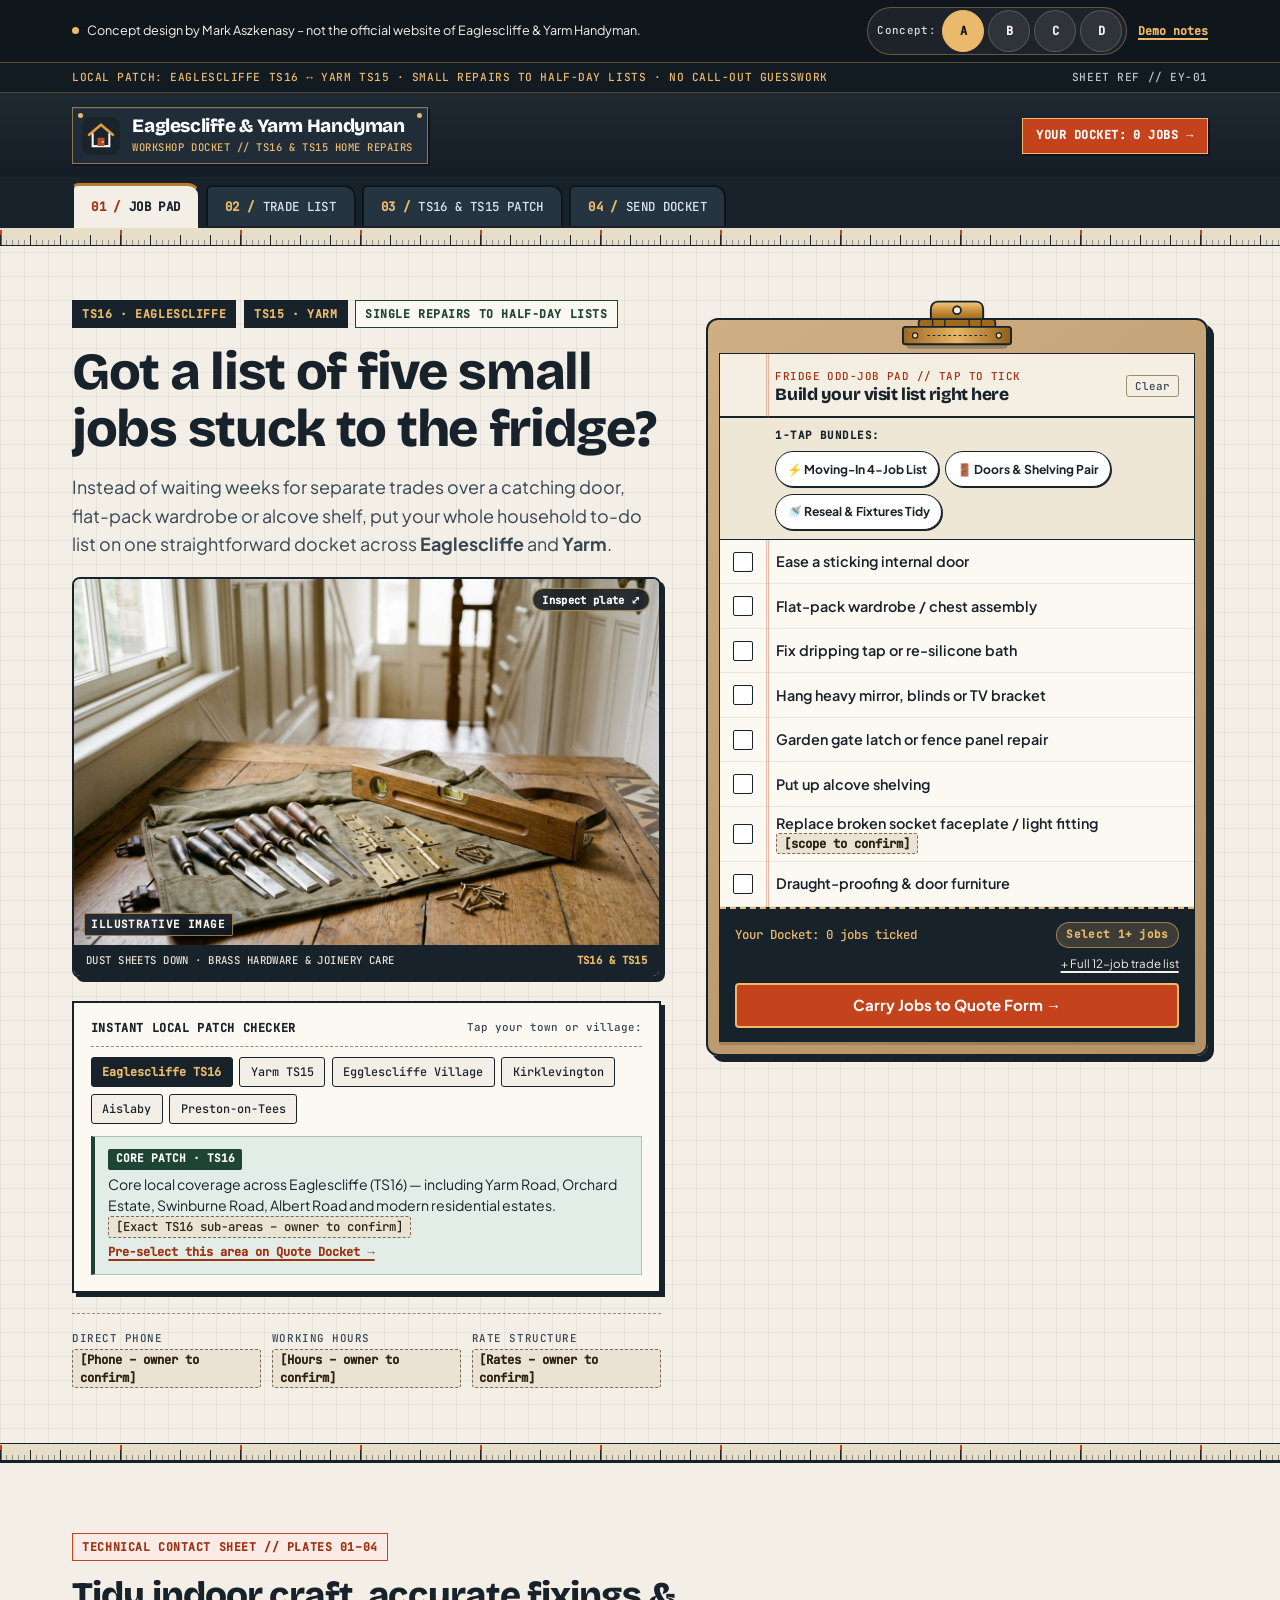
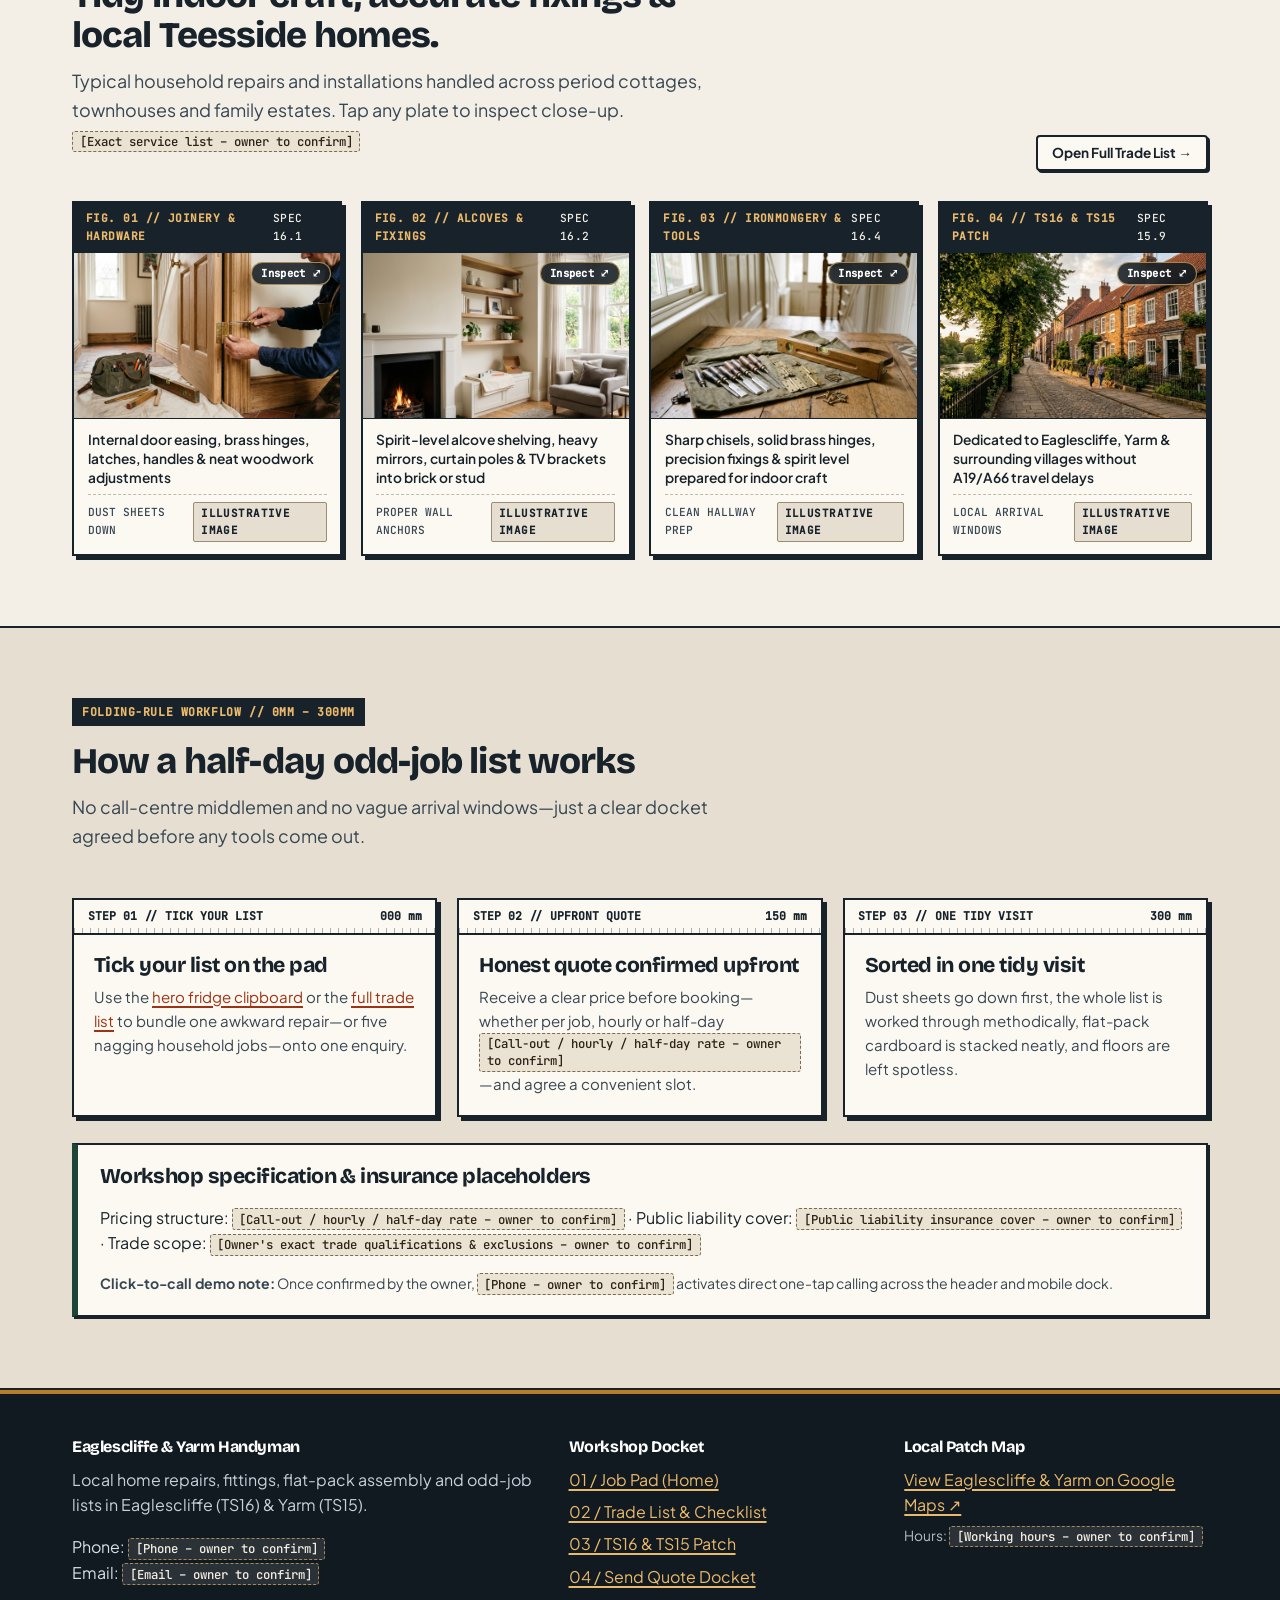
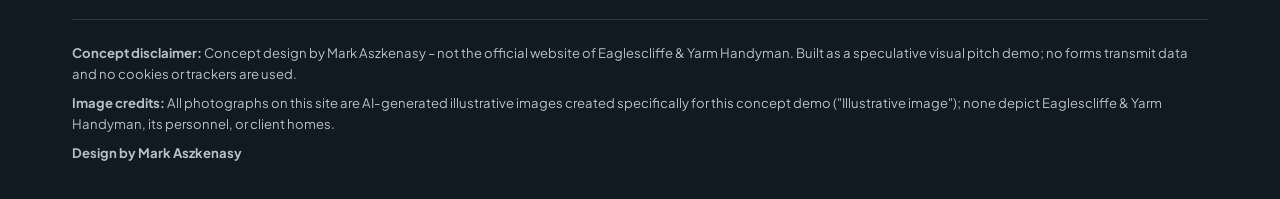
<file: index.html>
<!DOCTYPE html>
<html lang="en-GB">
<head>
  <meta charset="utf-8">
  <meta name="viewport" content="width=device-width, initial-scale=1">
  <meta name="robots" content="noindex, nofollow">
  <title>Eaglescliffe &amp; Yarm Handyman – Local Home Repairs &amp; Odd-Job Docket (Concept Design)</title>
  <meta name="description" content="Draft concept website for Eaglescliffe &amp; Yarm Handyman: practical home repairs, shelving, flat-pack assembly and odd jobs across TS16 and TS15. Not the official site.">
  <meta name="theme-color" content="#18222B">
  <link rel="icon" href="favicon.svg" type="image/svg+xml">
  <link rel="preload" href="fonts/bricolage-grotesque-latin.woff2" as="font" type="font/woff2" crossorigin>
  <link rel="preload" href="fonts/plus-jakarta-sans-latin.woff2" as="font" type="font/woff2" crossorigin>
  <link rel="preload" href="fonts/jetbrains-mono-latin-500.woff2" as="font" type="font/woff2" crossorigin>
  <link rel="stylesheet" href="css/styles.css">
</head>
<body>
  <a class="skip-link" href="#main">Skip to main content</a>

  <!-- Persistent Concept Banner -->
  <div class="concept-banner" role="region" aria-label="Concept website notice">
    <div class="wrap">
      <p class="concept-banner__text">
        <span class="concept-banner__dot" aria-hidden="true"></span>
        <span>Concept design by Mark Aszkenasy – not the official website of Eaglescliffe &amp; Yarm Handyman.</span>
      </p>
      <div class="concept-banner__controls">
        <nav class="concept-switcher" aria-label="Concept version switcher">
          <span class="concept-switcher__label">Concept:</span>
          <a class="concept-switcher__pill is-active" href="index.html" aria-current="page">A</a>
          <a class="concept-switcher__pill" href="b/index.html">B</a>
          <a class="concept-switcher__pill" href="c/index.html">C</a>
          <a class="concept-switcher__pill" href="d/index.html">D</a>
        </nav>
        <a class="concept-banner__notes" href="#image-credits">Demo notes</a>
      </div>
    </div>
  </div>

  <!-- Stamped Workshop Docket / Brass-Plated Toolchest Header -->
  <header class="docket-header">
    <div class="spec-ticker">
      <div class="wrap spec-ticker__inner">
        <span class="spec-ticker__lead">LOCAL PATCH: EAGLESCLIFFE TS16 &harr; YARM TS15 &middot; SMALL REPAIRS TO HALF-DAY LISTS &middot; NO CALL-OUT GUESSWORK</span>
        <span class="spec-ticker__right">SHEET REF // EY-01</span>
      </div>
    </div>

    <div class="toolchest-bar">
      <div class="wrap toolchest-bar__inner">
        <a class="brass-plate" href="index.html">
          <img class="brass-plate__mark" src="images/logo-mark.svg" width="38" height="38" alt="">
          <span class="brass-plate__copy">
            <span class="brass-plate__name">Eaglescliffe &amp; Yarm Handyman</span>
            <span class="brass-plate__serial">WORKSHOP DOCKET // TS16 &amp; TS15 HOME REPAIRS</span>
          </span>
        </a>

        <div class="toolchest-meta">
          <a class="docket-tally-pill" href="quote.html">
            <span data-docket-tally-text>Your Docket: 0 jobs</span>
            <span aria-hidden="true">&rarr;</span>
          </a>

          <button class="nav-toggle" type="button" data-nav-toggle aria-expanded="false" aria-controls="site-nav">
            <svg viewBox="0 0 24 24" fill="none" stroke="currentColor" stroke-width="2.2" stroke-linecap="round" aria-hidden="true">
              <path d="M4 7h16M4 12h16M4 17h16"/>
            </svg>
            <span>Docket</span>
          </button>
        </div>
      </div>
    </div>

    <nav class="folder-nav-rail" id="site-nav" aria-label="Main workshop navigation">
      <div class="wrap">
        <ul class="folder-tabs">
          <li class="folder-tabs__item">
            <a class="folder-tab" href="index.html" aria-current="page">
              <span class="folder-tab__idx">01 /</span>
              <span>JOB PAD</span>
            </a>
          </li>
          <li class="folder-tabs__item">
            <a class="folder-tab" href="services.html">
              <span class="folder-tab__idx">02 /</span>
              <span>TRADE LIST</span>
            </a>
          </li>
          <li class="folder-tabs__item">
            <a class="folder-tab" href="areas.html">
              <span class="folder-tab__idx">03 /</span>
              <span>TS16 &amp; TS15 PATCH</span>
            </a>
          </li>
          <li class="folder-tabs__item">
            <a class="folder-tab" href="quote.html">
              <span class="folder-tab__idx">04 /</span>
              <span>SEND DOCKET</span>
              <span class="job-badge" data-job-count hidden>0</span>
            </a>
          </li>
        </ul>
      </div>
    </nav>
  </header>

  <main id="main">
    <!-- Hero Blueprint Workbench + Cream-Lined Fridge Odd-Job Clipboard -->
    <section class="blueprint-stage" aria-labelledby="hero-heading">
      <div class="ruler-strip" aria-hidden="true"></div>

      <div class="wrap hero-workbench">
        <div class="workbench-grid">
          <!-- Left Column (~52%): Workshop Brief & Instant Patch Checker -->
          <div>
            <div class="stamp-row">
              <span class="stamp-badge">TS16 &middot; EAGLESCLIFFE</span>
              <span class="stamp-badge">TS15 &middot; YARM</span>
              <span class="stamp-badge stamp-badge--outline">SINGLE REPAIRS TO HALF-DAY LISTS</span>
            </div>

            <h1 id="hero-heading">Got a list of five small jobs stuck to the fridge?</h1>

            <p class="lead">
              Instead of waiting weeks for separate trades over a catching door, flat-pack wardrobe or alcove shelf, put your whole household to-do list on one straightforward docket across <strong>Eaglescliffe</strong> and <strong>Yarm</strong>.
            </p>

            <!-- Editorial Craft Hero Visual (Above-the-fold on 390x844 mobile & desktop workbench) -->
            <figure class="hero-plate-frame" data-lightbox-trigger data-lightbox-src="images/detail-1.jpg" data-lightbox-alt="Craftsman canvas tool roll, wood chisels, solid brass hinges and spirit level arranged neatly on a dust-protected oak hallway floor" data-lightbox-caption="Canvas tool roll, sharp chisels, solid brass hinges &amp; spirit level set out cleanly before indoor repairs" data-lightbox-spec="WORKBENCH PLATE // SPEC 16.0">
              <div class="hero-plate-frame__media">
                <img
                  src="images/detail-1.jpg"
                  width="1200"
                  height="896"
                  fetchpriority="high"
                  alt="Craftsman canvas tool roll, wood chisels, solid brass hinges and spirit level arranged neatly on a dust-protected oak hallway floor"
                >
                <span class="hero-plate-frame__badge illus-tag">Illustrative image</span>
                <button type="button" class="photo-zoom-pill" aria-label="Enlarge workshop tool roll photograph">Inspect plate &#x2922;</button>
              </div>
              <figcaption class="hero-plate-frame__cap">
                <span>DUST SHEETS DOWN &middot; BRASS HARDWARE &amp; JOINERY CARE</span>
                <span class="hero-plate-frame__loc">TS16 &amp; TS15</span>
              </figcaption>
            </figure>

            <!-- Interactive Postcode / Village Instant Patch Checker -->
            <div class="patch-checker" data-patch-checker>
              <div class="patch-checker__head">
                <p class="patch-checker__title">Instant Local Patch Checker</p>
                <span class="patch-checker__hint">Tap your town or village:</span>
              </div>

              <div class="patch-pills" role="group" aria-label="Check local coverage by town or village">
                <button type="button" class="patch-pill" data-patch-pill="eaglescliffe" aria-pressed="true">Eaglescliffe TS16</button>
                <button type="button" class="patch-pill" data-patch-pill="yarm" aria-pressed="false">Yarm TS15</button>
                <button type="button" class="patch-pill" data-patch-pill="egglescliffe" aria-pressed="false">Egglescliffe Village</button>
                <button type="button" class="patch-pill" data-patch-pill="kirklevington" aria-pressed="false">Kirklevington</button>
                <button type="button" class="patch-pill" data-patch-pill="aislaby" aria-pressed="false">Aislaby</button>
                <button type="button" class="patch-pill" data-patch-pill="preston" aria-pressed="false">Preston-on-Tees</button>
              </div>

              <div class="patch-readout" data-patch-readout aria-live="polite">
                <div class="patch-readout__top">
                  <span class="patch-readout__stamp" data-patch-stamp>CORE PATCH &middot; TS16</span>
                </div>
                <p class="patch-readout__text">
                  <span data-patch-note>Core local coverage across Eaglescliffe (TS16) — including Yarm Road, Orchard Estate, Swinburne Road, Albert Road and modern residential estates. </span>
                  <span class="ph" data-patch-ph>[Exact TS16 sub-areas – owner to confirm]</span>
                </p>
                <a class="patch-readout__link" data-patch-link href="quote.html?area=eaglescliffe">
                  Pre-select this area on Quote Docket &rarr;
                </a>
              </div>
            </div>

            <!-- Honest Contact & Hours Ledger -->
            <div class="bench-specs" id="contact-details">
              <div>
                <span class="bench-spec__k">Direct Phone</span>
                <span class="bench-spec__v"><span class="ph">[Phone – owner to confirm]</span></span>
              </div>
              <div>
                <span class="bench-spec__k">Working Hours</span>
                <span class="bench-spec__v"><span class="ph">[Hours – owner to confirm]</span></span>
              </div>
              <div>
                <span class="bench-spec__k">Rate Structure</span>
                <span class="bench-spec__v"><span class="ph">[Rates – owner to confirm]</span></span>
              </div>
            </div>
          </div>

          <!-- Right Column (~48%): Physical Tactile Cream-Lined Fridge Odd-Job Clipboard -->
          <aside class="clipboard-board" aria-labelledby="clipboard-title">
            <!-- Custom Inline SVG Brass Bulldog Clip -->
            <svg class="clipboard-clip" viewBox="0 0 156 64" role="img" aria-hidden="true">
              <defs>
                <linearGradient id="brassClipGrad" x1="0%" y1="0%" x2="0%" y2="100%">
                  <stop offset="0%" stop-color="#F2CC82"/>
                  <stop offset="45%" stop-color="#C88E38"/>
                  <stop offset="100%" stop-color="#8B5A15"/>
                </linearGradient>
                <linearGradient id="brassJawGrad" x1="0%" y1="0%" x2="100%" y2="0%">
                  <stop offset="0%" stop-color="#9A671E"/>
                  <stop offset="50%" stop-color="#E6B665"/>
                  <stop offset="100%" stop-color="#8F5D18"/>
                </linearGradient>
              </defs>
              <!-- Cast shadow onto board -->
              <rect x="20" y="34" width="116" height="24" rx="4" fill="rgba(24,34,43,0.28)"/>
              <!-- Top thumb tab with hanging hole -->
              <path d="M56 4 H100 C105 4 108 8 108 13 V28 H48 V13 C48 8 51 4 56 4 Z" fill="url(#brassClipGrad)" stroke="#18222B" stroke-width="2.2"/>
              <circle cx="78" cy="14" r="5.5" fill="#18222B"/>
              <circle cx="78" cy="14" r="3.5" fill="#F3EFE6"/>
              <!-- Spring barrel -->
              <rect x="34" y="24" width="88" height="11" rx="4" fill="#9E6A20" stroke="#18222B" stroke-width="2"/>
              <line x1="50" y1="25" x2="50" y2="34" stroke="#18222B" stroke-width="1.5"/>
              <line x1="64" y1="25" x2="64" y2="34" stroke="#18222B" stroke-width="1.5"/>
              <line x1="92" y1="25" x2="92" y2="34" stroke="#18222B" stroke-width="1.5"/>
              <line x1="106" y1="25" x2="106" y2="34" stroke="#18222B" stroke-width="1.5"/>
              <!-- Wide clamping jaw -->
              <rect x="16" y="33" width="124" height="20" rx="3" fill="url(#brassJawGrad)" stroke="#18222B" stroke-width="2.2"/>
              <!-- Brass rivets -->
              <circle cx="30" cy="43" r="3" fill="#F5D798" stroke="#18222B" stroke-width="1.4"/>
              <circle cx="126" cy="43" r="3" fill="#F5D798" stroke="#18222B" stroke-width="1.4"/>
              <line x1="44" y1="43" x2="112" y2="43" stroke="#18222B" stroke-width="1.2" stroke-dasharray="3 3"/>
            </svg>

            <div class="clipboard-sheet">
              <div class="clipboard-head">
                <div>
                  <span class="clipboard-head__sub">FRIDGE ODD-JOB PAD // TAP TO TICK</span>
                  <h2 class="clipboard-head__title" id="clipboard-title">Build your visit list right here</h2>
                </div>
                <button type="button" class="clipboard-clear-btn" data-clipboard-clear>Clear</button>
              </div>

              <!-- 1-Tap Popular Odd-Job Bundles -->
              <div class="bundle-strip bundle-strip--pad" role="group" aria-label="1-tap popular odd-job bundles">
                <span class="bundle-strip__label">1-Tap Bundles:</span>
                <div class="bundle-pills">
                  <button type="button" class="bundle-pill" data-job-bundle="moving-in" aria-pressed="false">&#9889; Moving-In 4-Job List</button>
                  <button type="button" class="bundle-pill" data-job-bundle="doors-shelving" aria-pressed="false">&#128682; Doors &amp; Shelving Pair</button>
                  <button type="button" class="bundle-pill" data-job-bundle="reseal-tidy" aria-pressed="false">&#128703; Reseal &amp; Fixtures Tidy</button>
                </div>
              </div>

              <ul class="clipboard-list" aria-label="Common household odd jobs">
                <li class="clipboard-row">
                  <label class="clipboard-label" for="hero-job-1">
                    <span class="clipboard-check-cell">
                      <input id="hero-job-1" class="clipboard-input" type="checkbox" data-hero-job value="Ease sticking internal door">
                      <span class="clipboard-box" aria-hidden="true"><svg viewBox="0 0 20 20"><path d="M4 10.5l4 4L16 5.5"/></svg></span>
                    </span>
                    <span class="clipboard-job-text">Ease a sticking internal door</span>
                    <span class="clipboard-row-stamp" aria-hidden="true">Ticked</span>
                  </label>
                </li>

                <li class="clipboard-row">
                  <label class="clipboard-label" for="hero-job-2">
                    <span class="clipboard-check-cell">
                      <input id="hero-job-2" class="clipboard-input" type="checkbox" data-hero-job value="Flat-pack wardrobe / chest assembly">
                      <span class="clipboard-box" aria-hidden="true"><svg viewBox="0 0 20 20"><path d="M4 10.5l4 4L16 5.5"/></svg></span>
                    </span>
                    <span class="clipboard-job-text">Flat-pack wardrobe / chest assembly</span>
                    <span class="clipboard-row-stamp" aria-hidden="true">Ticked</span>
                  </label>
                </li>

                <li class="clipboard-row">
                  <label class="clipboard-label" for="hero-job-3">
                    <span class="clipboard-check-cell">
                      <input id="hero-job-3" class="clipboard-input" type="checkbox" data-hero-job value="Fix dripping tap or re-silicone bath">
                      <span class="clipboard-box" aria-hidden="true"><svg viewBox="0 0 20 20"><path d="M4 10.5l4 4L16 5.5"/></svg></span>
                    </span>
                    <span class="clipboard-job-text">Fix dripping tap or re-silicone bath</span>
                    <span class="clipboard-row-stamp" aria-hidden="true">Ticked</span>
                  </label>
                </li>

                <li class="clipboard-row">
                  <label class="clipboard-label" for="hero-job-4">
                    <span class="clipboard-check-cell">
                      <input id="hero-job-4" class="clipboard-input" type="checkbox" data-hero-job value="Hang heavy mirror, blinds or TV bracket">
                      <span class="clipboard-box" aria-hidden="true"><svg viewBox="0 0 20 20"><path d="M4 10.5l4 4L16 5.5"/></svg></span>
                    </span>
                    <span class="clipboard-job-text">Hang heavy mirror, blinds or TV bracket</span>
                    <span class="clipboard-row-stamp" aria-hidden="true">Ticked</span>
                  </label>
                </li>

                <li class="clipboard-row">
                  <label class="clipboard-label" for="hero-job-5">
                    <span class="clipboard-check-cell">
                      <input id="hero-job-5" class="clipboard-input" type="checkbox" data-hero-job value="Garden gate latch or fence panel repair">
                      <span class="clipboard-box" aria-hidden="true"><svg viewBox="0 0 20 20"><path d="M4 10.5l4 4L16 5.5"/></svg></span>
                    </span>
                    <span class="clipboard-job-text">Garden gate latch or fence panel repair</span>
                    <span class="clipboard-row-stamp" aria-hidden="true">Ticked</span>
                  </label>
                </li>

                <li class="clipboard-row">
                  <label class="clipboard-label" for="hero-job-6">
                    <span class="clipboard-check-cell">
                      <input id="hero-job-6" class="clipboard-input" type="checkbox" data-hero-job value="Put up alcove shelving">
                      <span class="clipboard-box" aria-hidden="true"><svg viewBox="0 0 20 20"><path d="M4 10.5l4 4L16 5.5"/></svg></span>
                    </span>
                    <span class="clipboard-job-text">Put up alcove shelving</span>
                    <span class="clipboard-row-stamp" aria-hidden="true">Ticked</span>
                  </label>
                </li>

                <li class="clipboard-row">
                  <label class="clipboard-label" for="hero-job-7">
                    <span class="clipboard-check-cell">
                      <input id="hero-job-7" class="clipboard-input" type="checkbox" data-hero-job value="Replace broken socket faceplate / light fitting [scope to confirm]">
                      <span class="clipboard-box" aria-hidden="true"><svg viewBox="0 0 20 20"><path d="M4 10.5l4 4L16 5.5"/></svg></span>
                    </span>
                    <span class="clipboard-job-text">Replace broken socket faceplate / light fitting <span class="ph">[scope to confirm]</span></span>
                    <span class="clipboard-row-stamp" aria-hidden="true">Ticked</span>
                  </label>
                </li>

                <li class="clipboard-row">
                  <label class="clipboard-label" for="hero-job-8">
                    <span class="clipboard-check-cell">
                      <input id="hero-job-8" class="clipboard-input" type="checkbox" data-hero-job value="Draught-proofing & door furniture">
                      <span class="clipboard-box" aria-hidden="true"><svg viewBox="0 0 20 20"><path d="M4 10.5l4 4L16 5.5"/></svg></span>
                    </span>
                    <span class="clipboard-job-text">Draught-proofing &amp; door furniture</span>
                    <span class="clipboard-row-stamp" aria-hidden="true">Ticked</span>
                  </label>
                </li>
              </ul>

              <div class="clipboard-footer">
                <div class="clipboard-footer__status" aria-live="polite">
                  <span data-clipboard-tally>Your Docket: 0 jobs ticked</span>
                  <span class="visit-scope-pill" data-visit-scope>Select 1+ jobs</span>
                </div>
                <div class="clipboard-footer__links">
                  <a href="services.html" style="color: #F6EFE2; font-size: 0.72rem;">+ Full 12-job trade list</a>
                </div>
                <a class="btn clipboard-footer__cta" href="quote.html">
                  <span data-clipboard-cta-label>Carry Jobs to Quote Form &rarr;</span>
                </a>
              </div>
            </div>
          </aside>
        </div>
      </div>

      <div class="ruler-strip ruler-strip--top" aria-hidden="true"></div>
    </section>

    <!-- 3-Panel Workshop Contact-Sheet Strip (FIG. 01 · FIG. 02 · FIG. 03) -->
    <section class="section" aria-labelledby="plates-heading">
      <div class="wrap">
        <div class="section-head">
          <div>
            <div class="stamp-row">
              <span class="stamp-badge stamp-badge--terracotta">TECHNICAL CONTACT SHEET // PLATES 01–04</span>
            </div>
            <h2 id="plates-heading">Tidy indoor craft, accurate fixings &amp; local Teesside homes.</h2>
            <p class="lead">
              Typical household repairs and installations handled across period cottages, townhouses and family estates. Tap any plate to inspect close-up. <span class="ph">[Exact service list – owner to confirm]</span>
            </p>
          </div>
          <a class="btn btn--secondary btn--sm" href="services.html">Open Full Trade List &rarr;</a>
        </div>

        <div class="contact-sheet contact-sheet--4">
          <figure class="plate-card" data-lightbox-trigger data-lightbox-src="images/hero-home-repairs.jpg" data-lightbox-alt="Hands fitting a brass hinge onto a solid oak panelled door in a tidy hallway with a canvas tool bag and spirit level on a dust sheet" data-lightbox-caption="Internal door easing, brass hinges, latches, handles &amp; neat woodwork adjustments" data-lightbox-spec="FIG. 01 // JOINERY &amp; HARDWARE">
            <div class="plate-card__bar">
              <span class="plate-card__fig">FIG. 01 // JOINERY &amp; HARDWARE</span>
              <span>SPEC 16.1</span>
            </div>
            <div class="plate-card__media">
              <img
                src="images/hero-home-repairs.jpg"
                width="1440"
                height="803"
                alt="Hands fitting a brass hinge onto a solid oak panelled door in a tidy hallway with a canvas tool bag and spirit level on a dust sheet"
                loading="lazy"
              >
              <button type="button" class="photo-zoom-pill" aria-label="Enlarge Fig 01 Joinery and Hardware photograph">Inspect &#x2922;</button>
            </div>
            <figcaption>
              <span class="plate-card__caption-text">Internal door easing, brass hinges, latches, handles &amp; neat woodwork adjustments</span>
              <span class="plate-card__meta-row">
                <span style="font-family: var(--font-mono); font-size: 0.7rem; color: var(--iron-soft);">DUST SHEETS DOWN</span>
                <span class="illus-tag">Illustrative image</span>
              </span>
            </figcaption>
          </figure>

          <figure class="plate-card" data-lightbox-trigger data-lightbox-src="images/services-shelving-alcove.jpg" data-lightbox-alt="Solid oak floating shelves fitted into a living room chimney alcove with a spirit level and fixings on a dust sheet below" data-lightbox-caption="Spirit-level alcove shelving, heavy mirrors, curtain poles &amp; TV brackets into brick or stud" data-lightbox-spec="FIG. 02 // ALCOVES &amp; FIXINGS">
            <div class="plate-card__bar">
              <span class="plate-card__fig">FIG. 02 // ALCOVES &amp; FIXINGS</span>
              <span>SPEC 16.2</span>
            </div>
            <div class="plate-card__media">
              <img
                src="images/services-shelving-alcove.jpg"
                width="1200"
                height="896"
                alt="Solid oak floating shelves fitted into a living room chimney alcove with a spirit level and fixings on a dust sheet below"
                loading="lazy"
              >
              <button type="button" class="photo-zoom-pill" aria-label="Enlarge Fig 02 Alcoves and Fixings photograph">Inspect &#x2922;</button>
            </div>
            <figcaption>
              <span class="plate-card__caption-text">Spirit-level alcove shelving, heavy mirrors, curtain poles &amp; TV brackets into brick or stud</span>
              <span class="plate-card__meta-row">
                <span style="font-family: var(--font-mono); font-size: 0.7rem; color: var(--iron-soft);">PROPER WALL ANCHORS</span>
                <span class="illus-tag">Illustrative image</span>
              </span>
            </figcaption>
          </figure>

          <figure class="plate-card" data-lightbox-trigger data-lightbox-src="images/detail-1.jpg" data-lightbox-alt="Craftsman canvas tool roll, wood chisels, solid brass hinges and spirit level arranged neatly on an oak hallway floor" data-lightbox-caption="Sharp chisels, solid brass hinges, precision fixings &amp; spirit level set out cleanly before work begins" data-lightbox-spec="FIG. 03 // IRONMONGERY &amp; TOOLS">
            <div class="plate-card__bar">
              <span class="plate-card__fig">FIG. 03 // IRONMONGERY &amp; TOOLS</span>
              <span>SPEC 16.4</span>
            </div>
            <div class="plate-card__media">
              <img
                src="images/detail-1.jpg"
                width="1200"
                height="896"
                alt="Craftsman canvas tool roll, wood chisels, solid brass hinges and spirit level arranged neatly on an oak hallway floor"
                loading="lazy"
              >
              <button type="button" class="photo-zoom-pill" aria-label="Enlarge Fig 03 Ironmongery and Tools photograph">Inspect &#x2922;</button>
            </div>
            <figcaption>
              <span class="plate-card__caption-text">Sharp chisels, solid brass hinges, precision fixings &amp; spirit level prepared for indoor craft</span>
              <span class="plate-card__meta-row">
                <span style="font-family: var(--font-mono); font-size: 0.7rem; color: var(--iron-soft);">CLEAN HALLWAY PREP</span>
                <span class="illus-tag">Illustrative image</span>
              </span>
            </figcaption>
          </figure>

          <figure class="plate-card" data-lightbox-trigger data-lightbox-src="images/areas-brick-houses.jpg" data-lightbox-alt="Warm red-brick period townhouses with pantile roofs beside a tree-lined riverside walk in evening sunlight" data-lightbox-caption="Dedicated to Eaglescliffe, Yarm &amp; surrounding villages without A19/A66 travel delays" data-lightbox-spec="FIG. 04 // TS16 &amp; TS15 PATCH">
            <div class="plate-card__bar">
              <span class="plate-card__fig">FIG. 04 // TS16 &amp; TS15 PATCH</span>
              <span>SPEC 15.9</span>
            </div>
            <div class="plate-card__media">
              <img
                src="images/areas-brick-houses.jpg"
                width="1440"
                height="803"
                alt="Warm red-brick period townhouses with pantile roofs beside a tree-lined riverside walk in evening sunlight"
                loading="lazy"
              >
              <button type="button" class="photo-zoom-pill" aria-label="Enlarge Fig 04 TS16 and TS15 Patch photograph">Inspect &#x2922;</button>
            </div>
            <figcaption>
              <span class="plate-card__caption-text">Dedicated to Eaglescliffe, Yarm &amp; surrounding villages without A19/A66 travel delays</span>
              <span class="plate-card__meta-row">
                <span style="font-family: var(--font-mono); font-size: 0.7rem; color: var(--iron-soft);">LOCAL ARRIVAL WINDOWS</span>
                <span class="illus-tag">Illustrative image</span>
              </span>
            </figcaption>
          </figure>
        </div>
      </div>
    </section>

    <!-- "How a Half-Day List Works" — 3-Step Carpenter's Ruler Timeline -->
    <section class="section section--alt" aria-labelledby="timeline-heading">
      <div class="wrap">
        <div class="section-head">
          <div>
            <div class="stamp-row">
              <span class="stamp-badge">FOLDING-RULE WORKFLOW // 0MM &ndash; 300MM</span>
            </div>
            <h2 id="timeline-heading">How a half-day odd-job list works</h2>
            <p class="lead">
              No call-centre middlemen and no vague arrival windows—just a clear docket agreed before any tools come out.
            </p>
          </div>
        </div>

        <div class="ruler-timeline">
          <article class="ruler-step">
            <div class="ruler-step__measure">
              <span>STEP 01 // TICK YOUR LIST</span>
              <span>000 mm</span>
            </div>
            <div class="ruler-step__body">
              <h3>Tick your list on the pad</h3>
              <p>
                Use the <a href="#clipboard-title">hero fridge clipboard</a> or the <a href="services.html">full trade list</a> to bundle one awkward repair—or five nagging household jobs—onto one enquiry.
              </p>
            </div>
          </article>

          <article class="ruler-step">
            <div class="ruler-step__measure">
              <span>STEP 02 // UPFRONT QUOTE</span>
              <span>150 mm</span>
            </div>
            <div class="ruler-step__body">
              <h3>Honest quote confirmed upfront</h3>
              <p>
                Receive a clear price before booking—whether per job, hourly or half-day <span class="ph">[Call-out / hourly / half-day rate – owner to confirm]</span>—and agree a convenient slot.
              </p>
            </div>
          </article>

          <article class="ruler-step">
            <div class="ruler-step__measure">
              <span>STEP 03 // ONE TIDY VISIT</span>
              <span>300 mm</span>
            </div>
            <div class="ruler-step__body">
              <h3>Sorted in one tidy visit</h3>
              <p>
                Dust sheets go down first, the whole list is worked through methodically, flat-pack cardboard is stacked neatly, and floors are left spotless.
              </p>
            </div>
          </article>
        </div>

        <div class="notice-box" style="margin-top: 1.65rem;">
          <h3>Workshop specification &amp; insurance placeholders</h3>
          <p>
            Pricing structure: <span class="ph">[Call-out / hourly / half-day rate – owner to confirm]</span> &middot;
            Public liability cover: <span class="ph">[Public liability insurance cover – owner to confirm]</span> &middot;
            Trade scope: <span class="ph">[Owner's exact trade qualifications &amp; exclusions – owner to confirm]</span>
          </p>
          <p style="font-size: 0.88rem; color: var(--iron-soft); margin-top: 0.55rem;">
            <strong>Click-to-call demo note:</strong> Once confirmed by the owner, <span class="ph">[Phone – owner to confirm]</span> activates direct one-tap calling across the header and mobile dock.
          </p>
        </div>
      </div>
    </section>
  </main>

  <!-- Workshop Site Footer -->
  <footer class="site-footer">
    <div class="wrap">
      <div class="footer-grid">
        <div>
          <h3>Eaglescliffe &amp; Yarm Handyman</h3>
          <p style="margin-top: 0; color: #C6D1DA;">
            Local home repairs, fittings, flat-pack assembly and odd-job lists in Eaglescliffe (TS16) &amp; Yarm (TS15).
          </p>
          <p style="margin-bottom: 0;">
            Phone: <span class="ph ph--on-dark">[Phone – owner to confirm]</span><br>
            Email: <span class="ph ph--on-dark">[Email – owner to confirm]</span>
          </p>
        </div>

        <div>
          <h3>Workshop Docket</h3>
          <ul>
            <li><a href="index.html">01 / Job Pad (Home)</a></li>
            <li><a href="services.html">02 / Trade List &amp; Checklist</a></li>
            <li><a href="areas.html">03 / TS16 &amp; TS15 Patch</a></li>
            <li><a href="quote.html">04 / Send Quote Docket</a></li>
          </ul>
        </div>

        <div>
          <h3>Local Patch Map</h3>
          <ul>
            <li>
              <a href="https://www.google.com/maps/search/?api=1&amp;query=Eaglescliffe+and+Yarm+TS16+TS15" target="_blank" rel="noopener noreferrer">
                View Eaglescliffe &amp; Yarm on Google Maps &nearr;
              </a>
            </li>
            <li style="color: #B4C0CA; font-size: 0.86rem;">
              Hours: <span class="ph ph--on-dark">[Working hours – owner to confirm]</span>
            </li>
          </ul>
        </div>
      </div>

      <div class="footer-legal" id="image-credits">
        <p><strong>Concept disclaimer:</strong> Concept design by Mark Aszkenasy – not the official website of Eaglescliffe &amp; Yarm Handyman. Built as a speculative visual pitch demo; no forms transmit data and no cookies or trackers are used.</p>
        <p><strong>Image credits:</strong> All photographs on this site are AI-generated illustrative images created specifically for this concept demo ("Illustrative image"); none depict Eaglescliffe &amp; Yarm Handyman, its personnel, or client homes.</p>
        <p><strong>Design by Mark Aszkenasy</strong></p>
      </div>
    </div>
  </footer>

  <!-- Solid Opaque Sticky Mobile Quick-Action Dock -->
  <div class="mobile-dock" role="region" aria-label="Quick actions">
    <a class="btn btn--call" href="#contact-details">Call: [To confirm]</a>
    <a class="btn btn--primary" href="quote.html">
      <span>Send Docket</span>
      <span class="job-badge" data-job-count hidden>0</span>
    </a>
  </div>

  <script src="js/main.js" defer></script>
</body>
</html>
</file>
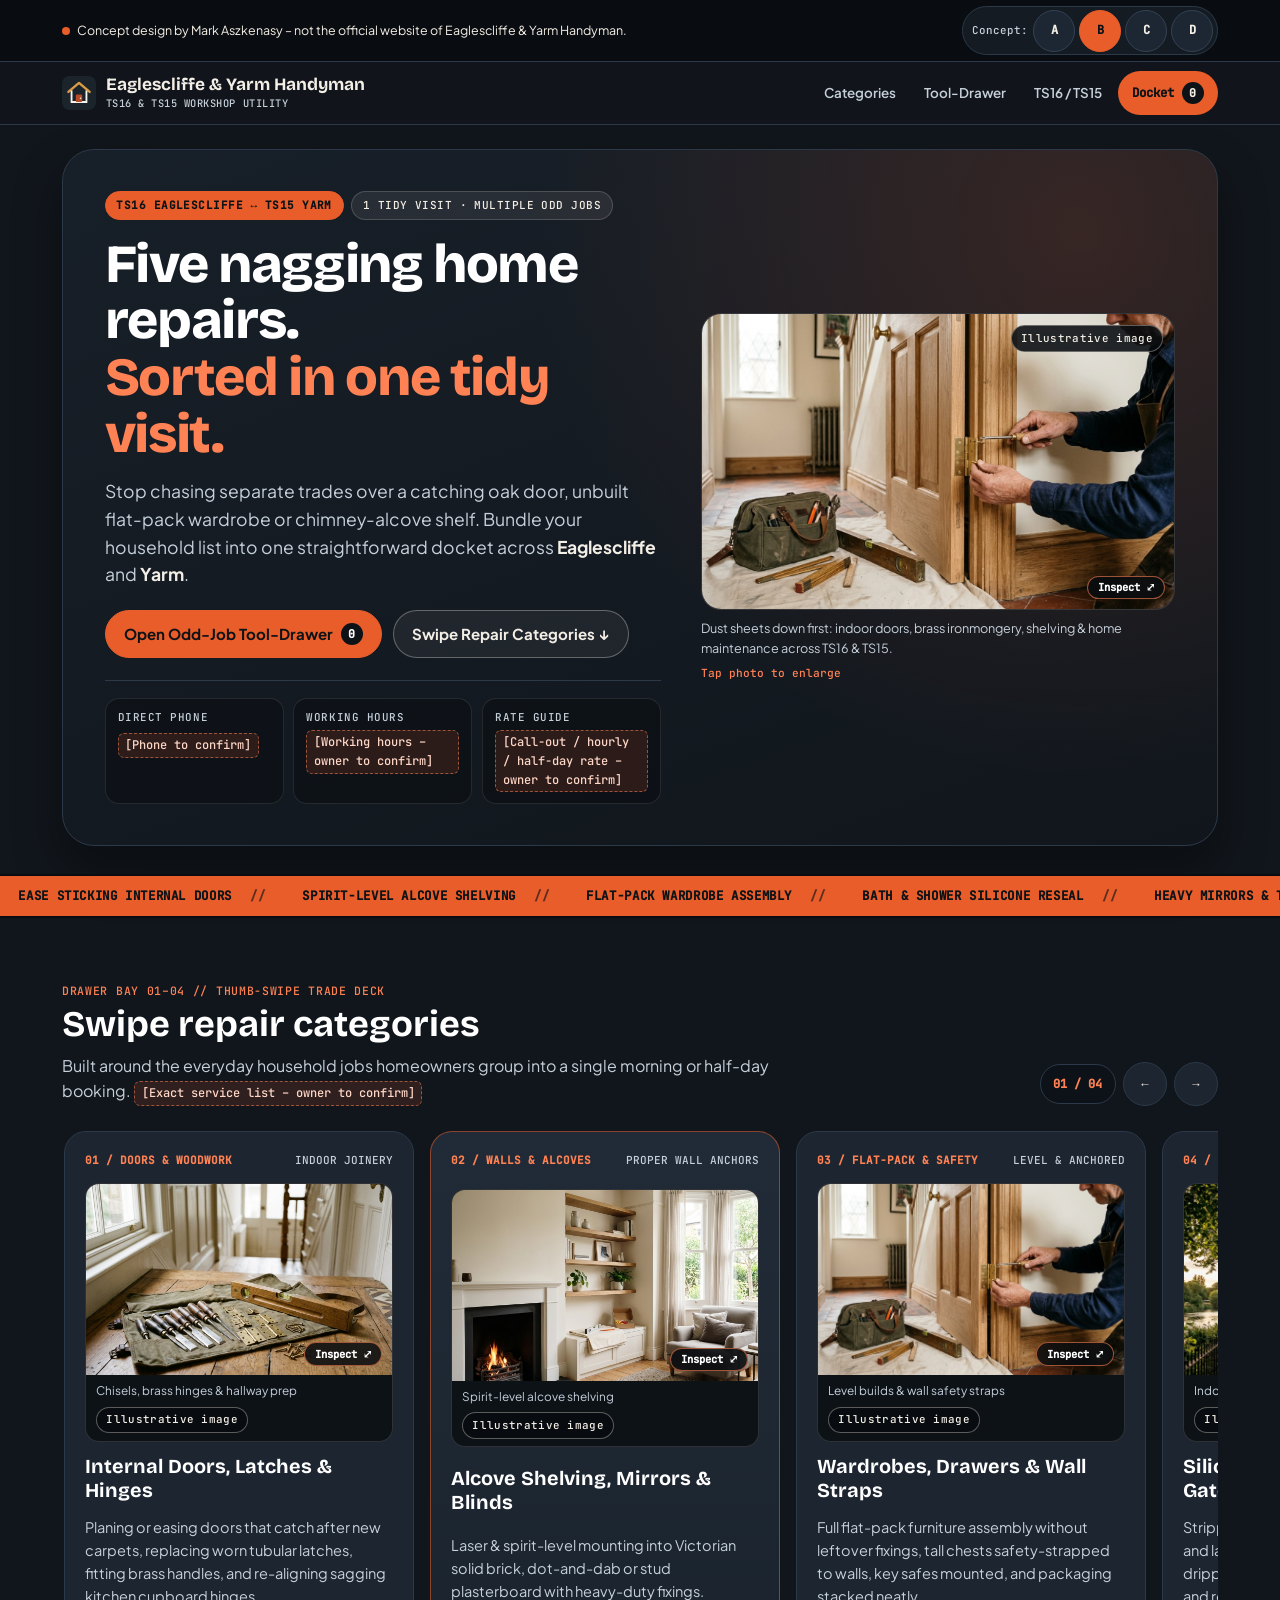
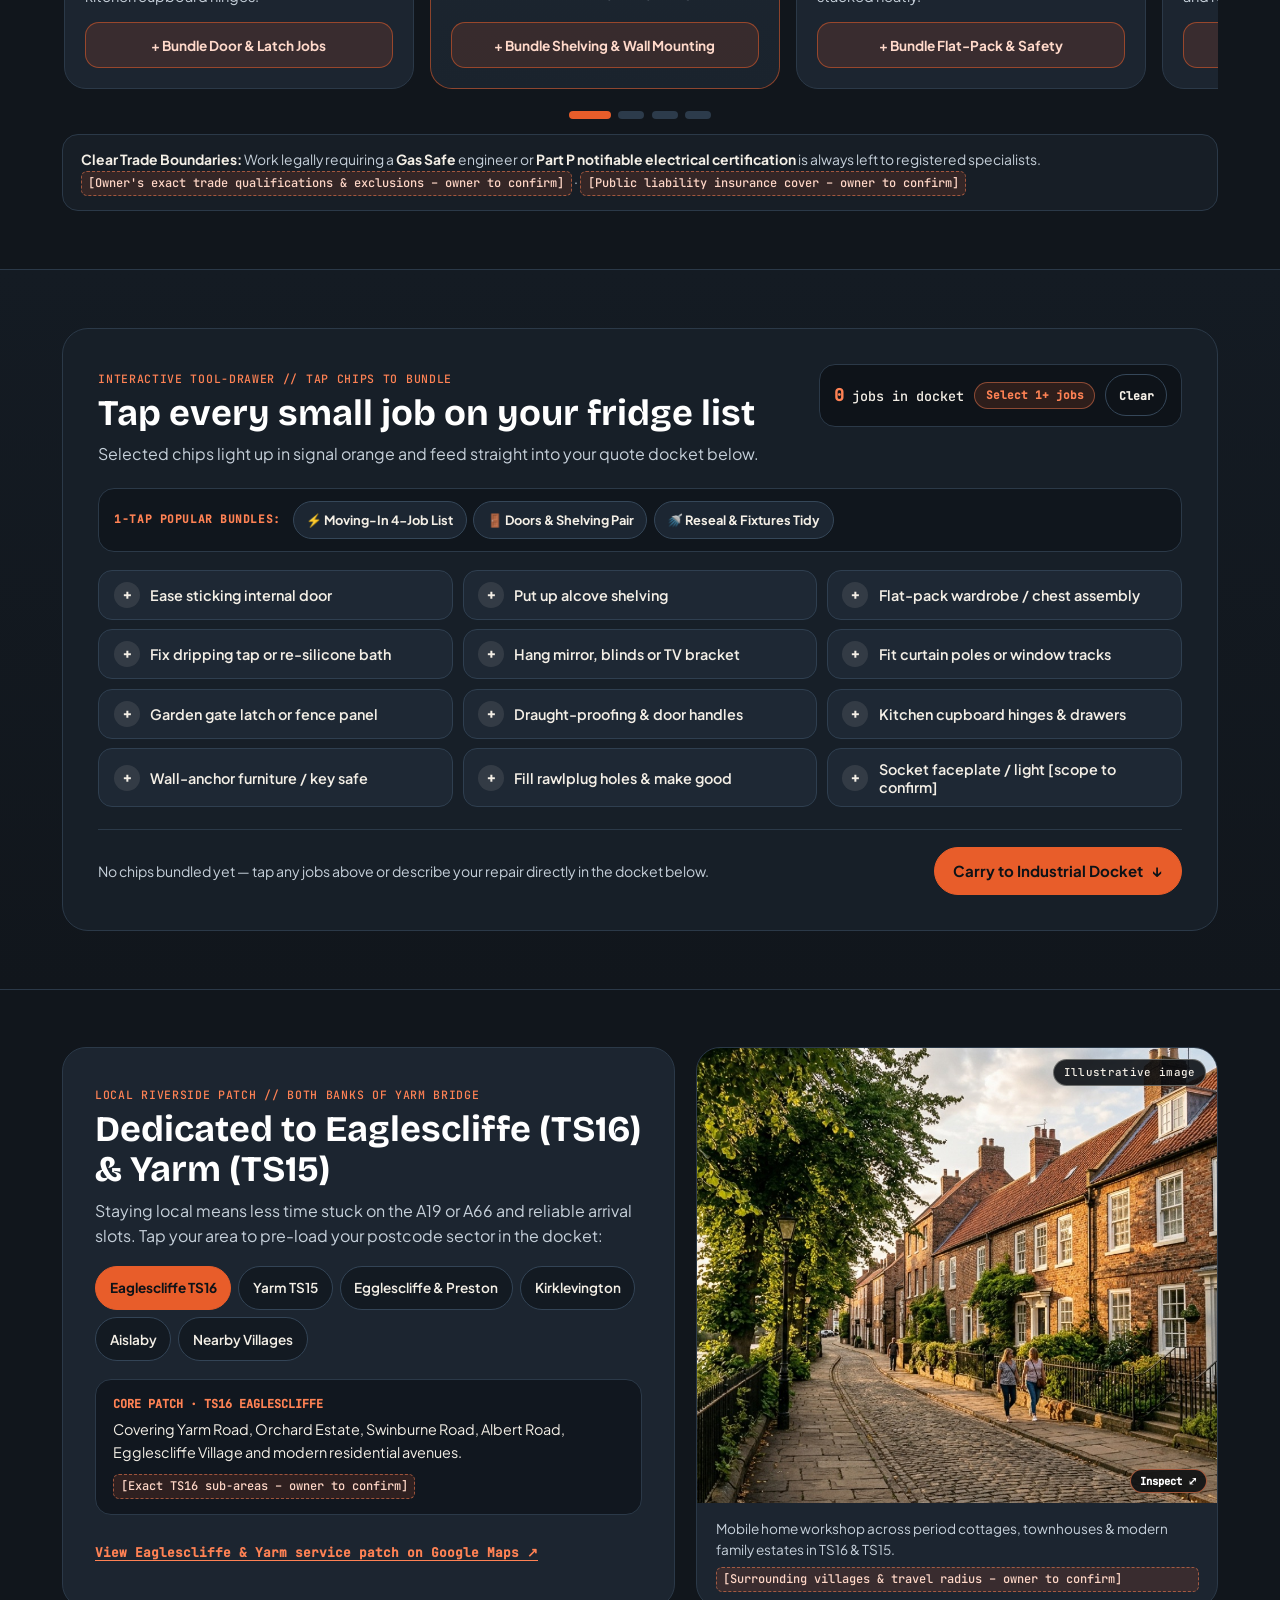
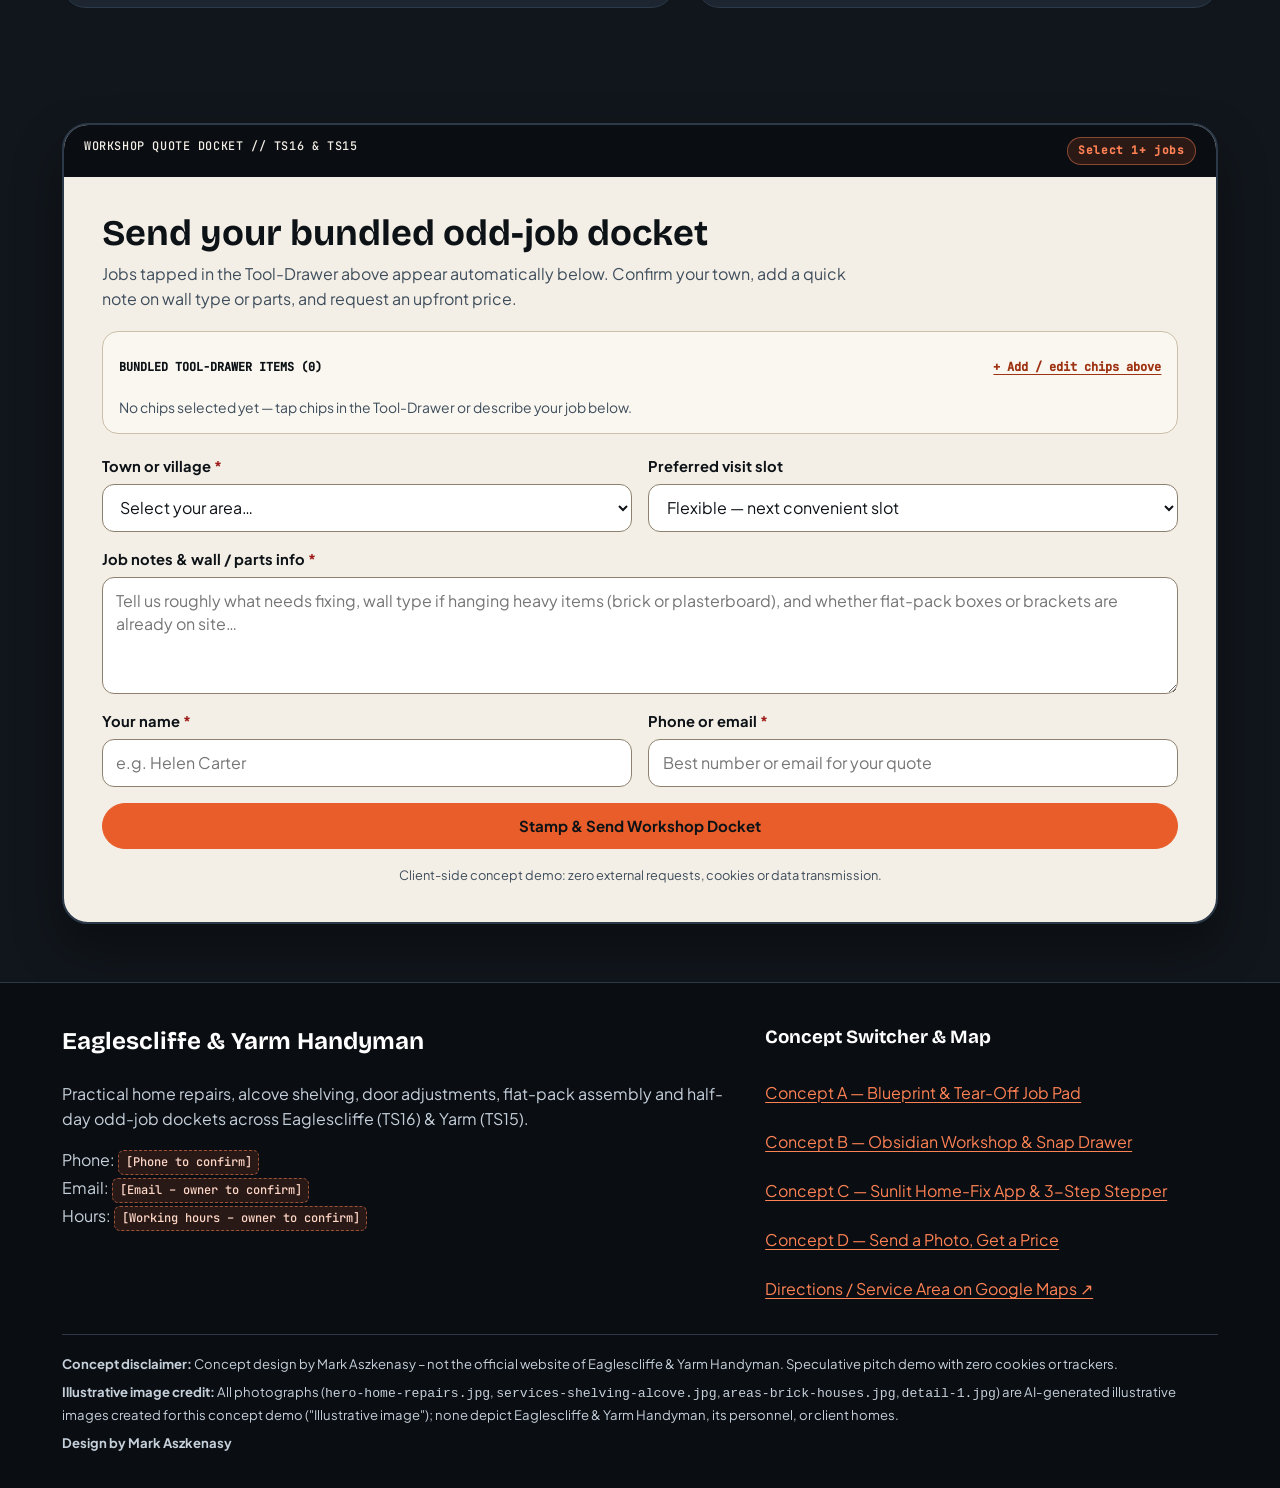
<file: b/index.html>
<!DOCTYPE html>
<html lang="en-GB">
<head>
  <meta charset="utf-8">
  <meta name="viewport" content="width=device-width, initial-scale=1">
  <meta name="robots" content="noindex, nofollow">
  <title>Eaglescliffe &amp; Yarm Handyman — Obsidian Workshop &amp; Odd-Job Drawer (Concept B)</title>
  <meta name="description" content="Concept B website for Eaglescliffe &amp; Yarm Handyman: bold obsidian workshop utility, thumb-swipe repair categories, and tap-to-bundle odd-job docket across TS16 and TS15.">
  <meta name="theme-color" content="#11161C">
  <link rel="icon" href="../favicon.svg" type="image/svg+xml">
  <link rel="preload" href="../fonts/bricolage-grotesque-latin.woff2" as="font" type="font/woff2" crossorigin>
  <link rel="preload" href="../fonts/plus-jakarta-sans-latin.woff2" as="font" type="font/woff2" crossorigin>
  <link rel="preload" href="../fonts/jetbrains-mono-latin-500.woff2" as="font" type="font/woff2" crossorigin>
  <link rel="stylesheet" href="css/styles.css">
</head>
<body>
  <a class="skip-link" href="#main">Skip to main content</a>

  <!-- Persistent Top Concept Banner -->
  <div class="concept-banner" role="region" aria-label="Concept website notice">
    <div class="wrap concept-banner__inner">
      <p class="concept-banner__text">
        <span class="concept-banner__dot" aria-hidden="true"></span>
        <span>Concept design by Mark Aszkenasy – not the official website of Eaglescliffe &amp; Yarm Handyman.</span>
      </p>
      <div class="concept-banner__controls">
        <nav class="concept-switcher" aria-label="Concept version switcher">
          <span class="concept-switcher__label">Concept:</span>
          <a class="concept-switcher__pill" href="../index.html">A</a>
          <a class="concept-switcher__pill is-active" href="index.html" aria-current="page">B</a>
          <a class="concept-switcher__pill" href="../c/index.html">C</a>
          <a class="concept-switcher__pill" href="../d/index.html">D</a>
        </nav>
      </div>
    </div>
  </div>

  <!-- Obsidian Workshop Top Utility Bar -->
  <header class="obsidian-header">
    <div class="scroll-progress-hairline" id="b-scroll-progress" aria-hidden="true"></div>
    <div class="wrap obsidian-header__inner">
      <a class="brand-lockup" href="#top">
        <img class="brand-lockup__mark" src="../images/logo-mark.svg" width="36" height="36" alt="">
        <span class="brand-lockup__text">
          <span class="brand-lockup__title">Eaglescliffe &amp; Yarm Handyman</span>
          <span class="brand-lockup__sub">TS16 &amp; TS15 WORKSHOP UTILITY</span>
        </span>
      </a>

      <nav class="header-links" aria-label="Page sections">
        <a class="header-links__item" href="#categories">Categories</a>
        <a class="header-links__item" href="#tool-drawer">Tool-Drawer</a>
        <a class="header-links__item" href="#patch">TS16 / TS15</a>
        <a class="header-links__cta" href="#docket-form-section">
          <span>Docket</span>
          <span class="live-badge" data-bundle-count>0</span>
        </a>
      </nav>
    </div>
  </header>

  <main id="main">
    <!-- Full-Bleed Rounded Dark Hero Card -->
    <section class="hero-shell" id="top" aria-labelledby="hero-heading">
      <div class="wrap">
        <div class="hero-card">
          <div class="hero-card__grid">
            <div class="hero-card__copy">
              <div class="signal-pills">
                <span class="signal-pill signal-pill--orange">TS16 EAGLESCLIFFE &harr; TS15 YARM</span>
                <span class="signal-pill">1 TIDY VISIT &middot; MULTIPLE ODD JOBS</span>
              </div>

              <h1 id="hero-heading" class="hero-title">
                Five nagging home repairs. <span class="hero-title__chalk">Sorted in one tidy visit.</span>
              </h1>

              <p class="hero-lead">
                Stop chasing separate trades over a catching oak door, unbuilt flat-pack wardrobe or chimney-alcove shelf. Bundle your household list into one straightforward docket across <strong>Eaglescliffe</strong> and <strong>Yarm</strong>.
              </p>

              <div class="hero-actions">
                <a class="btn btn--signal" href="#tool-drawer">
                  <span>Open Odd-Job Tool-Drawer</span>
                  <span class="live-badge live-badge--dark" data-bundle-count>0</span>
                </a>
                <a class="btn btn--chalk-outline" href="#categories">
                  Swipe Repair Categories &darr;
                </a>
              </div>

              <!-- Honest Spec Readout -->
              <dl class="hero-ledger" id="contact-ledger">
                <div class="hero-ledger__cell">
                  <dt>Direct Phone</dt>
                  <dd><span class="ph">[Phone to confirm]</span></dd>
                </div>
                <div class="hero-ledger__cell">
                  <dt>Working Hours</dt>
                  <dd><span class="ph">[Working hours – owner to confirm]</span></dd>
                </div>
                <div class="hero-ledger__cell">
                  <dt>Rate Guide</dt>
                  <dd><span class="ph">[Call-out / hourly / half-day rate – owner to confirm]</span></dd>
                </div>
              </dl>
            </div>

            <figure class="hero-media" data-lightbox-trigger data-lightbox-src="../images/hero-home-repairs.jpg" data-lightbox-alt="Hands fitting a brass hinge onto a solid oak panelled door in a tidy hallway with a canvas tool bag and spirit level on a dust sheet" data-lightbox-caption="Dust sheets down first: indoor doors, brass ironmongery, shelving &amp; home maintenance across TS16 &amp; TS15." data-lightbox-spec="HERO PLATE // INDOOR JOINERY">
              <div class="hero-media__frame">
                <img
                  src="../images/hero-home-repairs.jpg"
                  width="1440"
                  height="803"
                  alt="Hands fitting a brass hinge onto a solid oak panelled door in a tidy hallway with a canvas tool bag and spirit level on a dust sheet"
                  fetchpriority="high"
                >
                <span class="illus-badge">Illustrative image</span>
                <button type="button" class="photo-zoom-btn" aria-label="Enlarge hero joinery photograph">Inspect &#x2922;</button>
              </div>
              <figcaption class="hero-media__caption">
                <span>Dust sheets down first: indoor doors, brass ironmongery, shelving &amp; home maintenance across TS16 &amp; TS15.</span>
                <span class="hero-media__tag">Tap photo to enlarge</span>
              </figcaption>
            </figure>
          </div>
        </div>
      </div>
    </section>

    <!-- Continuous Kinetic Marquee Strip of Odd Jobs (Static under prefers-reduced-motion) -->
    <section class="kinetic-rail" aria-label="Typical household odd jobs">
      <div class="kinetic-rail__track">
        <ul class="kinetic-rail__list">
          <li>EASE STICKING INTERNAL DOORS</li>
          <li>SPIRIT-LEVEL ALCOVE SHELVING</li>
          <li>FLAT-PACK WARDROBE ASSEMBLY</li>
          <li>BATH &amp; SHOWER SILICONE RESEAL</li>
          <li>HEAVY MIRRORS &amp; TV WALL BRACKETS</li>
          <li>GARDEN GATE LATCHES &amp; FENCE PANELS</li>
          <li>DRAUGHT-PROOFING &amp; BRASS HANDLES</li>
          <li>CURTAIN POLES &amp; BLINDS</li>
        </ul>
        <ul class="kinetic-rail__list" aria-hidden="true">
          <li>EASE STICKING INTERNAL DOORS</li>
          <li>SPIRIT-LEVEL ALCOVE SHELVING</li>
          <li>FLAT-PACK WARDROBE ASSEMBLY</li>
          <li>BATH &amp; SHOWER SILICONE RESEAL</li>
          <li>HEAVY MIRRORS &amp; TV WALL BRACKETS</li>
          <li>GARDEN GATE LATCHES &amp; FENCE PANELS</li>
          <li>DRAUGHT-PROOFING &amp; BRASS HANDLES</li>
          <li>CURTAIN POLES &amp; BLINDS</li>
        </ul>
      </div>
    </section>

    <!-- Horizontal CSS Scroll-Snap Cards of Repair Categories -->
    <section class="section" id="categories" aria-labelledby="categories-heading">
      <div class="wrap">
        <div class="section-head">
          <div>
            <span class="eyebrow">DRAWER BAY 01&ndash;04 // THUMB-SWIPE TRADE DECK</span>
            <h2 id="categories-heading">Swipe repair categories</h2>
            <p class="section-sub">
              Built around the everyday household jobs homeowners group into a single morning or half-day booking. <span class="ph">[Exact service list – owner to confirm]</span>
            </p>
          </div>
          <div class="snap-controls" aria-label="Scroll repair categories">
            <span class="snap-counter" id="b-snap-counter" aria-live="polite">01 / 04</span>
            <button type="button" class="snap-btn" data-snap-dir="-1" aria-label="Previous repair category">&larr;</button>
            <button type="button" class="snap-btn" data-snap-dir="1" aria-label="Next repair category">&rarr;</button>
          </div>
        </div>
      </div>

      <div class="wrap snap-wrap">
        <div class="snap-rail" id="category-snap-rail" tabindex="0" role="region" aria-label="Repair category cards">
          <!-- Card 01 (with new detail-1.jpg craftsman tool roll & brass hinges photo) -->
          <article class="snap-card">
            <div class="snap-card__top">
              <span class="snap-card__index">01 / DOORS &amp; WOODWORK</span>
              <span class="snap-card__spec">INDOOR JOINERY</span>
            </div>
            <figure class="snap-card__photo" data-lightbox-trigger data-lightbox-src="../images/detail-1.jpg" data-lightbox-alt="Craftsman canvas tool roll, wood chisels, solid brass hinges and spirit level arranged neatly on an oak hallway floor" data-lightbox-caption="Sharp chisels, solid brass hinges &amp; precision joinery tools prepared cleanly on protected flooring." data-lightbox-spec="01 / DOORS &amp; BRASS IRONMONGERY">
              <div class="snap-card__photo-stage">
                <img
                  src="../images/detail-1.jpg"
                  width="1200"
                  height="896"
                  alt="Craftsman canvas tool roll, wood chisels, solid brass hinges and spirit level arranged neatly on an oak hallway floor"
                  loading="lazy"
                >
                <button type="button" class="photo-zoom-btn" aria-label="Enlarge Doors and Brass Ironmongery photograph">Inspect &#x2922;</button>
              </div>
              <figcaption>
                <span>Chisels, brass hinges &amp; hallway prep</span>
                <span class="illus-badge illus-badge--inline">Illustrative image</span>
              </figcaption>
            </figure>
            <h3>Internal Doors, Latches &amp; Hinges</h3>
            <p>
              Planing or easing doors that catch after new carpets, replacing worn tubular latches, fitting brass handles, and re-aligning sagging kitchen cupboard hinges.
            </p>
            <button
              type="button"
              class="btn btn--drawer-add"
              data-bundle-preset="Ease sticking internal door|Draught-proofing & door furniture"
            >
              + Bundle Door &amp; Latch Jobs
            </button>
          </article>

          <!-- Card 02 (with shelving photo) -->
          <article class="snap-card snap-card--featured">
            <div class="snap-card__top">
              <span class="snap-card__index">02 / WALLS &amp; ALCOVES</span>
              <span class="snap-card__spec">PROPER WALL ANCHORS</span>
            </div>
            <figure class="snap-card__photo" data-lightbox-trigger data-lightbox-src="../images/services-shelving-alcove.jpg" data-lightbox-alt="Solid oak floating shelves fitted into a living room chimney alcove with a spirit level and fixings on a dust sheet below" data-lightbox-caption="Spirit-level alcove shelving, heavy mirrors, curtain poles &amp; TV brackets into brick or stud." data-lightbox-spec="02 / WALLS &amp; ALCOVES">
              <div class="snap-card__photo-stage">
                <img
                  src="../images/services-shelving-alcove.jpg"
                  width="1200"
                  height="896"
                  alt="Solid oak floating shelves fitted into a living room chimney alcove with a spirit level and fixings on a dust sheet below"
                  loading="lazy"
                >
                <button type="button" class="photo-zoom-btn" aria-label="Enlarge Alcove Shelving photograph">Inspect &#x2922;</button>
              </div>
              <figcaption>
                <span>Spirit-level alcove shelving</span>
                <span class="illus-badge illus-badge--inline">Illustrative image</span>
              </figcaption>
            </figure>
            <h3>Alcove Shelving, Mirrors &amp; Blinds</h3>
            <p>
              Laser &amp; spirit-level mounting into Victorian solid brick, dot-and-dab or stud plasterboard with heavy-duty fixings.
            </p>
            <button
              type="button"
              class="btn btn--drawer-add"
              data-bundle-preset="Put up alcove shelving|Hang heavy mirror, blinds or TV bracket"
            >
              + Bundle Shelving &amp; Wall Mounting
            </button>
          </article>

          <!-- Card 03 (with indoor craft photo) -->
          <article class="snap-card">
            <div class="snap-card__top">
              <span class="snap-card__index">03 / FLAT-PACK &amp; SAFETY</span>
              <span class="snap-card__spec">LEVEL &amp; ANCHORED</span>
            </div>
            <figure class="snap-card__photo" data-lightbox-trigger data-lightbox-src="../images/hero-home-repairs.jpg" data-lightbox-alt="Hands fitting brass hardware in a tidy hallway with a canvas tool bag and spirit level on a dust sheet" data-lightbox-caption="Full flat-pack assembly, sturdy wall-strapping for tall wardrobes &amp; tidy room cleanup." data-lightbox-spec="03 / FLAT-PACK &amp; FIXTURES">
              <div class="snap-card__photo-stage">
                <img
                  src="../images/hero-home-repairs.jpg"
                  width="1440"
                  height="803"
                  alt="Hands fitting brass hardware in a tidy hallway with a canvas tool bag and spirit level on a dust sheet"
                  loading="lazy"
                >
                <button type="button" class="photo-zoom-btn" aria-label="Enlarge Flat-Pack and Fixtures photograph">Inspect &#x2922;</button>
              </div>
              <figcaption>
                <span>Level builds &amp; wall safety straps</span>
                <span class="illus-badge illus-badge--inline">Illustrative image</span>
              </figcaption>
            </figure>
            <h3>Wardrobes, Drawers &amp; Wall Straps</h3>
            <p>
              Full flat-pack furniture assembly without leftover fixings, tall chests safety-strapped to walls, key safes mounted, and packaging stacked neatly.
            </p>
            <button
              type="button"
              class="btn btn--drawer-add"
              data-bundle-preset="Flat-pack wardrobe / chest assembly|Wall-anchor tall furniture or fit key safe"
            >
              + Bundle Flat-Pack &amp; Safety
            </button>
          </article>

          <!-- Card 04 (with exterior brick townhouses photo) -->
          <article class="snap-card">
            <div class="snap-card__top">
              <span class="snap-card__index">04 / WET ROOMS &amp; GARDEN</span>
              <span class="snap-card__spec">SEAL &amp; SECURE</span>
            </div>
            <figure class="snap-card__photo" data-lightbox-trigger data-lightbox-src="../images/areas-brick-houses.jpg" data-lightbox-alt="Warm red-brick period townhouses with pantile roofs beside a tree-lined riverside walk in evening sunlight" data-lightbox-caption="Preventative indoor &amp; outdoor maintenance across period brick cottages and modern estates." data-lightbox-spec="04 / WET ROOMS &amp; EXTERIOR">
              <div class="snap-card__photo-stage">
                <img
                  src="../images/areas-brick-houses.jpg"
                  width="1440"
                  height="803"
                  alt="Warm red-brick period townhouses with pantile roofs beside a tree-lined riverside walk in evening sunlight"
                  loading="lazy"
                >
                <button type="button" class="photo-zoom-btn" aria-label="Enlarge Wet Rooms and Garden photograph">Inspect &#x2922;</button>
              </div>
              <figcaption>
                <span>Indoor seals &amp; garden gate latches</span>
                <span class="illus-badge illus-badge--inline">Illustrative image</span>
              </figcaption>
            </figure>
            <h3>Silicone Resealing, Taps &amp; Gates</h3>
            <p>
              Stripping tired mouldy bath or shower sealant and laying crisp sanitary silicone, fixing dripping taps, making good old wall holes, and repairing garden gate latches.
            </p>
            <button
              type="button"
              class="btn btn--drawer-add"
              data-bundle-preset="Fix dripping tap or re-silicone bath|Garden gate latch or fence panel repair"
            >
              + Bundle Silicone &amp; Gate Jobs
            </button>
          </article>
        </div>

        <div class="snap-dots" id="b-snap-dots" role="tablist" aria-label="Category card position">
          <button type="button" class="snap-dot is-active" data-snap-dot="0" aria-label="Go to card 1"></button>
          <button type="button" class="snap-dot" data-snap-dot="1" aria-label="Go to card 2"></button>
          <button type="button" class="snap-dot" data-snap-dot="2" aria-label="Go to card 3"></button>
          <button type="button" class="snap-dot" data-snap-dot="3" aria-label="Go to card 4"></button>
        </div>
      </div>

      <div class="wrap">
        <div class="boundary-strip" role="note">
          <strong>Clear Trade Boundaries:</strong> Work legally requiring a <strong>Gas Safe</strong> engineer or <strong>Part P notifiable electrical certification</strong> is always left to registered specialists. <span class="ph">[Owner's exact trade qualifications &amp; exclusions – owner to confirm]</span> &middot; <span class="ph">[Public liability insurance cover – owner to confirm]</span>
        </div>
      </div>
    </section>

    <!-- Interactive Tap-to-Bundle Odd-Job Chips ("Snap Tool-Drawer") -->
    <section class="section section--drawer" id="tool-drawer" aria-labelledby="drawer-heading">
      <div class="wrap">
        <div class="drawer-panel">
          <div class="drawer-panel__head">
            <div>
              <span class="eyebrow">INTERACTIVE TOOL-DRAWER // TAP CHIPS TO BUNDLE</span>
              <h2 id="drawer-heading">Tap every small job on your fridge list</h2>
              <p class="section-sub">
                Selected chips light up in signal orange and feed straight into your quote docket below.
              </p>
            </div>

            <div class="drawer-panel__tally" aria-live="polite">
              <span class="drawer-tally-Readout">
                <strong data-bundle-count>0</strong> <span data-bundle-word>jobs</span> in docket
              </span>
              <span class="scope-badge" data-visit-scope>Select 1+ jobs</span>
              <div class="drawer-panel__quick-btns">
                <button type="button" class="btn-mini btn-mini--ghost" id="clear-drawer-btn">Clear</button>
              </div>
            </div>
          </div>

          <!-- 1-Tap Popular Odd-Job Bundles -->
          <div class="quick-bundles-bar" role="group" aria-label="1-tap popular odd-job bundles">
            <span class="quick-bundles-bar__label">1-Tap Popular Bundles:</span>
            <div class="quick-bundles-bar__pills">
              <button type="button" class="quick-bundle-pill" data-quick-bundle="moving-in" aria-pressed="false">&#9889; Moving-In 4-Job List</button>
              <button type="button" class="quick-bundle-pill" data-quick-bundle="doors-shelving" aria-pressed="false">&#128682; Doors &amp; Shelving Pair</button>
              <button type="button" class="quick-bundle-pill" data-quick-bundle="reseal-tidy" aria-pressed="false">&#128703; Reseal &amp; Fixtures Tidy</button>
            </div>
          </div>

          <div class="chip-grid" role="group" aria-label="Tap odd jobs to bundle into your quote docket">
            <button type="button" class="job-chip" data-job-chip="Ease sticking internal door" aria-pressed="false">
              <span class="job-chip__indicator" aria-hidden="true">+</span>
              <span class="job-chip__label">Ease sticking internal door</span>
            </button>

            <button type="button" class="job-chip" data-job-chip="Put up alcove shelving" aria-pressed="false">
              <span class="job-chip__indicator" aria-hidden="true">+</span>
              <span class="job-chip__label">Put up alcove shelving</span>
            </button>

            <button type="button" class="job-chip" data-job-chip="Flat-pack wardrobe / chest assembly" aria-pressed="false">
              <span class="job-chip__indicator" aria-hidden="true">+</span>
              <span class="job-chip__label">Flat-pack wardrobe / chest assembly</span>
            </button>

            <button type="button" class="job-chip" data-job-chip="Fix dripping tap or re-silicone bath" aria-pressed="false">
              <span class="job-chip__indicator" aria-hidden="true">+</span>
              <span class="job-chip__label">Fix dripping tap or re-silicone bath</span>
            </button>

            <button type="button" class="job-chip" data-job-chip="Hang heavy mirror, blinds or TV bracket" aria-pressed="false">
              <span class="job-chip__indicator" aria-hidden="true">+</span>
              <span class="job-chip__label">Hang mirror, blinds or TV bracket</span>
            </button>

            <button type="button" class="job-chip" data-job-chip="Fit curtain poles or window tracks" aria-pressed="false">
              <span class="job-chip__indicator" aria-hidden="true">+</span>
              <span class="job-chip__label">Fit curtain poles or window tracks</span>
            </button>

            <button type="button" class="job-chip" data-job-chip="Garden gate latch or fence panel repair" aria-pressed="false">
              <span class="job-chip__indicator" aria-hidden="true">+</span>
              <span class="job-chip__label">Garden gate latch or fence panel</span>
            </button>

            <button type="button" class="job-chip" data-job-chip="Draught-proofing & door furniture" aria-pressed="false">
              <span class="job-chip__indicator" aria-hidden="true">+</span>
              <span class="job-chip__label">Draught-proofing &amp; door handles</span>
            </button>

            <button type="button" class="job-chip" data-job-chip="Cupboard hinges & kitchen drawer runners" aria-pressed="false">
              <span class="job-chip__indicator" aria-hidden="true">+</span>
              <span class="job-chip__label">Kitchen cupboard hinges &amp; drawers</span>
            </button>

            <button type="button" class="job-chip" data-job-chip="Wall-anchor tall furniture or fit key safe" aria-pressed="false">
              <span class="job-chip__indicator" aria-hidden="true">+</span>
              <span class="job-chip__label">Wall-anchor furniture / key safe</span>
            </button>

            <button type="button" class="job-chip" data-job-chip="Wall filling, patching & making good" aria-pressed="false">
              <span class="job-chip__indicator" aria-hidden="true">+</span>
              <span class="job-chip__label">Fill rawlplug holes &amp; make good</span>
            </button>

            <button type="button" class="job-chip" data-job-chip="Replace broken socket faceplate / light fitting [scope to confirm]" aria-pressed="false">
              <span class="job-chip__indicator" aria-hidden="true">+</span>
              <span class="job-chip__label">Socket faceplate / light [scope to confirm]</span>
            </button>
          </div>

          <div class="drawer-panel__foot">
            <p class="drawer-panel__hint" id="drawer-live-summary" aria-live="polite">
              No chips bundled yet — tap any jobs above or describe your repair directly in the docket below.
            </p>
            <a class="btn btn--signal" href="#docket-form-section">
              <span>Carry to Industrial Docket</span>
              <span aria-hidden="true">&darr;</span>
            </a>
          </div>
        </div>
      </div>
    </section>

    <!-- TS16 & TS15 Local Patch Split Section -->
    <section class="section" id="patch" aria-labelledby="patch-heading">
      <div class="wrap patch-split">
        <div class="patch-card">
          <span class="eyebrow">LOCAL RIVERSIDE PATCH // BOTH BANKS OF YARM BRIDGE</span>
          <h2 id="patch-heading">Dedicated to Eaglescliffe (TS16) &amp; Yarm (TS15)</h2>
          <p class="section-sub">
            Staying local means less time stuck on the A19 or A66 and reliable arrival slots. Tap your area to pre-load your postcode sector in the docket:
          </p>

          <div class="area-selector" role="group" aria-label="Select your town or village">
            <button type="button" class="area-pill is-selected" data-area-pick="eaglescliffe" aria-pressed="true">Eaglescliffe TS16</button>
            <button type="button" class="area-pill" data-area-pick="yarm" aria-pressed="false">Yarm TS15</button>
            <button type="button" class="area-pill" data-area-pick="egglescliffe-preston" aria-pressed="false">Egglescliffe &amp; Preston</button>
            <button type="button" class="area-pill" data-area-pick="kirklevington" aria-pressed="false">Kirklevington</button>
            <button type="button" class="area-pill" data-area-pick="aislaby" aria-pressed="false">Aislaby</button>
            <button type="button" class="area-pill" data-area-pick="nearby" aria-pressed="false">Nearby Villages</button>
          </div>

          <div class="area-readout" id="area-readout" aria-live="polite">
            <p class="area-readout__stamp" id="area-readout-stamp">CORE PATCH &middot; TS16 EAGLESCLIFFE</p>
            <p class="area-readout__desc" id="area-readout-desc">
              Covering Yarm Road, Orchard Estate, Swinburne Road, Albert Road, Egglescliffe Village and modern residential avenues.
            </p>
            <p class="area-readout__ph">
              <span class="ph" id="area-readout-ph">[Exact TS16 sub-areas – owner to confirm]</span>
            </p>
          </div>

          <a
            class="map-link"
            href="https://www.google.com/maps/search/?api=1&amp;query=Eaglescliffe+and+Yarm+TS16+TS15"
            target="_blank"
            rel="noopener noreferrer"
          >
            View Eaglescliffe &amp; Yarm service patch on Google Maps &nearr;
          </a>
        </div>

        <figure class="patch-photo-card" data-lightbox-trigger data-lightbox-src="../images/areas-brick-houses.jpg" data-lightbox-alt="Warm red-brick period townhouses with pantile roofs beside a tree-lined riverside walk in evening sunlight" data-lightbox-caption="Mobile home workshop across period cottages, townhouses &amp; modern family estates in TS16 &amp; TS15." data-lightbox-spec="LOCAL PATCH // TS16 &amp; TS15">
          <div class="patch-photo-card__img">
            <img
              src="../images/areas-brick-houses.jpg"
              width="1440"
              height="803"
              alt="Warm red-brick period townhouses with pantile roofs beside a tree-lined riverside walk in evening sunlight"
              loading="lazy"
            >
            <span class="illus-badge">Illustrative image</span>
            <button type="button" class="photo-zoom-btn" aria-label="Enlarge Eaglescliffe and Yarm riverside townhouses photograph">Inspect &#x2922;</button>
          </div>
          <figcaption class="patch-photo-card__cap">
            <span>Mobile home workshop across period cottages, townhouses &amp; modern family estates in TS16 &amp; TS15.</span>
            <span class="ph">[Surrounding villages &amp; travel radius – owner to confirm]</span>
          </figcaption>
        </figure>
      </div>
    </section>

    <!-- Chalk-on-Obsidian Industrial Quote Docket Form -->
    <section class="section" id="docket-form-section" aria-labelledby="docket-heading">
      <div class="wrap">
        <div class="chalk-docket">
          <div class="chalk-docket__bar">
            <span>WORKSHOP QUOTE DOCKET // TS16 &amp; TS15</span>
            <span class="scope-badge" data-visit-scope>Select 1+ jobs</span>
          </div>

          <div class="chalk-docket__body">
            <div class="chalk-docket__intro">
              <h2 id="docket-heading">Send your bundled odd-job docket</h2>
              <p>
                Jobs tapped in the Tool-Drawer above appear automatically below. Confirm your town, add a quick note on wall type or parts, and request an upfront price.
              </p>
            </div>

            <!-- Live Bundled Jobs Box inside Chalk Form -->
            <div class="bundled-manifest" aria-live="polite">
              <div class="bundled-manifest__top">
                <span class="bundled-manifest__title">BUNDLED TOOL-DRAWER ITEMS (<span data-bundle-count>0</span>)</span>
                <a class="bundled-manifest__edit" href="#tool-drawer">+ Add / edit chips above</a>
              </div>
              <div class="bundled-manifest__items" id="docket-bundled-tags">
                <span class="bundled-manifest__empty">No chips selected yet — tap chips in the Tool-Drawer or describe your job below.</span>
              </div>
            </div>

            <form id="industrial-docket-form" class="docket-form" novalidate>
              <div class="form-row form-row--two">
                <div class="form-field">
                  <label for="b-area">Town or village <span class="req" aria-hidden="true">*</span></label>
                  <select id="b-area" name="area" required aria-describedby="b-area-err">
                    <option value="">Select your area&hellip;</option>
                    <option value="eaglescliffe">Eaglescliffe (TS16)</option>
                    <option value="yarm">Yarm (TS15)</option>
                    <option value="egglescliffe-preston">Egglescliffe Village / Preston-on-Tees</option>
                    <option value="kirklevington">Kirklevington (TS15)</option>
                    <option value="aislaby">Aislaby (TS16)</option>
                    <option value="nearby">Other nearby village [radius to confirm]</option>
                  </select>
                  <p class="field-err" id="b-area-err" role="alert"></p>
                </div>

                <div class="form-field">
                  <label for="b-window">Preferred visit slot</label>
                  <select id="b-window" name="window">
                    <option value="flexible">Flexible — next convenient slot</option>
                    <option value="this-week">Ideally within 7 days</option>
                    <option value="half-day">Half-day bundle (group all jobs)</option>
                    <option value="morning-only">Weekday mornings preferred</option>
                  </select>
                </div>
              </div>

              <div class="form-field">
                <label for="b-notes">Job notes &amp; wall / parts info <span class="req" aria-hidden="true">*</span></label>
                <textarea
                  id="b-notes"
                  name="notes"
                  rows="4"
                  required
                  aria-describedby="b-notes-err"
                  placeholder="Tell us roughly what needs fixing, wall type if hanging heavy items (brick or plasterboard), and whether flat-pack boxes or brackets are already on site…"
                ></textarea>
                <p class="field-err" id="b-notes-err" role="alert"></p>
              </div>

              <div class="form-row form-row--two">
                <div class="form-field">
                  <label for="b-name">Your name <span class="req" aria-hidden="true">*</span></label>
                  <input id="b-name" name="name" type="text" autocomplete="name" required aria-describedby="b-name-err" placeholder="e.g. Helen Carter">
                  <p class="field-err" id="b-name-err" role="alert"></p>
                </div>

                <div class="form-field">
                  <label for="b-contact">Phone or email <span class="req" aria-hidden="true">*</span></label>
                  <input id="b-contact" name="contact" type="text" required aria-describedby="b-contact-err" placeholder="Best number or email for your quote">
                  <p class="field-err" id="b-contact-err" role="alert"></p>
                </div>
              </div>

              <button type="submit" class="btn btn--signal btn--full">
                Stamp &amp; Send Workshop Docket
              </button>
              <p class="form-footnote">
                Client-side concept demo: zero external requests, cookies or data transmission.
              </p>
            </form>

            <div class="demo-confirm" id="b-demo-confirm" tabindex="-1" role="status" aria-live="polite" hidden>
              <p class="demo-confirm__exact">Demo only – in the live site this would go straight to Eaglescliffe &amp; Yarm Handyman.</p>

              <div class="owner-ticket" id="b-owner-ticket">
                <div class="owner-ticket__head">
                  <span>What Eaglescliffe &amp; Yarm Handyman Receives</span>
                  <span class="owner-ticket__ref" id="b-ticket-ref">REF #EY-2041</span>
                </div>
                <dl class="owner-ticket__grid">
                  <div>
                    <dt>Customer</dt>
                    <dd id="b-ticket-name">&mdash;</dd>
                  </div>
                  <div>
                    <dt>Reply Contact</dt>
                    <dd id="b-ticket-contact">&mdash;</dd>
                  </div>
                  <div>
                    <dt>Area &amp; Slot</dt>
                    <dd id="b-ticket-area">&mdash;</dd>
                  </div>
                  <div>
                    <dt>Visit Scope</dt>
                    <dd id="b-ticket-scope">&mdash;</dd>
                  </div>
                  <div class="owner-ticket__full">
                    <dt>Bundled Odd Jobs</dt>
                    <dd id="b-ticket-jobs">&mdash;</dd>
                  </div>
                  <div class="owner-ticket__full">
                    <dt>Job Notes</dt>
                    <dd id="b-ticket-notes">&mdash;</dd>
                  </div>
                </dl>
                <div class="owner-ticket__actions">
                  <button type="button" class="btn btn--signal btn--compact" id="b-copy-summary-btn">Copy Summary</button>
                  <button type="button" class="btn btn--chalk-outline btn--compact" id="b-reset-demo-btn">Reset Demo</button>
                </div>
              </div>

              <p class="demo-confirm__recap" id="b-demo-recap"></p>
            </div>
          </div>
        </div>
      </div>
    </section>
  </main>

  <!-- Obsidian Workshop Footer -->
  <footer class="obsidian-footer">
    <div class="wrap">
      <div class="footer-cols">
        <div>
          <h2>Eaglescliffe &amp; Yarm Handyman</h2>
          <p>
            Practical home repairs, alcove shelving, door adjustments, flat-pack assembly and half-day odd-job dockets across Eaglescliffe (TS16) &amp; Yarm (TS15).
          </p>
          <p>
            Phone: <span class="ph">[Phone to confirm]</span><br>
            Email: <span class="ph">[Email – owner to confirm]</span><br>
            Hours: <span class="ph">[Working hours – owner to confirm]</span>
          </p>
        </div>

        <div>
          <h3>Concept Switcher &amp; Map</h3>
          <ul class="footer-links">
            <li><a href="../index.html">Concept A — Blueprint &amp; Tear-Off Job Pad</a></li>
            <li><a href="index.html" aria-current="page">Concept B — Obsidian Workshop &amp; Snap Drawer</a></li>
            <li><a href="../c/index.html">Concept C — Sunlit Home-Fix App &amp; 3-Step Stepper</a></li>
            <li><a href="../d/index.html">Concept D — Send a Photo, Get a Price</a></li>
            <li>
              <a href="https://www.google.com/maps/search/?api=1&amp;query=Eaglescliffe+and+Yarm+TS16+TS15" target="_blank" rel="noopener noreferrer">
                Directions / Service Area on Google Maps &nearr;
              </a>
            </li>
          </ul>
        </div>
      </div>

      <div class="footer-legal">
        <p><strong>Concept disclaimer:</strong> Concept design by Mark Aszkenasy – not the official website of Eaglescliffe &amp; Yarm Handyman. Speculative pitch demo with zero cookies or trackers.</p>
        <p><strong>Illustrative image credit:</strong> All photographs (<code>hero-home-repairs.jpg</code>, <code>services-shelving-alcove.jpg</code>, <code>areas-brick-houses.jpg</code>, <code>detail-1.jpg</code>) are AI-generated illustrative images created for this concept demo ("Illustrative image"); none depict Eaglescliffe &amp; Yarm Handyman, its personnel, or client homes.</p>
        <p><strong>Design by Mark Aszkenasy</strong></p>
      </div>
    </div>
  </footer>

  <!-- Floating Pill Bottom Bar on Mobile -->
  <div class="floating-pill-dock" role="region" aria-label="Quick mobile actions">
    <a class="dock-pill dock-pill--phone" href="#contact-ledger">
      Call: [Phone to confirm]
    </a>
    <a class="dock-pill dock-pill--action" href="#docket-form-section">
      <span>Docket</span>
      <span class="live-badge live-badge--dark" data-bundle-count>0</span>
    </a>
  </div>

  <script src="js/app.js" defer></script>
</body>
</html>
</file>
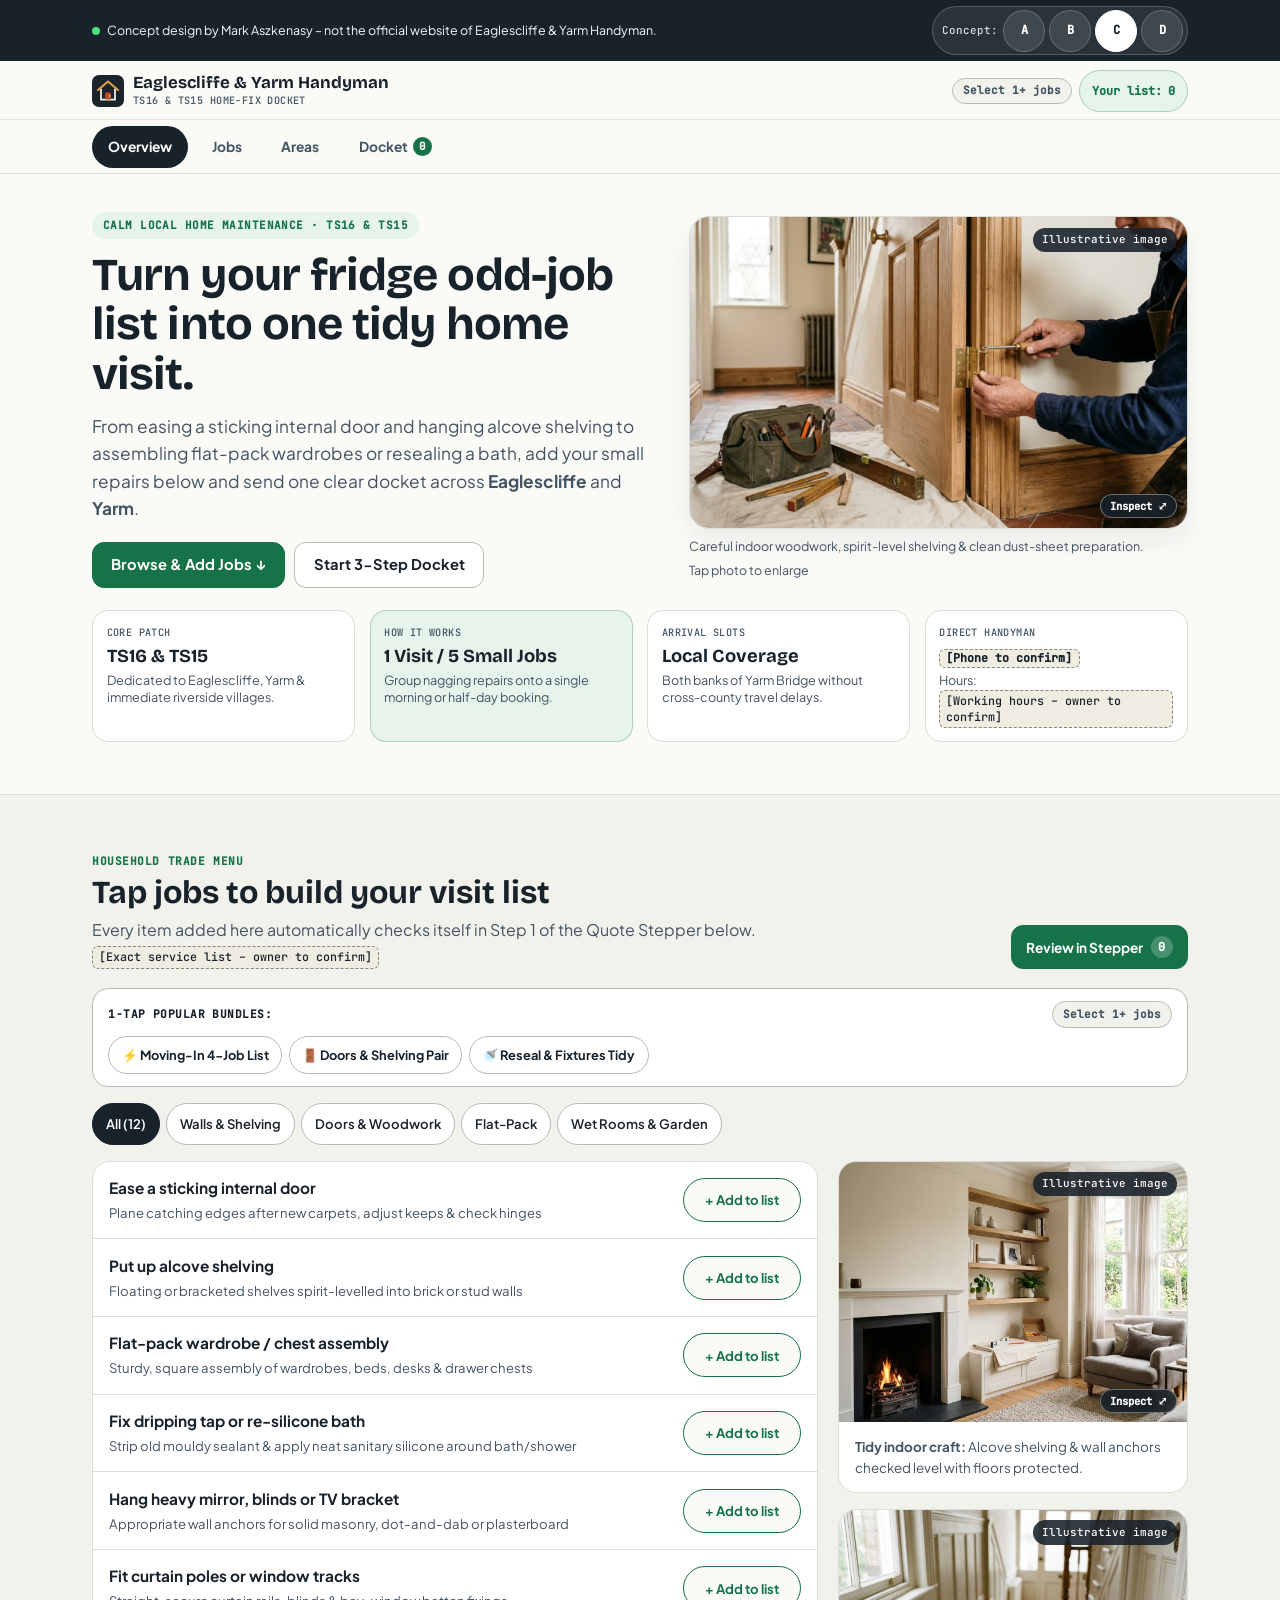
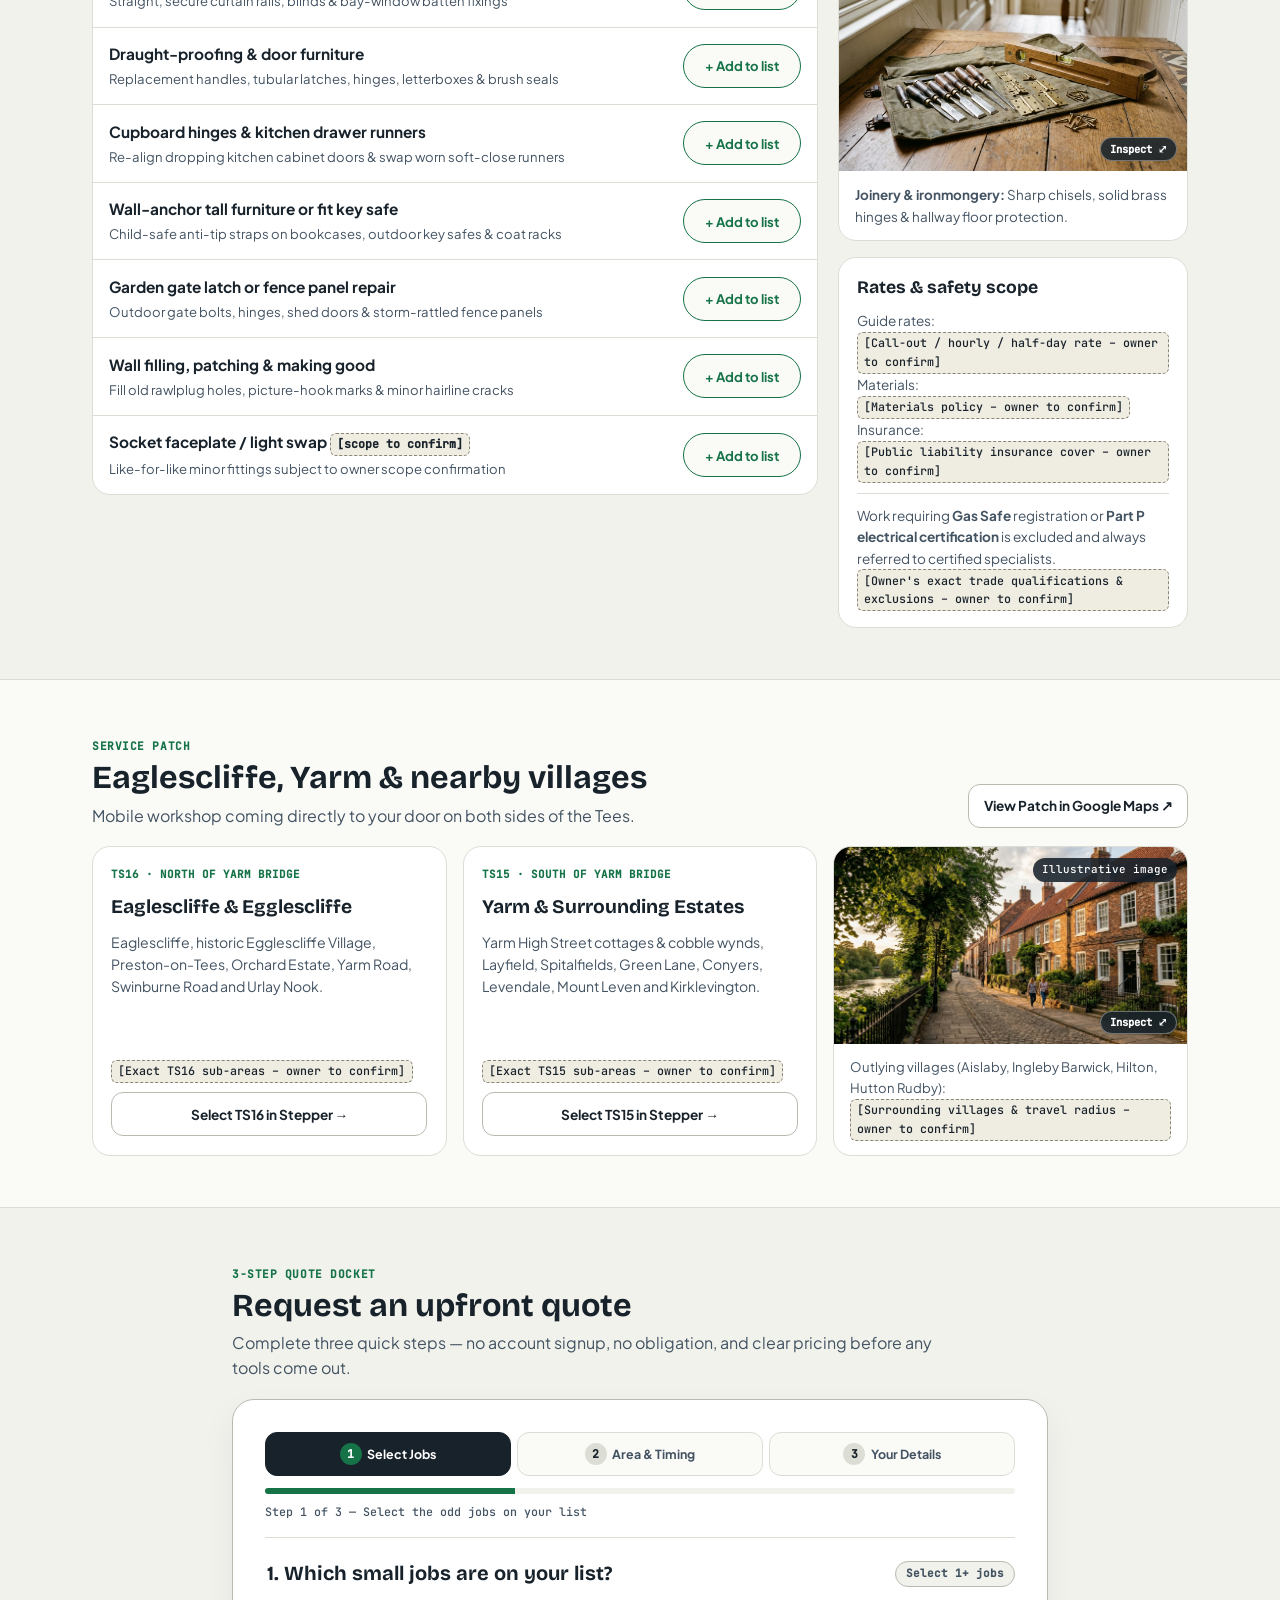
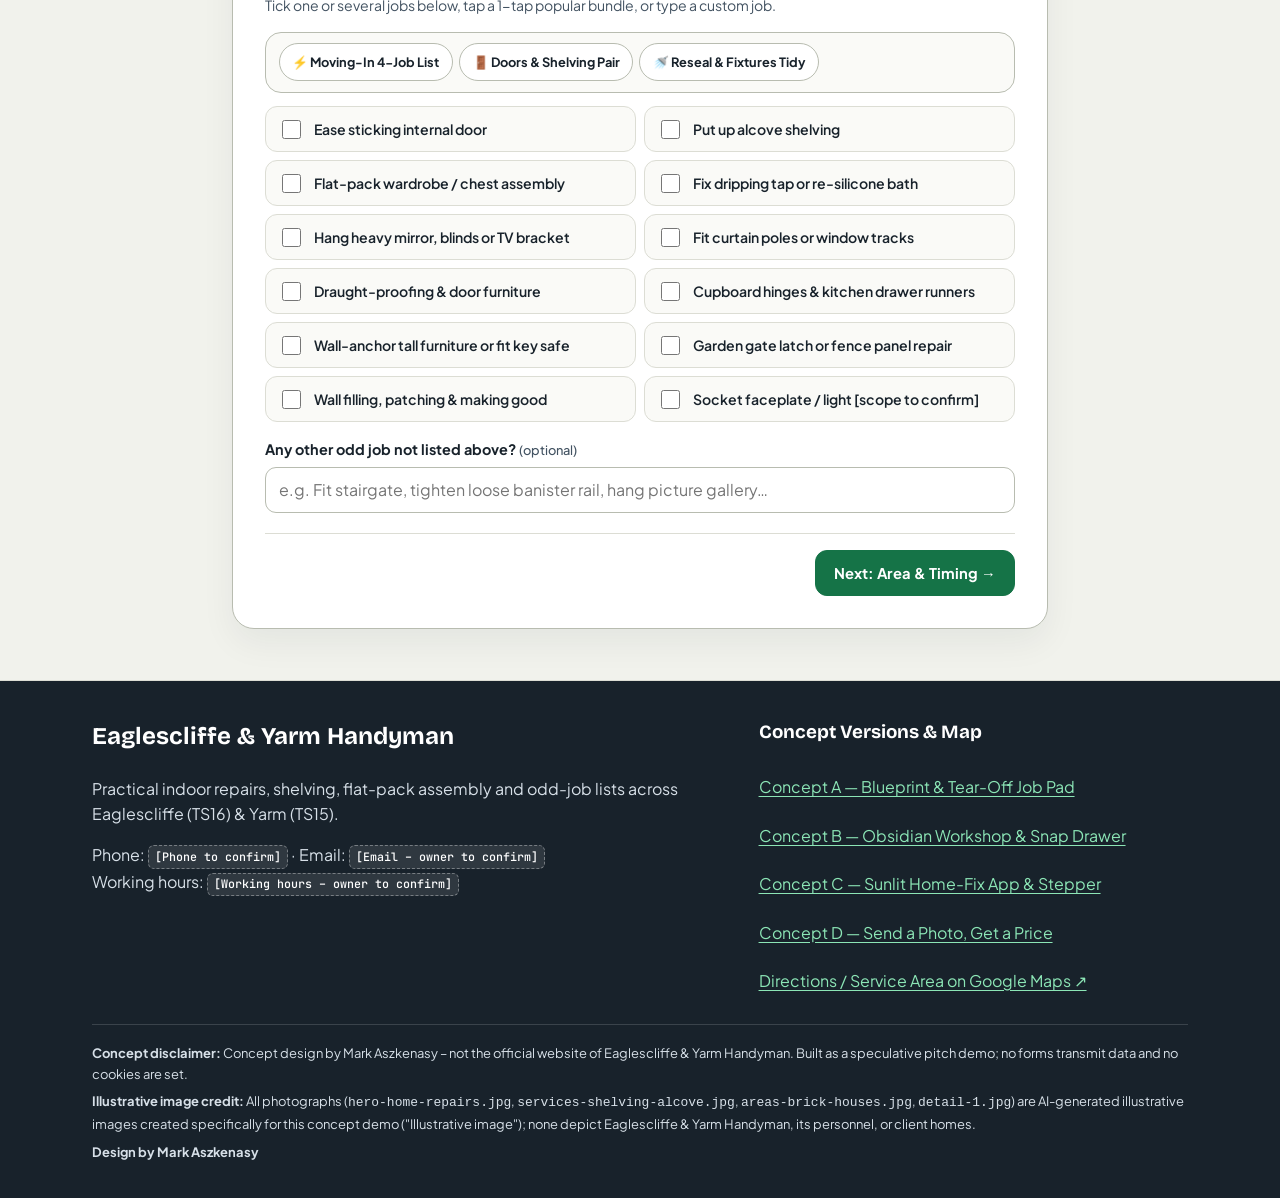
<file: c/index.html>
<!DOCTYPE html>
<html lang="en-GB">
<head>
  <meta charset="utf-8">
  <meta name="viewport" content="width=device-width, initial-scale=1">
  <meta name="robots" content="noindex, nofollow">
  <title>Eaglescliffe &amp; Yarm Handyman — Sunlit Home-Fix App &amp; 3-Step Docket (Concept C)</title>
  <meta name="description" content="Concept C single-page home-fix app for Eaglescliffe &amp; Yarm Handyman: sunlit editorial utility, 2x2 Bento summary, tappable odd-job rows, and 3-step inline docket stepper.">
  <meta name="theme-color" content="#FAFAF7">
  <link rel="icon" href="../favicon.svg" type="image/svg+xml">
  <link rel="preload" href="../fonts/bricolage-grotesque-latin.woff2" as="font" type="font/woff2" crossorigin>
  <link rel="preload" href="../fonts/plus-jakarta-sans-latin.woff2" as="font" type="font/woff2" crossorigin>
  <link rel="preload" href="../fonts/jetbrains-mono-latin-500.woff2" as="font" type="font/woff2" crossorigin>
  <link rel="stylesheet" href="css/styles.css">
</head>
<body>
  <a class="skip-link" href="#main">Skip to main content</a>

  <!-- Persistent Top Concept Banner -->
  <div class="concept-banner" role="region" aria-label="Concept website notice">
    <div class="wrap concept-banner__inner">
      <p class="concept-banner__text">
        <span class="concept-banner__dot" aria-hidden="true"></span>
        <span>Concept design by Mark Aszkenasy – not the official website of Eaglescliffe &amp; Yarm Handyman.</span>
      </p>
      <div class="concept-banner__controls">
        <nav class="concept-switcher" aria-label="Concept version switcher">
          <span class="concept-switcher__label">Concept:</span>
          <a class="concept-switcher__pill" href="../index.html">A</a>
          <a class="concept-switcher__pill" href="../b/index.html">B</a>
          <a class="concept-switcher__pill is-active" href="index.html" aria-current="page">C</a>
          <a class="concept-switcher__pill" href="../d/index.html">D</a>
        </nav>
      </div>
    </div>
  </div>

  <!-- Sticky Sunlit App Header + Horizontal Pill-Tab Nav -->
  <header class="sunlit-header">
    <div class="scroll-progress-hairline" id="c-scroll-progress" aria-hidden="true"></div>
    <div class="wrap sunlit-header__top">
      <a class="app-brand" href="#overview">
        <img class="app-brand__logo" src="../images/logo-mark.svg" width="34" height="34" alt="">
        <span class="app-brand__copy">
          <span class="app-brand__name">Eaglescliffe &amp; Yarm Handyman</span>
          <span class="app-brand__meta">TS16 &amp; TS15 HOME-FIX DOCKET</span>
        </span>
      </a>

      <div class="header-right-group">
        <span class="visit-scope-chip" data-visit-scope>Select 1+ jobs</span>
        <a class="header-list-pill" href="#docket">
          <span>Your list:</span>
          <strong data-list-count>0</strong>
        </a>
      </div>
    </div>

    <nav class="pill-tab-bar" aria-label="Single-page navigation">
      <div class="wrap pill-tab-bar__inner">
        <a class="pill-tab is-active" href="#overview" data-nav-pill="overview">Overview</a>
        <a class="pill-tab" href="#jobs" data-nav-pill="jobs">Jobs</a>
        <a class="pill-tab" href="#areas" data-nav-pill="areas">Areas</a>
        <a class="pill-tab" href="#docket" data-nav-pill="docket">
          <span>Docket</span>
          <span class="pill-tab__count" data-list-count>0</span>
        </a>
      </div>
    </nav>
  </header>

  <main id="main">
    <!-- OVERVIEW: Sunlit Intro + 2x2 Mobile Bento Summary Grid -->
    <section class="section section--hero" id="overview" aria-labelledby="overview-heading">
      <div class="wrap">
        <div class="overview-split">
          <div class="overview-copy">
            <span class="kicker-pill">CALM LOCAL HOME MAINTENANCE &middot; TS16 &amp; TS15</span>
            <h1 id="overview-heading">Turn your fridge odd-job list into one tidy home visit.</h1>
            <p class="lead">
              From easing a sticking internal door and hanging alcove shelving to assembling flat-pack wardrobes or resealing a bath, add your small repairs below and send one clear docket across <strong>Eaglescliffe</strong> and <strong>Yarm</strong>.
            </p>

            <div class="hero-cta-row">
              <a class="btn btn--green" href="#jobs">Browse &amp; Add Jobs &darr;</a>
              <a class="btn btn--soft" href="#docket">Start 3-Step Docket</a>
            </div>
          </div>

          <figure class="sunlit-photo" data-lightbox-trigger data-lightbox-src="../images/hero-home-repairs.jpg" data-lightbox-alt="Hands fitting a brass hinge onto a solid oak panelled door in a tidy hallway with a canvas tool bag and spirit level on a dust sheet" data-lightbox-caption="Careful indoor woodwork, spirit-level shelving &amp; clean dust-sheet preparation." data-lightbox-spec="OVERVIEW // INDOOR CRAFT">
            <div class="sunlit-photo__frame">
              <img
                src="../images/hero-home-repairs.jpg"
                width="1440"
                height="803"
                alt="Hands fitting a brass hinge onto a solid oak panelled door in a tidy hallway with a canvas tool bag and spirit level on a dust sheet"
                fetchpriority="high"
              >
              <span class="illus-tag">Illustrative image</span>
              <button type="button" class="photo-zoom-chip" aria-label="Enlarge hero indoor joinery photograph">Inspect &#x2922;</button>
            </div>
            <figcaption class="sunlit-photo__caption">
              <span>Careful indoor woodwork, spirit-level shelving &amp; clean dust-sheet preparation.</span>
              <span>Tap photo to enlarge</span>
            </figcaption>
          </figure>
        </div>

        <!-- Crisp 2x2 Mobile Bento Summary Grid -->
        <div class="bento-grid" aria-label="Service summary highlights">
          <article class="bento-tile">
            <span class="bento-tile__eyebrow">CORE PATCH</span>
            <h2 class="bento-tile__title">TS16 &amp; TS15</h2>
            <p class="bento-tile__desc">Dedicated to Eaglescliffe, Yarm &amp; immediate riverside villages.</p>
          </article>

          <article class="bento-tile bento-tile--accent">
            <span class="bento-tile__eyebrow">HOW IT WORKS</span>
            <h2 class="bento-tile__title">1 Visit / 5 Small Jobs</h2>
            <p class="bento-tile__desc">Group nagging repairs onto a single morning or half-day booking.</p>
          </article>

          <article class="bento-tile">
            <span class="bento-tile__eyebrow">ARRIVAL SLOTS</span>
            <h2 class="bento-tile__title">Local Coverage</h2>
            <p class="bento-tile__desc">Both banks of Yarm Bridge without cross-county travel delays.</p>
          </article>

          <article class="bento-tile" id="contact-tile">
            <span class="bento-tile__eyebrow">DIRECT HANDYMAN</span>
            <h2 class="bento-tile__title"><span class="ph">[Phone to confirm]</span></h2>
            <p class="bento-tile__desc">Hours: <span class="ph">[Working hours – owner to confirm]</span></p>
          </article>
        </div>
      </div>
    </section>

    <!-- JOBS: Clean Tappable Job-List Rows (+ Add to list) -->
    <section class="section section--tinted" id="jobs" aria-labelledby="jobs-heading">
      <div class="wrap">
        <div class="section-header">
          <div>
            <span class="section-kicker">HOUSEHOLD TRADE MENU</span>
            <h2 id="jobs-heading">Tap jobs to build your visit list</h2>
            <p class="section-desc">
              Every item added here automatically checks itself in Step 1 of the Quote Stepper below. <span class="ph">[Exact service list – owner to confirm]</span>
            </p>
          </div>
          <a class="btn btn--green btn--compact" href="#docket">
            <span>Review in Stepper</span>
            <span class="inline-count" data-list-count>0</span>
          </a>
        </div>

        <!-- 1-Tap Popular Odd-Job Bundles -->
        <div class="c-bundles-bar" role="group" aria-label="1-tap popular odd-job bundles">
          <div class="c-bundles-bar__head">
            <span class="c-bundles-bar__label">1-Tap Popular Bundles:</span>
            <span class="visit-scope-chip" data-visit-scope>Select 1+ jobs</span>
          </div>
          <div class="c-bundles-bar__pills">
            <button type="button" class="c-bundle-pill" data-c-bundle="moving-in" aria-pressed="false">&#9889; Moving-In 4-Job List</button>
            <button type="button" class="c-bundle-pill" data-c-bundle="doors-shelving" aria-pressed="false">&#128682; Doors &amp; Shelving Pair</button>
            <button type="button" class="c-bundle-pill" data-c-bundle="reseal-tidy" aria-pressed="false">&#128703; Reseal &amp; Fixtures Tidy</button>
          </div>
        </div>

        <!-- Category Filter Chips -->
        <div class="cat-filters" role="group" aria-label="Filter repair rows by category">
          <button type="button" class="cat-chip is-active" data-cat-filter="all" aria-pressed="true">All (12)</button>
          <button type="button" class="cat-chip" data-cat-filter="walls" aria-pressed="false">Walls &amp; Shelving</button>
          <button type="button" class="cat-chip" data-cat-filter="doors" aria-pressed="false">Doors &amp; Woodwork</button>
          <button type="button" class="cat-chip" data-cat-filter="assembly" aria-pressed="false">Flat-Pack</button>
          <button type="button" class="cat-chip" data-cat-filter="wet-garden" aria-pressed="false">Wet Rooms &amp; Garden</button>
        </div>

        <div class="jobs-layout">
          <div class="job-rows-card" id="job-rows-list">
            <!-- Row 1 -->
            <div class="job-row" data-job-cat="doors">
              <div class="job-row__info">
                <h3>Ease a sticking internal door</h3>
                <p>Plane catching edges after new carpets, adjust keeps &amp; check hinges</p>
              </div>
              <button type="button" class="add-row-btn" data-add-job="Ease sticking internal door" aria-pressed="false">+ Add to list</button>
            </div>

            <!-- Row 2 -->
            <div class="job-row" data-job-cat="walls">
              <div class="job-row__info">
                <h3>Put up alcove shelving</h3>
                <p>Floating or bracketed shelves spirit-levelled into brick or stud walls</p>
              </div>
              <button type="button" class="add-row-btn" data-add-job="Put up alcove shelving" aria-pressed="false">+ Add to list</button>
            </div>

            <!-- Row 3 -->
            <div class="job-row" data-job-cat="assembly">
              <div class="job-row__info">
                <h3>Flat-pack wardrobe / chest assembly</h3>
                <p>Sturdy, square assembly of wardrobes, beds, desks &amp; drawer chests</p>
              </div>
              <button type="button" class="add-row-btn" data-add-job="Flat-pack wardrobe / chest assembly" aria-pressed="false">+ Add to list</button>
            </div>

            <!-- Row 4 -->
            <div class="job-row" data-job-cat="wet-garden">
              <div class="job-row__info">
                <h3>Fix dripping tap or re-silicone bath</h3>
                <p>Strip old mouldy sealant &amp; apply neat sanitary silicone around bath/shower</p>
              </div>
              <button type="button" class="add-row-btn" data-add-job="Fix dripping tap or re-silicone bath" aria-pressed="false">+ Add to list</button>
            </div>

            <!-- Row 5 -->
            <div class="job-row" data-job-cat="walls">
              <div class="job-row__info">
                <h3>Hang heavy mirror, blinds or TV bracket</h3>
                <p>Appropriate wall anchors for solid masonry, dot-and-dab or plasterboard</p>
              </div>
              <button type="button" class="add-row-btn" data-add-job="Hang heavy mirror, blinds or TV bracket" aria-pressed="false">+ Add to list</button>
            </div>

            <!-- Row 6 -->
            <div class="job-row" data-job-cat="walls">
              <div class="job-row__info">
                <h3>Fit curtain poles or window tracks</h3>
                <p>Straight, secure curtain rails, blinds &amp; bay-window batten fixings</p>
              </div>
              <button type="button" class="add-row-btn" data-add-job="Fit curtain poles or window tracks" aria-pressed="false">+ Add to list</button>
            </div>

            <!-- Row 7 -->
            <div class="job-row" data-job-cat="doors">
              <div class="job-row__info">
                <h3>Draught-proofing &amp; door furniture</h3>
                <p>Replacement handles, tubular latches, hinges, letterboxes &amp; brush seals</p>
              </div>
              <button type="button" class="add-row-btn" data-add-job="Draught-proofing & door furniture" aria-pressed="false">+ Add to list</button>
            </div>

            <!-- Row 8 -->
            <div class="job-row" data-job-cat="doors">
              <div class="job-row__info">
                <h3>Cupboard hinges &amp; kitchen drawer runners</h3>
                <p>Re-align dropping kitchen cabinet doors &amp; swap worn soft-close runners</p>
              </div>
              <button type="button" class="add-row-btn" data-add-job="Cupboard hinges & kitchen drawer runners" aria-pressed="false">+ Add to list</button>
            </div>

            <!-- Row 9 -->
            <div class="job-row" data-job-cat="assembly">
              <div class="job-row__info">
                <h3>Wall-anchor tall furniture or fit key safe</h3>
                <p>Child-safe anti-tip straps on bookcases, outdoor key safes &amp; coat racks</p>
              </div>
              <button type="button" class="add-row-btn" data-add-job="Wall-anchor tall furniture or fit key safe" aria-pressed="false">+ Add to list</button>
            </div>

            <!-- Row 10 -->
            <div class="job-row" data-job-cat="wet-garden">
              <div class="job-row__info">
                <h3>Garden gate latch or fence panel repair</h3>
                <p>Outdoor gate bolts, hinges, shed doors &amp; storm-rattled fence panels</p>
              </div>
              <button type="button" class="add-row-btn" data-add-job="Garden gate latch or fence panel repair" aria-pressed="false">+ Add to list</button>
            </div>

            <!-- Row 11 -->
            <div class="job-row" data-job-cat="wet-garden">
              <div class="job-row__info">
                <h3>Wall filling, patching &amp; making good</h3>
                <p>Fill old rawlplug holes, picture-hook marks &amp; minor hairline cracks</p>
              </div>
              <button type="button" class="add-row-btn" data-add-job="Wall filling, patching & making good" aria-pressed="false">+ Add to list</button>
            </div>

            <!-- Row 12 -->
            <div class="job-row" data-job-cat="assembly">
              <div class="job-row__info">
                <h3>Socket faceplate / light swap <span class="ph">[scope to confirm]</span></h3>
                <p>Like-for-like minor fittings subject to owner scope confirmation</p>
              </div>
              <button type="button" class="add-row-btn" data-add-job="Replace broken socket faceplate / light fitting [scope to confirm]" aria-pressed="false">+ Add to list</button>
            </div>
          </div>

          <aside class="jobs-side">
            <figure class="side-photo-card" data-lightbox-trigger data-lightbox-src="../images/services-shelving-alcove.jpg" data-lightbox-alt="Solid oak floating shelves fitted into a living room chimney alcove with a spirit level and fixings on a dust sheet below" data-lightbox-caption="Alcove shelving &amp; wall anchors checked level with floors protected." data-lightbox-spec="INDOOR INSTALLATIONS // ALCOVES">
              <div class="side-photo-card__img">
                <img
                  src="../images/services-shelving-alcove.jpg"
                  width="1200"
                  height="896"
                  alt="Solid oak floating shelves fitted into a living room chimney alcove with a spirit level and fixings on a dust sheet below"
                  loading="lazy"
                >
                <span class="illus-tag">Illustrative image</span>
                <button type="button" class="photo-zoom-chip" aria-label="Enlarge alcove shelving photograph">Inspect &#x2922;</button>
              </div>
              <figcaption>
                <strong>Tidy indoor craft:</strong> Alcove shelving &amp; wall anchors checked level with floors protected.
              </figcaption>
            </figure>

            <figure class="side-photo-card" data-lightbox-trigger data-lightbox-src="../images/detail-1.jpg" data-lightbox-alt="Craftsman canvas tool roll, wood chisels, solid brass hinges and spirit level arranged neatly on an oak hallway floor" data-lightbox-caption="Canvas tool roll, sharp wood chisels, solid brass hinges &amp; spirit level prepared cleanly on oak flooring." data-lightbox-spec="PRECISION HARDWARE // BRASS &amp; JOINERY">
              <div class="side-photo-card__img">
                <img
                  src="../images/detail-1.jpg"
                  width="1200"
                  height="896"
                  alt="Craftsman canvas tool roll, wood chisels, solid brass hinges and spirit level arranged neatly on an oak hallway floor"
                  loading="lazy"
                >
                <span class="illus-tag">Illustrative image</span>
                <button type="button" class="photo-zoom-chip" aria-label="Enlarge craftsman tool roll and brass hinges photograph">Inspect &#x2922;</button>
              </div>
              <figcaption>
                <strong>Joinery &amp; ironmongery:</strong> Sharp chisels, solid brass hinges &amp; hallway floor protection.
              </figcaption>
            </figure>

            <div class="info-card">
              <h3>Rates &amp; safety scope</h3>
              <p>
                Guide rates: <span class="ph">[Call-out / hourly / half-day rate – owner to confirm]</span><br>
                Materials: <span class="ph">[Materials policy – owner to confirm]</span><br>
                Insurance: <span class="ph">[Public liability insurance cover – owner to confirm]</span>
              </p>
              <p class="info-card__note">
                Work requiring <strong>Gas Safe</strong> registration or <strong>Part P electrical certification</strong> is excluded and always referred to certified specialists. <span class="ph">[Owner's exact trade qualifications &amp; exclusions – owner to confirm]</span>
              </p>
            </div>
          </aside>
        </div>
      </div>
    </section>

    <!-- AREAS: TS16 & TS15 Coverage -->
    <section class="section" id="areas" aria-labelledby="areas-heading">
      <div class="wrap">
        <div class="section-header">
          <div>
            <span class="section-kicker">SERVICE PATCH</span>
            <h2 id="areas-heading">Eaglescliffe, Yarm &amp; nearby villages</h2>
            <p class="section-desc">
              Mobile workshop coming directly to your door on both sides of the Tees.
            </p>
          </div>
          <a
            class="btn btn--soft btn--compact"
            href="https://www.google.com/maps/search/?api=1&amp;query=Eaglescliffe+and+Yarm+TS16+TS15"
            target="_blank"
            rel="noopener noreferrer"
          >
            View Patch in Google Maps &nearr;
          </a>
        </div>

        <div class="areas-grid">
          <article class="area-card">
            <span class="area-card__badge">TS16 &middot; NORTH OF YARM BRIDGE</span>
            <h3>Eaglescliffe &amp; Egglescliffe</h3>
            <p>
              Eaglescliffe, historic Egglescliffe Village, Preston-on-Tees, Orchard Estate, Yarm Road, Swinburne Road and Urlay Nook.
            </p>
            <p class="area-card__ph"><span class="ph">[Exact TS16 sub-areas – owner to confirm]</span></p>
            <button type="button" class="btn btn--soft btn--compact" data-jump-area="eaglescliffe">Select TS16 in Stepper &rarr;</button>
          </article>

          <article class="area-card">
            <span class="area-card__badge">TS15 &middot; SOUTH OF YARM BRIDGE</span>
            <h3>Yarm &amp; Surrounding Estates</h3>
            <p>
              Yarm High Street cottages &amp; cobble wynds, Layfield, Spitalfields, Green Lane, Conyers, Levendale, Mount Leven and Kirklevington.
            </p>
            <p class="area-card__ph"><span class="ph">[Exact TS15 sub-areas – owner to confirm]</span></p>
            <button type="button" class="btn btn--soft btn--compact" data-jump-area="yarm">Select TS15 in Stepper &rarr;</button>
          </article>

          <figure class="area-photo-card" data-lightbox-trigger data-lightbox-src="../images/areas-brick-houses.jpg" data-lightbox-alt="Warm red-brick period townhouses with pantile roofs beside a tree-lined riverside walk in evening sunlight" data-lightbox-caption="Serving period brick townhouses, cottages &amp; modern family estates across TS16 &amp; TS15." data-lightbox-spec="SERVICE PATCH // TS16 &amp; TS15">
            <div class="area-photo-card__img">
              <img
                src="../images/areas-brick-houses.jpg"
                width="1440"
                height="803"
                alt="Warm red-brick period townhouses with pantile roofs beside a tree-lined riverside walk in evening sunlight"
                loading="lazy"
              >
              <span class="illus-tag">Illustrative image</span>
              <button type="button" class="photo-zoom-chip" aria-label="Enlarge riverside brick townhouses photograph">Inspect &#x2922;</button>
            </div>
            <figcaption>
              <span>Outlying villages (Aislaby, Ingleby Barwick, Hilton, Hutton Rudby): <span class="ph">[Surrounding villages &amp; travel radius – owner to confirm]</span></span>
            </figcaption>
          </figure>
        </div>
      </div>
    </section>

    <!-- DOCKET: Mobbin-Style 3-Step Progressive Inline Stepper -->
    <section class="section section--tinted" id="docket" aria-labelledby="stepper-heading">
      <div class="wrap stepper-wrap">
        <div class="section-header">
          <div>
            <span class="section-kicker">3-STEP QUOTE DOCKET</span>
            <h2 id="stepper-heading">Request an upfront quote</h2>
            <p class="section-desc">
              Complete three quick steps — no account signup, no obligation, and clear pricing before any tools come out.
            </p>
          </div>
        </div>

        <div class="stepper-card">
          <!-- Step Progress Header -->
          <div class="stepper-head">
            <div class="stepper-tabs" role="list" aria-label="Quote docket steps">
              <button type="button" class="step-node is-current" data-step-target="1" role="listitem">
                <span class="step-node__num">1</span>
                <span class="step-node__label">Select Jobs</span>
              </button>
              <button type="button" class="step-node" data-step-target="2" role="listitem">
                <span class="step-node__num">2</span>
                <span class="step-node__label">Area &amp; Timing</span>
              </button>
              <button type="button" class="step-node" data-step-target="3" role="listitem">
                <span class="step-node__num">3</span>
                <span class="step-node__label">Your Details</span>
              </button>
            </div>

            <div class="stepper-progress" aria-hidden="true">
              <div class="stepper-progress__fill" id="stepper-progress-bar" style="width: 33.33%;"></div>
            </div>
            <p class="stepper-status-line" id="stepper-status-line" aria-live="polite">Step 1 of 3 — Select the odd jobs on your list</p>
          </div>

          <form id="c-stepper-form" novalidate>
            <!-- STEP 1: Select Jobs -->
            <div class="step-pane" id="step-pane-1" data-step-pane="1">
              <fieldset class="clean-fieldset">
                <div class="pane-head-row">
                  <legend class="pane-title">1. Which small jobs are on your list?</legend>
                  <span class="visit-scope-chip" data-visit-scope>Select 1+ jobs</span>
                </div>
                <p class="pane-hint">Tick one or several jobs below, tap a 1-tap popular bundle, or type a custom job.</p>

                <div class="c-bundles-bar c-bundles-bar--compact" role="group" aria-label="1-tap popular odd-job bundles">
                  <div class="c-bundles-bar__pills">
                    <button type="button" class="c-bundle-pill" data-c-bundle="moving-in" aria-pressed="false">&#9889; Moving-In 4-Job List</button>
                    <button type="button" class="c-bundle-pill" data-c-bundle="doors-shelving" aria-pressed="false">&#128682; Doors &amp; Shelving Pair</button>
                    <button type="button" class="c-bundle-pill" data-c-bundle="reseal-tidy" aria-pressed="false">&#128703; Reseal &amp; Fixtures Tidy</button>
                  </div>
                </div>

                <div class="step-checks" id="step-1-checks">
                  <label class="step-check" for="c-j1">
                    <input id="c-j1" type="checkbox" data-step-job value="Ease sticking internal door">
                    <span>Ease sticking internal door</span>
                  </label>
                  <label class="step-check" for="c-j2">
                    <input id="c-j2" type="checkbox" data-step-job value="Put up alcove shelving">
                    <span>Put up alcove shelving</span>
                  </label>
                  <label class="step-check" for="c-j3">
                    <input id="c-j3" type="checkbox" data-step-job value="Flat-pack wardrobe / chest assembly">
                    <span>Flat-pack wardrobe / chest assembly</span>
                  </label>
                  <label class="step-check" for="c-j4">
                    <input id="c-j4" type="checkbox" data-step-job value="Fix dripping tap or re-silicone bath">
                    <span>Fix dripping tap or re-silicone bath</span>
                  </label>
                  <label class="step-check" for="c-j5">
                    <input id="c-j5" type="checkbox" data-step-job value="Hang heavy mirror, blinds or TV bracket">
                    <span>Hang heavy mirror, blinds or TV bracket</span>
                  </label>
                  <label class="step-check" for="c-j6">
                    <input id="c-j6" type="checkbox" data-step-job value="Fit curtain poles or window tracks">
                    <span>Fit curtain poles or window tracks</span>
                  </label>
                  <label class="step-check" for="c-j7">
                    <input id="c-j7" type="checkbox" data-step-job value="Draught-proofing & door furniture">
                    <span>Draught-proofing &amp; door furniture</span>
                  </label>
                  <label class="step-check" for="c-j8">
                    <input id="c-j8" type="checkbox" data-step-job value="Cupboard hinges & kitchen drawer runners">
                    <span>Cupboard hinges &amp; kitchen drawer runners</span>
                  </label>
                  <label class="step-check" for="c-j9">
                    <input id="c-j9" type="checkbox" data-step-job value="Wall-anchor tall furniture or fit key safe">
                    <span>Wall-anchor tall furniture or fit key safe</span>
                  </label>
                  <label class="step-check" for="c-j10">
                    <input id="c-j10" type="checkbox" data-step-job value="Garden gate latch or fence panel repair">
                    <span>Garden gate latch or fence panel repair</span>
                  </label>
                  <label class="step-check" for="c-j11">
                    <input id="c-j11" type="checkbox" data-step-job value="Wall filling, patching & making good">
                    <span>Wall filling, patching &amp; making good</span>
                  </label>
                  <label class="step-check" for="c-j12">
                    <input id="c-j12" type="checkbox" data-step-job value="Replace broken socket faceplate / light fitting [scope to confirm]">
                    <span>Socket faceplate / light [scope to confirm]</span>
                  </label>
                </div>

                <div class="field-box" style="margin-top: 1rem;">
                  <label for="c-other-job">Any other odd job not listed above? <span class="opt">(optional)</span></label>
                  <input id="c-other-job" name="other_job" type="text" placeholder="e.g. Fit stairgate, tighten loose banister rail, hang picture gallery…">
                </div>

                <p class="field-error" id="step-1-err" role="alert"></p>
              </fieldset>

              <div class="stepper-nav stepper-nav--end">
                <button type="button" class="btn btn--green" id="to-step-2-btn">
                  Next: Area &amp; Timing &rarr;
                </button>
              </div>
            </div>

            <!-- STEP 2: Postcode Area & Timing (with 1-tap date chips) -->
            <div class="step-pane" id="step-pane-2" data-step-pane="2" hidden>
              <fieldset class="clean-fieldset">
                <legend class="pane-title">2. Postcode area &amp; preferred timing</legend>
                <p class="pane-hint">Let us know where you are around TS16 or TS15 and tap a convenient visit window.</p>

                <div class="field-grid-2">
                  <div class="field-box">
                    <label for="c-area">Town or village <span class="req" aria-hidden="true">*</span></label>
                    <select id="c-area" name="area" required aria-describedby="c-area-err">
                      <option value="">Choose your area&hellip;</option>
                      <option value="Eaglescliffe (TS16)">Eaglescliffe (TS16)</option>
                      <option value="Yarm (TS15)">Yarm (TS15)</option>
                      <option value="Egglescliffe Village / Preston">Egglescliffe Village / Preston-on-Tees</option>
                      <option value="Kirklevington (TS15)">Kirklevington (TS15)</option>
                      <option value="Aislaby (TS16)">Aislaby (TS16)</option>
                      <option value="Nearby village [radius to confirm]">Other nearby village [radius to confirm]</option>
                    </select>
                    <p class="field-error" id="c-area-err" role="alert"></p>
                  </div>

                  <div class="field-box">
                    <label for="c-postcode">First part of postcode <span class="opt">(optional)</span></label>
                    <input id="c-postcode" name="postcode" type="text" autocomplete="postal-code" placeholder="e.g. TS16 0 or TS15 9">
                  </div>
                </div>

                <!-- 1-Tap Timing / Date Chips -->
                <div class="field-box" style="margin-top: 1rem;">
                  <label for="c-timing-input">Preferred visit window (tap a chip)</label>
                  <div class="date-chips" role="group" aria-label="1-tap visit timing options">
                    <button type="button" class="date-chip is-selected" data-timing-chip="Flexible — next available slot" aria-pressed="true">Flexible slot</button>
                    <button type="button" class="date-chip" data-timing-chip="This week if free" aria-pressed="false">This week</button>
                    <button type="button" class="date-chip" data-timing-chip="Next week" aria-pressed="false">Next week</button>
                    <button type="button" class="date-chip" data-timing-chip="Half-day list bundle" aria-pressed="false">Half-day bundle</button>
                    <button type="button" class="date-chip" data-timing-chip="Weekday morning" aria-pressed="false">Weekday AM</button>
                  </div>
                  <input id="c-timing-input" name="timing" type="text" value="Flexible — next available slot" readonly class="readonly-pill-input">
                </div>

                <div class="field-box" style="margin-top: 1rem;">
                  <label for="c-notes">Helpful job notes <span class="req" aria-hidden="true">*</span></label>
                  <textarea
                    id="c-notes"
                    name="notes"
                    rows="3"
                    required
                    aria-describedby="c-notes-err"
                    placeholder="Briefly note wall types (brick or stud), whether parts/boxes are already at home, or High Street parking info…"
                  ></textarea>
                  <p class="field-error" id="c-notes-err" role="alert"></p>
                </div>
              </fieldset>

              <div class="stepper-nav">
                <button type="button" class="btn btn--soft" id="back-to-step-1-btn">&larr; Back</button>
                <button type="button" class="btn btn--green" id="to-step-3-btn">Next: Your Details &rarr;</button>
              </div>
            </div>

            <!-- STEP 3: Your Details & Submit -->
            <div class="step-pane" id="step-pane-3" data-step-pane="3" hidden>
              <fieldset class="clean-fieldset">
                <legend class="pane-title">3. Your contact details &amp; review</legend>
                <p class="pane-hint">Check your summary below and leave the best number or email for your upfront quote.</p>

                <div class="review-summary" id="c-review-box" aria-live="polite">
                  <div class="review-summary__row">
                    <span>Selected jobs:</span>
                    <strong id="rev-jobs">None selected</strong>
                  </div>
                  <div class="review-summary__row">
                    <span>Location &amp; timing:</span>
                    <strong id="rev-area-timing">To confirm</strong>
                  </div>
                </div>

                <div class="field-grid-2" style="margin-top: 1rem;">
                  <div class="field-box">
                    <label for="c-name">Your name <span class="req" aria-hidden="true">*</span></label>
                    <input id="c-name" name="name" type="text" autocomplete="name" required aria-describedby="c-name-err" placeholder="e.g. David Miller">
                    <p class="field-error" id="c-name-err" role="alert"></p>
                  </div>

                  <div class="field-box">
                    <label for="c-contact">Phone or email <span class="req" aria-hidden="true">*</span></label>
                    <input id="c-contact" name="contact" type="text" required aria-describedby="c-contact-err" placeholder="Mobile number or email address">
                    <p class="field-error" id="c-contact-err" role="alert"></p>
                  </div>
                </div>
              </fieldset>

              <div class="stepper-nav">
                <button type="button" class="btn btn--soft" id="back-to-step-2-btn">&larr; Back</button>
                <button type="submit" class="btn btn--green">Send Quote Docket</button>
              </div>

              <p class="demo-note-line">
                Concept demo form: client-side only with zero cookies, trackers or network requests.
              </p>
            </div>
          </form>

          <!-- Valid Submit Feedback + Live Digital Enquiry Ticket -->
          <div class="submit-success" id="c-submit-success" tabindex="-1" role="status" aria-live="polite" hidden>
            <p class="submit-success__exact">Demo only – in the live site this would go straight to Eaglescliffe &amp; Yarm Handyman.</p>

            <div class="c-owner-ticket" id="c-owner-ticket">
              <div class="c-owner-ticket__head">
                <span>What Eaglescliffe &amp; Yarm Handyman Receives</span>
                <span class="c-owner-ticket__ref" id="c-ticket-ref">REF #EY-3018</span>
              </div>
              <dl class="c-owner-ticket__grid">
                <div>
                  <dt>Customer</dt>
                  <dd id="c-ticket-name">&mdash;</dd>
                </div>
                <div>
                  <dt>Reply Contact</dt>
                  <dd id="c-ticket-contact">&mdash;</dd>
                </div>
                <div>
                  <dt>Area &amp; Timing</dt>
                  <dd id="c-ticket-area">&mdash;</dd>
                </div>
                <div>
                  <dt>Visit Scope</dt>
                  <dd id="c-ticket-scope">&mdash;</dd>
                </div>
                <div class="c-owner-ticket__full">
                  <dt>Selected Odd Jobs</dt>
                  <dd id="c-ticket-jobs">&mdash;</dd>
                </div>
                <div class="c-owner-ticket__full">
                  <dt>Job Notes</dt>
                  <dd id="c-ticket-notes">&mdash;</dd>
                </div>
              </dl>
              <div class="c-owner-ticket__actions">
                <button type="button" class="btn btn--green btn--compact" id="c-copy-summary-btn">Copy Summary</button>
                <button type="button" class="btn btn--soft btn--compact" id="c-reset-demo-btn">Reset Demo</button>
                <button type="button" class="btn btn--soft btn--compact" id="c-edit-again-btn">Edit Steps</button>
              </div>
            </div>

            <p class="submit-success__detail" id="c-submit-detail"></p>
          </div>
        </div>
      </div>
    </section>
  </main>

  <!-- Clean Sunlit Footer -->
  <footer class="sunlit-footer">
    <div class="wrap">
      <div class="footer-grid">
        <div>
          <h2>Eaglescliffe &amp; Yarm Handyman</h2>
          <p>
            Practical indoor repairs, shelving, flat-pack assembly and odd-job lists across Eaglescliffe (TS16) &amp; Yarm (TS15).
          </p>
          <p>
            Phone: <span class="ph">[Phone to confirm]</span> &middot;
            Email: <span class="ph">[Email – owner to confirm]</span><br>
            Working hours: <span class="ph">[Working hours – owner to confirm]</span>
          </p>
        </div>

        <div>
          <h3>Concept Versions &amp; Map</h3>
          <ul class="footer-list">
            <li><a href="../index.html">Concept A — Blueprint &amp; Tear-Off Job Pad</a></li>
            <li><a href="../b/index.html">Concept B — Obsidian Workshop &amp; Snap Drawer</a></li>
            <li><a href="index.html" aria-current="page">Concept C — Sunlit Home-Fix App &amp; Stepper</a></li>
            <li><a href="../d/index.html">Concept D — Send a Photo, Get a Price</a></li>
            <li>
              <a href="https://www.google.com/maps/search/?api=1&amp;query=Eaglescliffe+and+Yarm+TS16+TS15" target="_blank" rel="noopener noreferrer">
                Directions / Service Area on Google Maps &nearr;
              </a>
            </li>
          </ul>
        </div>
      </div>

      <div class="footer-legal">
        <p><strong>Concept disclaimer:</strong> Concept design by Mark Aszkenasy – not the official website of Eaglescliffe &amp; Yarm Handyman. Built as a speculative pitch demo; no forms transmit data and no cookies are set.</p>
        <p><strong>Illustrative image credit:</strong> All photographs (<code>hero-home-repairs.jpg</code>, <code>services-shelving-alcove.jpg</code>, <code>areas-brick-houses.jpg</code>, <code>detail-1.jpg</code>) are AI-generated illustrative images created specifically for this concept demo ("Illustrative image"); none depict Eaglescliffe &amp; Yarm Handyman, its personnel, or client homes.</p>
        <p><strong>Design by Mark Aszkenasy</strong></p>
      </div>
    </div>
  </footer>

  <!-- Mobile Bottom Bar -->
  <div class="mobile-bottom-bar" role="region" aria-label="Quick actions">
    <a class="btn btn--soft mobile-bottom-bar__btn" href="#contact-tile">Call: [To confirm]</a>
    <a class="btn btn--green mobile-bottom-bar__btn" href="#docket">
      <span>3-Step Docket</span>
      <span class="inline-count" data-list-count>0</span>
    </a>
  </div>

  <script src="js/app.js" defer></script>
</body>
</html>
</file>
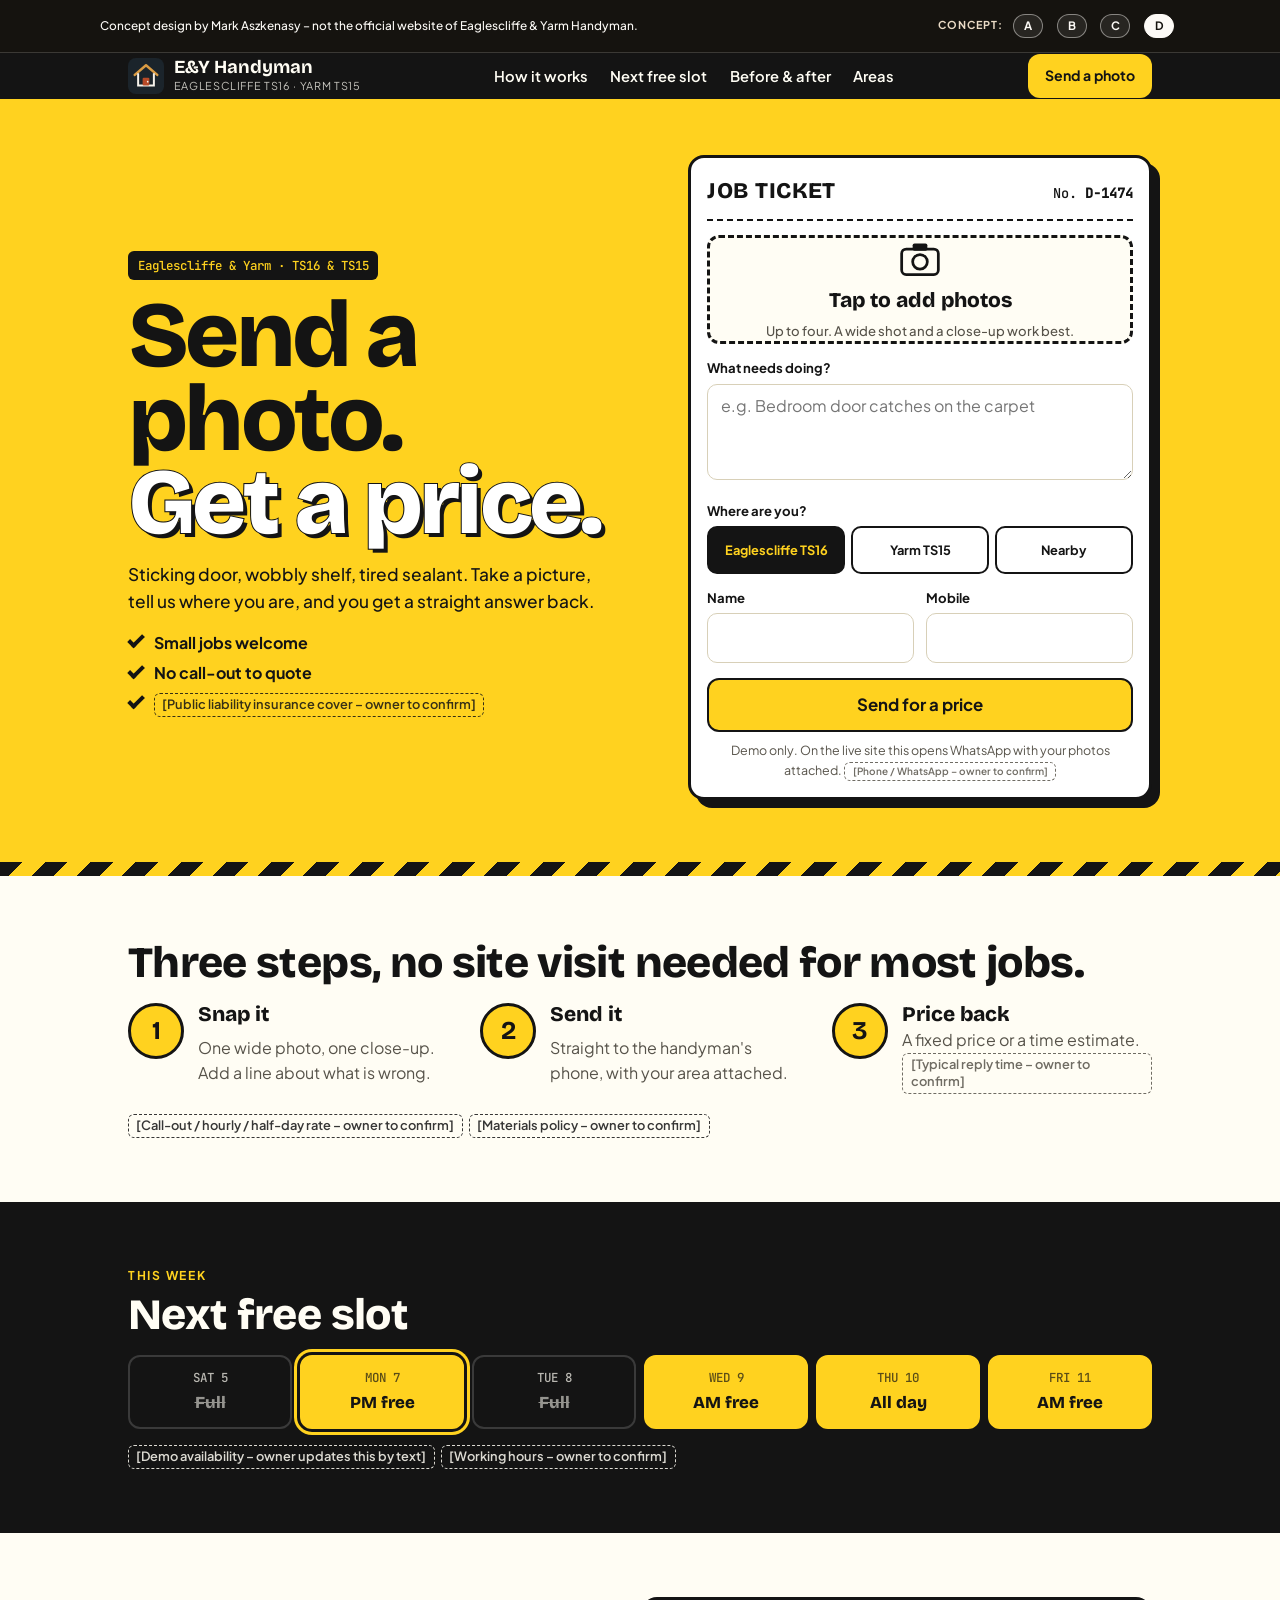
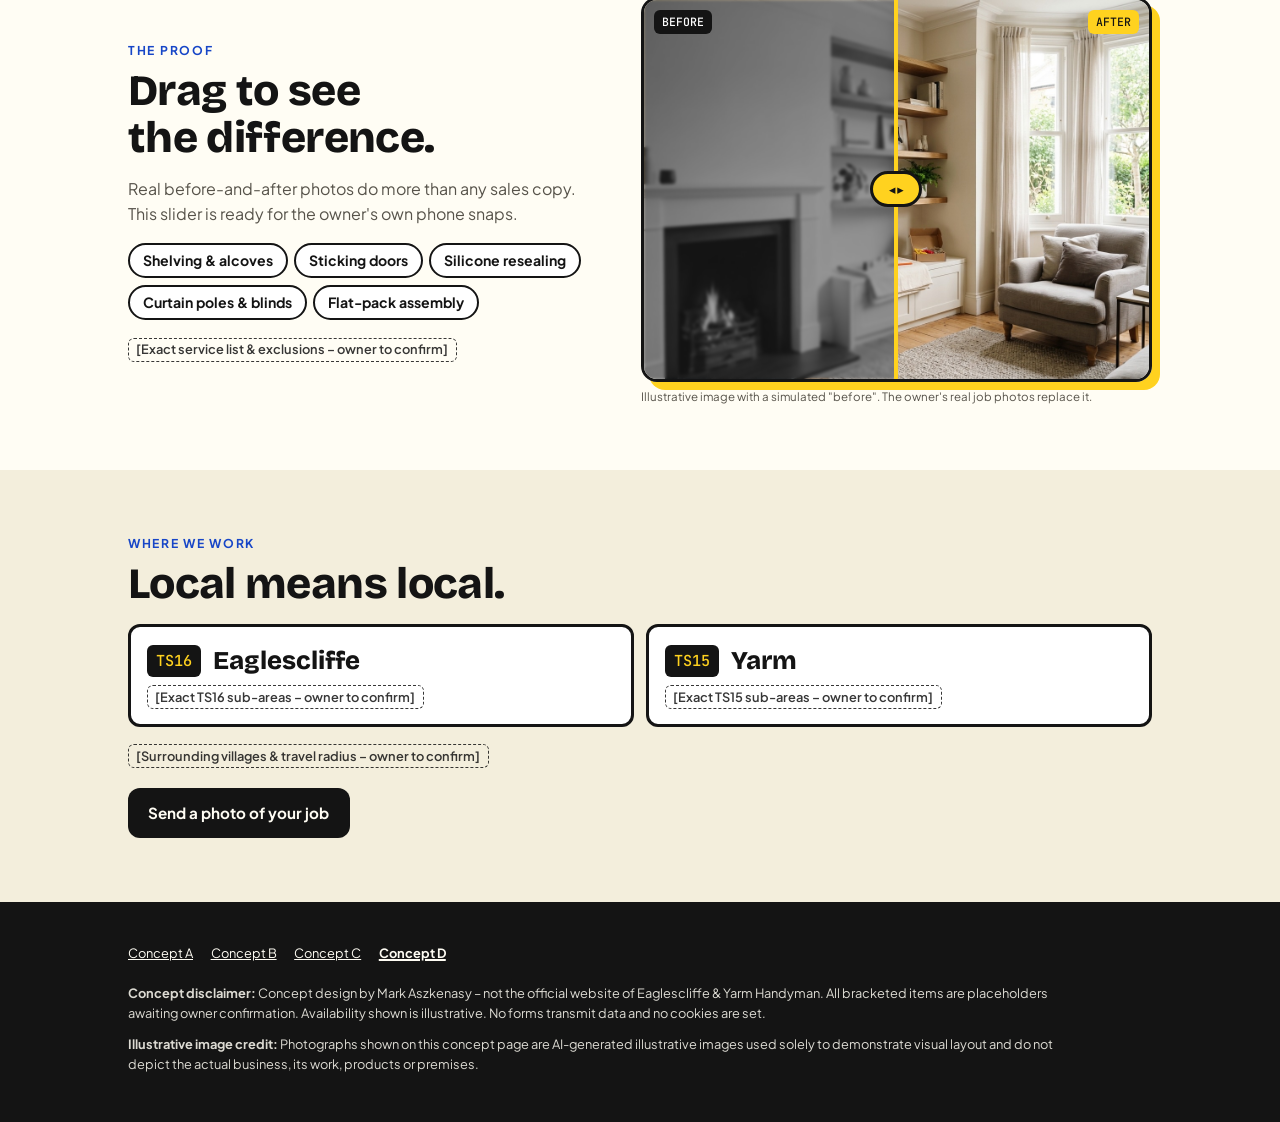
<file: d/index.html>
<!DOCTYPE html>
<html lang="en-GB">
<head>
  <meta charset="utf-8">
  <meta name="viewport" content="width=device-width, initial-scale=1">
  <meta name="robots" content="noindex, nofollow">
  <meta name="theme-color" content="#141414">
  <title>Eaglescliffe &amp; Yarm Handyman | Concept D — Send a Photo, Get a Price</title>
  <meta name="description" content="Concept D for Eaglescliffe &amp; Yarm Handyman: snap a photo of the job, send it and get a price back. Covering TS16 and TS15.">
  <link rel="icon" type="image/svg+xml" href="../favicon.svg">
  <link rel="stylesheet" href="css/styles.css">
</head>
<body>
  <a class="skip-link" href="#main-content">Skip to main content</a>

  <!-- Persistent Top Concept Banner + [A] [B] [C] [D] Switcher -->
  <div class="concept-banner" role="region" aria-label="Concept website notice">
    <div class="concept-banner__inner">
      <p>Concept design by Mark Aszkenasy – not the official website of Eaglescliffe &amp; Yarm Handyman.</p>
      <nav class="concept-switcher" aria-label="Switch concept version">
        <span class="concept-switcher__label">Concept:</span>
        <a class="concept-switcher__pill" href="../index.html"><span>A</span></a>
        <a class="concept-switcher__pill" href="../b/index.html"><span>B</span></a>
        <a class="concept-switcher__pill" href="../c/index.html"><span>C</span></a>
        <a class="concept-switcher__pill is-active" href="index.html" aria-current="page"><span>D</span></a>
      </nav>
    </div>
  </div>

  <header class="site-head">
    <div class="wrap site-head__inner">
      <a class="brand" href="#top">
        <img src="../images/logo-mark.svg" width="36" height="36" alt="">
        <span>
          <span class="brand__name">E&amp;Y Handyman</span>
          <span class="brand__meta">Eaglescliffe TS16 · Yarm TS15</span>
        </span>
      </a>
      <nav class="site-nav" aria-label="Sections"><a href="#how">How it works</a><a href="#slots">Next free slot</a><a href="#work">Before &amp; after</a><a href="#areas">Areas</a></nav>
      <a class="btn btn--hi site-head__cta" href="#snap">Send a photo</a>
    </div>
  </header>

  <main id="main-content">
    <!-- 1. Hero: the whole site is one action -->
    <section class="hero" id="top" aria-labelledby="hero-title">
      <div class="wrap hero__grid">
        <div class="hero__copy">
          <p class="plate">Eaglescliffe &amp; Yarm · TS16 &amp; TS15</p>
          <h1 class="hero__title" id="hero-title">Send a photo.<br><span>Get a price.</span></h1>
          <p class="hero__lead">Sticking door, wobbly shelf, tired sealant. Take a picture, tell us where you are, and you get a straight answer back.</p>
          <ul class="hero__ticks">
            <li>Small jobs welcome</li>
            <li>No call-out to quote</li>
            <li><span class="ph">[Public liability insurance cover – owner to confirm]</span></li>
          </ul>
        </div>

        <form class="ticket form" id="snap" data-job-form novalidate aria-labelledby="ticket-title">
          <div class="ticket__head">
            <h2 id="ticket-title">Job ticket</h2>
            <span class="ticket__no">No. <b data-ticket-no>D-0001</b></span>
          </div>

          <div class="form__row">
            <label class="drop" for="job-photos">
              <svg viewBox="0 0 48 48" width="44" height="44" aria-hidden="true"><rect x="4" y="12" width="40" height="28" rx="5" fill="none" stroke="currentColor" stroke-width="3"/><circle cx="24" cy="26" r="8" fill="none" stroke="currentColor" stroke-width="3"/><rect x="16" y="6" width="16" height="8" rx="2" fill="currentColor"/></svg>
              <span class="drop__big">Tap to add photos</span>
              <span class="drop__small">Up to four. A wide shot and a close-up work best.</span>
            </label>
            <input class="visually-hidden" id="job-photos" type="file" accept="image/*" multiple>
            <ul class="thumbs" data-thumbs aria-live="polite"></ul>
          </div>

          <div class="form__row">
            <label for="job-note">What needs doing?</label>
            <textarea id="job-note" name="note" placeholder="e.g. Bedroom door catches on the carpet"></textarea>
          </div>

          <fieldset>
            <legend>Where are you?</legend>
            <div class="seg">
              <label><input type="radio" name="area" value="Eaglescliffe TS16" checked><span>Eaglescliffe TS16</span></label>
              <label><input type="radio" name="area" value="Yarm TS15"><span>Yarm TS15</span></label>
              <label><input type="radio" name="area" value="Nearby"><span>Nearby</span></label>
            </div>
          </fieldset>

          <div class="form__row form__row--half">
            <div><label for="job-name">Name</label><input id="job-name" name="name" type="text" autocomplete="name" required></div>
            <div><label for="job-phone">Mobile</label><input id="job-phone" name="phone" type="tel" autocomplete="tel" inputmode="tel" required></div>
          </div>

          <p class="form__error" data-job-error role="alert" hidden>Add your name and a mobile number so we can send the price.</p>
          <button class="btn btn--hi btn--block" type="submit">Send for a price</button>
          <p class="form__fine">Demo only. On the live site this opens WhatsApp with your photos attached. <span class="ph">[Phone / WhatsApp – owner to confirm]</span></p>
          <div class="form__done" data-job-done role="status" hidden></div>
        </form>
        <div class="stub" data-stub role="status" hidden></div>
      </div>
    </section>

    <!-- 2. How it works -->
    <section class="sec how" id="how" aria-labelledby="how-title">
      <div class="wrap">
        <h2 class="section-title" id="how-title">Three steps, no site visit needed for most jobs.</h2>
        <ol class="steps">
          <li><b>1</b><h3>Snap it</h3><p>One wide photo, one close-up. Add a line about what is wrong.</p></li>
          <li><b>2</b><h3>Send it</h3><p>Straight to the handyman's phone, with your area attached.</p></li>
          <li><b>3</b><h3>Price back</h3><p>A fixed price or a time estimate. <span class="ph">[Typical reply time – owner to confirm]</span></p></li>
        </ol>
        <p class="how__rates"><span class="ph">[Call-out / hourly / half-day rate – owner to confirm]</span> <span class="ph">[Materials policy – owner to confirm]</span></p>
      </div>
    </section>

    <!-- 3. Next free slot -->
    <section class="sec slots" id="slots" aria-labelledby="slots-title">
      <div class="wrap">
        <p class="eyebrow">This week</p>
        <h2 class="section-title" id="slots-title">Next free slot</h2>
        <ul class="week" data-week></ul>
        <p class="slots__note"><span class="ph">[Demo availability – owner updates this by text]</span> <span class="ph">[Working hours – owner to confirm]</span></p>
      </div>
    </section>

    <!-- 4. Before / after -->
    <section class="sec work" id="work" aria-labelledby="work-title">
      <div class="wrap work__grid">
        <div>
          <p class="eyebrow">The proof</p>
          <h2 class="section-title" id="work-title">Drag to see the difference.</h2>
          <p class="lead">Real before-and-after photos do more than any sales copy. This slider is ready for the owner's own phone snaps.</p>
          <ul class="jobs">
            <li>Shelving &amp; alcoves</li><li>Sticking doors</li><li>Silicone resealing</li><li>Curtain poles &amp; blinds</li><li>Flat-pack assembly</li>
          </ul>
          <p><span class="ph">[Exact service list &amp; exclusions – owner to confirm]</span></p>
        </div>
        <div>
          <div class="ba" data-ba style="--pos: 50%">
            <img src="../images/services-shelving-alcove.jpg" width="1200" height="896" alt="Illustrative image of finished alcove shelving" loading="lazy">
            <div class="ba__before" aria-hidden="true"><img src="../images/services-shelving-alcove.jpg" width="1200" height="896" alt=""></div>
            <span class="ba__tag ba__tag--before" aria-hidden="true">Before</span>
            <span class="ba__tag ba__tag--after" aria-hidden="true">After</span>
            <span class="ba__handle" aria-hidden="true"></span>
            <input class="ba__range" type="range" min="0" max="100" value="50" aria-label="Before and after slider">
          </div>
          <p class="illus">Illustrative image with a simulated "before". The owner's real job photos replace it.</p>
        </div>
      </div>
    </section>

    <!-- 5. Areas -->
    <section class="sec areas" id="areas" aria-labelledby="areas-title">
      <div class="wrap">
        <p class="eyebrow">Where we work</p>
        <h2 class="section-title" id="areas-title">Local means local.</h2>
        <div class="areas__grid">
          <div class="sign"><span class="sign__code">TS16</span><span class="sign__name">Eaglescliffe</span><span class="ph">[Exact TS16 sub-areas – owner to confirm]</span></div>
          <div class="sign"><span class="sign__code">TS15</span><span class="sign__name">Yarm</span><span class="ph">[Exact TS15 sub-areas – owner to confirm]</span></div>
        </div>
        <p class="areas__more"><span class="ph">[Surrounding villages &amp; travel radius – owner to confirm]</span></p>
        <a class="btn btn--ink" href="#snap">Send a photo of your job</a>
      </div>
    </section>
  </main>

  <footer class="foot">
    <div class="wrap">
      <p class="foot__links">
        <a href="../index.html">Concept A</a>
        <a href="../b/index.html">Concept B</a>
        <a href="../c/index.html">Concept C</a>
        <a href="index.html" aria-current="page">Concept D</a>
      </p>
      <p><strong>Concept disclaimer:</strong> Concept design by Mark Aszkenasy – not the official website of Eaglescliffe &amp; Yarm Handyman. All bracketed items are placeholders awaiting owner confirmation. Availability shown is illustrative. No forms transmit data and no cookies are set.</p>
      <p><strong>Illustrative image credit:</strong> Photographs shown on this concept page are AI-generated illustrative images used solely to demonstrate visual layout and do not depict the actual business, its work, products or premises.</p>
    </div>
  </footer>

  <nav class="dock" aria-label="Quick actions"><a href="#slots">Free slots</a><a href="#areas">Areas</a><a class="dock__primary" href="#snap">Send a photo</a></nav>

  <script src="js/app.js"></script>
</body>
</html>
</file>
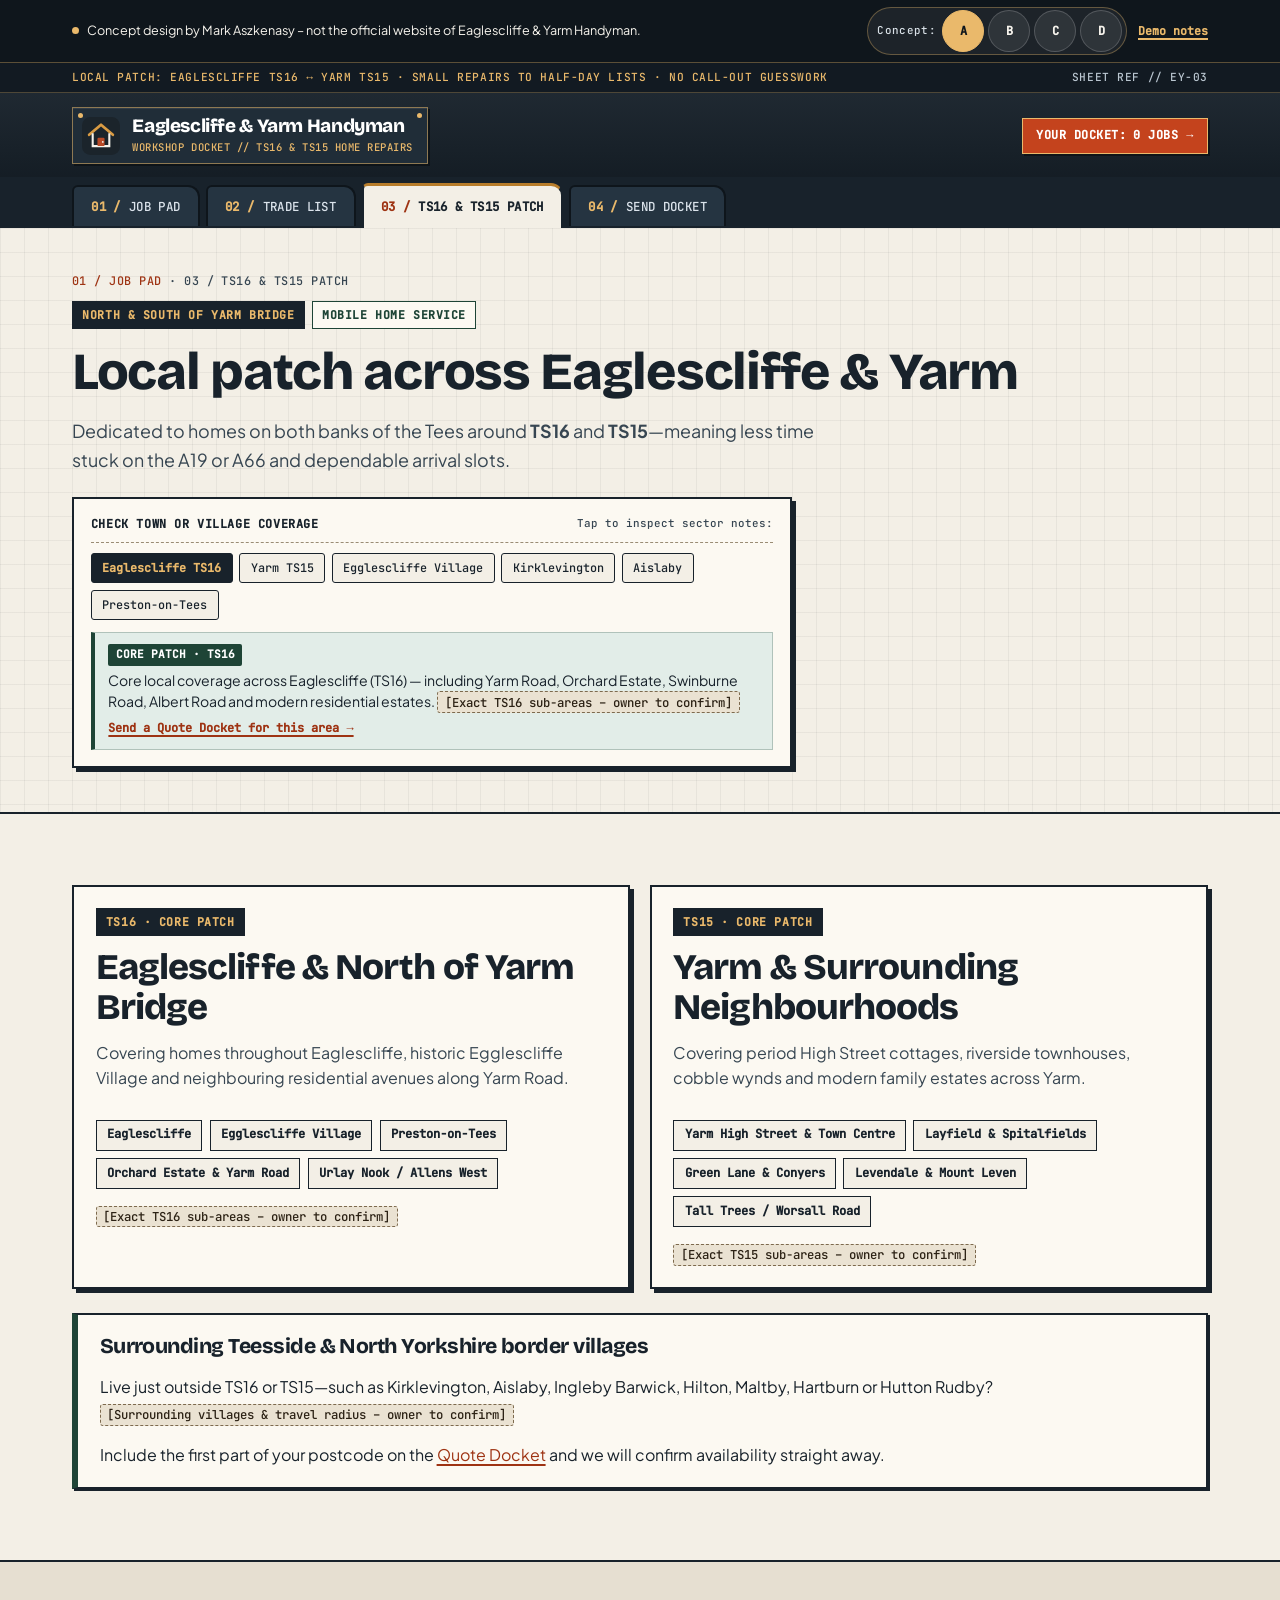
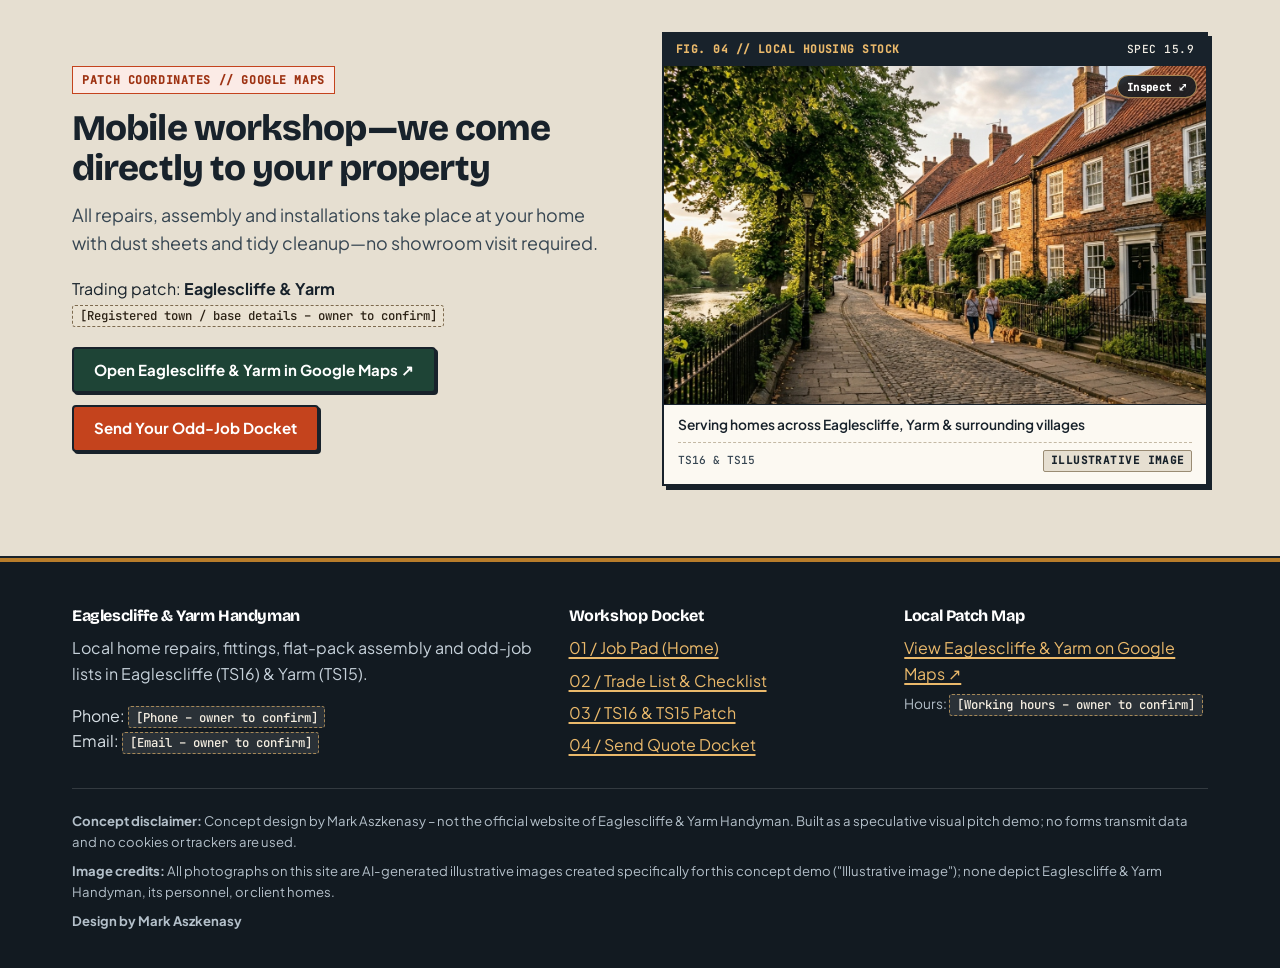
<file: areas.html>
<!DOCTYPE html>
<html lang="en-GB">
<head>
  <meta charset="utf-8">
  <meta name="viewport" content="width=device-width, initial-scale=1">
  <meta name="robots" content="noindex, nofollow">
  <title>TS16 &amp; TS15 Local Patch – Eaglescliffe &amp; Yarm Handyman (Concept Design)</title>
  <meta name="description" content="Local handyman service areas across Eaglescliffe (TS16), Yarm (TS15) and surrounding Teesside villages. Concept design demo.">
  <meta name="theme-color" content="#18222B">
  <link rel="icon" href="favicon.svg" type="image/svg+xml">
  <link rel="preload" href="fonts/bricolage-grotesque-latin.woff2" as="font" type="font/woff2" crossorigin>
  <link rel="preload" href="fonts/plus-jakarta-sans-latin.woff2" as="font" type="font/woff2" crossorigin>
  <link rel="preload" href="fonts/jetbrains-mono-latin-500.woff2" as="font" type="font/woff2" crossorigin>
  <link rel="stylesheet" href="css/styles.css">
</head>
<body>
  <a class="skip-link" href="#main">Skip to main content</a>

  <!-- Persistent Concept Banner -->
  <div class="concept-banner" role="region" aria-label="Concept website notice">
    <div class="wrap">
      <p class="concept-banner__text">
        <span class="concept-banner__dot" aria-hidden="true"></span>
        <span>Concept design by Mark Aszkenasy – not the official website of Eaglescliffe &amp; Yarm Handyman.</span>
      </p>
      <div class="concept-banner__controls">
        <nav class="concept-switcher" aria-label="Concept version switcher">
          <span class="concept-switcher__label">Concept:</span>
          <a class="concept-switcher__pill is-active" href="index.html" aria-current="true">A</a>
          <a class="concept-switcher__pill" href="b/index.html">B</a>
          <a class="concept-switcher__pill" href="c/index.html">C</a>
          <a class="concept-switcher__pill" href="d/index.html">D</a>
        </nav>
        <a class="concept-banner__notes" href="#image-credits">Demo notes</a>
      </div>
    </div>
  </div>

  <!-- Stamped Workshop Docket Header -->
  <header class="docket-header">
    <div class="spec-ticker">
      <div class="wrap spec-ticker__inner">
        <span class="spec-ticker__lead">LOCAL PATCH: EAGLESCLIFFE TS16 &harr; YARM TS15 &middot; SMALL REPAIRS TO HALF-DAY LISTS &middot; NO CALL-OUT GUESSWORK</span>
        <span class="spec-ticker__right">SHEET REF // EY-03</span>
      </div>
    </div>

    <div class="toolchest-bar">
      <div class="wrap toolchest-bar__inner">
        <a class="brass-plate" href="index.html">
          <img class="brass-plate__mark" src="images/logo-mark.svg" width="38" height="38" alt="">
          <span class="brass-plate__copy">
            <span class="brass-plate__name">Eaglescliffe &amp; Yarm Handyman</span>
            <span class="brass-plate__serial">WORKSHOP DOCKET // TS16 &amp; TS15 HOME REPAIRS</span>
          </span>
        </a>

        <div class="toolchest-meta">
          <a class="docket-tally-pill" href="quote.html">
            <span data-docket-tally-text>Your Docket: 0 jobs</span>
            <span aria-hidden="true">&rarr;</span>
          </a>

          <button class="nav-toggle" type="button" data-nav-toggle aria-expanded="false" aria-controls="site-nav">
            <svg viewBox="0 0 24 24" fill="none" stroke="currentColor" stroke-width="2.2" stroke-linecap="round" aria-hidden="true">
              <path d="M4 7h16M4 12h16M4 17h16"/>
            </svg>
            <span>Docket</span>
          </button>
        </div>
      </div>
    </div>

    <nav class="folder-nav-rail" id="site-nav" aria-label="Main workshop navigation">
      <div class="wrap">
        <ul class="folder-tabs">
          <li class="folder-tabs__item">
            <a class="folder-tab" href="index.html">
              <span class="folder-tab__idx">01 /</span>
              <span>JOB PAD</span>
            </a>
          </li>
          <li class="folder-tabs__item">
            <a class="folder-tab" href="services.html">
              <span class="folder-tab__idx">02 /</span>
              <span>TRADE LIST</span>
            </a>
          </li>
          <li class="folder-tabs__item">
            <a class="folder-tab" href="areas.html" aria-current="page">
              <span class="folder-tab__idx">03 /</span>
              <span>TS16 &amp; TS15 PATCH</span>
            </a>
          </li>
          <li class="folder-tabs__item">
            <a class="folder-tab" href="quote.html">
              <span class="folder-tab__idx">04 /</span>
              <span>SEND DOCKET</span>
              <span class="job-badge" data-job-count hidden>0</span>
            </a>
          </li>
        </ul>
      </div>
    </nav>
  </header>

  <main id="main">
    <section class="blueprint-stage page-docket-hero">
      <div class="wrap">
        <nav class="breadcrumb" aria-label="Breadcrumb">
          <a href="index.html">01 / Job Pad</a> &middot; <span>03 / TS16 &amp; TS15 Patch</span>
        </nav>
        <div class="stamp-row">
          <span class="stamp-badge">NORTH &amp; SOUTH OF YARM BRIDGE</span>
          <span class="stamp-badge stamp-badge--outline">MOBILE HOME SERVICE</span>
        </div>
        <h1>Local patch across Eaglescliffe &amp; Yarm</h1>
        <p class="lead">
          Dedicated to homes on both banks of the Tees around <strong>TS16</strong> and <strong>TS15</strong>—meaning less time stuck on the A19 or A66 and dependable arrival slots.
        </p>

        <!-- Interactive Patch Checker mirrored here for quick testing -->
        <div class="patch-checker" data-patch-checker style="max-width: 720px;">
          <div class="patch-checker__head">
            <p class="patch-checker__title">Check Town or Village Coverage</p>
            <span class="patch-checker__hint">Tap to inspect sector notes:</span>
          </div>

          <div class="patch-pills" role="group" aria-label="Check local coverage by town or village">
            <button type="button" class="patch-pill" data-patch-pill="eaglescliffe" aria-pressed="true">Eaglescliffe TS16</button>
            <button type="button" class="patch-pill" data-patch-pill="yarm" aria-pressed="false">Yarm TS15</button>
            <button type="button" class="patch-pill" data-patch-pill="egglescliffe" aria-pressed="false">Egglescliffe Village</button>
            <button type="button" class="patch-pill" data-patch-pill="kirklevington" aria-pressed="false">Kirklevington</button>
            <button type="button" class="patch-pill" data-patch-pill="aislaby" aria-pressed="false">Aislaby</button>
            <button type="button" class="patch-pill" data-patch-pill="preston" aria-pressed="false">Preston-on-Tees</button>
          </div>

          <div class="patch-readout" data-patch-readout aria-live="polite">
            <div class="patch-readout__top">
              <span class="patch-readout__stamp" data-patch-stamp>CORE PATCH &middot; TS16</span>
            </div>
            <p class="patch-readout__text">
              <span data-patch-note>Core local coverage across Eaglescliffe (TS16) — including Yarm Road, Orchard Estate, Swinburne Road, Albert Road and modern residential estates. </span>
              <span class="ph" data-patch-ph>[Exact TS16 sub-areas – owner to confirm]</span>
            </p>
            <a class="patch-readout__link" data-patch-link href="quote.html?area=eaglescliffe">
              Send a Quote Docket for this area &rarr;
            </a>
          </div>
        </div>
      </div>
    </section>

    <section class="section">
      <div class="wrap">
        <div class="card-grid card-grid--2">
          <!-- TS16 Sector -->
          <article class="docket-card">
            <span class="stamp-badge" style="align-self: flex-start; margin-bottom: 0.75rem;">TS16 &middot; CORE PATCH</span>
            <h2>Eaglescliffe &amp; North of Yarm Bridge</h2>
            <p>
              Covering homes throughout Eaglescliffe, historic Egglescliffe Village and neighbouring residential avenues along Yarm Road.
            </p>
            <ul class="area-pills" aria-label="Eaglescliffe neighbourhoods">
              <li>Eaglescliffe</li>
              <li>Egglescliffe Village</li>
              <li>Preston-on-Tees</li>
              <li>Orchard Estate &amp; Yarm Road</li>
              <li>Urlay Nook / Allens West</li>
            </ul>
            <p style="margin-top: 1rem; margin-bottom: 0; font-size: 0.86rem;">
              <span class="ph">[Exact TS16 sub-areas – owner to confirm]</span>
            </p>
          </article>

          <!-- TS15 Sector -->
          <article class="docket-card">
            <span class="stamp-badge" style="align-self: flex-start; margin-bottom: 0.75rem;">TS15 &middot; CORE PATCH</span>
            <h2>Yarm &amp; Surrounding Neighbourhoods</h2>
            <p>
              Covering period High Street cottages, riverside townhouses, cobble wynds and modern family estates across Yarm.
            </p>
            <ul class="area-pills" aria-label="Yarm neighbourhoods">
              <li>Yarm High Street &amp; Town Centre</li>
              <li>Layfield &amp; Spitalfields</li>
              <li>Green Lane &amp; Conyers</li>
              <li>Levendale &amp; Mount Leven</li>
              <li>Tall Trees / Worsall Road</li>
            </ul>
            <p style="margin-top: 1rem; margin-bottom: 0; font-size: 0.86rem;">
              <span class="ph">[Exact TS15 sub-areas – owner to confirm]</span>
            </p>
          </article>
        </div>

        <div class="notice-box" style="margin-top: 1.5rem;">
          <h3>Surrounding Teesside &amp; North Yorkshire border villages</h3>
          <p>
            Live just outside TS16 or TS15—such as Kirklevington, Aislaby, Ingleby Barwick, Hilton, Maltby, Hartburn or Hutton Rudby?
            <span class="ph">[Surrounding villages &amp; travel radius – owner to confirm]</span>
          </p>
          <p style="margin-top: 0.55rem;">
            Include the first part of your postcode on the <a href="quote.html">Quote Docket</a> and we will confirm availability straight away.
          </p>
        </div>
      </div>
    </section>

    <section class="section section--alt">
      <div class="wrap split">
        <div>
          <div class="stamp-row">
            <span class="stamp-badge stamp-badge--terracotta">PATCH COORDINATES // GOOGLE MAPS</span>
          </div>
          <h2>Mobile workshop—we come directly to your property</h2>
          <p class="lead">
            All repairs, assembly and installations take place at your home with dust sheets and tidy cleanup—no showroom visit required.
          </p>
          <p>
            Trading patch: <strong>Eaglescliffe &amp; Yarm</strong>
            <span class="ph">[Registered town / base details – owner to confirm]</span>
          </p>
          <div style="display: flex; flex-wrap: wrap; gap: 0.75rem; margin-top: 1.25rem;">
            <a
              class="btn btn--pine"
              href="https://www.google.com/maps/search/?api=1&amp;query=Eaglescliffe+and+Yarm+TS16+TS15"
              target="_blank"
              rel="noopener noreferrer"
            >
              Open Eaglescliffe &amp; Yarm in Google Maps &nearr;
            </a>
            <a class="btn btn--primary" href="quote.html">Send Your Odd-Job Docket</a>
          </div>
        </div>

        <figure class="plate-card" data-lightbox-trigger data-lightbox-src="images/areas-brick-houses.jpg" data-lightbox-alt="Golden-hour view of red-brick Georgian townhouses with clay pantile roofs along a riverside path" data-lightbox-caption="Serving homes across Eaglescliffe, Yarm &amp; surrounding villages" data-lightbox-spec="FIG. 04 // LOCAL HOUSING STOCK">
          <div class="plate-card__bar">
            <span class="plate-card__fig">FIG. 04 // LOCAL HOUSING STOCK</span>
            <span>SPEC 15.9</span>
          </div>
          <div class="plate-card__media">
            <img
              src="images/areas-brick-houses.jpg"
              width="1440"
              height="803"
              alt="Golden-hour view of red-brick Georgian townhouses with clay pantile roofs along a riverside path"
              loading="lazy"
            >
            <button type="button" class="photo-zoom-pill" aria-label="Enlarge Local Housing Stock photograph">Inspect &#x2922;</button>
          </div>
          <figcaption>
            <span class="plate-card__caption-text">Serving homes across Eaglescliffe, Yarm &amp; surrounding villages</span>
            <span class="plate-card__meta-row">
              <span style="font-family: var(--font-mono); font-size: 0.7rem; color: var(--iron-soft);">TS16 &amp; TS15</span>
              <span class="illus-tag">Illustrative image</span>
            </span>
          </figcaption>
        </figure>
      </div>
    </section>
  </main>

  <footer class="site-footer">
    <div class="wrap">
      <div class="footer-grid">
        <div>
          <h3>Eaglescliffe &amp; Yarm Handyman</h3>
          <p style="margin-top: 0; color: #C6D1DA;">
            Local home repairs, fittings, flat-pack assembly and odd-job lists in Eaglescliffe (TS16) &amp; Yarm (TS15).
          </p>
          <p id="contact-details" style="margin-bottom: 0;">
            Phone: <span class="ph ph--on-dark">[Phone – owner to confirm]</span><br>
            Email: <span class="ph ph--on-dark">[Email – owner to confirm]</span>
          </p>
        </div>

        <div>
          <h3>Workshop Docket</h3>
          <ul>
            <li><a href="index.html">01 / Job Pad (Home)</a></li>
            <li><a href="services.html">02 / Trade List &amp; Checklist</a></li>
            <li><a href="areas.html">03 / TS16 &amp; TS15 Patch</a></li>
            <li><a href="quote.html">04 / Send Quote Docket</a></li>
          </ul>
        </div>

        <div>
          <h3>Local Patch Map</h3>
          <ul>
            <li>
              <a href="https://www.google.com/maps/search/?api=1&amp;query=Eaglescliffe+and+Yarm+TS16+TS15" target="_blank" rel="noopener noreferrer">
                View Eaglescliffe &amp; Yarm on Google Maps &nearr;
              </a>
            </li>
            <li style="color: #B4C0CA; font-size: 0.86rem;">
              Hours: <span class="ph ph--on-dark">[Working hours – owner to confirm]</span>
            </li>
          </ul>
        </div>
      </div>

      <div class="footer-legal" id="image-credits">
        <p><strong>Concept disclaimer:</strong> Concept design by Mark Aszkenasy – not the official website of Eaglescliffe &amp; Yarm Handyman. Built as a speculative visual pitch demo; no forms transmit data and no cookies or trackers are used.</p>
        <p><strong>Image credits:</strong> All photographs on this site are AI-generated illustrative images created specifically for this concept demo ("Illustrative image"); none depict Eaglescliffe &amp; Yarm Handyman, its personnel, or client homes.</p>
        <p><strong>Design by Mark Aszkenasy</strong></p>
      </div>
    </div>
  </footer>

  <div class="mobile-dock" role="region" aria-label="Quick actions">
    <a class="btn btn--call" href="#contact-details">Call: [To confirm]</a>
    <a class="btn btn--primary" href="quote.html">
      <span>Send Docket</span>
      <span class="job-badge" data-job-count hidden>0</span>
    </a>
  </div>

  <script src="js/main.js" defer></script>
</body>
</html>
</file>
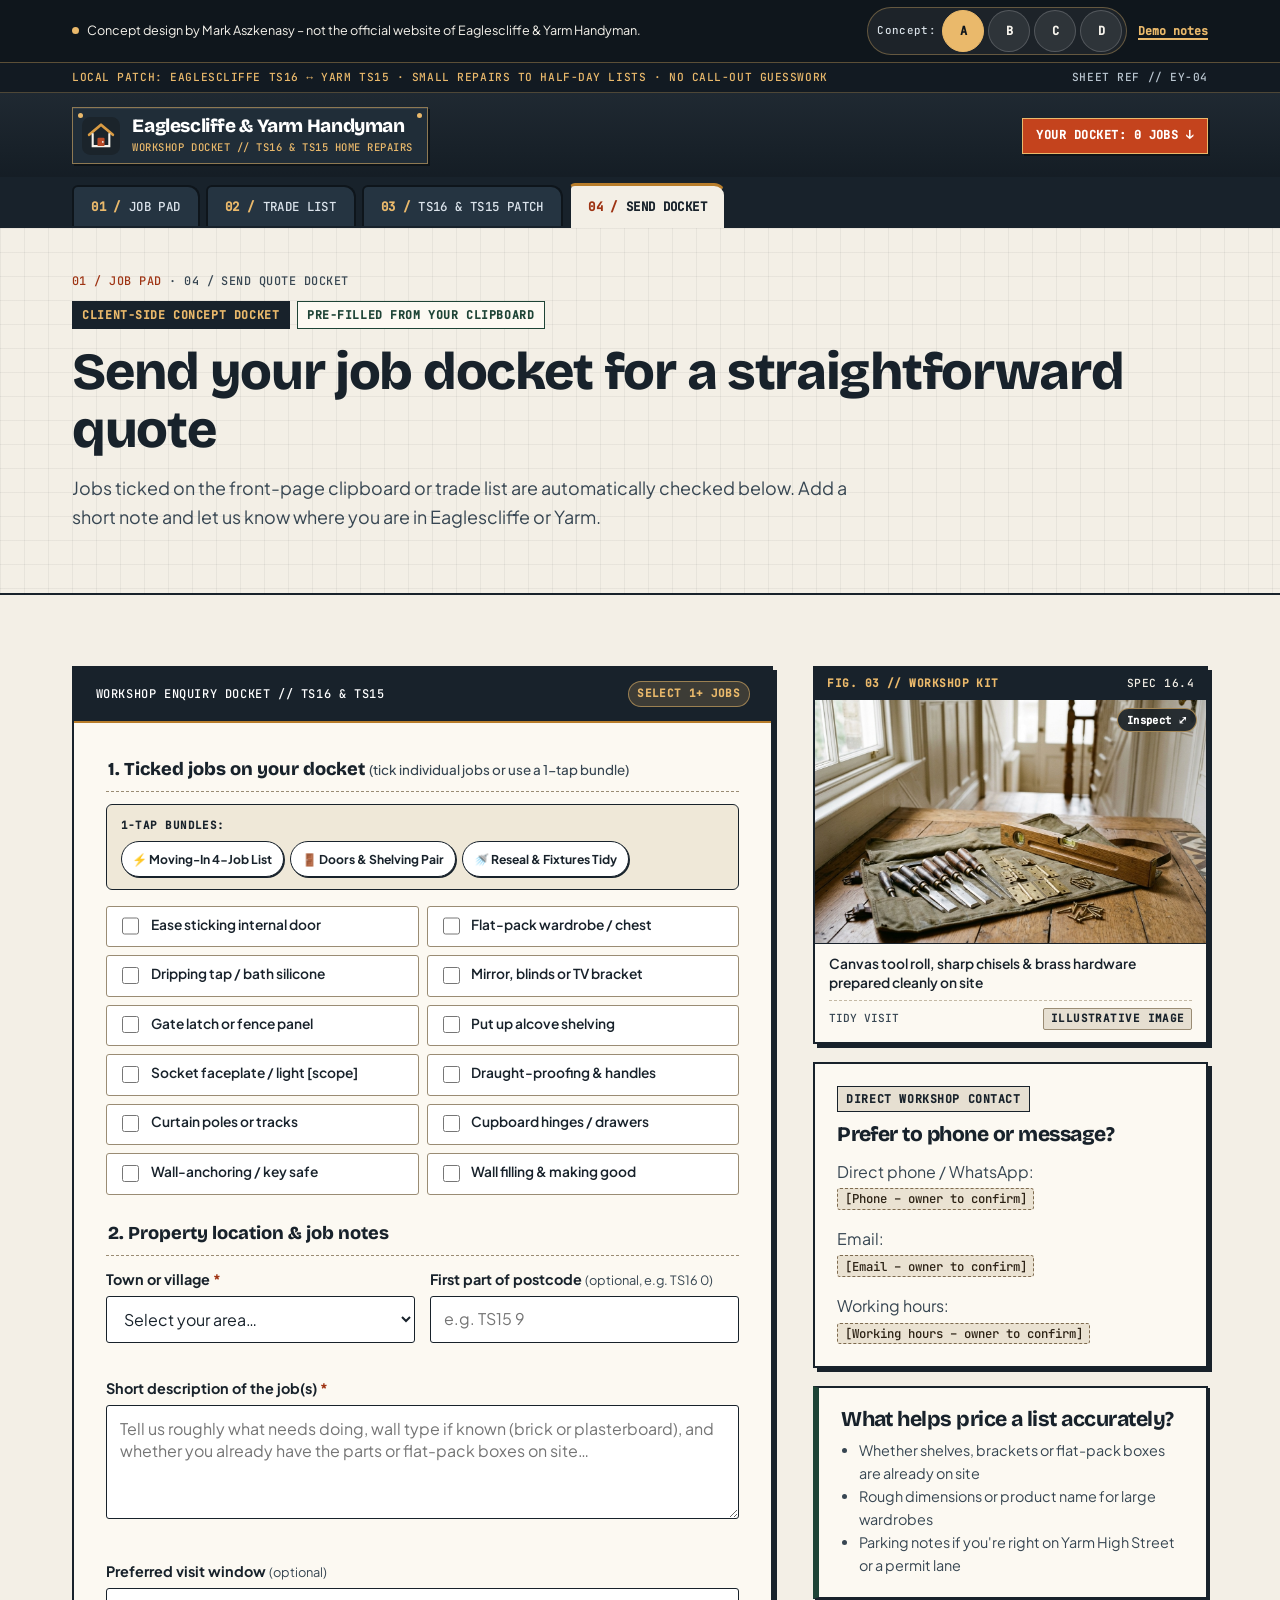
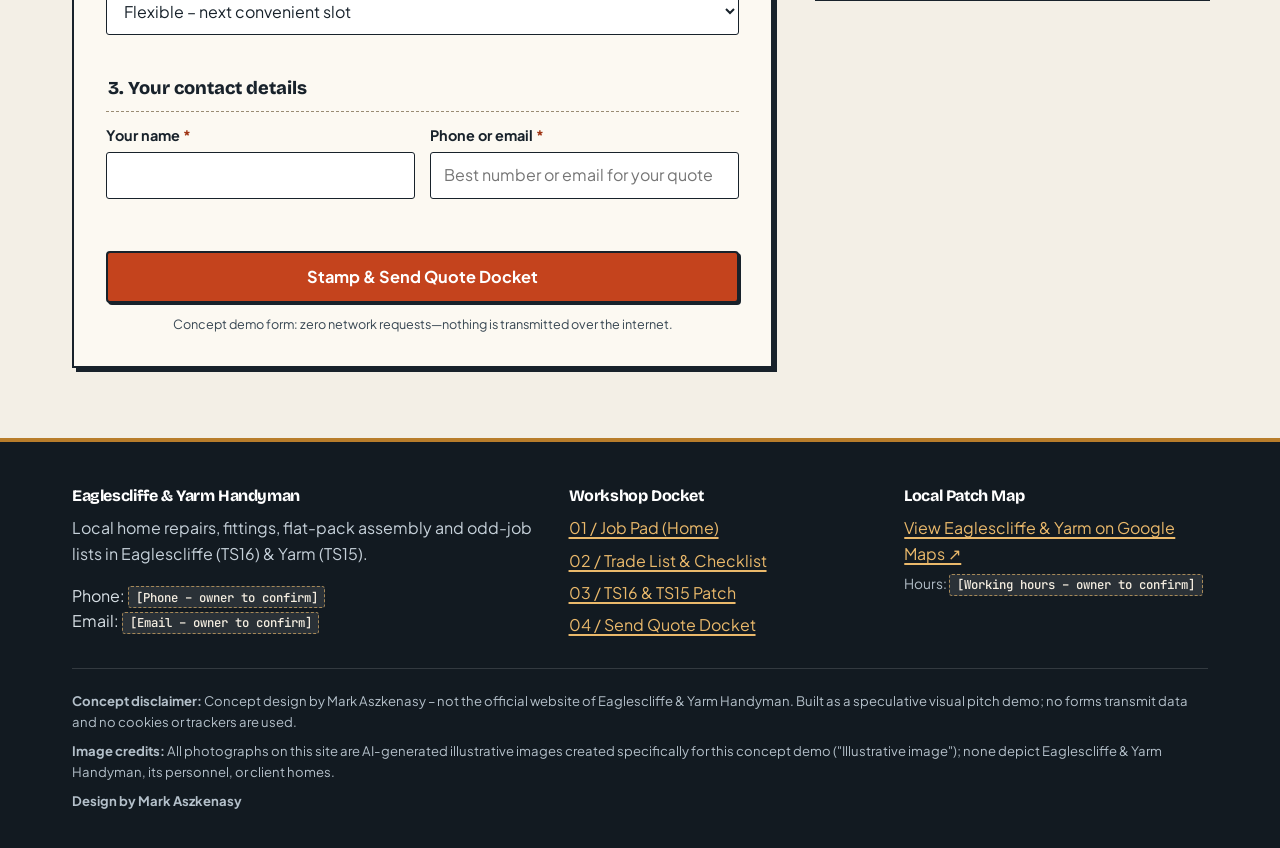
<file: quote.html>
<!DOCTYPE html>
<html lang="en-GB">
<head>
  <meta charset="utf-8">
  <meta name="viewport" content="width=device-width, initial-scale=1">
  <meta name="robots" content="noindex, nofollow">
  <title>Send Quote Docket – Eaglescliffe &amp; Yarm Handyman (Concept Design)</title>
  <meta name="description" content="Send your odd-job docket and request a quote from Eaglescliffe &amp; Yarm Handyman. Concept design demo.">
  <meta name="theme-color" content="#18222B">
  <link rel="icon" href="favicon.svg" type="image/svg+xml">
  <link rel="preload" href="fonts/bricolage-grotesque-latin.woff2" as="font" type="font/woff2" crossorigin>
  <link rel="preload" href="fonts/plus-jakarta-sans-latin.woff2" as="font" type="font/woff2" crossorigin>
  <link rel="preload" href="fonts/jetbrains-mono-latin-500.woff2" as="font" type="font/woff2" crossorigin>
  <link rel="stylesheet" href="css/styles.css">
</head>
<body>
  <a class="skip-link" href="#main">Skip to main content</a>

  <!-- Persistent Concept Banner -->
  <div class="concept-banner" role="region" aria-label="Concept website notice">
    <div class="wrap">
      <p class="concept-banner__text">
        <span class="concept-banner__dot" aria-hidden="true"></span>
        <span>Concept design by Mark Aszkenasy – not the official website of Eaglescliffe &amp; Yarm Handyman.</span>
      </p>
      <div class="concept-banner__controls">
        <nav class="concept-switcher" aria-label="Concept version switcher">
          <span class="concept-switcher__label">Concept:</span>
          <a class="concept-switcher__pill is-active" href="index.html" aria-current="true">A</a>
          <a class="concept-switcher__pill" href="b/index.html">B</a>
          <a class="concept-switcher__pill" href="c/index.html">C</a>
          <a class="concept-switcher__pill" href="d/index.html">D</a>
        </nav>
        <a class="concept-banner__notes" href="#image-credits">Demo notes</a>
      </div>
    </div>
  </div>

  <!-- Stamped Workshop Docket Header -->
  <header class="docket-header">
    <div class="spec-ticker">
      <div class="wrap spec-ticker__inner">
        <span class="spec-ticker__lead">LOCAL PATCH: EAGLESCLIFFE TS16 &harr; YARM TS15 &middot; SMALL REPAIRS TO HALF-DAY LISTS &middot; NO CALL-OUT GUESSWORK</span>
        <span class="spec-ticker__right">SHEET REF // EY-04</span>
      </div>
    </div>

    <div class="toolchest-bar">
      <div class="wrap toolchest-bar__inner">
        <a class="brass-plate" href="index.html">
          <img class="brass-plate__mark" src="images/logo-mark.svg" width="38" height="38" alt="">
          <span class="brass-plate__copy">
            <span class="brass-plate__name">Eaglescliffe &amp; Yarm Handyman</span>
            <span class="brass-plate__serial">WORKSHOP DOCKET // TS16 &amp; TS15 HOME REPAIRS</span>
          </span>
        </a>

        <div class="toolchest-meta">
          <a class="docket-tally-pill" href="#quote-form">
            <span data-docket-tally-text>Your Docket: 0 jobs</span>
            <span aria-hidden="true">&darr;</span>
          </a>

          <button class="nav-toggle" type="button" data-nav-toggle aria-expanded="false" aria-controls="site-nav">
            <svg viewBox="0 0 24 24" fill="none" stroke="currentColor" stroke-width="2.2" stroke-linecap="round" aria-hidden="true">
              <path d="M4 7h16M4 12h16M4 17h16"/>
            </svg>
            <span>Docket</span>
          </button>
        </div>
      </div>
    </div>

    <nav class="folder-nav-rail" id="site-nav" aria-label="Main workshop navigation">
      <div class="wrap">
        <ul class="folder-tabs">
          <li class="folder-tabs__item">
            <a class="folder-tab" href="index.html">
              <span class="folder-tab__idx">01 /</span>
              <span>JOB PAD</span>
            </a>
          </li>
          <li class="folder-tabs__item">
            <a class="folder-tab" href="services.html">
              <span class="folder-tab__idx">02 /</span>
              <span>TRADE LIST</span>
            </a>
          </li>
          <li class="folder-tabs__item">
            <a class="folder-tab" href="areas.html">
              <span class="folder-tab__idx">03 /</span>
              <span>TS16 &amp; TS15 PATCH</span>
            </a>
          </li>
          <li class="folder-tabs__item">
            <a class="folder-tab" href="quote.html" aria-current="page">
              <span class="folder-tab__idx">04 /</span>
              <span>SEND DOCKET</span>
              <span class="job-badge" data-job-count hidden>0</span>
            </a>
          </li>
        </ul>
      </div>
    </nav>
  </header>

  <main id="main">
    <section class="blueprint-stage page-docket-hero">
      <div class="wrap">
        <nav class="breadcrumb" aria-label="Breadcrumb">
          <a href="index.html">01 / Job Pad</a> &middot; <span>04 / Send Quote Docket</span>
        </nav>
        <div class="stamp-row">
          <span class="stamp-badge">CLIENT-SIDE CONCEPT DOCKET</span>
          <span class="stamp-badge stamp-badge--outline">PRE-FILLED FROM YOUR CLIPBOARD</span>
        </div>
        <h1>Send your job docket for a straightforward quote</h1>
        <p class="lead">
          Jobs ticked on the front-page clipboard or trade list are automatically checked below. Add a short note and let us know where you are in Eaglescliffe or Yarm.
        </p>
      </div>
    </section>

    <section class="section">
      <div class="wrap quote-layout">
        <!-- Main Interactive Workshop Quote Docket (Dummy — zero network calls) -->
        <div class="form-docket">
          <div class="form-docket__header">
            <span>WORKSHOP ENQUIRY DOCKET // TS16 &amp; TS15</span>
            <span class="visit-scope-pill" data-visit-scope>Select 1+ jobs</span>
          </div>

          <div class="form-docket__body">
            <form id="quote-form" novalidate>
              <fieldset class="form-fieldset">
                <legend class="form-legend">1. Ticked jobs on your docket <span class="hint" style="font-family: var(--font-sans); font-size: 0.84rem; font-weight: 500; color: var(--iron-soft);">(tick individual jobs or use a 1-tap bundle)</span></legend>

                <div class="bundle-strip" role="group" aria-label="1-tap popular odd-job bundles">
                  <span class="bundle-strip__label">1-Tap Bundles:</span>
                  <div class="bundle-pills">
                    <button type="button" class="bundle-pill" data-job-bundle="moving-in" aria-pressed="false">&#9889; Moving-In 4-Job List</button>
                    <button type="button" class="bundle-pill" data-job-bundle="doors-shelving" aria-pressed="false">&#128682; Doors &amp; Shelving Pair</button>
                    <button type="button" class="bundle-pill" data-job-bundle="reseal-tidy" aria-pressed="false">&#128703; Reseal &amp; Fixtures Tidy</button>
                  </div>
                </div>
                <div class="chip-checks">
                  <label class="chip-check" for="q-job-1">
                    <input id="q-job-1" type="checkbox" name="jobs" value="Ease sticking internal door">
                    <span>Ease sticking internal door</span>
                  </label>
                  <label class="chip-check" for="q-job-2">
                    <input id="q-job-2" type="checkbox" name="jobs" value="Flat-pack wardrobe / chest assembly">
                    <span>Flat-pack wardrobe / chest</span>
                  </label>
                  <label class="chip-check" for="q-job-3">
                    <input id="q-job-3" type="checkbox" name="jobs" value="Fix dripping tap or re-silicone bath">
                    <span>Dripping tap / bath silicone</span>
                  </label>
                  <label class="chip-check" for="q-job-4">
                    <input id="q-job-4" type="checkbox" name="jobs" value="Hang heavy mirror, blinds or TV bracket">
                    <span>Mirror, blinds or TV bracket</span>
                  </label>
                  <label class="chip-check" for="q-job-5">
                    <input id="q-job-5" type="checkbox" name="jobs" value="Garden gate latch or fence panel repair">
                    <span>Gate latch or fence panel</span>
                  </label>
                  <label class="chip-check" for="q-job-6">
                    <input id="q-job-6" type="checkbox" name="jobs" value="Put up alcove shelving">
                    <span>Put up alcove shelving</span>
                  </label>
                  <label class="chip-check" for="q-job-7">
                    <input id="q-job-7" type="checkbox" name="jobs" value="Replace broken socket faceplate / light fitting [scope to confirm]">
                    <span>Socket faceplate / light [scope]</span>
                  </label>
                  <label class="chip-check" for="q-job-8">
                    <input id="q-job-8" type="checkbox" name="jobs" value="Draught-proofing & door furniture">
                    <span>Draught-proofing &amp; handles</span>
                  </label>
                  <label class="chip-check" for="q-job-9">
                    <input id="q-job-9" type="checkbox" name="jobs" value="Fit curtain poles or window tracks">
                    <span>Curtain poles or tracks</span>
                  </label>
                  <label class="chip-check" for="q-job-10">
                    <input id="q-job-10" type="checkbox" name="jobs" value="Cupboard hinges & kitchen drawer runners">
                    <span>Cupboard hinges / drawers</span>
                  </label>
                  <label class="chip-check" for="q-job-11">
                    <input id="q-job-11" type="checkbox" name="jobs" value="Wall-anchor tall furniture or fit key safe">
                    <span>Wall-anchoring / key safe</span>
                  </label>
                  <label class="chip-check" for="q-job-12">
                    <input id="q-job-12" type="checkbox" name="jobs" value="Wall filling, patching & making good">
                    <span>Wall filling &amp; making good</span>
                  </label>
                </div>
              </fieldset>

              <fieldset class="form-fieldset">
                <legend class="form-legend">2. Property location &amp; job notes</legend>

                <div class="field-grid">
                  <div class="field">
                    <label for="q-area">Town or village <span class="req" aria-hidden="true">*</span></label>
                    <select id="q-area" name="area" required aria-describedby="q-area-err">
                      <option value="">Select your area&hellip;</option>
                      <option value="eaglescliffe">Eaglescliffe (TS16)</option>
                      <option value="yarm">Yarm (TS15)</option>
                      <option value="egglescliffe-preston">Egglescliffe Village / Preston-on-Tees</option>
                      <option value="kirklevington">Kirklevington (nearby TS15)</option>
                      <option value="aislaby">Aislaby (nearby TS16)</option>
                      <option value="nearby">Other nearby village (Ingleby Barwick / Hilton / Hutton Rudby)</option>
                    </select>
                    <p class="field-error" id="q-area-err" role="alert"></p>
                  </div>

                  <div class="field">
                    <label for="q-postcode">First part of postcode <span class="hint">(optional, e.g. TS16 0)</span></label>
                    <input id="q-postcode" name="postcode" type="text" autocomplete="postal-code" placeholder="e.g. TS15 9">
                  </div>
                </div>

                <div class="field">
                  <label for="q-details">Short description of the job(s) <span class="req" aria-hidden="true">*</span></label>
                  <textarea
                    id="q-details"
                    name="details"
                    rows="4"
                    required
                    aria-describedby="q-details-err"
                    placeholder="Tell us roughly what needs doing, wall type if known (brick or plasterboard), and whether you already have the parts or flat-pack boxes on site…"
                  ></textarea>
                  <p class="field-error" id="q-details-err" role="alert"></p>
                </div>

                <div class="field">
                  <label for="q-timing">Preferred visit window <span class="hint">(optional)</span></label>
                  <select id="q-timing" name="timing">
                    <option value="flexible">Flexible – next convenient slot</option>
                    <option value="this-week">Ideally within the next 7 days</option>
                    <option value="half-day">Half-day list – group all jobs into one visit</option>
                    <option value="specific-days">Specific weekdays only (note above)</option>
                  </select>
                </div>
              </fieldset>

              <fieldset class="form-fieldset" style="margin-bottom: 1.15rem;">
                <legend class="form-legend">3. Your contact details</legend>

                <div class="field-grid">
                  <div class="field">
                    <label for="q-name">Your name <span class="req" aria-hidden="true">*</span></label>
                    <input id="q-name" name="name" type="text" autocomplete="name" required aria-describedby="q-name-err">
                    <p class="field-error" id="q-name-err" role="alert"></p>
                  </div>

                  <div class="field">
                    <label for="q-contact">Phone or email <span class="req" aria-hidden="true">*</span></label>
                    <input id="q-contact" name="contact" type="text" required aria-describedby="q-contact-err" placeholder="Best number or email for your quote">
                    <p class="field-error" id="q-contact-err" role="alert"></p>
                  </div>
                </div>
              </fieldset>

              <button class="btn btn--primary" type="submit" style="width: 100%; font-size: 1.02rem; padding: 0.9rem 1.35rem;">
                Stamp &amp; Send Quote Docket
              </button>
              <p style="font-size: 0.79rem; color: var(--iron-soft); margin: 0.65rem 0 0; text-align: center;">
                Concept demo form: zero network requests—nothing is transmitted over the internet.
              </p>
            </form>

            <!-- Required Dummy Submit Feedback + Live Digital Enquiry Ticket -->
            <div class="demo-result" id="demo-result" tabindex="-1" role="status" aria-live="polite" hidden>
              <p class="demo-result__title">Demo only – in the live site this would go straight to Eaglescliffe &amp; Yarm Handyman.</p>

              <div class="receipt-ticket" id="demo-receipt-ticket">
                <div class="receipt-ticket__head">
                  <span>What Eaglescliffe &amp; Yarm Handyman Receives</span>
                  <span class="receipt-ticket__ref" id="demo-ticket-ref">REF #EY-1042</span>
                </div>
                <dl class="receipt-ticket__grid">
                  <div>
                    <dt>Customer</dt>
                    <dd id="demo-ticket-name">&mdash;</dd>
                  </div>
                  <div>
                    <dt>Reply Contact</dt>
                    <dd id="demo-ticket-contact">&mdash;</dd>
                  </div>
                  <div>
                    <dt>Area &amp; Timing</dt>
                    <dd id="demo-ticket-area">&mdash;</dd>
                  </div>
                  <div>
                    <dt>Visit Scope</dt>
                    <dd id="demo-ticket-scope">&mdash;</dd>
                  </div>
                  <div class="receipt-ticket__full">
                    <dt>Ticked Odd Jobs</dt>
                    <dd id="demo-ticket-jobs">&mdash;</dd>
                  </div>
                  <div class="receipt-ticket__full">
                    <dt>Job Notes</dt>
                    <dd id="demo-ticket-notes">&mdash;</dd>
                  </div>
                </dl>
                <div class="receipt-ticket__actions">
                  <button type="button" class="btn btn--secondary btn--sm" id="demo-copy-btn">Copy Summary</button>
                  <button type="button" class="btn btn--pine btn--sm" id="demo-reset-btn">Reset Demo</button>
                </div>
              </div>

              <p id="demo-summary" style="font-size: 0.84rem; color: var(--iron-soft); margin-top: 0.7rem;"></p>
            </div>
          </div>
        </div>

        <!-- Direct Contact & Helpful Workshop Notes Sidebar -->
        <aside style="display: flex; flex-direction: column; gap: 1.15rem;">
          <figure class="plate-card" data-lightbox-trigger data-lightbox-src="images/detail-1.jpg" data-lightbox-alt="Craftsman canvas tool roll, wood chisels, solid brass hinges and spirit level arranged neatly on an oak hallway floor" data-lightbox-caption="Canvas tool roll, sharp chisels &amp; brass hardware laid out on protected oak flooring" data-lightbox-spec="FIG. 03 // WORKSHOP KIT">
            <div class="plate-card__bar">
              <span class="plate-card__fig">FIG. 03 // WORKSHOP KIT</span>
              <span>SPEC 16.4</span>
            </div>
            <div class="plate-card__media">
              <img
                src="images/detail-1.jpg"
                width="1200"
                height="896"
                alt="Craftsman canvas tool roll, wood chisels, solid brass hinges and spirit level arranged neatly on an oak hallway floor"
                loading="lazy"
              >
              <button type="button" class="photo-zoom-pill" aria-label="Enlarge Workshop Kit photograph">Inspect &#x2922;</button>
            </div>
            <figcaption>
              <span class="plate-card__caption-text">Canvas tool roll, sharp chisels &amp; brass hardware prepared cleanly on site</span>
              <span class="plate-card__meta-row">
                <span style="font-family: var(--font-mono); font-size: 0.7rem; color: var(--iron-soft);">TIDY VISIT</span>
                <span class="illus-tag">Illustrative image</span>
              </span>
            </figcaption>
          </figure>
          <div class="docket-card" id="contact-details">
            <span class="docket-card__num">DIRECT WORKSHOP CONTACT</span>
            <h2 style="font-size: 1.3rem;">Prefer to phone or message?</h2>
            <p>
              Direct phone / WhatsApp:<br>
              <span class="ph">[Phone – owner to confirm]</span>
            </p>
            <p>
              Email:<br>
              <span class="ph">[Email – owner to confirm]</span>
            </p>
            <p style="margin-bottom: 0;">
              Working hours:<br>
              <span class="ph">[Working hours – owner to confirm]</span>
            </p>
          </div>

          <div class="notice-box">
            <h3>What helps price a list accurately?</h3>
            <ul class="plain-specs" style="margin: 0.45rem 0 0; padding-left: 1.15rem; color: var(--iron-soft); font-size: 0.9rem;">
              <li>Whether shelves, brackets or flat-pack boxes are already on site</li>
              <li>Rough dimensions or product name for large wardrobes</li>
              <li>Parking notes if you're right on Yarm High Street or a permit lane</li>
            </ul>
          </div>
        </aside>
      </div>
    </section>
  </main>

  <footer class="site-footer">
    <div class="wrap">
      <div class="footer-grid">
        <div>
          <h3>Eaglescliffe &amp; Yarm Handyman</h3>
          <p style="margin-top: 0; color: #C6D1DA;">
            Local home repairs, fittings, flat-pack assembly and odd-job lists in Eaglescliffe (TS16) &amp; Yarm (TS15).
          </p>
          <p style="margin-bottom: 0;">
            Phone: <span class="ph ph--on-dark">[Phone – owner to confirm]</span><br>
            Email: <span class="ph ph--on-dark">[Email – owner to confirm]</span>
          </p>
        </div>

        <div>
          <h3>Workshop Docket</h3>
          <ul>
            <li><a href="index.html">01 / Job Pad (Home)</a></li>
            <li><a href="services.html">02 / Trade List &amp; Checklist</a></li>
            <li><a href="areas.html">03 / TS16 &amp; TS15 Patch</a></li>
            <li><a href="quote.html">04 / Send Quote Docket</a></li>
          </ul>
        </div>

        <div>
          <h3>Local Patch Map</h3>
          <ul>
            <li>
              <a href="https://www.google.com/maps/search/?api=1&amp;query=Eaglescliffe+and+Yarm+TS16+TS15" target="_blank" rel="noopener noreferrer">
                View Eaglescliffe &amp; Yarm on Google Maps &nearr;
              </a>
            </li>
            <li style="color: #B4C0CA; font-size: 0.86rem;">
              Hours: <span class="ph ph--on-dark">[Working hours – owner to confirm]</span>
            </li>
          </ul>
        </div>
      </div>

      <div class="footer-legal" id="image-credits">
        <p><strong>Concept disclaimer:</strong> Concept design by Mark Aszkenasy – not the official website of Eaglescliffe &amp; Yarm Handyman. Built as a speculative visual pitch demo; no forms transmit data and no cookies or trackers are used.</p>
        <p><strong>Image credits:</strong> All photographs on this site are AI-generated illustrative images created specifically for this concept demo ("Illustrative image"); none depict Eaglescliffe &amp; Yarm Handyman, its personnel, or client homes.</p>
        <p><strong>Design by Mark Aszkenasy</strong></p>
      </div>
    </div>
  </footer>

  <div class="mobile-dock" role="region" aria-label="Quick actions">
    <a class="btn btn--call" href="#contact-details">Call: [To confirm]</a>
    <a class="btn btn--primary" href="#quote-form">
      <span>Fill Docket</span>
      <span class="job-badge" data-job-count hidden>0</span>
    </a>
  </div>

  <script src="js/main.js" defer></script>
</body>
</html>
</file>
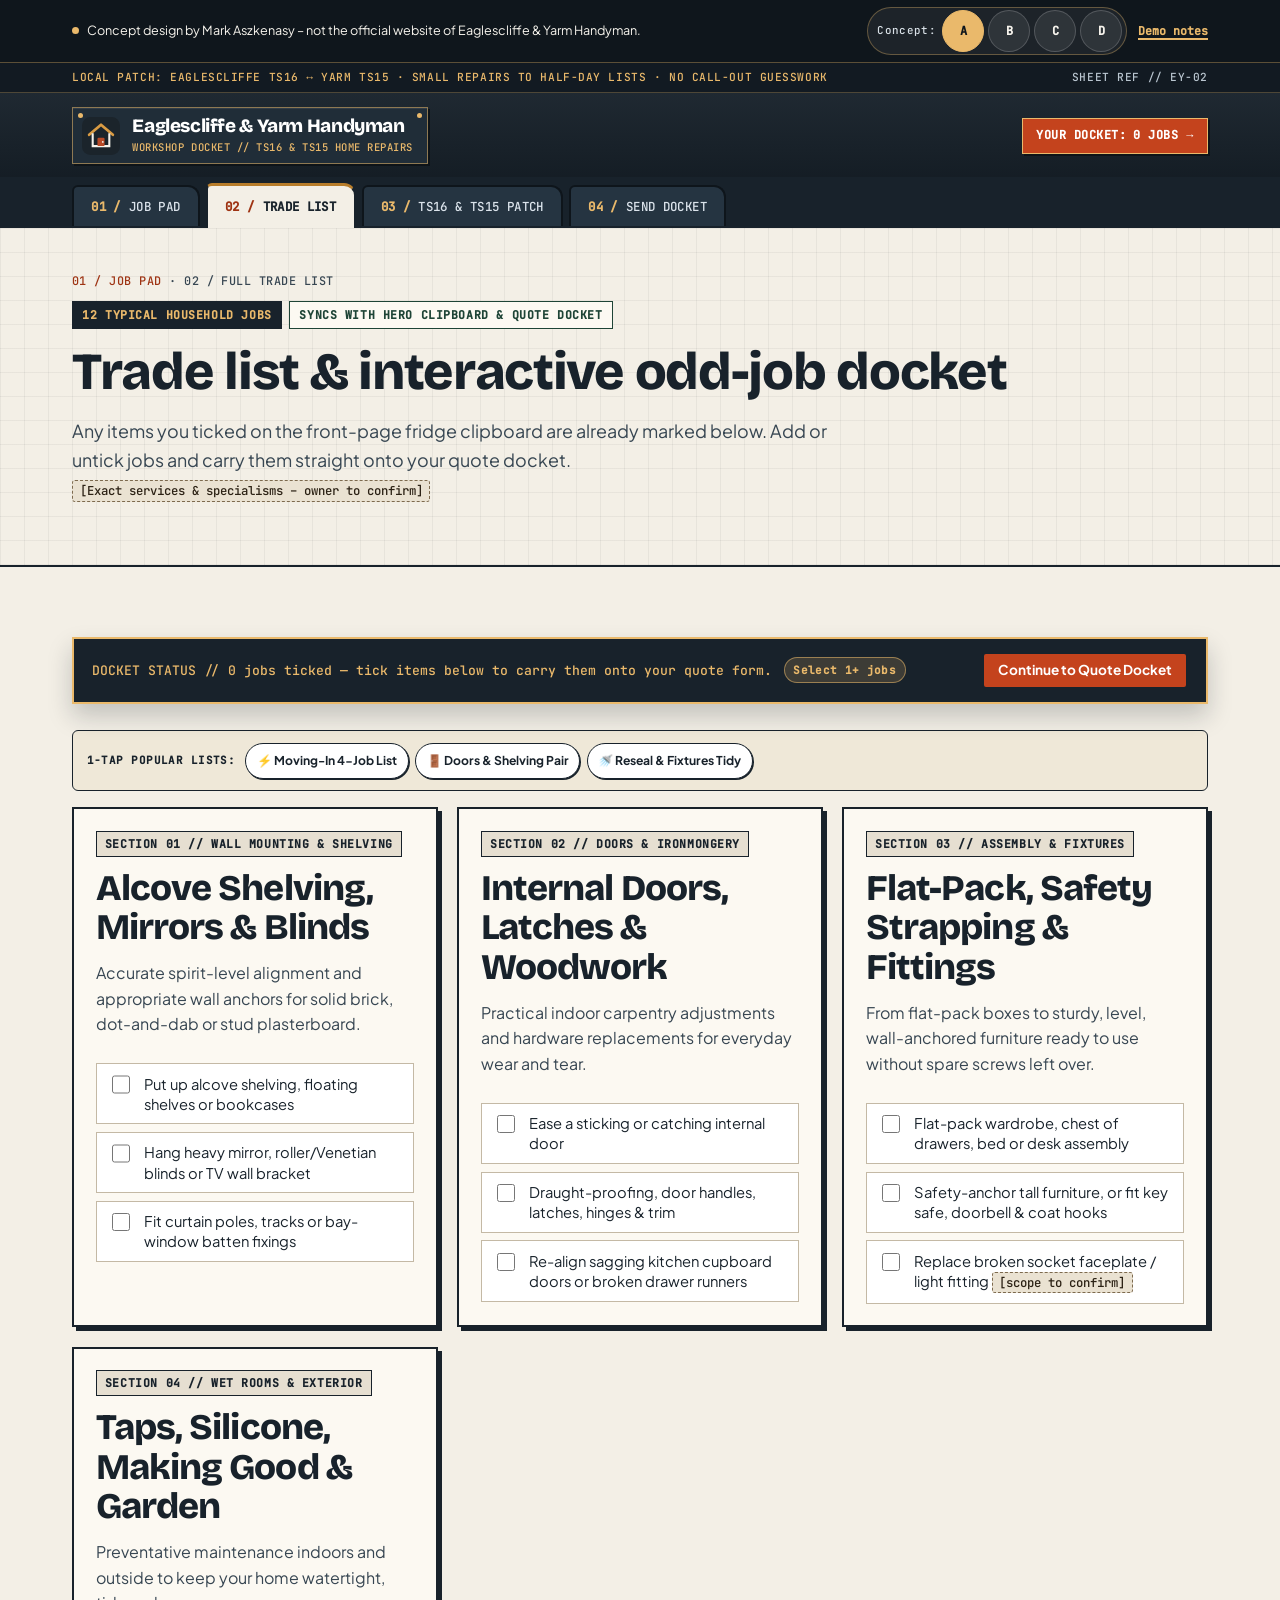
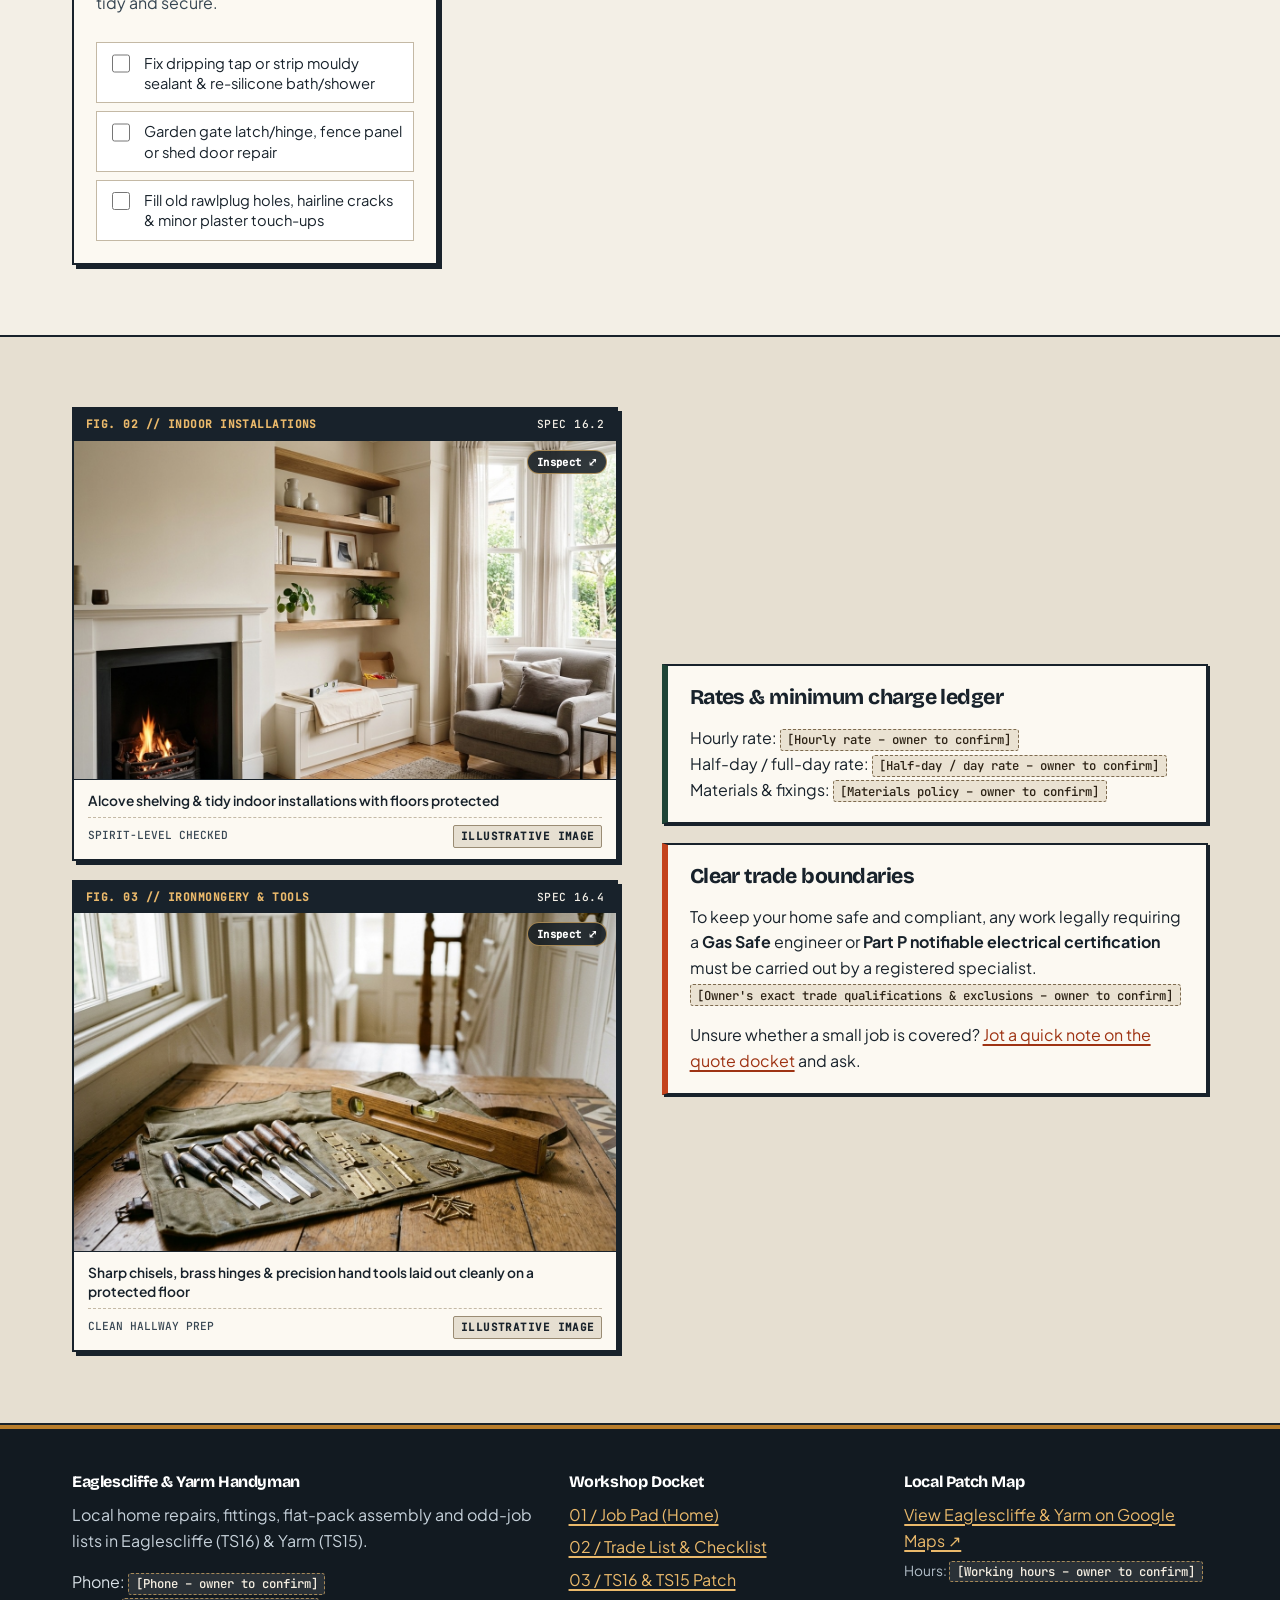
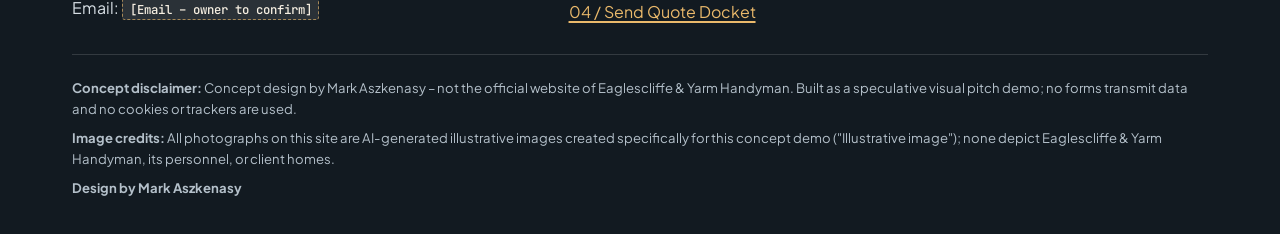
<file: services.html>
<!DOCTYPE html>
<html lang="en-GB">
<head>
  <meta charset="utf-8">
  <meta name="viewport" content="width=device-width, initial-scale=1">
  <meta name="robots" content="noindex, nofollow">
  <title>Trade List &amp; Odd-Job Checklist – Eaglescliffe &amp; Yarm Handyman (Concept Design)</title>
  <meta name="description" content="Browse typical handyman services and tick jobs to build your quote docket for Eaglescliffe &amp; Yarm Handyman. Concept design demo.">
  <meta name="theme-color" content="#18222B">
  <link rel="icon" href="favicon.svg" type="image/svg+xml">
  <link rel="preload" href="fonts/bricolage-grotesque-latin.woff2" as="font" type="font/woff2" crossorigin>
  <link rel="preload" href="fonts/plus-jakarta-sans-latin.woff2" as="font" type="font/woff2" crossorigin>
  <link rel="preload" href="fonts/jetbrains-mono-latin-500.woff2" as="font" type="font/woff2" crossorigin>
  <link rel="stylesheet" href="css/styles.css">
</head>
<body>
  <a class="skip-link" href="#main">Skip to main content</a>

  <!-- Persistent Concept Banner -->
  <div class="concept-banner" role="region" aria-label="Concept website notice">
    <div class="wrap">
      <p class="concept-banner__text">
        <span class="concept-banner__dot" aria-hidden="true"></span>
        <span>Concept design by Mark Aszkenasy – not the official website of Eaglescliffe &amp; Yarm Handyman.</span>
      </p>
      <div class="concept-banner__controls">
        <nav class="concept-switcher" aria-label="Concept version switcher">
          <span class="concept-switcher__label">Concept:</span>
          <a class="concept-switcher__pill is-active" href="index.html" aria-current="true">A</a>
          <a class="concept-switcher__pill" href="b/index.html">B</a>
          <a class="concept-switcher__pill" href="c/index.html">C</a>
          <a class="concept-switcher__pill" href="d/index.html">D</a>
        </nav>
        <a class="concept-banner__notes" href="#image-credits">Demo notes</a>
      </div>
    </div>
  </div>

  <!-- Stamped Workshop Docket Header -->
  <header class="docket-header">
    <div class="spec-ticker">
      <div class="wrap spec-ticker__inner">
        <span class="spec-ticker__lead">LOCAL PATCH: EAGLESCLIFFE TS16 &harr; YARM TS15 &middot; SMALL REPAIRS TO HALF-DAY LISTS &middot; NO CALL-OUT GUESSWORK</span>
        <span class="spec-ticker__right">SHEET REF // EY-02</span>
      </div>
    </div>

    <div class="toolchest-bar">
      <div class="wrap toolchest-bar__inner">
        <a class="brass-plate" href="index.html">
          <img class="brass-plate__mark" src="images/logo-mark.svg" width="38" height="38" alt="">
          <span class="brass-plate__copy">
            <span class="brass-plate__name">Eaglescliffe &amp; Yarm Handyman</span>
            <span class="brass-plate__serial">WORKSHOP DOCKET // TS16 &amp; TS15 HOME REPAIRS</span>
          </span>
        </a>

        <div class="toolchest-meta">
          <a class="docket-tally-pill" href="quote.html">
            <span data-docket-tally-text>Your Docket: 0 jobs</span>
            <span aria-hidden="true">&rarr;</span>
          </a>

          <button class="nav-toggle" type="button" data-nav-toggle aria-expanded="false" aria-controls="site-nav">
            <svg viewBox="0 0 24 24" fill="none" stroke="currentColor" stroke-width="2.2" stroke-linecap="round" aria-hidden="true">
              <path d="M4 7h16M4 12h16M4 17h16"/>
            </svg>
            <span>Docket</span>
          </button>
        </div>
      </div>
    </div>

    <nav class="folder-nav-rail" id="site-nav" aria-label="Main workshop navigation">
      <div class="wrap">
        <ul class="folder-tabs">
          <li class="folder-tabs__item">
            <a class="folder-tab" href="index.html">
              <span class="folder-tab__idx">01 /</span>
              <span>JOB PAD</span>
            </a>
          </li>
          <li class="folder-tabs__item">
            <a class="folder-tab" href="services.html" aria-current="page">
              <span class="folder-tab__idx">02 /</span>
              <span>TRADE LIST</span>
            </a>
          </li>
          <li class="folder-tabs__item">
            <a class="folder-tab" href="areas.html">
              <span class="folder-tab__idx">03 /</span>
              <span>TS16 &amp; TS15 PATCH</span>
            </a>
          </li>
          <li class="folder-tabs__item">
            <a class="folder-tab" href="quote.html">
              <span class="folder-tab__idx">04 /</span>
              <span>SEND DOCKET</span>
              <span class="job-badge" data-job-count hidden>0</span>
            </a>
          </li>
        </ul>
      </div>
    </nav>
  </header>

  <main id="main">
    <section class="blueprint-stage page-docket-hero">
      <div class="wrap">
        <nav class="breadcrumb" aria-label="Breadcrumb">
          <a href="index.html">01 / Job Pad</a> &middot; <span>02 / Full Trade List</span>
        </nav>
        <div class="stamp-row">
          <span class="stamp-badge">12 TYPICAL HOUSEHOLD JOBS</span>
          <span class="stamp-badge stamp-badge--outline">SYNCS WITH HERO CLIPBOARD &amp; QUOTE DOCKET</span>
        </div>
        <h1>Trade list &amp; interactive odd-job docket</h1>
        <p class="lead">
          Any items you ticked on the front-page fridge clipboard are already marked below. Add or untick jobs and carry them straight onto your quote docket.
          <span class="ph">[Exact services &amp; specialisms – owner to confirm]</span>
        </p>
      </div>
    </section>

    <section class="section">
      <div class="wrap">
        <!-- Live Job-List Sticky Strip -->
        <div class="job-picker-bar" role="status" aria-live="polite">
          <div class="job-picker-bar__meta">
            <p data-picker-summary>DOCKET STATUS // 0 jobs ticked — tick items below to carry them onto your quote form.</p>
            <span class="visit-scope-pill" data-visit-scope>Select 1+ jobs</span>
          </div>
          <a class="btn btn--primary btn--sm" href="quote.html">
            <span>Continue to Quote Docket</span>
            <span class="job-badge" data-job-count hidden>0</span>
          </a>
        </div>

        <!-- 1-Tap Popular Odd-Job Bundles -->
        <div class="bundle-strip" role="group" aria-label="1-tap popular odd-job bundles">
          <span class="bundle-strip__label">1-Tap Popular Lists:</span>
          <div class="bundle-pills">
            <button type="button" class="bundle-pill" data-job-bundle="moving-in" aria-pressed="false">&#9889; Moving-In 4-Job List</button>
            <button type="button" class="bundle-pill" data-job-bundle="doors-shelving" aria-pressed="false">&#128682; Doors &amp; Shelving Pair</button>
            <button type="button" class="bundle-pill" data-job-bundle="reseal-tidy" aria-pressed="false">&#128703; Reseal &amp; Fixtures Tidy</button>
          </div>
        </div>

        <div class="card-grid card-grid--2">
          <!-- Category 01 -->
          <article class="docket-card">
            <span class="docket-card__num">SECTION 01 // WALL MOUNTING &amp; SHELVING</span>
            <h2>Alcove Shelving, Mirrors &amp; Blinds</h2>
            <p>Accurate spirit-level alignment and appropriate wall anchors for solid brick, dot-and-dab or stud plasterboard.</p>
            <ul class="job-check-list">
              <li class="job-check-item">
                <label for="svc-job-1">
                  <input id="svc-job-1" type="checkbox" data-service-job value="Put up alcove shelving">
                  <span>Put up alcove shelving, floating shelves or bookcases</span>
                </label>
              </li>
              <li class="job-check-item">
                <label for="svc-job-2">
                  <input id="svc-job-2" type="checkbox" data-service-job value="Hang heavy mirror, blinds or TV bracket">
                  <span>Hang heavy mirror, roller/Venetian blinds or TV wall bracket</span>
                </label>
              </li>
              <li class="job-check-item">
                <label for="svc-job-3">
                  <input id="svc-job-3" type="checkbox" data-service-job value="Fit curtain poles or window tracks">
                  <span>Fit curtain poles, tracks or bay-window batten fixings</span>
                </label>
              </li>
            </ul>
          </article>

          <!-- Category 02 -->
          <article class="docket-card">
            <span class="docket-card__num">SECTION 02 // DOORS &amp; IRONMONGERY</span>
            <h2>Internal Doors, Latches &amp; Woodwork</h2>
            <p>Practical indoor carpentry adjustments and hardware replacements for everyday wear and tear.</p>
            <ul class="job-check-list">
              <li class="job-check-item">
                <label for="svc-job-4">
                  <input id="svc-job-4" type="checkbox" data-service-job value="Ease sticking internal door">
                  <span>Ease a sticking or catching internal door</span>
                </label>
              </li>
              <li class="job-check-item">
                <label for="svc-job-5">
                  <input id="svc-job-5" type="checkbox" data-service-job value="Draught-proofing & door furniture">
                  <span>Draught-proofing, door handles, latches, hinges &amp; trim</span>
                </label>
              </li>
              <li class="job-check-item">
                <label for="svc-job-6">
                  <input id="svc-job-6" type="checkbox" data-service-job value="Cupboard hinges & kitchen drawer runners">
                  <span>Re-align sagging kitchen cupboard doors or broken drawer runners</span>
                </label>
              </li>
            </ul>
          </article>

          <!-- Category 03 -->
          <article class="docket-card">
            <span class="docket-card__num">SECTION 03 // ASSEMBLY &amp; FIXTURES</span>
            <h2>Flat-Pack, Safety Strapping &amp; Fittings</h2>
            <p>From flat-pack boxes to sturdy, level, wall-anchored furniture ready to use without spare screws left over.</p>
            <ul class="job-check-list">
              <li class="job-check-item">
                <label for="svc-job-7">
                  <input id="svc-job-7" type="checkbox" data-service-job value="Flat-pack wardrobe / chest assembly">
                  <span>Flat-pack wardrobe, chest of drawers, bed or desk assembly</span>
                </label>
              </li>
              <li class="job-check-item">
                <label for="svc-job-8">
                  <input id="svc-job-8" type="checkbox" data-service-job value="Wall-anchor tall furniture or fit key safe">
                  <span>Safety-anchor tall furniture, or fit key safe, doorbell &amp; coat hooks</span>
                </label>
              </li>
              <li class="job-check-item">
                <label for="svc-job-9">
                  <input id="svc-job-9" type="checkbox" data-service-job value="Replace broken socket faceplate / light fitting [scope to confirm]">
                  <span>Replace broken socket faceplate / light fitting <span class="ph">[scope to confirm]</span></span>
                </label>
              </li>
            </ul>
          </article>

          <!-- Category 04 -->
          <article class="docket-card">
            <span class="docket-card__num">SECTION 04 // WET ROOMS &amp; EXTERIOR</span>
            <h2>Taps, Silicone, Making Good &amp; Garden</h2>
            <p>Preventative maintenance indoors and outside to keep your home watertight, tidy and secure.</p>
            <ul class="job-check-list">
              <li class="job-check-item">
                <label for="svc-job-10">
                  <input id="svc-job-10" type="checkbox" data-service-job value="Fix dripping tap or re-silicone bath">
                  <span>Fix dripping tap or strip mouldy sealant &amp; re-silicone bath/shower</span>
                </label>
              </li>
              <li class="job-check-item">
                <label for="svc-job-11">
                  <input id="svc-job-11" type="checkbox" data-service-job value="Garden gate latch or fence panel repair">
                  <span>Garden gate latch/hinge, fence panel or shed door repair</span>
                </label>
              </li>
              <li class="job-check-item">
                <label for="svc-job-12">
                  <input id="svc-job-12" type="checkbox" data-service-job value="Wall filling, patching & making good">
                  <span>Fill old rawlplug holes, hairline cracks &amp; minor plaster touch-ups</span>
                </label>
              </li>
            </ul>
          </article>
        </div>
      </div>
    </section>

    <!-- Technical Plate + Honest Rates & Trade Boundaries -->
    <section class="section section--alt">
      <div class="wrap split">
        <div style="display: flex; flex-direction: column; gap: 1.15rem;">
          <figure class="plate-card" data-lightbox-trigger data-lightbox-src="images/services-shelving-alcove.jpg" data-lightbox-alt="Solid oak floating shelves fitted into a living room chimney alcove with a spirit level and fixings on a dust sheet below" data-lightbox-caption="Alcove shelving &amp; tidy indoor installations with floors protected" data-lightbox-spec="FIG. 02 // INDOOR INSTALLATIONS">
            <div class="plate-card__bar">
              <span class="plate-card__fig">FIG. 02 // INDOOR INSTALLATIONS</span>
              <span>SPEC 16.2</span>
            </div>
            <div class="plate-card__media">
              <img
                src="images/services-shelving-alcove.jpg"
                width="1200"
                height="896"
                alt="Solid oak floating shelves fitted into a living room chimney alcove with a spirit level and fixings on a dust sheet below"
                loading="lazy"
              >
              <button type="button" class="photo-zoom-pill" aria-label="Enlarge Fig 02 Indoor Installations photograph">Inspect &#x2922;</button>
            </div>
            <figcaption>
              <span class="plate-card__caption-text">Alcove shelving &amp; tidy indoor installations with floors protected</span>
              <span class="plate-card__meta-row">
                <span style="font-family: var(--font-mono); font-size: 0.7rem; color: var(--iron-soft);">SPIRIT-LEVEL CHECKED</span>
                <span class="illus-tag">Illustrative image</span>
              </span>
            </figcaption>
          </figure>

          <figure class="plate-card" data-lightbox-trigger data-lightbox-src="images/detail-1.jpg" data-lightbox-alt="Craftsman canvas tool roll, wood chisels, solid brass hinges and spirit level arranged neatly on an oak hallway floor" data-lightbox-caption="Sharp chisels, brass hinges &amp; precision hand tools laid out cleanly on a protected floor" data-lightbox-spec="FIG. 03 // IRONMONGERY &amp; TOOLS">
            <div class="plate-card__bar">
              <span class="plate-card__fig">FIG. 03 // IRONMONGERY &amp; TOOLS</span>
              <span>SPEC 16.4</span>
            </div>
            <div class="plate-card__media">
              <img
                src="images/detail-1.jpg"
                width="1200"
                height="896"
                alt="Craftsman canvas tool roll, wood chisels, solid brass hinges and spirit level arranged neatly on an oak hallway floor"
                loading="lazy"
              >
              <button type="button" class="photo-zoom-pill" aria-label="Enlarge Fig 03 Ironmongery and Tools photograph">Inspect &#x2922;</button>
            </div>
            <figcaption>
              <span class="plate-card__caption-text">Sharp chisels, brass hinges &amp; precision hand tools laid out cleanly on a protected floor</span>
              <span class="plate-card__meta-row">
                <span style="font-family: var(--font-mono); font-size: 0.7rem; color: var(--iron-soft);">CLEAN HALLWAY PREP</span>
                <span class="illus-tag">Illustrative image</span>
              </span>
            </figcaption>
          </figure>
        </div>

        <div style="display: flex; flex-direction: column; gap: 1.15rem;">
          <div class="notice-box">
            <h3>Rates &amp; minimum charge ledger</h3>
            <p>
              Hourly rate: <span class="ph">[Hourly rate – owner to confirm]</span><br>
              Half-day / full-day rate: <span class="ph">[Half-day / day rate – owner to confirm]</span><br>
              Materials &amp; fixings: <span class="ph">[Materials policy – owner to confirm]</span>
            </p>
          </div>

          <div class="notice-box notice-box--warm">
            <h3>Clear trade boundaries</h3>
            <p>
              To keep your home safe and compliant, any work legally requiring a <strong>Gas Safe</strong> engineer or <strong>Part P notifiable electrical certification</strong> must be carried out by a registered specialist.
              <span class="ph">[Owner's exact trade qualifications &amp; exclusions – owner to confirm]</span>
            </p>
            <p style="margin-top: 0.7rem;">
              Unsure whether a small job is covered? <a href="quote.html">Jot a quick note on the quote docket</a> and ask.
            </p>
          </div>
        </div>
      </div>
    </section>
  </main>

  <footer class="site-footer">
    <div class="wrap">
      <div class="footer-grid">
        <div>
          <h3>Eaglescliffe &amp; Yarm Handyman</h3>
          <p style="margin-top: 0; color: #C6D1DA;">
            Local home repairs, fittings, flat-pack assembly and odd-job lists in Eaglescliffe (TS16) &amp; Yarm (TS15).
          </p>
          <p id="contact-details" style="margin-bottom: 0;">
            Phone: <span class="ph ph--on-dark">[Phone – owner to confirm]</span><br>
            Email: <span class="ph ph--on-dark">[Email – owner to confirm]</span>
          </p>
        </div>

        <div>
          <h3>Workshop Docket</h3>
          <ul>
            <li><a href="index.html">01 / Job Pad (Home)</a></li>
            <li><a href="services.html">02 / Trade List &amp; Checklist</a></li>
            <li><a href="areas.html">03 / TS16 &amp; TS15 Patch</a></li>
            <li><a href="quote.html">04 / Send Quote Docket</a></li>
          </ul>
        </div>

        <div>
          <h3>Local Patch Map</h3>
          <ul>
            <li>
              <a href="https://www.google.com/maps/search/?api=1&amp;query=Eaglescliffe+and+Yarm+TS16+TS15" target="_blank" rel="noopener noreferrer">
                View Eaglescliffe &amp; Yarm on Google Maps &nearr;
              </a>
            </li>
            <li style="color: #B4C0CA; font-size: 0.86rem;">
              Hours: <span class="ph ph--on-dark">[Working hours – owner to confirm]</span>
            </li>
          </ul>
        </div>
      </div>

      <div class="footer-legal" id="image-credits">
        <p><strong>Concept disclaimer:</strong> Concept design by Mark Aszkenasy – not the official website of Eaglescliffe &amp; Yarm Handyman. Built as a speculative visual pitch demo; no forms transmit data and no cookies or trackers are used.</p>
        <p><strong>Image credits:</strong> All photographs on this site are AI-generated illustrative images created specifically for this concept demo ("Illustrative image"); none depict Eaglescliffe &amp; Yarm Handyman, its personnel, or client homes.</p>
        <p><strong>Design by Mark Aszkenasy</strong></p>
      </div>
    </div>
  </footer>

  <div class="mobile-dock" role="region" aria-label="Quick actions">
    <a class="btn btn--call" href="#contact-details">Call: [To confirm]</a>
    <a class="btn btn--primary" href="quote.html">
      <span>Send Docket</span>
      <span class="job-badge" data-job-count hidden>0</span>
    </a>
  </div>

  <script src="js/main.js" defer></script>
</body>
</html>
</file>
<file: css/styles.css>
/* ==========================================================================
   Eaglescliffe & Yarm Handyman — "The Craftsperson's Blueprint & Tear-Off Job Pad"
   Tactile British Hardware / Workshop Utility System
   Palette:
     Warm Kraft Paper:   #F3EFE6
     Cream Notepad:      #FCF9F2
     Cast-Iron Slate:    #18222B
     Brass Rule:         #B87D2B (Dark-surface Brass: #E8B464)
     Safety Terracotta:  #C4431D (WCAG AA+ >= 4.85:1 with #FFFFFF)
     Workshop Verdigris: #1E4436
   Self-hosted WOFF2 fonts ONLY · Zero external requests · Zero overflow @ 360px
   ========================================================================== */

@font-face {
  font-family: "Bricolage Grotesque";
  src: url("../fonts/bricolage-grotesque-latin.woff2") format("woff2");
  font-weight: 200 800;
  font-style: normal;
  font-display: swap;
}

@font-face {
  font-family: "Plus Jakarta Sans";
  src: url("../fonts/plus-jakarta-sans-latin.woff2") format("woff2");
  font-weight: 300 800;
  font-style: normal;
  font-display: swap;
}

@font-face {
  font-family: "JetBrains Mono";
  src: url("../fonts/jetbrains-mono-latin-500.woff2") format("woff2");
  font-weight: 500;
  font-style: normal;
  font-display: swap;
}

:root {
  --kraft: #F3EFE6;
  --kraft-deep: #E6DFD1;
  --kraft-tab: #DFD6C5;
  --pad-cream: #FCF9F2;
  --pad-board: #C8B294;
  --iron: #18222B;
  --iron-mid: #22303C;
  --iron-soft: #374652;
  --brass: #B87D2B;
  --brass-dark: #8B5B17;
  --brass-bright: #EAB96B;
  --terracotta: #C4431D;       /* #FFFFFF on #C4431D = 4.92:1 (AA Pass) */
  --terracotta-hover: #9E3313; /* #FFFFFF on #9E3313 = 6.65:1 (AA+ Pass) */
  --terracotta-ink: #9E3313;   /* 6.1:1 on #F3EFE6 */
  --terracotta-tint: #FBEBE6;
  --pine: #1E4436;
  --pine-tint: #E2EDE8;
  --border-ink: #18222B;
  --border-muted: #C4B9A5;
  --border-strong: #9A8C74;
  --margin-red: rgba(200, 75, 36, 0.36);
  --ledger-line: rgba(24, 34, 43, 0.09);
  --ph-bg: #EAE2D2;
  --ph-border: #7D6A4E;
  --ph-ink: #2B2114;
  --danger: #9E1F1F;

  --font-display: "Bricolage Grotesque", Georgia, serif;
  --font-sans: "Plus Jakarta Sans", -apple-system, BlinkMacSystemFont, "Segoe UI", sans-serif;
  --font-mono: "JetBrains Mono", ui-monospace, SFMono-Regular, Menlo, monospace;

  --wrap: 1200px;
  --gutter: clamp(0.9rem, 3.5vw, 2rem);
  --hard-shadow: 4px 4px 0 #18222B;
  --hard-shadow-sm: 2px 2px 0 #18222B;
}

*,
*::before,
*::after {
  box-sizing: border-box;
}

html {
  font-size: 16px;
  scroll-behavior: smooth;
  -webkit-text-size-adjust: 100%;
  overflow-x: clip;
}

@media (prefers-reduced-motion: reduce) {
  html {
    scroll-behavior: auto;
  }
  *,
  *::before,
  *::after {
    animation-duration: 0.01ms !important;
    transition-duration: 0.01ms !important;
  }
}

body {
  margin: 0;
  background-color: var(--kraft);
  color: var(--iron);
  font-family: var(--font-sans);
  font-size: 1rem;
  line-height: 1.6;
  overflow-x: clip;
  min-height: 100vh;
  display: flex;
  flex-direction: column;
}

@media (max-width: 820px) {
  body {
    padding-bottom: 4.9rem; /* Space for opaque sticky mobile dock */
  }
}

main {
  flex: 1 0 auto;
}

img,
svg {
  max-width: 100%;
  height: auto;
  display: block;
}

a {
  color: var(--terracotta-ink);
  text-underline-offset: 3px;
  text-decoration-thickness: 1.5px;
}

a:hover {
  color: var(--iron);
}

:focus-visible {
  outline: 3px solid var(--terracotta);
  outline-offset: 2px;
}

.skip-link {
  position: absolute;
  left: -9999px;
  top: 0.5rem;
  z-index: 2000;
  background: var(--iron);
  color: #FFFFFF;
  padding: 0.65rem 1rem;
  border: 2px solid var(--brass-bright);
  font-family: var(--font-mono);
  font-size: 0.82rem;
  font-weight: 700;
  text-decoration: none;
}

.skip-link:focus {
  left: 0.75rem;
}

.wrap {
  width: 100%;
  max-width: var(--wrap);
  margin-inline: auto;
  padding-inline: var(--gutter);
}

/* ==========================================================================
   1. PERSISTENT CONCEPT COMPLIANCE BANNER (Top of body on every page)
   ========================================================================== */
.concept-banner {
  background: #0F161C;
  color: #F6F3EC;
  border-bottom: 1px solid rgba(234, 185, 107, 0.35);
  font-size: 0.79rem;
  line-height: 1.38;
  padding: 0.42rem 0;
}

.concept-banner .wrap {
  display: flex;
  flex-wrap: wrap;
  align-items: center;
  justify-content: space-between;
  gap: 0.4rem 0.85rem;
}

.concept-banner__text {
  display: flex;
  align-items: center;
  gap: 0.48rem;
  margin: 0;
  min-width: 0;
}

.concept-banner__dot {
  width: 7px;
  height: 7px;
  border-radius: 50%;
  background: var(--brass-bright);
  flex-shrink: 0;
}

.concept-banner__controls {
  display: flex;
  flex-wrap: wrap;
  align-items: center;
  gap: 0.4rem 0.7rem;
}

.concept-banner a {
  color: var(--brass-bright);
  font-family: var(--font-mono);
  font-size: 0.73rem;
  font-weight: 600;
  white-space: nowrap;
}

.concept-banner a:hover {
  color: #FFFFFF;
}

.concept-switcher {
  display: inline-flex;
  align-items: center;
  gap: 0.25rem;
  background: rgba(255, 255, 255, 0.06);
  border: 1px solid rgba(234, 185, 107, 0.35);
  border-radius: 999px;
  padding: 0.14rem 0.22rem 0.14rem 0.55rem;
}

.concept-switcher__label {
  font-family: var(--font-mono);
  font-size: 0.68rem;
  letter-spacing: 0.03em;
  color: #D8E0E6;
  margin-right: 0.15rem;
  white-space: nowrap;
}

.concept-banner a.concept-switcher__pill {
  display: inline-flex;
  align-items: center;
  justify-content: center;
  min-width: 42px;
  min-height: 42px;
  padding: 0 0.55rem;
  border-radius: 999px;
  font-family: var(--font-mono);
  font-size: 0.75rem;
  font-weight: 700;
  text-decoration: none;
  color: #F6F3EC;
  background: rgba(255, 255, 255, 0.08);
  border: 1px solid rgba(255, 255, 255, 0.18);
  transition: background-color 0.15s ease, color 0.15s ease;
}

.concept-banner a.concept-switcher__pill:hover {
  background: rgba(234, 185, 107, 0.24);
  color: #FFFFFF;
}

.concept-banner a.concept-switcher__pill.is-active {
  background: var(--brass-bright);
  color: #0F161C;
  border-color: var(--brass-bright);
}

/* ==========================================================================
   2. BESPOKE HEADER: STAMPED WORKSHOP DOCKET & FOLDER-TABBED ARCHITECTURE
   ========================================================================== */
.docket-header {
  background: var(--iron);
  color: #F3EFE6;
  position: relative;
  z-index: 90;
  border-bottom: 2px solid var(--border-ink);
}

/* Top technical specification strip */
.spec-ticker {
  background: #121A22;
  border-bottom: 1px solid rgba(234, 185, 107, 0.28);
  padding: 0.36rem 0;
  font-family: var(--font-mono);
  font-size: 0.7rem;
  letter-spacing: 0.05em;
  text-transform: uppercase;
  color: #D8E0E6;
}

.spec-ticker__inner {
  display: flex;
  flex-wrap: wrap;
  align-items: center;
  justify-content: space-between;
  gap: 0.3rem 1rem;
}

.spec-ticker__lead {
  color: var(--brass-bright);
  font-weight: 500;
}

.spec-ticker__right {
  color: #BAC6D0;
}

@media (max-width: 680px) {
  .spec-ticker__right {
    display: none;
  }
  .spec-ticker {
    font-size: 0.65rem;
  }
}

/* Brass-plated toolchest nameplate bar */
.toolchest-bar {
  padding-block: 0.85rem 0.8rem;
  background:
    linear-gradient(180deg, rgba(255, 255, 255, 0.03) 0%, rgba(0, 0, 0, 0.14) 100%),
    var(--iron);
}

.toolchest-bar__inner {
  display: flex;
  align-items: center;
  justify-content: space-between;
  gap: 0.85rem;
}

/* Riveted brass nameplate brand lockup */
.brass-plate {
  display: inline-flex;
  align-items: center;
  gap: 0.75rem;
  text-decoration: none;
  color: #F6F3EC;
  background: #202D38;
  border: 1.5px solid rgba(234, 185, 107, 0.55);
  padding: 0.48rem 0.85rem 0.48rem 0.58rem;
  position: relative;
  box-shadow: inset 0 1px 0 rgba(255, 255, 255, 0.08), 2px 2px 0 #0D1318;
  min-width: 0;
}

.brass-plate::before,
.brass-plate::after {
  content: "";
  position: absolute;
  width: 5px;
  height: 5px;
  border-radius: 50%;
  background: var(--brass-bright);
  top: 5px;
}

.brass-plate::before {
  left: 5px;
}

.brass-plate::after {
  right: 5px;
}

.brass-plate:hover {
  border-color: var(--brass-bright);
  color: #FFFFFF;
}

.brass-plate__mark {
  width: 38px;
  height: 38px;
  flex-shrink: 0;
}

.brass-plate__copy {
  display: flex;
  flex-direction: column;
  min-width: 0;
}

.brass-plate__name {
  font-family: var(--font-display);
  font-weight: 800;
  font-size: clamp(0.95rem, 2.2vw, 1.18rem);
  line-height: 1.1;
  letter-spacing: -0.02em;
  color: #FFFFFF;
}

.brass-plate__serial {
  font-family: var(--font-mono);
  font-size: 0.66rem;
  letter-spacing: 0.05em;
  text-transform: uppercase;
  color: var(--brass-bright);
  margin-top: 0.16rem;
}

/* Right side header tally + mobile toggle */
.toolchest-meta {
  display: flex;
  align-items: center;
  gap: 0.65rem;
  flex-shrink: 0;
}

.docket-tally-pill {
  display: inline-flex;
  align-items: center;
  gap: 0.5rem;
  padding: 0.48rem 0.82rem;
  background: var(--terracotta);
  color: #FFFFFF;
  border: 1.5px solid var(--brass-bright);
  font-family: var(--font-mono);
  font-size: 0.74rem;
  text-transform: uppercase;
  letter-spacing: 0.04em;
  text-decoration: none;
  font-weight: 700;
  box-shadow: 2px 2px 0 #0D1318;
}

.docket-tally-pill:hover {
  background: var(--terracotta-hover);
  color: #FFFFFF;
}

.nav-toggle {
  display: none;
  align-items: center;
  gap: 0.4rem;
  background: #22303C;
  color: #FFFFFF;
  border: 1.5px solid var(--brass-bright);
  padding: 0.5rem 0.72rem;
  font-family: var(--font-mono);
  font-size: 0.76rem;
  text-transform: uppercase;
  cursor: pointer;
}

.nav-toggle svg {
  width: 17px;
  height: 17px;
}

/* Folder-Tabbed Navigation Row — Active tab physically connects to main canvas! */
.folder-nav-rail {
  background: var(--iron);
  padding-top: 0.35rem;
}

.folder-tabs {
  list-style: none;
  margin: 0;
  padding: 0;
  display: flex;
  align-items: flex-end;
  gap: 0.38rem;
}

.folder-tabs__item {
  display: flex;
}

.folder-tab {
  position: relative;
  display: inline-flex;
  align-items: center;
  gap: 0.5rem;
  padding: 0.62rem 1.08rem 0.58rem;
  background: #253441;
  color: #DCE4EC;
  border: 2px solid #0E151B;
  border-bottom: none;
  border-radius: 6px 12px 0 0;
  font-family: var(--font-mono);
  font-size: 0.78rem;
  font-weight: 500;
  letter-spacing: 0.03em;
  text-transform: uppercase;
  text-decoration: none;
  transition: background-color 0.14s ease, color 0.14s ease;
}

.folder-tab__idx {
  color: var(--brass-bright);
  font-weight: 700;
}

.folder-tab:hover {
  background: #2F4252;
  color: #FFFFFF;
}

/* ACTIVE TAB: Physically merges with #F3EFE6 Kraft canvas below! */
.folder-tab[aria-current="page"] {
  background: var(--kraft);
  color: var(--iron);
  border-color: var(--border-ink);
  border-top: 3px solid var(--brass);
  padding-top: 0.68rem;
  padding-bottom: 0.7rem;
  margin-bottom: -2px; /* Bridges across .docket-header's 2px bottom border! */
  z-index: 5;
  font-weight: 700;
}

.folder-tab[aria-current="page"] .folder-tab__idx {
  color: var(--terracotta-ink);
}

.job-badge {
  display: inline-flex;
  align-items: center;
  justify-content: center;
  min-width: 1.3rem;
  height: 1.3rem;
  padding: 0 0.35rem;
  border-radius: 3px;
  background: #FFFFFF;
  color: var(--iron);
  font-family: var(--font-mono);
  font-size: 0.72rem;
  font-weight: 700;
  border: 1px solid var(--iron);
}

.folder-tab .job-badge {
  background: var(--terracotta);
  color: #FFFFFF;
  border-color: var(--iron);
}

.job-badge[hidden] {
  display: none;
}

@media (max-width: 860px) {
  .docket-tally-pill {
    display: none;
  }

  .nav-toggle {
    display: inline-flex;
  }

  .folder-nav-rail {
    display: none;
    background: #1A252F;
    border-top: 1px solid rgba(234, 185, 107, 0.3);
    padding: 0.75rem 0 0.9rem;
  }

  .folder-nav-rail.is-open {
    display: block;
  }

  .folder-tabs {
    flex-direction: column;
    align-items: stretch;
    gap: 0.4rem;
  }

  .folder-tab,
  .folder-tab[aria-current="page"] {
    border: 1.5px solid rgba(234, 185, 107, 0.35);
    border-radius: 4px;
    margin-bottom: 0;
    padding: 0.68rem 0.85rem;
    width: 100%;
  }

  .folder-tab[aria-current="page"] {
    background: var(--kraft);
    color: var(--iron);
    border-left: 5px solid var(--terracotta);
  }
}

@media (max-width: 420px) {
  .brass-plate {
    padding: 0.4rem 0.6rem 0.4rem 0.45rem;
    gap: 0.5rem;
  }
  .brass-plate__mark {
    width: 32px;
    height: 32px;
  }
  .brass-plate__serial {
    font-size: 0.59rem;
  }
}

/* ==========================================================================
   3. ARCHITECTURAL BLUEPRINT CANVAS, RULER TICKS & TYPOGRAPHY
   ========================================================================== */
.blueprint-stage {
  position: relative;
  background-color: var(--kraft);
  background-image:
    linear-gradient(to right, rgba(24, 34, 43, 0.055) 1px, transparent 1px),
    linear-gradient(to bottom, rgba(24, 34, 43, 0.055) 1px, transparent 1px);
  background-size: 24px 24px;
  border-bottom: 2px solid var(--border-ink);
}

/* Brass / Slate Ruler Strip with Millimetre Graduations */
.ruler-strip {
  height: 18px;
  background-color: #E7DEC9;
  border-bottom: 1.5px solid var(--border-ink);
  background-image:
    repeating-linear-gradient(
      to right,
      rgba(24, 34, 43, 0.42) 0,
      rgba(24, 34, 43, 0.42) 1px,
      transparent 1px,
      transparent 6px
    ),
    repeating-linear-gradient(
      to right,
      var(--iron) 0,
      var(--iron) 1.5px,
      transparent 1.5px,
      transparent 30px
    ),
    repeating-linear-gradient(
      to right,
      var(--terracotta) 0,
      var(--terracotta) 2px,
      transparent 2px,
      transparent 120px
    );
  background-size: 100% 5px, 100% 10px, 100% 15px;
  background-position: bottom left;
  background-repeat: repeat-x;
}

.ruler-strip--top {
  border-top: 1.5px solid var(--border-ink);
}

h1, h2, h3, h4 {
  font-family: var(--font-display);
  color: var(--iron);
  margin-top: 0;
  line-height: 1.1;
  letter-spacing: -0.025em;
}

h1 {
  font-size: clamp(1.95rem, 4.3vw, 3.25rem);
  font-weight: 800;
  margin-bottom: 0.95rem;
}

h2 {
  font-size: clamp(1.5rem, 3vw, 2.25rem);
  font-weight: 800;
  margin-bottom: 0.75rem;
}

h3 {
  font-size: clamp(1.12rem, 1.9vw, 1.32rem);
  font-weight: 750;
  margin-bottom: 0.45rem;
}

.lead {
  font-size: clamp(1rem, 1.45vw, 1.12rem);
  color: var(--iron-soft);
  max-width: 60ch;
  margin-top: 0;
}

/* Stamped Badges & Placeholders */
.stamp-row {
  display: flex;
  flex-wrap: wrap;
  align-items: center;
  gap: 0.45rem;
  margin-bottom: 0.95rem;
}

.stamp-badge {
  display: inline-flex;
  align-items: center;
  gap: 0.35rem;
  padding: 0.24rem 0.58rem;
  font-family: var(--font-mono);
  font-size: 0.72rem;
  font-weight: 700;
  text-transform: uppercase;
  letter-spacing: 0.05em;
  background: var(--iron);
  color: var(--brass-bright);
  border: 1.5px solid var(--iron);
}

.stamp-badge--outline {
  background: var(--pad-cream);
  color: var(--pine);
  border: 1.5px solid var(--pine);
}

.stamp-badge--terracotta {
  background: var(--terracotta-tint);
  color: var(--terracotta-ink);
  border: 1.5px solid var(--terracotta);
}

.ph {
  display: inline-block;
  background: var(--ph-bg);
  color: var(--ph-ink);
  border: 1px dashed var(--ph-border);
  border-radius: 3px;
  padding: 0.08rem 0.42rem;
  font-family: var(--font-mono);
  font-size: 0.77rem;
  line-height: 1.4;
  overflow-wrap: anywhere;
}

.ph--on-dark {
  background: rgba(255, 255, 255, 0.1);
  color: #F6EFE2;
  border-color: rgba(234, 185, 107, 0.65);
}

/* Tactile Workshop Buttons */
.btn {
  display: inline-flex;
  align-items: center;
  justify-content: center;
  gap: 0.5rem;
  padding: 0.76rem 1.25rem;
  font-family: var(--font-sans);
  font-weight: 700;
  font-size: 0.94rem;
  line-height: 1.2;
  text-decoration: none;
  border: 2px solid var(--iron);
  border-radius: 4px;
  cursor: pointer;
  text-align: center;
  transition: transform 0.12s ease, background-color 0.12s ease, color 0.12s ease;
}

.btn--primary {
  background: var(--terracotta);
  color: #FFFFFF;
  box-shadow: var(--hard-shadow-sm);
}

.btn--primary:hover {
  background: var(--terracotta-hover);
  color: #FFFFFF;
  transform: translate(-1px, -1px);
}

.btn--secondary {
  background: var(--pad-cream);
  color: var(--iron);
  box-shadow: var(--hard-shadow-sm);
}

.btn--secondary:hover {
  background: var(--iron);
  color: #FFFFFF;
}

.btn--pine {
  background: var(--pine);
  color: #FFFFFF;
  box-shadow: var(--hard-shadow-sm);
}

.btn--pine:hover {
  background: #143026;
  color: #FFFFFF;
}

.btn--sm {
  padding: 0.5rem 0.88rem;
  font-size: 0.85rem;
}

/* ==========================================================================
   4. HERO SPATIAL COMPOSITION (52% Workshop Bench / 48% Tactile Clipboard)
   ========================================================================== */
.hero-workbench {
  padding-block: clamp(1.75rem, 4.5vw, 3.4rem);
}

.workbench-grid {
  display: grid;
  grid-template-columns: minmax(0, 1.08fr) minmax(0, 0.92fr);
  gap: clamp(1.6rem, 3.8vw, 2.8rem);
  align-items: start;
}

@media (max-width: 940px) {
  .workbench-grid {
    grid-template-columns: 1fr;
  }
}

/* Interactive Postcode / Village Instant Patch Checker */
.patch-checker {
  margin-top: 1.4rem;
  background: var(--pad-cream);
  border: 2px solid var(--iron);
  box-shadow: var(--hard-shadow);
  padding: 1rem 1.05rem;
}

.patch-checker__head {
  display: flex;
  flex-wrap: wrap;
  align-items: center;
  justify-content: space-between;
  gap: 0.4rem;
  margin-bottom: 0.65rem;
  padding-bottom: 0.5rem;
  border-bottom: 1px dashed var(--border-strong);
}

.patch-checker__title {
  font-family: var(--font-mono);
  font-size: 0.74rem;
  font-weight: 700;
  text-transform: uppercase;
  letter-spacing: 0.05em;
  color: var(--iron);
  margin: 0;
}

.patch-checker__hint {
  font-family: var(--font-mono);
  font-size: 0.68rem;
  color: var(--iron-soft);
}

.patch-pills {
  display: flex;
  flex-wrap: wrap;
  gap: 0.42rem;
}

.patch-pill {
  background: var(--kraft);
  color: var(--iron);
  border: 1.5px solid var(--iron);
  border-radius: 3px;
  padding: 0.38rem 0.65rem;
  font-family: var(--font-mono);
  font-size: 0.74rem;
  font-weight: 500;
  cursor: pointer;
  transition: background-color 0.12s ease, color 0.12s ease;
}

.patch-pill:hover {
  background: var(--kraft-deep);
}

.patch-pill[aria-pressed="true"] {
  background: var(--iron);
  color: var(--brass-bright);
  font-weight: 700;
}

.patch-readout {
  margin-top: 0.75rem;
  padding: 0.72rem 0.85rem;
  background: var(--pine-tint);
  border-left: 4px solid var(--pine);
  border-top: 1px solid rgba(30, 68, 54, 0.25);
  border-right: 1px solid rgba(30, 68, 54, 0.25);
  border-bottom: 1px solid rgba(30, 68, 54, 0.25);
  font-size: 0.88rem;
}

.patch-readout--nearby {
  background: #FBF4E4;
  border-left-color: var(--brass-dark);
  border-color: rgba(139, 91, 23, 0.3);
}

.patch-readout__top {
  display: flex;
  flex-wrap: wrap;
  align-items: center;
  justify-content: space-between;
  gap: 0.4rem;
  margin-bottom: 0.25rem;
}

.patch-readout__stamp {
  font-family: var(--font-mono);
  font-size: 0.7rem;
  font-weight: 700;
  text-transform: uppercase;
  padding: 0.12rem 0.45rem;
  background: var(--pine);
  color: #FFFFFF;
  border-radius: 2px;
}

.patch-readout--nearby .patch-readout__stamp {
  background: var(--brass-dark);
}

.patch-readout__text {
  margin: 0;
  color: var(--iron);
  line-height: 1.45;
}

.patch-readout__link {
  display: inline-block;
  margin-top: 0.35rem;
  font-family: var(--font-mono);
  font-size: 0.75rem;
  font-weight: 700;
  color: var(--terracotta-ink);
}

/* Bench Spec Ledger below hero left column */
.bench-specs {
  display: grid;
  grid-template-columns: repeat(3, minmax(0, 1fr));
  gap: 0.65rem;
  margin-top: 1.25rem;
  padding-top: 1rem;
  border-top: 1.5px dashed var(--border-strong);
}

@media (max-width: 560px) {
  .bench-specs {
    grid-template-columns: 1fr;
    gap: 0.5rem;
  }
}

.bench-spec__k {
  display: block;
  font-family: var(--font-mono);
  font-size: 0.68rem;
  text-transform: uppercase;
  letter-spacing: 0.05em;
  color: var(--iron-soft);
}

.bench-spec__v {
  display: block;
  font-size: 0.88rem;
  font-weight: 700;
  color: var(--iron);
  margin-top: 0.12rem;
}

/* ==========================================================================
   5. TACTILE CREAM-LINED "FRIDGE ODD-JOB CLIPBOARD" (Hero Right Column)
   ========================================================================== */
.clipboard-board {
  position: relative;
  background:
    linear-gradient(145deg, #CFAF84 0%, #B49164 100%);
  border: 2.5px solid var(--iron);
  border-radius: 12px;
  padding: 2.1rem 0.7rem 0.75rem;
  box-shadow: 6px 6px 0 var(--iron);
  margin-top: 1.1rem;
}

/* Inline SVG Brass Bulldog Clip anchored at top center */
.clipboard-clip {
  position: absolute;
  top: -1.45rem;
  left: 50%;
  transform: translateX(-50%);
  width: 136px;
  height: 58px;
  z-index: 6;
  pointer-events: none;
}

/* Cream-lined ruled paper sheet */
.clipboard-sheet {
  position: relative;
  background-color: var(--pad-cream);
  border: 1.5px solid var(--iron);
  box-shadow: 0 3px 0 rgba(24, 34, 43, 0.18);
  overflow: hidden;
}

/* Vertical red notepad margin line */
.clipboard-sheet::before {
  content: "";
  position: absolute;
  top: 0;
  bottom: 0;
  left: 2.85rem;
  width: 3px;
  border-left: 1px solid var(--margin-red);
  border-right: 1px solid var(--margin-red);
  pointer-events: none;
  z-index: 1;
}

@media (max-width: 420px) {
  .clipboard-board {
    padding: 1.95rem 0.45rem 0.55rem;
  }
  .clipboard-sheet::before {
    left: 2.45rem;
  }
}

.clipboard-head {
  background: #F4EFE2;
  border-bottom: 2px solid var(--iron);
  padding: 0.85rem 0.95rem 0.7rem 3.45rem;
  display: flex;
  flex-wrap: wrap;
  align-items: center;
  justify-content: space-between;
  gap: 0.4rem;
}

@media (max-width: 420px) {
  .clipboard-head {
    padding-left: 2.9rem;
  }
}

.clipboard-head__title {
  font-family: var(--font-display);
  font-size: 1.08rem;
  font-weight: 800;
  margin: 0;
  color: var(--iron);
}

.clipboard-head__sub {
  display: block;
  font-family: var(--font-mono);
  font-size: 0.68rem;
  text-transform: uppercase;
  letter-spacing: 0.04em;
  color: var(--terracotta-ink);
}

.clipboard-clear-btn {
  background: transparent;
  border: 1px solid var(--border-strong);
  border-radius: 3px;
  padding: 0.2rem 0.5rem;
  font-family: var(--font-mono);
  font-size: 0.68rem;
  color: var(--iron-soft);
  cursor: pointer;
}

.clipboard-clear-btn:hover {
  border-color: var(--iron);
  color: var(--iron);
}

/* Ruled odd-job rows */
.clipboard-list {
  list-style: none;
  margin: 0;
  padding: 0;
}

.clipboard-row {
  border-bottom: 1px solid var(--ledger-line);
}

.clipboard-label {
  display: grid;
  grid-template-columns: 2.85rem minmax(0, 1fr) auto;
  align-items: center;
  min-height: 2.72rem;
  padding: 0.42rem 0.8rem 0.42rem 0;
  cursor: pointer;
  transition: background-color 0.12s ease;
  position: relative;
  z-index: 2;
}

@media (max-width: 420px) {
  .clipboard-label {
    grid-template-columns: 2.45rem minmax(0, 1fr);
    padding-right: 0.55rem;
  }
}

.clipboard-label:hover {
  background-color: rgba(184, 125, 43, 0.08);
}

/* Visually accessible checkbox styled like a hand-inked margin tick box */
.clipboard-check-cell {
  display: flex;
  align-items: center;
  justify-content: center;
}

.clipboard-input {
  position: absolute;
  opacity: 0;
  width: 1px;
  height: 1px;
}

.clipboard-box {
  width: 1.25rem;
  height: 1.25rem;
  border: 1.75px solid var(--iron);
  border-radius: 2px;
  background: #FFFFFF;
  display: inline-flex;
  align-items: center;
  justify-content: center;
  transition: border-color 0.12s ease, background-color 0.12s ease;
}

.clipboard-box svg {
  width: 0.95rem;
  height: 0.95rem;
  stroke: var(--terracotta);
  stroke-width: 3;
  fill: none;
  stroke-linecap: round;
  stroke-linejoin: round;
  opacity: 0;
  transform: scale(0.7);
  transition: opacity 0.12s ease, transform 0.12s ease;
}

.clipboard-input:focus-visible + .clipboard-box {
  outline: 3px solid var(--terracotta);
  outline-offset: 2px;
}

.clipboard-job-text {
  padding-left: 0.65rem;
  font-size: 0.9rem;
  font-weight: 600;
  color: var(--iron);
  line-height: 1.32;
}

.clipboard-row-stamp {
  font-family: var(--font-mono);
  font-size: 0.64rem;
  font-weight: 700;
  text-transform: uppercase;
  padding: 0.1rem 0.36rem;
  border-radius: 2px;
  background: var(--terracotta);
  color: #FFFFFF;
  opacity: 0;
  transform: translateX(3px);
  transition: opacity 0.12s ease, transform 0.12s ease;
  margin-left: 0.4rem;
}

@media (max-width: 420px) {
  .clipboard-row-stamp {
    display: none;
  }
}

/* Ticked visual state in Safety Terracotta ink! */
.clipboard-row.is-ticked .clipboard-label {
  background-color: rgba(196, 67, 29, 0.07);
}

.clipboard-row.is-ticked .clipboard-box {
  border-color: var(--terracotta);
  background: #FFF8F5;
}

.clipboard-row.is-ticked .clipboard-box svg {
  opacity: 1;
  transform: scale(1);
}

.clipboard-row.is-ticked .clipboard-job-text {
  color: var(--terracotta-ink);
  text-decoration: line-through;
  text-decoration-color: var(--terracotta);
  text-decoration-thickness: 2px;
}

.clipboard-row.is-ticked .clipboard-row-stamp {
  opacity: 1;
  transform: translateX(0);
}

/* Perforated Tear-Off Clipboard Footer Bar */
.clipboard-footer {
  background: var(--iron);
  color: #F6F3EC;
  border-top: 2px dashed var(--brass-bright);
  padding: 0.85rem 0.95rem;
  display: flex;
  flex-direction: column;
  gap: 0.6rem;
  position: relative;
  z-index: 2;
}

.clipboard-footer__status {
  display: flex;
  align-items: center;
  justify-content: space-between;
  gap: 0.5rem;
  font-family: var(--font-mono);
  font-size: 0.78rem;
  color: var(--brass-bright);
}

.clipboard-footer__cta {
  width: 100%;
  background: var(--terracotta);
  color: #FFFFFF;
  border-color: var(--brass-bright);
  font-size: 0.94rem;
  padding: 0.72rem 1rem;
  box-shadow: none;
}

.clipboard-footer__cta:hover {
  background: var(--terracotta-hover);
  color: #FFFFFF;
}

/* ==========================================================================
   6. 3-PANEL WORKSHOP CONTACT-SHEET STRIP (FIG. 01 · FIG. 02 · FIG. 03)
   ========================================================================== */
.section {
  padding-block: clamp(2.6rem, 5.5vw, 4.4rem);
}

.section--alt {
  background: var(--kraft-deep);
  border-top: 2px solid var(--border-ink);
  border-bottom: 2px solid var(--border-ink);
}

.section--dark {
  background: var(--iron);
  color: #F3EFE6;
  border-top: 2px solid var(--brass);
}

.section-head {
  display: flex;
  flex-wrap: wrap;
  align-items: flex-end;
  justify-content: space-between;
  gap: 1rem;
  margin-bottom: 1.85rem;
}

.section-head > div {
  max-width: 650px;
}

.contact-sheet {
  display: grid;
  grid-template-columns: repeat(3, minmax(0, 1fr));
  gap: 1.15rem;
}

@media (max-width: 900px) {
  .contact-sheet {
    grid-template-columns: 1fr;
  }
}

.plate-card {
  margin: 0;
  background: var(--pad-cream);
  border: 2px solid var(--iron);
  box-shadow: var(--hard-shadow);
  display: flex;
  flex-direction: column;
  overflow: hidden;
}

.plate-card__bar {
  background: var(--iron);
  color: #F3EFE6;
  padding: 0.44rem 0.75rem;
  display: flex;
  align-items: center;
  justify-content: space-between;
  gap: 0.5rem;
  font-family: var(--font-mono);
  font-size: 0.7rem;
  letter-spacing: 0.04em;
  text-transform: uppercase;
}

.plate-card__fig {
  color: var(--brass-bright);
  font-weight: 700;
}

.plate-card__media {
  position: relative;
  aspect-ratio: 16 / 10;
  overflow: hidden;
  border-bottom: 1.5px solid var(--iron);
  background: #23303B;
}

.plate-card__media img {
  width: 100%;
  height: 100%;
  object-fit: cover;
}

.plate-card figcaption {
  padding: 0.72rem 0.85rem;
  display: flex;
  flex-direction: column;
  gap: 0.42rem;
  flex: 1 1 auto;
  justify-content: space-between;
}

.plate-card__caption-text {
  font-size: 0.86rem;
  color: var(--iron);
  font-weight: 600;
  line-height: 1.38;
}

.plate-card__meta-row {
  display: flex;
  align-items: center;
  justify-content: space-between;
  gap: 0.45rem;
  padding-top: 0.42rem;
  border-top: 1px dashed var(--border-muted);
}

.illus-tag {
  display: inline-block;
  font-family: var(--font-mono);
  font-size: 0.68rem;
  text-transform: uppercase;
  letter-spacing: 0.04em;
  background: var(--kraft-deep);
  color: var(--iron);
  border: 1px solid var(--border-strong);
  padding: 0.1rem 0.42rem;
  border-radius: 2px;
  font-weight: 600;
}

/* ==========================================================================
   7. "HOW A HALF-DAY LIST WORKS" — 3-STEP BRASS RULER TIMELINE
   ========================================================================== */
.ruler-timeline {
  position: relative;
  display: grid;
  grid-template-columns: repeat(3, minmax(0, 1fr));
  gap: 1.25rem;
}

@media (max-width: 860px) {
  .ruler-timeline {
    grid-template-columns: 1fr;
  }
}

.ruler-step {
  background: var(--pad-cream);
  border: 2px solid var(--iron);
  box-shadow: var(--hard-shadow);
  display: flex;
  flex-direction: column;
}

.ruler-step__measure {
  background: linear-gradient(90deg, #D9A451 0%, #C4892F 100%);
  color: var(--iron);
  border-bottom: 2px solid var(--iron);
  padding: 0.45rem 0.85rem;
  display: flex;
  align-items: center;
  justify-content: space-between;
  font-family: var(--font-mono);
  font-size: 0.72rem;
  font-weight: 700;
  background-image:
    repeating-linear-gradient(
      to right,
      rgba(24, 34, 43, 0.35) 0,
      rgba(24, 34, 43, 0.35) 1px,
      transparent 1px,
      transparent 8px
    );
  background-size: 100% 5px;
  background-repeat: repeat-x;
  background-position: bottom left;
}

.ruler-step__body {
  padding: 1.2rem 1.25rem;
}

.ruler-step__body p {
  margin: 0;
  color: var(--iron-soft);
  font-size: 0.94rem;
}

/* ==========================================================================
   8. TRADE CARDS, SERVICES CHECKLIST & SUBPAGE HEADERS
   ========================================================================== */
.page-docket-hero {
  padding-block: clamp(1.7rem, 4vw, 2.75rem);
}

.breadcrumb {
  font-family: var(--font-mono);
  font-size: 0.74rem;
  text-transform: uppercase;
  letter-spacing: 0.04em;
  color: var(--iron-soft);
  margin-bottom: 0.65rem;
}

.breadcrumb a {
  color: var(--terracotta-ink);
  text-decoration: none;
}

.breadcrumb a:hover {
  text-decoration: underline;
}

.card-grid {
  display: grid;
  grid-template-columns: repeat(auto-fit, minmax(min(100%, 260px), 1fr));
  gap: 1.2rem;
}

.card-grid--2 {
  grid-template-columns: repeat(auto-fit, minmax(min(100%, 340px), 1fr));
}

.docket-card {
  background: var(--pad-cream);
  border: 2px solid var(--iron);
  box-shadow: var(--hard-shadow);
  padding: 1.35rem;
  display: flex;
  flex-direction: column;
}

.docket-card__num {
  font-family: var(--font-mono);
  font-size: 0.72rem;
  font-weight: 700;
  text-transform: uppercase;
  letter-spacing: 0.05em;
  color: var(--iron);
  background: var(--kraft-deep);
  border: 1px solid var(--iron);
  padding: 0.18rem 0.52rem;
  align-self: flex-start;
  margin-bottom: 0.75rem;
}

.docket-card p {
  color: var(--iron-soft);
  margin-top: 0;
}

.docket-card ul.plain-specs {
  margin: 0.25rem 0 0;
  padding-left: 1.15rem;
  color: var(--iron);
  font-size: 0.92rem;
}

.docket-card ul.plain-specs li + li {
  margin-top: 0.35rem;
}

/* Sticky Docket Bar on Services Page */
.job-picker-bar {
  position: sticky;
  top: 0.6rem;
  z-index: 60;
  background: var(--iron);
  color: #FFFFFF;
  border: 2px solid var(--brass-bright);
  padding: 0.82rem 1.1rem;
  margin-bottom: 1.65rem;
  display: flex;
  flex-wrap: wrap;
  align-items: center;
  justify-content: space-between;
  gap: 0.75rem;
  box-shadow: 0 12px 24px rgba(24, 34, 43, 0.22);
}

.job-picker-bar p {
  margin: 0;
  font-family: var(--font-mono);
  font-size: 0.82rem;
  color: var(--brass-bright);
}

.job-check-list {
  list-style: none;
  margin: 0.65rem 0 0;
  padding: 0;
  display: flex;
  flex-direction: column;
  gap: 0.48rem;
}

.job-check-item label {
  display: flex;
  align-items: flex-start;
  gap: 0.65rem;
  padding: 0.58rem 0.7rem;
  border: 1.5px solid var(--border-muted);
  background: #FFFFFF;
  cursor: pointer;
  font-size: 0.92rem;
  line-height: 1.38;
  transition: border-color 0.12s ease, background-color 0.12s ease;
}

.job-check-item label:hover {
  border-color: var(--terracotta);
}

.job-check-item input[type="checkbox"] {
  width: 1.15rem;
  height: 1.15rem;
  margin-top: 0.12rem;
  accent-color: var(--terracotta);
  flex-shrink: 0;
}

.job-check-item input[type="checkbox"]:checked + span {
  font-weight: 700;
  color: var(--terracotta-ink);
}

/* Notice / Specification Ledger Box */
.notice-box {
  background: var(--pad-cream);
  border: 2px solid var(--iron);
  border-left: 6px solid var(--pine);
  padding: 1.25rem 1.35rem;
  box-shadow: var(--hard-shadow-sm);
}

.notice-box--warm {
  border-left-color: var(--terracotta);
}

.notice-box p:last-child {
  margin-bottom: 0;
}

.split {
  display: grid;
  grid-template-columns: 1fr 1fr;
  gap: clamp(1.5rem, 4vw, 2.75rem);
  align-items: center;
}

@media (max-width: 860px) {
  .split {
    grid-template-columns: 1fr;
  }
}

.area-pills {
  display: flex;
  flex-wrap: wrap;
  gap: 0.45rem;
  list-style: none;
  padding: 0;
  margin: 0.8rem 0 0;
}

.area-pills li {
  background: var(--kraft);
  border: 1px solid var(--iron);
  padding: 0.3rem 0.65rem;
  font-family: var(--font-mono);
  font-size: 0.76rem;
  font-weight: 600;
}

/* ==========================================================================
   9. QUOTE DOCKET FORM (Accessible, Client-Side Only)
   ========================================================================== */
.quote-layout {
  display: grid;
  grid-template-columns: minmax(0, 1.28fr) minmax(0, 0.72fr);
  gap: clamp(1.5rem, 4vw, 2.5rem);
  align-items: start;
}

@media (max-width: 900px) {
  .quote-layout {
    grid-template-columns: 1fr;
  }
}

.form-docket {
  background: var(--pad-cream);
  border: 2px solid var(--iron);
  box-shadow: var(--hard-shadow);
  overflow: hidden;
}

.form-docket__header {
  background: var(--iron);
  color: #FFFFFF;
  padding: 0.85rem 1.35rem;
  border-bottom: 2px solid var(--brass);
  display: flex;
  flex-wrap: wrap;
  align-items: center;
  justify-content: space-between;
  gap: 0.5rem;
  font-family: var(--font-mono);
  font-size: 0.75rem;
  text-transform: uppercase;
  letter-spacing: 0.05em;
}

.form-docket__body {
  padding: clamp(1.15rem, 3vw, 2rem);
}

.form-fieldset {
  border: 0;
  margin: 0 0 1.5rem;
  padding: 0;
  min-width: 0;
}

.form-legend {
  font-family: var(--font-display);
  font-weight: 800;
  font-size: 1.14rem;
  margin-bottom: 0.75rem;
  display: block;
  width: 100%;
  padding-bottom: 0.45rem;
  border-bottom: 1.5px dashed var(--border-strong);
}

.field-grid {
  display: grid;
  grid-template-columns: 1fr 1fr;
  gap: 0.95rem;
}

@media (max-width: 580px) {
  .field-grid {
    grid-template-columns: 1fr;
  }
}

.field {
  margin-bottom: 0.95rem;
}

.field label {
  display: block;
  font-weight: 700;
  font-size: 0.9rem;
  margin-bottom: 0.32rem;
  color: var(--iron);
}

.field .hint {
  font-weight: 400;
  color: var(--iron-soft);
  font-size: 0.8rem;
}

.req {
  color: var(--terracotta-ink);
}

.field input[type="text"],
.field input[type="email"],
.field input[type="tel"],
.field select,
.field textarea {
  width: 100%;
  padding: 0.7rem 0.82rem;
  border: 1.5px solid var(--iron);
  border-radius: 3px;
  background: #FFFFFF;
  color: var(--iron);
  font-family: var(--font-sans);
  font-size: 1rem;
  line-height: 1.4;
}

.field input:focus,
.field select:focus,
.field textarea:focus {
  border-color: var(--terracotta);
  outline: 3px solid rgba(196, 67, 29, 0.22);
  outline-offset: 0;
}

.field input[aria-invalid="true"],
.field select[aria-invalid="true"],
.field textarea[aria-invalid="true"] {
  border-color: var(--danger);
}

.field-error {
  color: var(--danger);
  font-size: 0.8rem;
  font-weight: 700;
  margin: 0.28rem 0 0;
  min-height: 1.1em;
}

.chip-checks {
  display: grid;
  grid-template-columns: repeat(auto-fill, minmax(min(100%, 215px), 1fr));
  gap: 0.5rem;
}

.chip-check {
  display: flex;
  align-items: flex-start;
  gap: 0.52rem;
  padding: 0.55rem 0.7rem;
  background: #FFFFFF;
  border: 1.5px solid var(--border-strong);
  border-radius: 3px;
  cursor: pointer;
  font-size: 0.86rem;
  font-weight: 600;
  line-height: 1.32;
}

.chip-check:hover {
  border-color: var(--terracotta);
}

.chip-check input {
  width: 1.08rem;
  height: 1.08rem;
  margin-top: 0.1rem;
  accent-color: var(--terracotta);
  flex-shrink: 0;
}

.chip-check input:checked + span {
  color: var(--terracotta-ink);
  font-weight: 700;
}

.demo-result {
  background: var(--pine-tint);
  border: 2px solid var(--pine);
  padding: 1.25rem 1.35rem;
  margin-top: 1.25rem;
}

.demo-result[hidden] {
  display: none;
}

.demo-result__title {
  font-family: var(--font-display);
  font-size: 1.15rem;
  font-weight: 800;
  color: var(--pine);
  margin: 0 0 0.45rem;
}

.demo-result p {
  margin: 0 0 0.55rem;
  color: var(--iron);
}

.demo-result p:last-child {
  margin-bottom: 0;
}

/* ==========================================================================
   10. WORKSHOP FOOTER & OPAQUE STICKY MOBILE ACTION DOCK
   ========================================================================== */
.site-footer {
  background: #121A21;
  color: #D7DFE5;
  padding-block: 2.8rem 2.3rem;
  border-top: 4px solid var(--brass);
}

.footer-grid {
  display: grid;
  grid-template-columns: 1.3fr 0.85fr 0.85fr;
  gap: 2rem;
  padding-bottom: 1.85rem;
  border-bottom: 1px solid rgba(255, 255, 255, 0.14);
}

@media (max-width: 780px) {
  .footer-grid {
    grid-template-columns: 1fr;
    gap: 1.45rem;
  }
}

.site-footer h3 {
  color: #FFFFFF;
  font-size: 1rem;
  margin-bottom: 0.68rem;
}

.site-footer ul {
  list-style: none;
  padding: 0;
  margin: 0;
}

.site-footer li + li {
  margin-top: 0.42rem;
}

.site-footer a {
  color: var(--brass-bright);
}

.site-footer a:hover {
  color: #FFFFFF;
}

.footer-legal {
  padding-top: 1.35rem;
  font-size: 0.82rem;
  color: #B4C0CA;
  display: flex;
  flex-direction: column;
  gap: 0.5rem;
}

.footer-legal p {
  margin: 0;
}

/* Solid Opaque Sticky Mobile Quick-Action Dock */
.mobile-dock {
  display: none;
}

@media (max-width: 820px) {
  .mobile-dock {
    display: grid;
    grid-template-columns: 1fr 1.3fr;
    gap: 0.5rem;
    position: fixed;
    left: 0;
    right: 0;
    bottom: 0;
    z-index: 95;
    background: #121A21; /* 100% solid opaque */
    border-top: 2px solid var(--brass);
    box-shadow: 0 -8px 24px rgba(18, 26, 33, 0.34);
    padding: 0.5rem 0.68rem calc(0.5rem + env(safe-area-inset-bottom, 0px));
  }

  .mobile-dock .btn {
    padding: 0.64rem 0.65rem;
    font-size: 0.82rem;
    box-shadow: none;
  }

  .mobile-dock .btn--call {
    background: #22303C;
    color: #F6F3EC;
    border-color: rgba(234, 185, 107, 0.55);
  }
}

/* === Mobile-First iPhone & Touch Polish === */
@media (max-width: 900px) {
  input:not([type="checkbox"]):not([type="radio"]):not([type="range"]),
  select,
  textarea {
    font-size: 16px !important;
  }
  .spec-ticker {
    display: none;
  }
  .concept-banner {
    padding: 0.35rem 0;
  }
  .toolchest-bar {
    padding: 0.5rem 0;
  }
  .brass-plate {
    padding: 0.38rem 0.55rem;
  }
  .brass-plate__serial {
    display: none;
  }
  .nav-toggle,
  .patch-pill,
  .btn--sm {
    min-height: 40px;
    display: inline-flex;
    align-items: center;
    justify-content: center;
  }
  /* Lift the Hero Craft Plate & Fridge Odd-Job Clipboard right below the intro on mobile! */
  .workbench-grid {
    display: flex;
    flex-direction: column;
    gap: 0.95rem;
  }
  .workbench-grid > div:first-child {
    display: contents;
  }
  .workbench-grid .stamp-row { order: 1; margin-bottom: 0; }
  .workbench-grid h1 { order: 2; margin-bottom: 0; font-size: clamp(1.68rem, 6.2vw, 2.2rem); }
  .workbench-grid .hero-plate-frame { order: 3; margin: 0.1rem 0 0; }
  .workbench-grid .lead { order: 4; margin-bottom: 0.15rem; }
  .workbench-grid .clipboard-board { order: 5; margin-top: 0.35rem; }
  .workbench-grid .patch-checker { order: 6; margin-top: 0.25rem; }
  .workbench-grid .bench-specs { order: 7; }
}

/* ==========================================================================
   11. AGENCY UPGRADES: COMPACT CONCEPT BAR, HERO PLATE, BUNDLES, LIGHTBOX,
       FROSTED DOCK AUTO-CLEARANCE, MICRO-TOAST & DIGITAL ENQUIRY TICKET
   ========================================================================== */
@media (max-width: 720px) {
  .concept-banner {
    padding: 0.26rem 0;
  }
  .concept-banner .wrap {
    display: grid;
    grid-template-columns: minmax(0, 1fr) auto;
    align-items: center;
    gap: 0.42rem;
  }
  .concept-banner__text {
    font-size: 0.67rem;
    line-height: 1.22;
    align-items: flex-start;
    gap: 0.34rem;
  }
  .concept-banner__dot {
    width: 6px;
    height: 6px;
    margin-top: 0.26rem;
  }
  .concept-switcher__label,
  .concept-banner__notes {
    display: none;
  }
  .concept-switcher {
    padding: 0.1rem;
    gap: 0.16rem;
  }
  .concept-banner a.concept-switcher__pill {
    min-width: 40px;
    min-height: 40px;
    padding: 0 0.42rem;
    font-size: 0.72rem;
  }
}

/* Editorial Hero Craft Plate */
.hero-plate-frame {
  margin: 1.05rem 0 0;
  background: var(--pad-cream);
  border: 2px solid var(--iron);
  border-radius: 8px;
  box-shadow: var(--hard-shadow);
  overflow: hidden;
  cursor: pointer;
}

.hero-plate-frame__media {
  position: relative;
  aspect-ratio: 16 / 10;
  overflow: hidden;
  background: #1E2933;
}

@media (max-width: 640px) {
  .hero-plate-frame__media {
    aspect-ratio: 16 / 9;
  }
}

.hero-plate-frame__media img {
  width: 100%;
  height: 100%;
  object-fit: cover;
}

.hero-plate-frame__badge {
  position: absolute;
  left: 0.6rem;
  bottom: 0.55rem;
  background: rgba(18, 26, 33, 0.88);
  color: #F6F3EC;
  border-color: rgba(234, 185, 107, 0.6);
  backdrop-filter: blur(8px);
  -webkit-backdrop-filter: blur(8px);
}

.hero-plate-frame__cap {
  display: flex;
  align-items: center;
  justify-content: space-between;
  gap: 0.5rem;
  padding: 0.45rem 0.75rem;
  background: var(--iron);
  color: #EAE3D5;
  font-family: var(--font-mono);
  font-size: 0.67rem;
  letter-spacing: 0.04em;
}

.hero-plate-frame__loc {
  color: var(--brass-bright);
  font-weight: 700;
  flex-shrink: 0;
}

/* 4-Plate Contact Sheet Grid */
@media (min-width: 700px) and (max-width: 1119px) {
  .contact-sheet.contact-sheet--4 {
    grid-template-columns: repeat(2, minmax(0, 1fr));
  }
}

@media (min-width: 1120px) {
  .contact-sheet.contact-sheet--4 {
    grid-template-columns: repeat(4, minmax(0, 1fr));
  }
}

[data-lightbox-trigger] {
  cursor: pointer;
}

.photo-zoom-pill {
  position: absolute;
  top: 0.55rem;
  right: 0.55rem;
  z-index: 3;
  background: rgba(18, 26, 33, 0.86);
  color: #FFFFFF;
  border: 1px solid rgba(234, 185, 107, 0.65);
  border-radius: 999px;
  padding: 0.24rem 0.58rem;
  font-family: var(--font-mono);
  font-size: 0.66rem;
  font-weight: 700;
  letter-spacing: 0.03em;
  cursor: pointer;
  backdrop-filter: blur(8px);
  -webkit-backdrop-filter: blur(8px);
  transition: background-color 0.15s ease, color 0.15s ease;
}

.photo-zoom-pill:hover {
  background: var(--terracotta);
  border-color: #FFFFFF;
}

/* 1-Tap Popular Odd-Job Bundles & Live Visit Scope Badge */
.bundle-strip {
  display: flex;
  flex-wrap: wrap;
  align-items: center;
  gap: 0.45rem 0.6rem;
  padding: 0.72rem 0.85rem;
  margin-bottom: 1rem;
  background: #EFE8D8;
  border: 1.5px solid var(--iron);
  border-radius: 6px;
}

.bundle-strip--pad {
  margin: 0;
  border: 0;
  border-bottom: 1.5px solid var(--iron);
  border-radius: 0;
  padding: 0.58rem 0.8rem 0.58rem 3.45rem;
  background: #EFE7D6;
  position: relative;
  z-index: 2;
}

@media (max-width: 420px) {
  .bundle-strip--pad {
    padding-left: 2.9rem;
  }
}

.bundle-strip__label {
  font-family: var(--font-mono);
  font-size: 0.68rem;
  font-weight: 700;
  text-transform: uppercase;
  letter-spacing: 0.04em;
  color: var(--iron);
}

.bundle-pills {
  display: flex;
  flex-wrap: wrap;
  gap: 0.38rem;
}

.bundle-pill {
  appearance: none;
  background: #FFFFFF;
  color: var(--iron);
  border: 1.5px solid var(--iron);
  border-radius: 999px;
  padding: 0.34rem 0.68rem;
  min-height: 36px;
  font-family: var(--font-sans);
  font-size: 0.76rem;
  font-weight: 700;
  line-height: 1.2;
  cursor: pointer;
  box-shadow: 1px 1px 0 var(--iron);
  transition: background-color 0.14s ease, color 0.14s ease, border-color 0.14s ease;
}

.bundle-pill:hover {
  border-color: var(--terracotta);
  background: #FFF6F2;
}

.bundle-pill[aria-pressed="true"] {
  background: var(--terracotta);
  color: #FFFFFF;
  border-color: var(--iron);
}

.visit-scope-pill {
  display: inline-flex;
  align-items: center;
  padding: 0.2rem 0.55rem;
  border-radius: 999px;
  background: rgba(234, 185, 107, 0.18);
  color: var(--brass-bright);
  border: 1px solid rgba(234, 185, 107, 0.55);
  font-family: var(--font-mono);
  font-size: 0.69rem;
  font-weight: 700;
  letter-spacing: 0.03em;
  white-space: nowrap;
}

.visit-scope-pill.is-active {
  background: var(--brass-bright);
  color: #121A21;
  border-color: var(--brass-bright);
}

.clipboard-footer__links {
  display: flex;
  justify-content: flex-end;
  margin-top: -0.2rem;
}

.job-picker-bar__meta {
  display: flex;
  flex-wrap: wrap;
  align-items: center;
  gap: 0.5rem 0.75rem;
}

/* Frosted Glass Safe-Area Dock + Auto-Clearance */
@media (max-width: 820px) {
  .mobile-dock {
    background: rgba(18, 26, 33, 0.95);
    backdrop-filter: blur(20px) saturate(180%);
    -webkit-backdrop-filter: blur(20px) saturate(180%);
    box-shadow: inset 0 1px 0 rgba(255, 255, 255, 0.16), 0 -10px 28px rgba(12, 18, 24, 0.42);
    transition: transform 0.28s cubic-bezier(0.22, 1, 0.36, 1), opacity 0.22s ease;
  }

  .mobile-dock.is-cleared {
    transform: translateY(130%);
    opacity: 0;
    pointer-events: none;
  }
}

/* Non-Blocking Micro-Toast */
.micro-toast {
  position: fixed;
  right: 1.1rem;
  bottom: 1.2rem;
  z-index: 1200;
  max-width: min(92vw, 380px);
  background: rgba(24, 34, 43, 0.96);
  color: #F6F3EC;
  border: 1.5px solid var(--brass-bright);
  border-radius: 999px;
  padding: 0.52rem 0.95rem;
  font-family: var(--font-mono);
  font-size: 0.74rem;
  font-weight: 600;
  box-shadow: 0 12px 28px rgba(12, 18, 24, 0.35);
  backdrop-filter: blur(14px);
  -webkit-backdrop-filter: blur(14px);
  opacity: 0;
  transform: translateY(12px);
  pointer-events: none;
  transition: opacity 0.2s ease, transform 0.22s cubic-bezier(0.22, 1, 0.36, 1);
}

.micro-toast.is-visible {
  opacity: 1;
  transform: translateY(0);
}

@media (max-width: 820px) {
  .micro-toast {
    left: 50%;
    right: auto;
    bottom: calc(4.85rem + env(safe-area-inset-bottom, 0px));
    transform: translate(-50%, 12px);
    text-align: center;
  }
  .micro-toast.is-visible {
    transform: translate(-50%, 0);
  }
}

/* Structured Owner-Receipt Ticket inside #demo-result */
.receipt-ticket {
  margin-top: 0.85rem;
  background: #FFFFFF;
  border: 2px solid var(--iron);
  border-radius: 6px;
  box-shadow: 3px 3px 0 var(--iron);
  overflow: hidden;
}

.receipt-ticket__head {
  background: var(--iron);
  color: #FFFFFF;
  padding: 0.58rem 0.9rem;
  display: flex;
  flex-wrap: wrap;
  align-items: center;
  justify-content: space-between;
  gap: 0.4rem;
  font-family: var(--font-mono);
  font-size: 0.73rem;
  font-weight: 700;
  text-transform: uppercase;
  letter-spacing: 0.04em;
}

.receipt-ticket__ref {
  color: var(--brass-bright);
}

.receipt-ticket__grid {
  margin: 0;
  padding: 0.85rem 0.95rem;
  display: grid;
  grid-template-columns: repeat(2, minmax(0, 1fr));
  gap: 0.65rem 1rem;
}

@media (max-width: 560px) {
  .receipt-ticket__grid {
    grid-template-columns: 1fr;
  }
}

.receipt-ticket__full {
  grid-column: 1 / -1;
}

.receipt-ticket__grid dt {
  font-family: var(--font-mono);
  font-size: 0.68rem;
  text-transform: uppercase;
  letter-spacing: 0.04em;
  color: var(--iron-soft);
  margin-bottom: 0.14rem;
}

.receipt-ticket__grid dd {
  margin: 0;
  font-size: 0.9rem;
  font-weight: 600;
  color: var(--iron);
  line-height: 1.38;
  overflow-wrap: anywhere;
}

.receipt-ticket__actions {
  padding: 0.68rem 0.95rem;
  background: var(--kraft);
  border-top: 1.5px dashed var(--border-strong);
  display: flex;
  flex-wrap: wrap;
  gap: 0.55rem;
}

/* Native <dialog> Editorial Photo Lightbox */
.photo-lightbox {
  border: 2px solid var(--brass-bright);
  border-radius: 10px;
  padding: 0;
  max-width: min(94vw, 880px);
  width: 100%;
  background: #141D25;
  color: #F6F3EC;
  box-shadow: 0 24px 64px rgba(0, 0, 0, 0.65);
  overflow: hidden;
}

.photo-lightbox::backdrop {
  background: rgba(11, 17, 23, 0.78);
  backdrop-filter: blur(12px);
  -webkit-backdrop-filter: blur(12px);
}

.photo-lightbox__bar {
  display: flex;
  align-items: center;
  justify-content: space-between;
  gap: 0.75rem;
  padding: 0.65rem 0.95rem;
  background: #0E151B;
  border-bottom: 1px solid rgba(234, 185, 107, 0.35);
}

.photo-lightbox__spec {
  font-family: var(--font-mono);
  font-size: 0.74rem;
  font-weight: 700;
  color: var(--brass-bright);
  letter-spacing: 0.04em;
}

.photo-lightbox__close {
  min-width: 40px;
  min-height: 40px;
  border-radius: 6px;
  border: 1px solid rgba(255, 255, 255, 0.26);
  background: rgba(255, 255, 255, 0.08);
  color: #FFFFFF;
  font-size: 1.05rem;
  font-weight: 700;
  cursor: pointer;
  display: inline-flex;
  align-items: center;
  justify-content: center;
}

.photo-lightbox__close:hover {
  background: var(--terracotta);
  border-color: #FFFFFF;
}

.photo-lightbox__stage {
  background: #0B1015;
  display: flex;
  align-items: center;
  justify-content: center;
  max-height: 68vh;
  overflow: hidden;
}

.photo-lightbox__stage img {
  width: 100%;
  max-height: 68vh;
  object-fit: contain;
}

.photo-lightbox__foot {
  padding: 0.85rem 1rem;
  display: flex;
  flex-wrap: wrap;
  align-items: center;
  justify-content: space-between;
  gap: 0.75rem;
  background: #141D25;
}

.photo-lightbox__meta {
  display: flex;
  flex-direction: column;
  gap: 0.32rem;
  max-width: 60ch;
}

.photo-lightbox__caption {
  margin: 0;
  font-size: 0.9rem;
  color: #F6F3EC;
  line-height: 1.38;
}

/* === Android Chrome / Samsung Internet & 360px Polish === */
a, button, summary, label, input, select {
  -webkit-tap-highlight-color: transparent;
}

/* === Gallery Inspiration Polish (Awwwards / Godly / Mobbin) === */
@media (prefers-reduced-motion: no-preference) {
  @view-transition {
    navigation: auto;
  }
}

.scroll-progress-rail {
  position: absolute;
  left: 0;
  bottom: 0;
  height: 2.5px;
  width: 100%;
  transform-origin: 0 50%;
  transform: scaleX(0);
  background: #C85A32;
  pointer-events: none;
  z-index: 20;
  transition: transform 0.08s linear;
}

@media (prefers-reduced-motion: no-preference) {
  .reveal-ready {
    opacity: 0;
    transform: translateY(16px);
    transition: opacity 0.55s cubic-bezier(0.22, 1, 0.36, 1), transform 0.55s cubic-bezier(0.22, 1, 0.36, 1);
    transition-delay: var(--reveal-delay, 0ms);
    will-change: opacity, transform;
  }
  .reveal-ready.is-revealed {
    opacity: 1;
    transform: none;
  }
}

@media (hover: hover) and (prefers-reduced-motion: no-preference) {
  figure img {
    transition: transform 0.65s cubic-bezier(0.22, 1, 0.36, 1);
  }
  figure:hover img {
    transform: scale(1.028);
  }
  .swing-tag-shell {
    transition: transform 0.28s cubic-bezier(0.22, 1, 0.36, 1);
    transform-style: preserve-3d;
  }
}

button:active:not(:disabled),
.btn:active,
.quick-date-chip:active {
  transform: scale(0.985);
}

.quick-date-chips {
  display: flex;
  flex-wrap: wrap;
  gap: 0.4rem;
  margin-top: 0.48rem;
}

.quick-date-chip {
  appearance: none;
  border: 1px solid #8C7A65;
  background-color: #F4EFE4;
  color: #18222B;
  border-radius: 999px;
  padding: 0.32rem 0.68rem;
  min-height: 34px;
  font-family: inherit;
  font-size: 0.76rem;
  font-weight: 700;
  line-height: 1.2;
  cursor: pointer;
  transition: background-color 0.16s ease, color 0.16s ease, border-color 0.16s ease, transform 0.12s ease;
}

.quick-date-chip:hover,
.quick-date-chip.is-selected {
  background-color: #18222B;
  color: #FFFFFF;
  border-color: #18222B;
}
</file>
<file: b/css/styles.css>
/* ==========================================================================
   Eaglescliffe & Yarm Handyman — Concept B
   "Obsidian Workshop Utility & Snap Tool-Drawer"
   Palette:
     Iron Dark:      #11161C  (Elevated: #182028, Steel Card: #1E2833)
     Signal Orange:  #E85D2A  (#0D1217 ink on #E85D2A = 5.32:1 WCAG AA)
     Signal Bright:  #FF7D4D  (6.8:1 on #11161C for dark-bg accents)
     Chalk Sheet:    #F4EFE6  (#11161C ink on #F4EFE6 = 15.1:1 WCAG AAA)
   Self-hosted WOFF2 fonts ONLY · Zero external network requests
   ========================================================================== */

@font-face {
  font-family: "Bricolage Grotesque";
  src: url("../../fonts/bricolage-grotesque-latin.woff2") format("woff2");
  font-weight: 200 800;
  font-style: normal;
  font-display: swap;
}

@font-face {
  font-family: "Plus Jakarta Sans";
  src: url("../../fonts/plus-jakarta-sans-latin.woff2") format("woff2");
  font-weight: 300 800;
  font-style: normal;
  font-display: swap;
}

@font-face {
  font-family: "JetBrains Mono";
  src: url("../../fonts/jetbrains-mono-latin-500.woff2") format("woff2");
  font-weight: 500;
  font-style: normal;
  font-display: swap;
}

:root {
  --iron-bg: #11161C;
  --iron-elev: #171E26;
  --iron-card: #1C2530;
  --iron-border: #2B3948;
  --signal: #E85D2A;
  --signal-hover: #F26E3D;
  --signal-text-dark: #FF8254;
  --chalk: #F4EFE6;
  --chalk-soft: #C6D0DA;
  --chalk-card: #FAF7F0;
  --ink-dark: #0D1217;
  --ink-muted-light: #3E4D5C;
  --danger-light: #9E1C1C;

  --font-display: "Bricolage Grotesque", Georgia, serif;
  --font-sans: "Plus Jakarta Sans", -apple-system, BlinkMacSystemFont, "Segoe UI", sans-serif;
  --font-mono: "JetBrains Mono", ui-monospace, SFMono-Regular, Menlo, monospace;

  --wrap: 1220px;
  --gutter: clamp(0.85rem, 3.5vw, 2rem);
}

*,
*::before,
*::after {
  box-sizing: border-box;
}

html {
  font-size: 16px;
  scroll-behavior: smooth;
  -webkit-text-size-adjust: 100%;
  overflow-x: clip;
}

body {
  margin: 0;
  background-color: var(--iron-bg);
  color: var(--chalk);
  font-family: var(--font-sans);
  font-size: 1rem;
  line-height: 1.58;
  overflow-x: clip;
  min-height: 100vh;
  padding-bottom: calc(5.4rem + env(safe-area-inset-bottom));
}

@media (min-width: 900px) {
  body {
    padding-bottom: 0;
  }
}

img,
svg {
  max-width: 100%;
  height: auto;
  display: block;
}

a {
  color: var(--signal-text-dark);
  text-underline-offset: 3px;
}

a:hover {
  color: #FFFFFF;
}

:focus-visible {
  outline: 3px solid var(--signal);
  outline-offset: 2px;
}

.chalk-docket :focus-visible {
  outline: 3px solid var(--ink-dark);
  outline-offset: 2px;
}

.skip-link {
  position: absolute;
  left: -9999px;
  top: 0.5rem;
  z-index: 3000;
  padding: 0.7rem 1rem;
  background: var(--signal);
  color: var(--ink-dark);
  font-family: var(--font-mono);
  font-weight: 700;
  text-decoration: none;
  border-radius: 999px;
}

.skip-link:focus {
  left: 0.75rem;
}

.wrap {
  width: 100%;
  max-width: var(--wrap);
  margin-inline: auto;
  padding-inline: var(--gutter);
}

/* ==========================================================================
   1. TOP CONCEPT COMPLIANCE BANNER + PILL SWITCHER
   ========================================================================== */
.concept-banner {
  background: #090C10;
  color: var(--chalk);
  border-bottom: 1px solid var(--iron-border);
  font-size: 0.78rem;
  line-height: 1.38;
  padding: 0.4rem 0;
}

.concept-banner__inner {
  display: flex;
  flex-wrap: wrap;
  align-items: center;
  justify-content: space-between;
  gap: 0.4rem 0.75rem;
}

.concept-banner__text {
  display: flex;
  align-items: center;
  gap: 0.45rem;
  margin: 0;
  min-width: 0;
}

.concept-banner__dot {
  width: 8px;
  height: 8px;
  border-radius: 50%;
  background: var(--signal);
  flex-shrink: 0;
}

.concept-switcher {
  display: inline-flex;
  align-items: center;
  gap: 0.25rem;
  background: #141B23;
  border: 1px solid var(--iron-border);
  border-radius: 999px;
  padding: 0.14rem 0.22rem 0.14rem 0.55rem;
}

.concept-switcher__label {
  font-family: var(--font-mono);
  font-size: 0.68rem;
  color: var(--chalk-soft);
  margin-right: 0.1rem;
  white-space: nowrap;
}

.concept-switcher__pill {
  display: inline-flex;
  align-items: center;
  justify-content: center;
  min-width: 42px;
  min-height: 42px;
  padding: 0 0.55rem;
  border-radius: 999px;
  font-family: var(--font-mono);
  font-size: 0.75rem;
  font-weight: 700;
  text-decoration: none;
  color: var(--chalk);
  background: #1D2733;
  border: 1px solid #324254;
  transition: background-color 0.15s ease, color 0.15s ease;
}

.concept-switcher__pill:hover {
  background: #2B394A;
  color: #FFFFFF;
}

.concept-switcher__pill.is-active {
  background: var(--signal);
  color: var(--ink-dark);
  border-color: var(--signal);
}

/* ==========================================================================
   2. OBSIDIAN HEADER BAR
   ========================================================================== */
.obsidian-header {
  position: sticky;
  top: 0;
  z-index: 120;
  background: rgba(17, 22, 28, 0.94);
  backdrop-filter: blur(12px);
  border-bottom: 1px solid var(--iron-border);
  padding: 0.55rem 0;
}

.obsidian-header__inner {
  display: flex;
  flex-wrap: wrap;
  align-items: center;
  justify-content: space-between;
  gap: 0.5rem 0.75rem;
}

.brand-lockup {
  display: inline-flex;
  align-items: center;
  gap: 0.6rem;
  text-decoration: none;
  color: var(--chalk);
  min-height: 44px;
  min-width: 0;
}

.brand-lockup__mark {
  width: 34px;
  height: 34px;
  flex-shrink: 0;
}

.brand-lockup__text {
  display: flex;
  flex-direction: column;
  min-width: 0;
}

.brand-lockup__title {
  font-family: var(--font-display);
  font-weight: 700;
  font-size: clamp(0.92rem, 2.6vw, 1.08rem);
  line-height: 1.15;
  color: var(--chalk);
}

.brand-lockup__sub {
  font-family: var(--font-mono);
  font-size: 0.65rem;
  letter-spacing: 0.05em;
  color: var(--chalk-soft);
}

.header-links {
  display: flex;
  flex-wrap: wrap;
  align-items: center;
  gap: 0.3rem;
}

.header-links__item {
  display: none;
  align-items: center;
  min-height: 42px;
  padding: 0 0.72rem;
  border-radius: 999px;
  font-size: 0.84rem;
  font-weight: 600;
  color: var(--chalk-soft);
  text-decoration: none;
}

.header-links__item:hover {
  background: var(--iron-card);
  color: #FFFFFF;
}

@media (min-width: 780px) {
  .header-links__item {
    display: inline-flex;
  }
}

.header-links__cta {
  display: inline-flex;
  align-items: center;
  gap: 0.45rem;
  min-height: 44px;
  padding: 0 0.9rem;
  border-radius: 999px;
  background: var(--signal);
  color: var(--ink-dark);
  font-family: var(--font-mono);
  font-size: 0.78rem;
  font-weight: 700;
  text-decoration: none;
}

.header-links__cta:hover {
  background: var(--signal-hover);
  color: var(--ink-dark);
}

.live-badge {
  display: inline-flex;
  align-items: center;
  justify-content: center;
  min-width: 22px;
  height: 22px;
  padding: 0 0.38rem;
  border-radius: 999px;
  background: var(--ink-dark);
  color: var(--chalk);
  font-family: var(--font-mono);
  font-size: 0.72rem;
  font-weight: 700;
}

.live-badge--dark {
  background: var(--ink-dark);
  color: #FFFFFF;
}

/* ==========================================================================
   3. FULL-BLEED ROUNDED DARK HERO CARD
   ========================================================================== */
.hero-shell {
  padding: clamp(0.85rem, 2.5vw, 1.5rem) 0 clamp(1.1rem, 2.5vw, 1.75rem);
}

.hero-card {
  background: radial-gradient(circle at 88% 12%, rgba(232, 93, 42, 0.16), transparent 46%),
              linear-gradient(160deg, #171F28 0%, #11161C 100%);
  border: 1px solid var(--iron-border);
  border-radius: clamp(20px, 3.5vw, 32px);
  padding: clamp(1.15rem, 4vw, 2.6rem);
  box-shadow: 0 24px 48px rgba(0, 0, 0, 0.36);
}

.hero-card__grid {
  display: grid;
  grid-template-columns: 1fr;
  gap: clamp(1.35rem, 3.5vw, 2.5rem);
  align-items: center;
}

@media (min-width: 960px) {
  .hero-card__grid {
    grid-template-columns: 1.08fr 0.92fr;
  }
}

.signal-pills {
  display: flex;
  flex-wrap: wrap;
  gap: 0.45rem;
  margin-bottom: 0.95rem;
}

.signal-pill {
  display: inline-flex;
  align-items: center;
  padding: 0.3rem 0.68rem;
  border-radius: 999px;
  font-family: var(--font-mono);
  font-size: 0.69rem;
  letter-spacing: 0.04em;
  background: rgba(244, 239, 230, 0.08);
  color: var(--chalk);
  border: 1px solid rgba(244, 239, 230, 0.18);
}

.signal-pill--orange {
  background: var(--signal);
  color: var(--ink-dark);
  border-color: var(--signal);
  font-weight: 700;
}

.hero-title {
  font-family: var(--font-display);
  font-weight: 800;
  font-size: clamp(1.85rem, 5.4vw, 3.35rem);
  line-height: 1.06;
  letter-spacing: -0.025em;
  margin: 0 0 0.95rem;
  color: #FFFFFF;
}

.hero-title__chalk {
  color: var(--signal-text-dark);
  display: block;
}

.hero-lead {
  margin: 0 0 1.3rem;
  font-size: clamp(0.98rem, 1.8vw, 1.1rem);
  color: var(--chalk-soft);
  max-width: 56ch;
}

.hero-lead strong {
  color: var(--chalk);
}

.hero-actions {
  display: flex;
  flex-wrap: wrap;
  gap: 0.65rem;
  margin-bottom: 1.4rem;
}

.btn {
  display: inline-flex;
  align-items: center;
  justify-content: center;
  gap: 0.5rem;
  min-height: 46px;
  padding: 0.68rem 1.15rem;
  border-radius: 999px;
  font-family: var(--font-sans);
  font-size: 0.94rem;
  font-weight: 700;
  text-decoration: none;
  border: 1.5px solid transparent;
  cursor: pointer;
  transition: transform 0.15s ease, background-color 0.15s ease, border-color 0.15s ease;
}

.btn--signal {
  background: var(--signal);
  color: var(--ink-dark);
  border-color: var(--signal);
}

.btn--signal:hover {
  background: var(--signal-hover);
  color: var(--ink-dark);
}

.btn--chalk-outline {
  background: rgba(244, 239, 230, 0.06);
  color: var(--chalk);
  border-color: rgba(244, 239, 230, 0.32);
}

.btn--chalk-outline:hover {
  background: rgba(244, 239, 230, 0.14);
  color: #FFFFFF;
}

.btn--full {
  width: 100%;
}

.ph {
  display: inline-block;
  font-family: var(--font-mono);
  font-size: 0.75rem;
  padding: 0.12rem 0.42rem;
  border-radius: 6px;
  background: rgba(232, 93, 42, 0.14);
  border: 1px dashed rgba(255, 130, 84, 0.55);
  color: #FFD7C7;
  max-width: 100%;
  overflow-wrap: anywhere;
}

.hero-ledger {
  display: grid;
  grid-template-columns: 1fr;
  gap: 0.6rem;
  margin: 0;
  padding-top: 1.05rem;
  border-top: 1px solid var(--iron-border);
}

@media (min-width: 600px) {
  .hero-ledger {
    grid-template-columns: repeat(3, minmax(0, 1fr));
  }
}

.hero-ledger__cell {
  background: rgba(9, 12, 16, 0.48);
  border: 1px solid rgba(244, 239, 230, 0.1);
  border-radius: 14px;
  padding: 0.65rem 0.75rem;
}

.hero-ledger__cell dt {
  font-family: var(--font-mono);
  font-size: 0.68rem;
  text-transform: uppercase;
  letter-spacing: 0.05em;
  color: var(--chalk-soft);
  margin-bottom: 0.22rem;
}

.hero-ledger__cell dd {
  margin: 0;
}

.hero-media {
  margin: 0;
}

.hero-media__frame {
  position: relative;
  border-radius: 20px;
  overflow: hidden;
  border: 1px solid rgba(244, 239, 230, 0.18);
  background: #0B0F14;
}

.hero-media__frame img {
  width: 100%;
  aspect-ratio: 16 / 10;
  object-fit: cover;
}

.illus-badge {
  position: absolute;
  top: 0.7rem;
  right: 0.7rem;
  background: rgba(9, 12, 16, 0.88);
  color: var(--chalk);
  border: 1px solid rgba(244, 239, 230, 0.35);
  padding: 0.24rem 0.58rem;
  border-radius: 999px;
  font-family: var(--font-mono);
  font-size: 0.68rem;
  letter-spacing: 0.03em;
}

.illus-badge--inline {
  position: static;
  display: inline-block;
}

.hero-media__caption {
  display: flex;
  flex-wrap: wrap;
  justify-content: space-between;
  gap: 0.35rem 0.75rem;
  margin-top: 0.6rem;
  font-size: 0.79rem;
  color: var(--chalk-soft);
}

.hero-media__tag {
  font-family: var(--font-mono);
  font-size: 0.7rem;
  color: var(--signal-text-dark);
}

/* ==========================================================================
   4. CONTINUOUS KINETIC MARQUEE STRIP OF ODD JOBS
   ========================================================================== */
.kinetic-rail {
  background: var(--signal);
  color: var(--ink-dark);
  border-top: 2px solid #090C10;
  border-bottom: 2px solid #090C10;
  overflow: hidden;
  padding: 0.62rem 0;
}

.kinetic-rail__track {
  display: flex;
  width: max-content;
  animation: oddjob-marquee 30s linear infinite;
}

.kinetic-rail:hover .kinetic-rail__track,
.kinetic-rail:focus-within .kinetic-rail__track {
  animation-play-state: paused;
}

.kinetic-rail__list {
  display: flex;
  align-items: center;
  margin: 0;
  padding: 0;
  list-style: none;
}

.kinetic-rail__list li {
  display: inline-flex;
  align-items: center;
  font-family: var(--font-mono);
  font-size: 0.78rem;
  font-weight: 700;
  letter-spacing: 0.05em;
  white-space: nowrap;
  padding: 0 1.15rem;
}

.kinetic-rail__list li::after {
  content: "//";
  margin-left: 1.15rem;
  opacity: 0.62;
}

@keyframes oddjob-marquee {
  from {
    transform: translateX(0);
  }
  to {
    transform: translateX(-50%);
  }
}

/* ==========================================================================
   5. HORIZONTAL CSS SCROLL-SNAP REPAIR CATEGORIES
   ========================================================================== */
.section {
  padding: clamp(2rem, 5vw, 3.6rem) 0;
}

.section--drawer {
  background: linear-gradient(180deg, #141B23 0%, #11161C 100%);
  border-top: 1px solid var(--iron-border);
  border-bottom: 1px solid var(--iron-border);
}

.section-head {
  display: flex;
  flex-wrap: wrap;
  align-items: flex-end;
  justify-content: space-between;
  gap: 1rem;
  margin-bottom: 1.3rem;
}

.eyebrow {
  display: inline-block;
  font-family: var(--font-mono);
  font-size: 0.72rem;
  letter-spacing: 0.06em;
  text-transform: uppercase;
  color: var(--signal-text-dark);
  margin-bottom: 0.35rem;
}

.section h2 {
  font-family: var(--font-display);
  font-size: clamp(1.5rem, 3.6vw, 2.25rem);
  line-height: 1.12;
  margin: 0 0 0.45rem;
  color: #FFFFFF;
}

.section-sub {
  margin: 0;
  color: var(--chalk-soft);
  max-width: 60ch;
}

.snap-controls {
  display: flex;
  gap: 0.45rem;
}

.snap-btn {
  min-height: 44px;
  min-width: 74px;
  padding: 0 0.9rem;
  border-radius: 999px;
  background: var(--iron-card);
  color: var(--chalk);
  border: 1px solid var(--iron-border);
  font-family: var(--font-mono);
  font-size: 0.76rem;
  font-weight: 700;
  cursor: pointer;
}

.snap-btn:hover {
  background: var(--signal);
  color: var(--ink-dark);
  border-color: var(--signal);
}

.snap-rail {
  display: grid;
  grid-auto-flow: column;
  grid-auto-columns: minmax(min(84vw, 310px), 1fr);
  gap: 1rem;
  overflow-x: auto;
  scroll-snap-type: x mandatory;
  scroll-padding-inline: 0.25rem;
  padding: 0.25rem 0.1rem 1rem;
  scrollbar-width: thin;
  scrollbar-color: var(--signal) var(--iron-elev);
}

@media (min-width: 760px) {
  .snap-rail {
    grid-auto-columns: minmax(330px, 44%);
  }
}

@media (min-width: 1120px) {
  .snap-rail {
    grid-auto-columns: minmax(350px, 43%);
  }
}

.snap-card {
  scroll-snap-align: start;
  background: var(--iron-card);
  border: 1px solid var(--iron-border);
  border-radius: 22px;
  padding: 1.25rem;
  display: flex;
  flex-direction: column;
  justify-content: space-between;
  gap: 0.85rem;
  min-width: 0;
}

.snap-card--featured {
  border-color: rgba(232, 93, 42, 0.55);
  background: linear-gradient(180deg, #212B37 0%, #1A232D 100%);
}

.snap-card__top {
  display: flex;
  flex-wrap: wrap;
  align-items: center;
  justify-content: space-between;
  gap: 0.35rem;
  font-family: var(--font-mono);
  font-size: 0.69rem;
  color: var(--chalk-soft);
}

.snap-card__index {
  color: var(--signal-text-dark);
  font-weight: 700;
}

.snap-card h3 {
  font-family: var(--font-display);
  font-size: 1.24rem;
  line-height: 1.2;
  margin: 0;
  color: #FFFFFF;
}

.snap-card p {
  margin: 0;
  font-size: 0.91rem;
  color: var(--chalk-soft);
}

.snap-card__photo {
  margin: 0;
  border-radius: 14px;
  overflow: hidden;
  border: 1px solid rgba(244, 239, 230, 0.14);
  background: #0D1217;
}

.snap-card__photo img {
  width: 100%;
  aspect-ratio: 16 / 10;
  object-fit: cover;
}

.snap-card__photo figcaption {
  display: flex;
  flex-wrap: wrap;
  align-items: center;
  justify-content: space-between;
  gap: 0.35rem;
  padding: 0.45rem 0.65rem;
  font-size: 0.74rem;
  color: var(--chalk-soft);
}

.snap-card__bullets {
  margin: 0;
  padding-left: 1.1rem;
  font-size: 0.86rem;
  color: var(--chalk);
  display: grid;
  gap: 0.3rem;
}

.btn--drawer-add {
  width: 100%;
  border-radius: 14px;
  background: rgba(232, 93, 42, 0.14);
  color: #FFD9CA;
  border: 1px solid rgba(232, 93, 42, 0.55);
  font-size: 0.85rem;
}

.btn--drawer-add:hover,
.btn--drawer-add.is-bundled {
  background: var(--signal);
  color: var(--ink-dark);
  border-color: var(--signal);
}

.boundary-strip {
  margin-top: 0.9rem;
  padding: 0.9rem 1.1rem;
  border-radius: 16px;
  background: var(--iron-elev);
  border: 1px solid var(--iron-border);
  font-size: 0.87rem;
  color: var(--chalk-soft);
}

.boundary-strip strong {
  color: var(--chalk);
}

/* ==========================================================================
   6. SNAP TOOL-DRAWER (TAP-TO-BUNDLE ODD-JOB CHIPS)
   ========================================================================== */
.drawer-panel {
  background: #171F28;
  border: 1.5px solid var(--iron-border);
  border-radius: 26px;
  padding: clamp(1.15rem, 3.5vw, 2.2rem);
}

.drawer-panel__head {
  display: flex;
  flex-wrap: wrap;
  align-items: flex-start;
  justify-content: space-between;
  gap: 1rem;
  margin-bottom: 1.35rem;
}

.drawer-panel__tally {
  display: flex;
  flex-wrap: wrap;
  align-items: center;
  gap: 0.65rem;
  background: #0E1319;
  border: 1px solid var(--iron-border);
  border-radius: 16px;
  padding: 0.6rem 0.85rem;
}

.drawer-tally-Readout {
  font-family: var(--font-mono);
  font-size: 0.84rem;
  color: var(--chalk);
}

.drawer-tally-Readout strong {
  color: var(--signal-text-dark);
  font-size: 1.05rem;
}

.drawer-panel__quick-btns {
  display: flex;
  flex-wrap: wrap;
  gap: 0.4rem;
}

.btn-mini {
  min-height: 42px;
  padding: 0 0.78rem;
  border-radius: 999px;
  background: var(--iron-card);
  color: var(--chalk);
  border: 1px solid #354759;
  font-family: var(--font-mono);
  font-size: 0.72rem;
  font-weight: 600;
  cursor: pointer;
}

.btn-mini:hover {
  background: var(--signal);
  color: var(--ink-dark);
  border-color: var(--signal);
}

.btn-mini--ghost {
  background: transparent;
}

.chip-grid {
  display: grid;
  grid-template-columns: 1fr;
  gap: 0.6rem;
}

@media (min-width: 600px) {
  .chip-grid {
    grid-template-columns: repeat(2, minmax(0, 1fr));
  }
}

@media (min-width: 980px) {
  .chip-grid {
    grid-template-columns: repeat(3, minmax(0, 1fr));
  }
}

.job-chip {
  display: flex;
  align-items: center;
  gap: 0.65rem;
  width: 100%;
  min-height: 50px;
  padding: 0.65rem 0.9rem;
  border-radius: 14px;
  background: #1E2834;
  color: var(--chalk);
  border: 1.5px solid #2F3F50;
  font-family: var(--font-sans);
  font-size: 0.9rem;
  font-weight: 600;
  text-align: left;
  cursor: pointer;
  transition: background-color 0.15s ease, border-color 0.15s ease, color 0.15s ease;
}

.job-chip:hover {
  border-color: var(--signal);
}

.job-chip__indicator {
  display: inline-flex;
  align-items: center;
  justify-content: center;
  width: 26px;
  height: 26px;
  border-radius: 50%;
  background: rgba(244, 239, 230, 0.1);
  color: var(--chalk);
  font-family: var(--font-mono);
  font-size: 0.85rem;
  font-weight: 700;
  flex-shrink: 0;
}

.job-chip[aria-pressed="true"] {
  background: var(--signal);
  color: var(--ink-dark);
  border-color: var(--signal);
}

.job-chip[aria-pressed="true"] .job-chip__indicator {
  background: var(--ink-dark);
  color: var(--chalk);
}

.drawer-panel__foot {
  margin-top: 1.35rem;
  padding-top: 1.1rem;
  border-top: 1px solid var(--iron-border);
  display: flex;
  flex-wrap: wrap;
  align-items: center;
  justify-content: space-between;
  gap: 0.85rem;
}

.drawer-panel__hint {
  margin: 0;
  font-size: 0.88rem;
  color: var(--chalk-soft);
}

/* ==========================================================================
   7. TS16 & TS15 PATCH SPLIT SECTION
   ========================================================================== */
.patch-split {
  display: grid;
  grid-template-columns: 1fr;
  gap: 1.35rem;
  align-items: stretch;
}

@media (min-width: 900px) {
  .patch-split {
    grid-template-columns: 1.08fr 0.92fr;
  }
}

.patch-card {
  background: var(--iron-card);
  border: 1px solid var(--iron-border);
  border-radius: 24px;
  padding: clamp(1.15rem, 3.5vw, 2rem);
}

.area-selector {
  display: flex;
  flex-wrap: wrap;
  gap: 0.45rem;
  margin: 1.1rem 0;
}

.area-pill {
  min-height: 44px;
  padding: 0.45rem 0.85rem;
  border-radius: 999px;
  background: #131A22;
  color: var(--chalk);
  border: 1px solid #334456;
  font-family: var(--font-sans);
  font-size: 0.85rem;
  font-weight: 600;
  cursor: pointer;
}

.area-pill.is-selected,
.area-pill[aria-pressed="true"] {
  background: var(--signal);
  color: var(--ink-dark);
  border-color: var(--signal);
  font-weight: 700;
}

.area-readout {
  background: #11171F;
  border: 1px solid var(--iron-border);
  border-radius: 16px;
  padding: 0.95rem 1.05rem;
  margin-bottom: 1rem;
}

.area-readout__stamp {
  margin: 0 0 0.3rem;
  font-family: var(--font-mono);
  font-size: 0.74rem;
  font-weight: 700;
  color: var(--signal-text-dark);
}

.area-readout__desc {
  margin: 0 0 0.45rem;
  font-size: 0.9rem;
  color: var(--chalk);
}

.area-readout__ph {
  margin: 0;
}

.map-link {
  display: inline-flex;
  align-items: center;
  min-height: 44px;
  font-family: var(--font-mono);
  font-size: 0.8rem;
  font-weight: 600;
}

.patch-photo-card {
  margin: 0;
  background: var(--iron-card);
  border: 1px solid var(--iron-border);
  border-radius: 24px;
  overflow: hidden;
  display: flex;
  flex-direction: column;
}

.patch-photo-card__img {
  position: relative;
  flex: 1 1 auto;
}

.patch-photo-card__img img {
  width: 100%;
  height: 100%;
  min-height: 240px;
  object-fit: cover;
}

.patch-photo-card__cap {
  padding: 0.95rem 1.15rem;
  display: flex;
  flex-direction: column;
  gap: 0.4rem;
  font-size: 0.85rem;
  color: var(--chalk-soft);
}

/* ==========================================================================
   8. CHALK-ON-OBSIDIAN INDUSTRIAL QUOTE DOCKET FORM
   ========================================================================== */
.chalk-docket {
  background: var(--chalk);
  color: var(--ink-dark);
  border-radius: 26px;
  overflow: hidden;
  border: 2px solid #2B3948;
  box-shadow: 0 24px 48px rgba(0, 0, 0, 0.35);
}

.chalk-docket__bar {
  background: #0A0E13;
  color: var(--chalk);
  padding: 0.75rem 1.25rem;
  display: flex;
  flex-wrap: wrap;
  justify-content: space-between;
  gap: 0.35rem 1rem;
  font-family: var(--font-mono);
  font-size: 0.74rem;
  letter-spacing: 0.05em;
}

.chalk-docket__body {
  padding: clamp(1.15rem, 4vw, 2.35rem);
}

.chalk-docket__intro h2 {
  color: var(--ink-dark);
  margin-bottom: 0.4rem;
}

.chalk-docket__intro p {
  margin: 0 0 1.2rem;
  color: var(--ink-muted-light);
  max-width: 62ch;
}

.bundled-manifest {
  background: var(--chalk-card);
  border: 1.5px solid #CBBFA9;
  border-radius: 16px;
  padding: 0.9rem 1rem;
  margin-bottom: 1.3rem;
}

.bundled-manifest__top {
  display: flex;
  flex-wrap: wrap;
  align-items: center;
  justify-content: space-between;
  gap: 0.4rem;
  margin-bottom: 0.55rem;
}

.bundled-manifest__title {
  font-family: var(--font-mono);
  font-size: 0.74rem;
  font-weight: 700;
  color: var(--ink-dark);
}

.bundled-manifest__edit {
  display: inline-flex;
  align-items: center;
  min-height: 42px;
  font-family: var(--font-mono);
  font-size: 0.75rem;
  font-weight: 700;
  color: #9E3313;
}

.bundled-manifest__items {
  display: flex;
  flex-wrap: wrap;
  gap: 0.4rem;
}

.bundled-manifest__empty {
  font-size: 0.87rem;
  color: var(--ink-muted-light);
}

.manifest-pill {
  display: inline-flex;
  align-items: center;
  gap: 0.4rem;
  min-height: 42px;
  padding: 0.3rem 0.7rem;
  border-radius: 999px;
  background: var(--ink-dark);
  color: var(--chalk);
  font-size: 0.82rem;
  font-weight: 600;
  border: none;
  cursor: pointer;
}

.manifest-pill span[aria-hidden="true"] {
  color: var(--signal-text-dark);
  font-weight: 700;
}

.docket-form {
  display: grid;
  gap: 1rem;
}

.form-row {
  display: grid;
  grid-template-columns: 1fr;
  gap: 1rem;
}

@media (min-width: 720px) {
  .form-row--two {
    grid-template-columns: repeat(2, minmax(0, 1fr));
  }
}

.form-field {
  display: flex;
  flex-direction: column;
  gap: 0.35rem;
  min-width: 0;
}

.form-field label {
  font-weight: 700;
  font-size: 0.92rem;
  color: var(--ink-dark);
}

.req {
  color: var(--danger-light);
}

.form-field input,
.form-field select,
.form-field textarea {
  width: 100%;
  min-height: 48px;
  padding: 0.7rem 0.85rem;
  border-radius: 12px;
  border: 1.5px solid #8E826E;
  background: #FFFFFF;
  color: var(--ink-dark);
  font-family: var(--font-sans);
  font-size: 16px;
  line-height: 1.45;
}

.form-field textarea {
  min-height: 112px;
  resize: vertical;
}

.field-err {
  margin: 0;
  font-size: 0.82rem;
  font-weight: 600;
  color: var(--danger-light);
  min-height: 0;
}

.field-err:empty {
  display: none;
}

.form-footnote {
  margin: 0;
  text-align: center;
  font-size: 0.8rem;
  color: var(--ink-muted-light);
}

.demo-confirm {
  margin-top: 1.25rem;
  padding: 1.1rem 1.2rem;
  border-radius: 16px;
  background: #0E141B;
  color: var(--chalk);
  border: 2px solid var(--signal);
}

.demo-confirm__exact {
  margin: 0 0 0.45rem;
  font-family: var(--font-display);
  font-size: 1.08rem;
  font-weight: 700;
  color: #FFFFFF;
}

.demo-confirm__recap {
  margin: 0;
  font-size: 0.88rem;
  color: var(--chalk-soft);
}

/* ==========================================================================
   9. FOOTER & FLOATING PILL MOBILE DOCK
   ========================================================================== */
.obsidian-footer {
  background: #0A0E13;
  border-top: 1px solid var(--iron-border);
  padding: 2.5rem 0 2.2rem;
  color: var(--chalk-soft);
}

.footer-cols {
  display: grid;
  grid-template-columns: 1fr;
  gap: 1.5rem;
  padding-bottom: 1.5rem;
  border-bottom: 1px solid var(--iron-border);
}

@media (min-width: 760px) {
  .footer-cols {
    grid-template-columns: 1.2fr 0.8fr;
  }
}

.obsidian-footer h2,
.obsidian-footer h3 {
  font-family: var(--font-display);
  color: #FFFFFF;
  margin-top: 0;
}

.footer-links {
  list-style: none;
  margin: 0;
  padding: 0;
  display: grid;
  gap: 0.45rem;
}

.footer-links a {
  display: inline-flex;
  align-items: center;
  min-height: 42px;
}

.footer-legal {
  padding-top: 1.2rem;
  font-size: 0.82rem;
  display: grid;
  gap: 0.45rem;
}

.footer-legal p {
  margin: 0;
}

.floating-pill-dock {
  position: fixed;
  left: 0.65rem;
  right: 0.65rem;
  bottom: calc(0.6rem + env(safe-area-inset-bottom));
  z-index: 200;
  display: grid;
  grid-template-columns: 1fr auto;
  gap: 0.45rem;
  padding: 0.4rem;
  background: rgba(17, 23, 30, 0.95);
  backdrop-filter: blur(20px) saturate(180%);
  -webkit-backdrop-filter: blur(20px) saturate(180%);
  border: 1.5px solid rgba(255, 255, 255, 0.16);
  border-radius: 999px;
  box-shadow: inset 0 1px 0 rgba(255, 255, 255, 0.14), 0 16px 36px rgba(0, 0, 0, 0.62);
  transition: transform 0.28s cubic-bezier(0.22, 1, 0.36, 1), opacity 0.22s ease;
}

.floating-pill-dock.is-cleared {
  transform: translateY(130%);
  opacity: 0;
  pointer-events: none;
}

@media (min-width: 900px) {
  .floating-pill-dock {
    display: none;
  }
}

.dock-pill {
  display: inline-flex;
  align-items: center;
  justify-content: center;
  gap: 0.4rem;
  min-height: 44px;
  padding: 0 0.85rem;
  border-radius: 999px;
  font-family: var(--font-mono);
  font-size: 0.74rem;
  font-weight: 700;
  text-decoration: none;
  white-space: nowrap;
  min-width: 0;
}

.dock-pill--phone {
  background: #222E3C;
  color: var(--chalk);
  overflow: hidden;
  text-overflow: ellipsis;
}

.dock-pill--action {
  background: var(--signal);
  color: var(--ink-dark);
}

/* ==========================================================================
   10. AGENCY UPGRADES: VIEW TRANSITIONS, PROGRESS HAIRLINE, MOBILE HERO FOLD,
       SNAP COUNTER + DOTS, 1-TAP BUNDLES, LIGHTBOX, MICRO-TOAST & TICKET
   ========================================================================== */
@media (prefers-reduced-motion: no-preference) {
  @view-transition {
    navigation: auto;
  }
}

.scroll-progress-hairline {
  position: absolute;
  top: 0;
  left: 0;
  width: 100%;
  height: 2.5px;
  background: var(--signal);
  transform-origin: 0 50%;
  transform: scaleX(0);
  pointer-events: none;
  z-index: 10;
}

@media (max-width: 720px) {
  .concept-banner {
    padding: 0.26rem 0;
  }
  .concept-banner__inner {
    display: grid;
    grid-template-columns: minmax(0, 1fr) auto;
    align-items: center;
    gap: 0.42rem;
  }
  .concept-banner__text {
    font-size: 0.67rem;
    line-height: 1.22;
    align-items: flex-start;
    gap: 0.34rem;
  }
  .concept-banner__dot {
    width: 6px;
    height: 6px;
    margin-top: 0.25rem;
  }
  .concept-switcher__label {
    display: none;
  }
  .concept-switcher {
    padding: 0.1rem;
    gap: 0.16rem;
  }
  .concept-switcher__pill {
    min-width: 40px;
    min-height: 40px;
    padding: 0 0.42rem;
    font-size: 0.72rem;
  }
}

/* Mobile Above-the-Fold Hero Media (< 960px) */
@media (max-width: 959px) {
  .hero-media {
    order: -1;
  }
  .hero-media__frame img {
    aspect-ratio: 16 / 9;
  }
  .hero-media__caption {
    margin-top: 0.42rem;
    font-size: 0.74rem;
  }
}

[data-lightbox-trigger] {
  cursor: pointer;
}

.snap-card__photo-stage {
  position: relative;
  overflow: hidden;
}

.photo-zoom-btn {
  position: absolute;
  bottom: 0.6rem;
  right: 0.6rem;
  z-index: 3;
  background: rgba(9, 12, 16, 0.86);
  color: #FFFFFF;
  border: 1px solid rgba(255, 130, 84, 0.6);
  border-radius: 999px;
  padding: 0.24rem 0.58rem;
  font-family: var(--font-mono);
  font-size: 0.66rem;
  font-weight: 700;
  cursor: pointer;
  backdrop-filter: blur(8px);
  -webkit-backdrop-filter: blur(8px);
}

.photo-zoom-btn:hover {
  background: var(--signal);
  color: var(--ink-dark);
  border-color: var(--signal);
}

/* Snap Rail Counter + Dots */
.snap-controls {
  align-items: center;
}

.snap-counter {
  display: inline-flex;
  align-items: center;
  min-height: 40px;
  padding: 0 0.78rem;
  border-radius: 999px;
  background: #0D1218;
  border: 1px solid var(--iron-border);
  font-family: var(--font-mono);
  font-size: 0.75rem;
  font-weight: 700;
  color: var(--signal-text-dark);
}

.snap-btn {
  min-width: 44px;
  padding: 0 0.75rem;
}

.snap-dots {
  display: flex;
  align-items: center;
  justify-content: center;
  gap: 0.45rem;
  margin-top: 0.4rem;
}

.snap-dot {
  width: 26px;
  height: 8px;
  border-radius: 999px;
  border: 0;
  padding: 0;
  background: #2C3B4B;
  cursor: pointer;
  transition: width 0.2s ease, background-color 0.2s ease;
}

.snap-dot.is-active {
  width: 42px;
  background: var(--signal);
}

/* 1-Tap Popular Bundles & Live Visit Scope Badge */
.quick-bundles-bar {
  display: flex;
  flex-wrap: wrap;
  align-items: center;
  gap: 0.5rem 0.75rem;
  padding: 0.75rem 0.95rem;
  margin-bottom: 1.1rem;
  border-radius: 16px;
  background: #10161D;
  border: 1px solid var(--iron-border);
}

.quick-bundles-bar__label {
  font-family: var(--font-mono);
  font-size: 0.7rem;
  font-weight: 700;
  text-transform: uppercase;
  letter-spacing: 0.05em;
  color: var(--signal-text-dark);
}

.quick-bundles-bar__pills {
  display: flex;
  flex-wrap: wrap;
  gap: 0.42rem;
}

.quick-bundle-pill {
  min-height: 38px;
  padding: 0.35rem 0.78rem;
  border-radius: 999px;
  background: #1C2632;
  color: var(--chalk);
  border: 1px solid #354759;
  font-family: var(--font-sans);
  font-size: 0.8rem;
  font-weight: 700;
  cursor: pointer;
  transition: background-color 0.15s ease, color 0.15s ease, border-color 0.15s ease;
}

.quick-bundle-pill:hover {
  border-color: var(--signal);
  color: #FFFFFF;
}

.quick-bundle-pill[aria-pressed="true"] {
  background: var(--signal);
  color: var(--ink-dark);
  border-color: var(--signal);
}

.scope-badge {
  display: inline-flex;
  align-items: center;
  padding: 0.24rem 0.65rem;
  border-radius: 999px;
  background: rgba(232, 93, 42, 0.15);
  color: var(--signal-text-dark);
  border: 1px solid rgba(255, 130, 84, 0.45);
  font-family: var(--font-mono);
  font-size: 0.7rem;
  font-weight: 700;
  white-space: nowrap;
}

.scope-badge.is-active {
  background: var(--signal);
  color: var(--ink-dark);
  border-color: var(--signal);
}

/* Micro-Toast */
.micro-toast {
  position: fixed;
  right: 1.1rem;
  bottom: 1.2rem;
  z-index: 1200;
  max-width: min(92vw, 380px);
  background: rgba(14, 20, 27, 0.96);
  color: var(--chalk);
  border: 1.5px solid var(--signal);
  border-radius: 999px;
  padding: 0.52rem 0.95rem;
  font-family: var(--font-mono);
  font-size: 0.74rem;
  font-weight: 600;
  box-shadow: 0 14px 32px rgba(0, 0, 0, 0.5);
  backdrop-filter: blur(14px);
  -webkit-backdrop-filter: blur(14px);
  opacity: 0;
  transform: translateY(12px);
  pointer-events: none;
  transition: opacity 0.2s ease, transform 0.22s cubic-bezier(0.22, 1, 0.36, 1);
}

.micro-toast.is-visible {
  opacity: 1;
  transform: translateY(0);
}

@media (max-width: 899px) {
  .micro-toast {
    left: 50%;
    right: auto;
    bottom: calc(5rem + env(safe-area-inset-bottom, 0px));
    transform: translate(-50%, 12px);
    text-align: center;
  }
  .micro-toast.is-visible {
    transform: translate(-50%, 0);
  }
}

/* Live Digital Enquiry Ticket */
.owner-ticket {
  margin: 0.75rem 0;
  background: #151E27;
  border: 1px solid #334558;
  border-radius: 14px;
  overflow: hidden;
}

.owner-ticket__head {
  background: #090D12;
  padding: 0.6rem 0.95rem;
  display: flex;
  flex-wrap: wrap;
  align-items: center;
  justify-content: space-between;
  gap: 0.4rem;
  font-family: var(--font-mono);
  font-size: 0.72rem;
  font-weight: 700;
  text-transform: uppercase;
  letter-spacing: 0.04em;
  color: var(--chalk);
}

.owner-ticket__ref {
  color: var(--signal-text-dark);
}

.owner-ticket__grid {
  margin: 0;
  padding: 0.85rem 0.95rem;
  display: grid;
  grid-template-columns: repeat(2, minmax(0, 1fr));
  gap: 0.65rem 1rem;
}

@media (max-width: 560px) {
  .owner-ticket__grid {
    grid-template-columns: 1fr;
  }
}

.owner-ticket__full {
  grid-column: 1 / -1;
}

.owner-ticket__grid dt {
  font-family: var(--font-mono);
  font-size: 0.67rem;
  text-transform: uppercase;
  letter-spacing: 0.04em;
  color: var(--chalk-soft);
  margin-bottom: 0.14rem;
}

.owner-ticket__grid dd {
  margin: 0;
  font-size: 0.89rem;
  font-weight: 600;
  color: #FFFFFF;
  line-height: 1.38;
  overflow-wrap: anywhere;
}

.owner-ticket__actions {
  padding: 0.68rem 0.95rem;
  background: #0F151C;
  border-top: 1px solid var(--iron-border);
  display: flex;
  flex-wrap: wrap;
  gap: 0.5rem;
}

.btn--compact {
  min-height: 40px;
  padding: 0.45rem 0.88rem;
  font-size: 0.82rem;
}

/* Native <dialog> Photo Lightbox */
.photo-lightbox {
  border: 1.5px solid var(--signal);
  border-radius: 18px;
  padding: 0;
  max-width: min(94vw, 880px);
  width: 100%;
  background: #11171F;
  color: var(--chalk);
  box-shadow: 0 24px 64px rgba(0, 0, 0, 0.72);
  overflow: hidden;
}

.photo-lightbox::backdrop {
  background: rgba(7, 10, 14, 0.82);
  backdrop-filter: blur(12px);
  -webkit-backdrop-filter: blur(12px);
}

.photo-lightbox__bar {
  display: flex;
  align-items: center;
  justify-content: space-between;
  gap: 0.75rem;
  padding: 0.65rem 1rem;
  background: #0A0E13;
  border-bottom: 1px solid var(--iron-border);
}

.photo-lightbox__spec {
  font-family: var(--font-mono);
  font-size: 0.74rem;
  font-weight: 700;
  color: var(--signal-text-dark);
}

.photo-lightbox__close {
  min-width: 40px;
  min-height: 40px;
  border-radius: 999px;
  border: 1px solid #354759;
  background: #1A232E;
  color: #FFFFFF;
  font-size: 1rem;
  font-weight: 700;
  cursor: pointer;
}

.photo-lightbox__close:hover {
  background: var(--signal);
  color: var(--ink-dark);
  border-color: var(--signal);
}

.photo-lightbox__stage {
  background: #080B0F;
  display: flex;
  align-items: center;
  justify-content: center;
  max-height: 68vh;
  overflow: hidden;
}

.photo-lightbox__stage img {
  width: 100%;
  max-height: 68vh;
  object-fit: contain;
}

.photo-lightbox__foot {
  padding: 0.85rem 1rem;
  display: flex;
  flex-wrap: wrap;
  align-items: center;
  justify-content: space-between;
  gap: 0.75rem;
  background: #11171F;
}

.photo-lightbox__meta {
  display: flex;
  flex-direction: column;
  gap: 0.35rem;
  max-width: 58ch;
}

.photo-lightbox__caption {
  margin: 0;
  font-size: 0.88rem;
  color: var(--chalk);
}

@media (prefers-reduced-motion: reduce) {
  html {
    scroll-behavior: auto;
  }
  *,
  *::before,
  *::after {
    animation-duration: 0.01ms !important;
    transition-duration: 0.01ms !important;
  }
  .kinetic-rail__track {
    animation: none !important;
    width: 100%;
  }
  .kinetic-rail__list {
    flex-wrap: wrap;
    row-gap: 0.3rem;
    padding-inline: var(--gutter);
  }
  .kinetic-rail__list[aria-hidden="true"] {
    display: none;
  }
}
</file>
<file: c/css/styles.css>
/* ==========================================================================
   Eaglescliffe & Yarm Handyman — Concept C
   "Sunlit Home-Fix Single-Page App & 3-Step Stepper"
   Palette:
     Warm White:     #FAFAF7  (Pure Card: #FFFFFF, Tinted Band: #F1F2EC)
     Slate Ink:      #18222B  (15.4:1 AAA on #FAFAF7)
     Workshop Green: #157347  (#FFFFFF on #157347 = 5.88:1 WCAG AA+)
   Self-hosted WOFF2 fonts ONLY · Zero external network requests
   ========================================================================== */

@font-face {
  font-family: "Bricolage Grotesque";
  src: url("../../fonts/bricolage-grotesque-latin.woff2") format("woff2");
  font-weight: 200 800;
  font-style: normal;
  font-display: swap;
}

@font-face {
  font-family: "Plus Jakarta Sans";
  src: url("../../fonts/plus-jakarta-sans-latin.woff2") format("woff2");
  font-weight: 300 800;
  font-style: normal;
  font-display: swap;
}

@font-face {
  font-family: "JetBrains Mono";
  src: url("../../fonts/jetbrains-mono-latin-500.woff2") format("woff2");
  font-weight: 500;
  font-style: normal;
  font-display: swap;
}

:root {
  --bg: #FAFAF7;
  --bg-tint: #F1F2EC;
  --surface: #FFFFFF;
  --slate: #18222B;
  --slate-soft: #435362;
  --green: #157347;
  --green-hover: #0F5B37;
  --green-tint: #E6F4EC;
  --border: #DCDDD4;
  --border-strong: #B8BCB0;
  --danger: #A61B1B;

  --font-display: "Bricolage Grotesque", Georgia, serif;
  --font-sans: "Plus Jakarta Sans", -apple-system, BlinkMacSystemFont, "Segoe UI", sans-serif;
  --font-mono: "JetBrains Mono", ui-monospace, SFMono-Regular, Menlo, monospace;

  --wrap: 1160px;
  --gutter: clamp(0.85rem, 3.5vw, 2rem);
}

*,
*::before,
*::after {
  box-sizing: border-box;
}

html {
  font-size: 16px;
  scroll-behavior: smooth;
  -webkit-text-size-adjust: 100%;
  overflow-x: clip;
}

body {
  margin: 0;
  background-color: var(--bg);
  color: var(--slate);
  font-family: var(--font-sans);
  font-size: 1rem;
  line-height: 1.58;
  overflow-x: clip;
  min-height: 100vh;
  padding-bottom: calc(5.1rem + env(safe-area-inset-bottom));
}

@media (min-width: 900px) {
  body {
    padding-bottom: 0;
  }
}

img,
svg {
  max-width: 100%;
  height: auto;
  display: block;
}

a {
  color: var(--green);
  text-underline-offset: 3px;
}

a:hover {
  color: var(--slate);
}

:focus-visible {
  outline: 3px solid var(--green);
  outline-offset: 2px;
}

.skip-link {
  position: absolute;
  left: -9999px;
  top: 0.5rem;
  z-index: 3000;
  padding: 0.68rem 1rem;
  background: var(--slate);
  color: #FFFFFF;
  font-family: var(--font-mono);
  font-size: 0.8rem;
  font-weight: 700;
  border-radius: 999px;
  text-decoration: none;
}

.skip-link:focus {
  left: 0.75rem;
}

.wrap {
  width: 100%;
  max-width: var(--wrap);
  margin-inline: auto;
  padding-inline: var(--gutter);
}

/* ==========================================================================
   1. TOP CONCEPT COMPLIANCE BANNER + PILL SWITCHER
   ========================================================================== */
.concept-banner {
  background: var(--slate);
  color: #F7F8FA;
  font-size: 0.78rem;
  line-height: 1.38;
  padding: 0.4rem 0;
}

.concept-banner__inner {
  display: flex;
  flex-wrap: wrap;
  align-items: center;
  justify-content: space-between;
  gap: 0.4rem 0.75rem;
}

.concept-banner__text {
  display: flex;
  align-items: center;
  gap: 0.45rem;
  margin: 0;
  min-width: 0;
}

.concept-banner__dot {
  width: 8px;
  height: 8px;
  border-radius: 50%;
  background: #4ADE80;
  flex-shrink: 0;
}

.concept-switcher {
  display: inline-flex;
  align-items: center;
  gap: 0.25rem;
  background: rgba(255, 255, 255, 0.08);
  border: 1px solid rgba(255, 255, 255, 0.2);
  border-radius: 999px;
  padding: 0.14rem 0.22rem 0.14rem 0.55rem;
}

.concept-switcher__label {
  font-family: var(--font-mono);
  font-size: 0.68rem;
  color: #D4DEE7;
  margin-right: 0.1rem;
  white-space: nowrap;
}

.concept-switcher__pill {
  display: inline-flex;
  align-items: center;
  justify-content: center;
  min-width: 42px;
  min-height: 42px;
  padding: 0 0.55rem;
  border-radius: 999px;
  font-family: var(--font-mono);
  font-size: 0.75rem;
  font-weight: 700;
  text-decoration: none;
  color: #FFFFFF;
  background: rgba(255, 255, 255, 0.1);
  border: 1px solid rgba(255, 255, 255, 0.2);
  transition: background-color 0.15s ease, color 0.15s ease;
}

.concept-switcher__pill:hover {
  background: rgba(255, 255, 255, 0.22);
  color: #FFFFFF;
}

.concept-switcher__pill.is-active {
  background: #FFFFFF;
  color: var(--slate);
  border-color: #FFFFFF;
}

/* ==========================================================================
   2. STICKY SUNLIT HEADER + HORIZONTAL PILL-TAB NAV
   ========================================================================== */
.sunlit-header {
  position: sticky;
  top: 0;
  z-index: 120;
  background: rgba(250, 250, 247, 0.95);
  backdrop-filter: blur(10px);
  border-bottom: 1px solid var(--border);
}

.sunlit-header__top {
  display: flex;
  align-items: center;
  justify-content: space-between;
  gap: 0.6rem;
  padding-top: 0.55rem;
  padding-bottom: 0.45rem;
}

.app-brand {
  display: inline-flex;
  align-items: center;
  gap: 0.55rem;
  text-decoration: none;
  color: var(--slate);
  min-height: 42px;
  min-width: 0;
}

.app-brand__logo {
  width: 32px;
  height: 32px;
  flex-shrink: 0;
}

.app-brand__copy {
  display: flex;
  flex-direction: column;
  min-width: 0;
}

.app-brand__name {
  font-family: var(--font-display);
  font-weight: 700;
  font-size: clamp(0.9rem, 2.5vw, 1.05rem);
  line-height: 1.15;
  color: var(--slate);
}

.app-brand__meta {
  font-family: var(--font-mono);
  font-size: 0.64rem;
  letter-spacing: 0.04em;
  color: var(--slate-soft);
}

.header-list-pill {
  display: inline-flex;
  align-items: center;
  gap: 0.32rem;
  min-height: 42px;
  padding: 0 0.78rem;
  border-radius: 999px;
  background: var(--green-tint);
  color: var(--green);
  border: 1px solid rgba(21, 115, 71, 0.28);
  font-family: var(--font-mono);
  font-size: 0.74rem;
  font-weight: 700;
  text-decoration: none;
  white-space: nowrap;
  flex-shrink: 0;
}

.pill-tab-bar {
  border-top: 1px solid rgba(220, 221, 212, 0.65);
  padding: 0.35rem 0;
}

.pill-tab-bar__inner {
  display: grid;
  grid-template-columns: repeat(4, minmax(0, 1fr));
  gap: 0.3rem;
}

@media (min-width: 640px) {
  .pill-tab-bar__inner {
    display: flex;
    gap: 0.45rem;
  }
}

.pill-tab {
  display: inline-flex;
  align-items: center;
  justify-content: center;
  gap: 0.3rem;
  min-height: 42px;
  padding: 0 0.45rem;
  border-radius: 999px;
  font-size: 0.82rem;
  font-weight: 700;
  color: var(--slate-soft);
  text-decoration: none;
  background: transparent;
  border: 1px solid transparent;
  white-space: nowrap;
}

@media (min-width: 640px) {
  .pill-tab {
    padding: 0 0.95rem;
    font-size: 0.86rem;
  }
}

.pill-tab:hover {
  background: var(--bg-tint);
  color: var(--slate);
}

.pill-tab.is-active {
  background: var(--slate);
  color: #FFFFFF;
}

.pill-tab__count {
  display: inline-flex;
  align-items: center;
  justify-content: center;
  min-width: 19px;
  height: 19px;
  padding: 0 0.3rem;
  border-radius: 999px;
  background: var(--green);
  color: #FFFFFF;
  font-family: var(--font-mono);
  font-size: 0.68rem;
}

/* ==========================================================================
   3. OVERVIEW HERO & 2x2 MOBILE BENTO SUMMARY GRID
   ========================================================================== */
.section {
  padding: clamp(1.85rem, 4.5vw, 3.2rem) 0;
  scroll-margin-top: 7.2rem;
}

.section--hero {
  padding-top: clamp(1.25rem, 3vw, 2.2rem);
}

.section--tinted {
  background: var(--bg-tint);
  border-top: 1px solid var(--border);
  border-bottom: 1px solid var(--border);
}

.overview-split {
  display: grid;
  grid-template-columns: 1fr;
  gap: 1.4rem;
  align-items: center;
  margin-bottom: 1.4rem;
}

@media (min-width: 900px) {
  .overview-split {
    grid-template-columns: 1.06fr 0.94fr;
    gap: 2.2rem;
  }
}

.kicker-pill {
  display: inline-block;
  padding: 0.28rem 0.68rem;
  border-radius: 999px;
  background: var(--green-tint);
  color: var(--green);
  font-family: var(--font-mono);
  font-size: 0.69rem;
  font-weight: 700;
  letter-spacing: 0.04em;
  margin-bottom: 0.75rem;
}

.overview-copy h1 {
  font-family: var(--font-display);
  font-size: clamp(1.75rem, 4.6vw, 2.85rem);
  line-height: 1.09;
  letter-spacing: -0.02em;
  margin: 0 0 0.85rem;
  color: var(--slate);
}

.lead {
  margin: 0 0 1.2rem;
  font-size: clamp(0.97rem, 1.6vw, 1.08rem);
  color: var(--slate-soft);
  max-width: 56ch;
}

.hero-cta-row {
  display: flex;
  flex-wrap: wrap;
  gap: 0.6rem;
}

.btn {
  display: inline-flex;
  align-items: center;
  justify-content: center;
  gap: 0.45rem;
  min-height: 46px;
  padding: 0.65rem 1.15rem;
  border-radius: 12px;
  font-family: var(--font-sans);
  font-size: 0.92rem;
  font-weight: 700;
  text-decoration: none;
  border: 1.5px solid transparent;
  cursor: pointer;
  transition: background-color 0.15s ease, border-color 0.15s ease;
}

.btn--compact {
  min-height: 44px;
  padding: 0.5rem 0.9rem;
  font-size: 0.85rem;
}

.btn--green {
  background: var(--green);
  color: #FFFFFF;
  border-color: var(--green);
}

.btn--green:hover {
  background: var(--green-hover);
  color: #FFFFFF;
}

.btn--soft {
  background: var(--surface);
  color: var(--slate);
  border-color: var(--border-strong);
}

.btn--soft:hover {
  background: var(--bg-tint);
  color: var(--slate);
}

.inline-count {
  display: inline-flex;
  align-items: center;
  justify-content: center;
  min-width: 22px;
  height: 22px;
  padding: 0 0.36rem;
  border-radius: 999px;
  background: rgba(255, 255, 255, 0.22);
  color: #FFFFFF;
  font-family: var(--font-mono);
  font-size: 0.74rem;
}

.ph {
  display: inline-block;
  font-family: var(--font-mono);
  font-size: 0.73rem;
  padding: 0.1rem 0.38rem;
  border-radius: 6px;
  background: #EFECE1;
  border: 1px dashed #8B8574;
  color: var(--slate);
  max-width: 100%;
  overflow-wrap: anywhere;
}

.sunlit-photo {
  margin: 0;
}

.sunlit-photo__frame {
  position: relative;
  border-radius: 20px;
  overflow: hidden;
  border: 1px solid var(--border);
  background: var(--surface);
  box-shadow: 0 12px 28px rgba(24, 34, 43, 0.07);
}

.sunlit-photo__frame img {
  width: 100%;
  aspect-ratio: 16 / 10;
  object-fit: cover;
}

.illus-tag {
  position: absolute;
  top: 0.65rem;
  right: 0.65rem;
  background: rgba(24, 34, 43, 0.88);
  color: #FFFFFF;
  padding: 0.22rem 0.55rem;
  border-radius: 999px;
  font-family: var(--font-mono);
  font-size: 0.68rem;
}

.sunlit-photo__caption {
  display: flex;
  flex-wrap: wrap;
  justify-content: space-between;
  gap: 0.3rem 0.75rem;
  margin-top: 0.5rem;
  font-size: 0.78rem;
  color: var(--slate-soft);
}

/* 2x2 Mobile Bento Summary Grid */
.bento-grid {
  display: grid;
  grid-template-columns: repeat(2, minmax(0, 1fr));
  gap: 0.65rem;
}

@media (min-width: 900px) {
  .bento-grid {
    grid-template-columns: repeat(4, minmax(0, 1fr));
    gap: 0.9rem;
  }
}

.bento-tile {
  background: var(--surface);
  border: 1px solid var(--border);
  border-radius: 16px;
  padding: 0.85rem;
  min-width: 0;
  display: flex;
  flex-direction: column;
  gap: 0.28rem;
}

.bento-tile--accent {
  background: var(--green-tint);
  border-color: rgba(21, 115, 71, 0.28);
}

.bento-tile__eyebrow {
  font-family: var(--font-mono);
  font-size: 0.64rem;
  letter-spacing: 0.04em;
  color: var(--slate-soft);
}

.bento-tile__title {
  font-family: var(--font-display);
  font-size: clamp(0.96rem, 2.5vw, 1.15rem);
  line-height: 1.2;
  margin: 0;
  color: var(--slate);
  overflow-wrap: anywhere;
}

.bento-tile__desc {
  margin: 0;
  font-size: 0.79rem;
  line-height: 1.4;
  color: var(--slate-soft);
}

/* ==========================================================================
   4. TAPPABLE JOB-LIST ROWS (+ ADD TO LIST)
   ========================================================================== */
.section-header {
  display: flex;
  flex-wrap: wrap;
  align-items: flex-end;
  justify-content: space-between;
  gap: 0.9rem;
  margin-bottom: 1.15rem;
}

.section-kicker {
  display: inline-block;
  font-family: var(--font-mono);
  font-size: 0.7rem;
  font-weight: 700;
  letter-spacing: 0.05em;
  color: var(--green);
  margin-bottom: 0.25rem;
}

.section-header h2 {
  font-family: var(--font-display);
  font-size: clamp(1.42rem, 3.4vw, 2rem);
  line-height: 1.15;
  margin: 0 0 0.35rem;
}

.section-desc {
  margin: 0;
  color: var(--slate-soft);
  max-width: 60ch;
}

.cat-filters {
  display: flex;
  flex-wrap: wrap;
  gap: 0.4rem;
  margin-bottom: 1rem;
}

.cat-chip {
  min-height: 42px;
  padding: 0 0.8rem;
  border-radius: 999px;
  background: var(--surface);
  color: var(--slate);
  border: 1px solid var(--border-strong);
  font-family: var(--font-sans);
  font-size: 0.82rem;
  font-weight: 600;
  cursor: pointer;
}

.cat-chip.is-active {
  background: var(--slate);
  color: #FFFFFF;
  border-color: var(--slate);
}

.jobs-layout {
  display: grid;
  grid-template-columns: 1fr;
  gap: 1.25rem;
  align-items: start;
}

@media (min-width: 960px) {
  .jobs-layout {
    grid-template-columns: 1.35fr 0.65fr;
  }
}

.job-rows-card {
  background: var(--surface);
  border: 1px solid var(--border);
  border-radius: 18px;
  overflow: hidden;
}

.job-row {
  display: flex;
  flex-wrap: wrap;
  align-items: center;
  justify-content: space-between;
  gap: 0.65rem 1rem;
  padding: 0.9rem 1rem;
  border-bottom: 1px solid var(--border);
}

.job-row:last-child {
  border-bottom: none;
}

.job-row[hidden] {
  display: none !important;
}

.job-row__info {
  flex: 1 1 180px;
  min-width: 0;
}

.job-row__info h3 {
  font-size: 0.96rem;
  font-weight: 700;
  margin: 0 0 0.18rem;
  color: var(--slate);
}

.job-row__info p {
  margin: 0;
  font-size: 0.82rem;
  color: var(--slate-soft);
}

.add-row-btn {
  min-height: 44px;
  min-width: 118px;
  padding: 0.45rem 0.85rem;
  border-radius: 999px;
  background: var(--bg);
  color: var(--green);
  border: 1.5px solid var(--green);
  font-family: var(--font-sans);
  font-size: 0.82rem;
  font-weight: 700;
  cursor: pointer;
  white-space: nowrap;
  transition: background-color 0.15s ease, color 0.15s ease;
}

.add-row-btn:hover {
  background: var(--green-tint);
}

.add-row-btn[aria-pressed="true"] {
  background: var(--green);
  color: #FFFFFF;
}

.jobs-side {
  display: grid;
  gap: 1rem;
}

.side-photo-card {
  margin: 0;
  background: var(--surface);
  border: 1px solid var(--border);
  border-radius: 18px;
  overflow: hidden;
}

.side-photo-card__img {
  position: relative;
}

.side-photo-card__img img {
  width: 100%;
  aspect-ratio: 4 / 3;
  object-fit: cover;
}

.side-photo-card figcaption {
  padding: 0.85rem 1rem;
  font-size: 0.84rem;
  color: var(--slate-soft);
}

.info-card {
  background: var(--surface);
  border: 1px solid var(--border);
  border-radius: 18px;
  padding: 1rem 1.1rem;
}

.info-card h3 {
  font-family: var(--font-display);
  font-size: 1.1rem;
  margin: 0 0 0.5rem;
}

.info-card p {
  margin: 0 0 0.65rem;
  font-size: 0.85rem;
  color: var(--slate-soft);
}

.info-card__note {
  margin-bottom: 0 !important;
  padding-top: 0.65rem;
  border-top: 1px solid var(--border);
}

/* ==========================================================================
   5. AREAS GRID
   ========================================================================== */
.areas-grid {
  display: grid;
  grid-template-columns: 1fr;
  gap: 1rem;
}

@media (min-width: 880px) {
  .areas-grid {
    grid-template-columns: repeat(3, minmax(0, 1fr));
  }
}

.area-card {
  background: var(--surface);
  border: 1px solid var(--border);
  border-radius: 18px;
  padding: 1.15rem;
  display: flex;
  flex-direction: column;
  gap: 0.55rem;
}

.area-card__badge {
  font-family: var(--font-mono);
  font-size: 0.68rem;
  font-weight: 700;
  color: var(--green);
}

.area-card h3 {
  font-family: var(--font-display);
  font-size: 1.2rem;
  margin: 0;
}

.area-card p {
  margin: 0;
  font-size: 0.88rem;
  color: var(--slate-soft);
}

.area-card__ph {
  margin-top: auto !important;
}

.area-photo-card {
  margin: 0;
  background: var(--surface);
  border: 1px solid var(--border);
  border-radius: 18px;
  overflow: hidden;
  display: flex;
  flex-direction: column;
}

.area-photo-card__img {
  position: relative;
  flex: 1 1 auto;
}

.area-photo-card__img img {
  width: 100%;
  height: 100%;
  min-height: 190px;
  object-fit: cover;
}

.area-photo-card figcaption {
  padding: 0.85rem 1rem;
  font-size: 0.82rem;
  color: var(--slate-soft);
}

/* ==========================================================================
   6. MOBBIN-STYLE 3-STEP PROGRESSIVE INLINE STEPPER
   ========================================================================== */
.stepper-wrap {
  max-width: 880px;
}

.stepper-card {
  background: var(--surface);
  border: 1.5px solid var(--border-strong);
  border-radius: 22px;
  padding: clamp(1rem, 3.5vw, 2rem);
  box-shadow: 0 14px 34px rgba(24, 34, 43, 0.06);
}

.stepper-head {
  margin-bottom: 1.25rem;
  padding-bottom: 1rem;
  border-bottom: 1px solid var(--border);
}

.stepper-tabs {
  display: grid;
  grid-template-columns: repeat(3, minmax(0, 1fr));
  gap: 0.35rem;
  margin-bottom: 0.75rem;
}

.step-node {
  display: flex;
  align-items: center;
  justify-content: center;
  gap: 0.35rem;
  min-height: 44px;
  padding: 0.35rem 0.4rem;
  border-radius: 12px;
  background: var(--bg);
  color: var(--slate-soft);
  border: 1px solid var(--border);
  font-family: var(--font-sans);
  font-size: 0.78rem;
  font-weight: 700;
  cursor: pointer;
  min-width: 0;
}

.step-node__num {
  display: inline-flex;
  align-items: center;
  justify-content: center;
  width: 22px;
  height: 22px;
  border-radius: 50%;
  background: var(--border);
  color: var(--slate);
  font-family: var(--font-mono);
  font-size: 0.72rem;
  flex-shrink: 0;
}

.step-node__label {
  overflow: hidden;
  text-overflow: ellipsis;
  white-space: nowrap;
}

.step-node.is-current {
  background: var(--slate);
  color: #FFFFFF;
  border-color: var(--slate);
}

.step-node.is-current .step-node__num {
  background: var(--green);
  color: #FFFFFF;
}

.step-node.is-done {
  background: var(--green-tint);
  color: var(--green);
  border-color: rgba(21, 115, 71, 0.35);
}

.step-node.is-done .step-node__num {
  background: var(--green);
  color: #FFFFFF;
}

.stepper-progress {
  height: 6px;
  background: var(--bg-tint);
  border-radius: 999px;
  overflow: hidden;
}

.stepper-progress__fill {
  height: 100%;
  background: var(--green);
  transition: width 0.25s ease;
}

.stepper-status-line {
  margin: 0.55rem 0 0;
  font-family: var(--font-mono);
  font-size: 0.73rem;
  color: var(--slate-soft);
}

.clean-fieldset {
  border: none;
  margin: 0;
  padding: 0;
  min-width: 0;
}

.pane-title {
  font-family: var(--font-display);
  font-size: 1.25rem;
  font-weight: 700;
  color: var(--slate);
  margin-bottom: 0.25rem;
}

.pane-hint {
  margin: 0 0 1rem;
  font-size: 0.88rem;
  color: var(--slate-soft);
}

.step-checks {
  display: grid;
  grid-template-columns: 1fr;
  gap: 0.5rem;
}

@media (min-width: 640px) {
  .step-checks {
    grid-template-columns: repeat(2, minmax(0, 1fr));
  }
}

.step-check {
  display: flex;
  align-items: center;
  gap: 0.6rem;
  min-height: 46px;
  padding: 0.55rem 0.75rem;
  border-radius: 12px;
  background: var(--bg);
  border: 1.5px solid var(--border);
  font-size: 0.88rem;
  font-weight: 600;
  cursor: pointer;
}

.step-check input[type="checkbox"] {
  width: 19px;
  height: 19px;
  accent-color: var(--green);
  flex-shrink: 0;
}

.step-check:has(input:checked) {
  background: var(--green-tint);
  border-color: var(--green);
}

.field-grid-2 {
  display: grid;
  grid-template-columns: 1fr;
  gap: 0.9rem;
}

@media (min-width: 680px) {
  .field-grid-2 {
    grid-template-columns: repeat(2, minmax(0, 1fr));
  }
}

.field-box {
  display: flex;
  flex-direction: column;
  gap: 0.35rem;
  min-width: 0;
}

.field-box label {
  font-size: 0.9rem;
  font-weight: 700;
  color: var(--slate);
}

.opt {
  font-weight: 500;
  color: var(--slate-soft);
  font-size: 0.8rem;
}

.req {
  color: var(--danger);
}

.field-box input,
.field-box select,
.field-box textarea {
  width: 100%;
  min-height: 46px;
  padding: 0.65rem 0.8rem;
  border-radius: 11px;
  border: 1.5px solid var(--border-strong);
  background: #FFFFFF;
  color: var(--slate);
  font-family: var(--font-sans);
  font-size: 16px;
  line-height: 1.45;
}

.readonly-pill-input {
  background: var(--bg) !important;
  font-family: var(--font-mono) !important;
  font-size: 16px !important;
}

.date-chips {
  display: flex;
  flex-wrap: wrap;
  gap: 0.4rem;
  margin-bottom: 0.35rem;
}

.date-chip {
  min-height: 42px;
  padding: 0 0.78rem;
  border-radius: 999px;
  background: var(--bg);
  color: var(--slate);
  border: 1.5px solid var(--border-strong);
  font-family: var(--font-sans);
  font-size: 0.82rem;
  font-weight: 600;
  cursor: pointer;
}

.date-chip.is-selected,
.date-chip[aria-pressed="true"] {
  background: var(--green);
  color: #FFFFFF;
  border-color: var(--green);
}

.field-error {
  margin: 0.25rem 0 0;
  font-size: 0.82rem;
  font-weight: 600;
  color: var(--danger);
}

.field-error:empty {
  display: none;
}

.review-summary {
  background: var(--bg);
  border: 1px solid var(--border);
  border-radius: 14px;
  padding: 0.85rem 1rem;
  display: grid;
  gap: 0.45rem;
  font-size: 0.88rem;
}

.review-summary__row {
  display: flex;
  flex-wrap: wrap;
  justify-content: space-between;
  gap: 0.25rem 0.75rem;
}

.review-summary__row span {
  color: var(--slate-soft);
}

.stepper-nav {
  margin-top: 1.25rem;
  padding-top: 1rem;
  border-top: 1px solid var(--border);
  display: flex;
  flex-wrap: wrap;
  align-items: center;
  justify-content: space-between;
  gap: 0.65rem;
}

.stepper-nav--end {
  justify-content: flex-end;
}

.demo-note-line {
  margin: 0.75rem 0 0;
  text-align: center;
  font-size: 0.79rem;
  color: var(--slate-soft);
}

.submit-success {
  margin-top: 1.25rem;
  padding: 1.15rem;
  border-radius: 16px;
  background: var(--green-tint);
  border: 2px solid var(--green);
  color: var(--slate);
}

.submit-success__exact {
  margin: 0 0 0.45rem;
  font-family: var(--font-display);
  font-size: 1.08rem;
  font-weight: 700;
}

.submit-success__detail {
  margin: 0 0 0.75rem;
  font-size: 0.88rem;
  color: var(--slate-soft);
}

/* ==========================================================================
   7. SUNLIT FOOTER & MOBILE BOTTOM BAR
   ========================================================================== */
.sunlit-footer {
  background: var(--slate);
  color: #D7E0E8;
  padding: 2.3rem 0;
}

.sunlit-footer a {
  color: #8CE6B6;
}

.sunlit-footer .ph {
  background: rgba(255, 255, 255, 0.1);
  border-color: rgba(255, 255, 255, 0.35);
  color: #FFFFFF;
}

.footer-grid {
  display: grid;
  grid-template-columns: 1fr;
  gap: 1.4rem;
  padding-bottom: 1.4rem;
  border-bottom: 1px solid rgba(255, 255, 255, 0.15);
}

@media (min-width: 760px) {
  .footer-grid {
    grid-template-columns: 1.2fr 0.8fr;
  }
}

.sunlit-footer h2,
.sunlit-footer h3 {
  font-family: var(--font-display);
  color: #FFFFFF;
  margin-top: 0;
}

.footer-list {
  list-style: none;
  margin: 0;
  padding: 0;
  display: grid;
  gap: 0.4rem;
}

.footer-list a {
  display: inline-flex;
  align-items: center;
  min-height: 42px;
}

.footer-legal {
  padding-top: 1.15rem;
  font-size: 0.81rem;
  display: grid;
  gap: 0.45rem;
}

.footer-legal p {
  margin: 0;
}

.mobile-bottom-bar {
  position: fixed;
  left: 0;
  right: 0;
  bottom: 0;
  z-index: 200;
  display: grid;
  grid-template-columns: 1fr 1.15fr;
  gap: 0.5rem;
  padding: 0.5rem var(--gutter) calc(0.5rem + env(safe-area-inset-bottom));
  background: rgba(255, 255, 255, 0.95);
  backdrop-filter: blur(20px) saturate(180%);
  -webkit-backdrop-filter: blur(20px) saturate(180%);
  border-top: 1px solid rgba(24, 34, 43, 0.14);
  box-shadow: inset 0 1px 0 rgba(255, 255, 255, 0.85), 0 -10px 28px rgba(24, 34, 43, 0.12);
  transition: transform 0.28s cubic-bezier(0.22, 1, 0.36, 1), opacity 0.22s ease;
}

.mobile-bottom-bar.is-cleared {
  transform: translateY(130%);
  opacity: 0;
  pointer-events: none;
}

@media (min-width: 900px) {
  .mobile-bottom-bar {
    display: none;
  }
}

.mobile-bottom-bar__btn {
  width: 100%;
  padding-inline: 0.65rem;
  font-size: 0.82rem;
  white-space: nowrap;
}

/* ==========================================================================
   8. AGENCY UPGRADES: VIEW TRANSITIONS, PROGRESS HAIRLINE, MOBILE HERO FOLD,
      1-TAP BUNDLES, VISIT SCOPE, LIGHTBOX, MICRO-TOAST & DIGITAL TICKET
   ========================================================================== */
@media (prefers-reduced-motion: no-preference) {
  @view-transition {
    navigation: auto;
  }
}

.scroll-progress-hairline {
  position: absolute;
  top: 0;
  left: 0;
  width: 100%;
  height: 2.5px;
  background: var(--green);
  transform-origin: 0 50%;
  transform: scaleX(0);
  pointer-events: none;
  z-index: 10;
}

@media (max-width: 720px) {
  .concept-banner {
    padding: 0.26rem 0;
  }
  .concept-banner__inner {
    display: grid;
    grid-template-columns: minmax(0, 1fr) auto;
    align-items: center;
    gap: 0.42rem;
  }
  .concept-banner__text {
    font-size: 0.67rem;
    line-height: 1.22;
    align-items: flex-start;
    gap: 0.34rem;
  }
  .concept-banner__dot {
    width: 6px;
    height: 6px;
    margin-top: 0.25rem;
  }
  .concept-switcher__label {
    display: none;
  }
  .concept-switcher {
    padding: 0.1rem;
    gap: 0.16rem;
  }
  .concept-switcher__pill {
    min-width: 40px;
    min-height: 40px;
    padding: 0 0.42rem;
    font-size: 0.72rem;
  }
}

/* Mobile Above-the-Fold Hero Photo (< 900px) */
@media (max-width: 899px) {
  .sunlit-photo {
    order: -1;
  }
  .sunlit-photo__frame img {
    aspect-ratio: 16 / 9;
  }
  .sunlit-photo__caption {
    margin-top: 0.4rem;
    font-size: 0.74rem;
  }
  .header-right-group .visit-scope-chip {
    display: none;
  }
}

.header-right-group {
  display: flex;
  align-items: center;
  gap: 0.45rem;
}

[data-lightbox-trigger] {
  cursor: pointer;
}

.photo-zoom-chip {
  position: absolute;
  bottom: 0.6rem;
  right: 0.6rem;
  z-index: 3;
  background: rgba(24, 34, 43, 0.86);
  color: #FFFFFF;
  border: 1px solid rgba(255, 255, 255, 0.35);
  border-radius: 999px;
  padding: 0.24rem 0.58rem;
  font-family: var(--font-mono);
  font-size: 0.66rem;
  font-weight: 700;
  cursor: pointer;
  backdrop-filter: blur(8px);
  -webkit-backdrop-filter: blur(8px);
}

.photo-zoom-chip:hover {
  background: var(--green);
  border-color: var(--green);
}

.illus-tag--inline {
  position: static;
  display: inline-block;
}

/* 1-Tap Popular Bundles & Visit Scope Chip */
.c-bundles-bar {
  display: flex;
  flex-direction: column;
  gap: 0.48rem;
  padding: 0.8rem 0.95rem;
  margin-bottom: 0.95rem;
  background: var(--surface);
  border: 1px solid var(--border-strong);
  border-radius: 16px;
}

.c-bundles-bar--compact {
  background: var(--bg);
  padding: 0.65rem 0.8rem;
  margin-bottom: 0.85rem;
}

.c-bundles-bar__head {
  display: flex;
  flex-wrap: wrap;
  align-items: center;
  justify-content: space-between;
  gap: 0.4rem;
}

.c-bundles-bar__label {
  font-family: var(--font-mono);
  font-size: 0.7rem;
  font-weight: 700;
  text-transform: uppercase;
  letter-spacing: 0.04em;
  color: var(--slate);
}

.c-bundles-bar__pills {
  display: flex;
  flex-wrap: wrap;
  gap: 0.4rem;
}

.c-bundle-pill {
  min-height: 38px;
  padding: 0.35rem 0.78rem;
  border-radius: 999px;
  background: var(--surface);
  color: var(--slate);
  border: 1.5px solid var(--border-strong);
  font-family: var(--font-sans);
  font-size: 0.8rem;
  font-weight: 700;
  cursor: pointer;
  transition: background-color 0.15s ease, color 0.15s ease, border-color 0.15s ease;
}

.c-bundle-pill:hover {
  border-color: var(--green);
  background: var(--green-tint);
}

.c-bundle-pill[aria-pressed="true"] {
  background: var(--green);
  color: #FFFFFF;
  border-color: var(--green);
}

.visit-scope-chip {
  display: inline-flex;
  align-items: center;
  padding: 0.22rem 0.62rem;
  border-radius: 999px;
  background: var(--bg-tint);
  color: var(--slate-soft);
  border: 1px solid var(--border-strong);
  font-family: var(--font-mono);
  font-size: 0.69rem;
  font-weight: 700;
  white-space: nowrap;
}

.visit-scope-chip.is-active {
  background: var(--green);
  color: #FFFFFF;
  border-color: var(--green);
}

.pane-head-row {
  display: flex;
  flex-wrap: wrap;
  align-items: center;
  justify-content: space-between;
  gap: 0.45rem;
  margin-bottom: 0.25rem;
}

.pane-head-row .pane-title {
  margin-bottom: 0;
}

/* Micro-Toast */
.micro-toast {
  position: fixed;
  right: 1.1rem;
  bottom: 1.2rem;
  z-index: 1200;
  max-width: min(92vw, 380px);
  background: rgba(24, 34, 43, 0.96);
  color: #FFFFFF;
  border: 1.5px solid #4ADE80;
  border-radius: 999px;
  padding: 0.52rem 0.95rem;
  font-family: var(--font-mono);
  font-size: 0.74rem;
  font-weight: 600;
  box-shadow: 0 12px 28px rgba(24, 34, 43, 0.28);
  backdrop-filter: blur(14px);
  -webkit-backdrop-filter: blur(14px);
  opacity: 0;
  transform: translateY(12px);
  pointer-events: none;
  transition: opacity 0.2s ease, transform 0.22s cubic-bezier(0.22, 1, 0.36, 1);
}

.micro-toast.is-visible {
  opacity: 1;
  transform: translateY(0);
}

@media (max-width: 899px) {
  .micro-toast {
    left: 50%;
    right: auto;
    bottom: calc(4.85rem + env(safe-area-inset-bottom, 0px));
    transform: translate(-50%, 12px);
    text-align: center;
  }
  .micro-toast.is-visible {
    transform: translate(-50%, 0);
  }
}

/* Structured Digital Enquiry Ticket */
.c-owner-ticket {
  margin: 0.75rem 0;
  background: #FFFFFF;
  border: 1.5px solid var(--slate);
  border-radius: 14px;
  overflow: hidden;
  box-shadow: 0 8px 20px rgba(24, 34, 43, 0.08);
}

.c-owner-ticket__head {
  background: var(--slate);
  color: #FFFFFF;
  padding: 0.6rem 0.95rem;
  display: flex;
  flex-wrap: wrap;
  align-items: center;
  justify-content: space-between;
  gap: 0.4rem;
  font-family: var(--font-mono);
  font-size: 0.72rem;
  font-weight: 700;
  text-transform: uppercase;
  letter-spacing: 0.04em;
}

.c-owner-ticket__ref {
  color: #8CE6B6;
}

.c-owner-ticket__grid {
  margin: 0;
  padding: 0.85rem 0.95rem;
  display: grid;
  grid-template-columns: repeat(2, minmax(0, 1fr));
  gap: 0.65rem 1rem;
}

@media (max-width: 560px) {
  .c-owner-ticket__grid {
    grid-template-columns: 1fr;
  }
}

.c-owner-ticket__full {
  grid-column: 1 / -1;
}

.c-owner-ticket__grid dt {
  font-family: var(--font-mono);
  font-size: 0.67rem;
  text-transform: uppercase;
  letter-spacing: 0.04em;
  color: var(--slate-soft);
  margin-bottom: 0.14rem;
}

.c-owner-ticket__grid dd {
  margin: 0;
  font-size: 0.89rem;
  font-weight: 600;
  color: var(--slate);
  line-height: 1.38;
  overflow-wrap: anywhere;
}

.c-owner-ticket__actions {
  padding: 0.68rem 0.95rem;
  background: var(--bg);
  border-top: 1px solid var(--border);
  display: flex;
  flex-wrap: wrap;
  gap: 0.5rem;
}

/* Native <dialog> Photo Lightbox */
.photo-lightbox {
  border: 1.5px solid var(--border-strong);
  border-radius: 20px;
  padding: 0;
  max-width: min(94vw, 880px);
  width: 100%;
  background: #FFFFFF;
  color: var(--slate);
  box-shadow: 0 24px 64px rgba(24, 34, 43, 0.42);
  overflow: hidden;
}

.photo-lightbox::backdrop {
  background: rgba(18, 26, 33, 0.76);
  backdrop-filter: blur(12px);
  -webkit-backdrop-filter: blur(12px);
}

.photo-lightbox__bar {
  display: flex;
  align-items: center;
  justify-content: space-between;
  gap: 0.75rem;
  padding: 0.65rem 1rem;
  background: var(--slate);
  color: #FFFFFF;
}

.photo-lightbox__spec {
  font-family: var(--font-mono);
  font-size: 0.74rem;
  font-weight: 700;
  color: #8CE6B6;
}

.photo-lightbox__close {
  min-width: 40px;
  min-height: 40px;
  border-radius: 999px;
  border: 1px solid rgba(255, 255, 255, 0.25);
  background: rgba(255, 255, 255, 0.1);
  color: #FFFFFF;
  font-size: 1rem;
  font-weight: 700;
  cursor: pointer;
}

.photo-lightbox__close:hover {
  background: var(--green);
  border-color: var(--green);
}

.photo-lightbox__stage {
  background: #10171E;
  display: flex;
  align-items: center;
  justify-content: center;
  max-height: 68vh;
  overflow: hidden;
}

.photo-lightbox__stage img {
  width: 100%;
  max-height: 68vh;
  object-fit: contain;
}

.photo-lightbox__foot {
  padding: 0.85rem 1rem;
  display: flex;
  flex-wrap: wrap;
  align-items: center;
  justify-content: space-between;
  gap: 0.75rem;
  background: #FFFFFF;
}

.photo-lightbox__meta {
  display: flex;
  flex-direction: column;
  gap: 0.32rem;
  max-width: 58ch;
}

.photo-lightbox__caption {
  margin: 0;
  font-size: 0.88rem;
  color: var(--slate);
}

@media (prefers-reduced-motion: reduce) {
  html {
    scroll-behavior: auto;
  }
  *,
  *::before,
  *::after {
    animation-duration: 0.01ms !important;
    transition-duration: 0.01ms !important;
  }
}
</file>
<file: d/css/styles.css>
/* ==========================================================================
   Eaglescliffe & Yarm Handyman — Concept D Stylesheet
   "Send a photo, get a price": van-livery yellow and black, one action.
   ========================================================================== */
@font-face { font-family: 'Bricolage Grotesque'; src: url('../../fonts/bricolage-grotesque-latin.woff2') format('woff2'); font-weight: 200 800; font-style: normal; font-display: swap; }
@font-face { font-family: 'Plus Jakarta Sans'; src: url('../../fonts/plus-jakarta-sans-latin.woff2') format('woff2'); font-weight: 300 800; font-style: normal; font-display: swap; }
@font-face { font-family: 'JetBrains Mono'; src: url('../../fonts/jetbrains-mono-latin-500.woff2') format('woff2'); font-weight: 500; font-style: normal; font-display: swap; }

:root {
  --font-display: 'Bricolage Grotesque', system-ui, sans-serif;
  --font-sans: 'Plus Jakarta Sans', system-ui, sans-serif;
  --font-mono: 'JetBrains Mono', ui-monospace, monospace;
  --display-weight: 800;
  --paper: #FFFDF4; --paper-2: #F3EEDC; --ink: #141414; --ink-soft: #57534A; --rule: #D8D0B8;
  --accent: #1746C7; --accent-ink: #FFFFFF;
  --hi: #FFD21F; --hi-ink: #141414;
  --bar: #141414; --bar-text: #FFFDF4;
  --btn-radius: 12px;
}

/* ---- Shared foundations (Concept D) ---- */
*, *::before, *::after { box-sizing: border-box; }
html { scroll-behavior: smooth; -webkit-text-size-adjust: 100%; }
body {
  margin: 0;
  font-family: var(--font-sans);
  font-size: 1rem;
  line-height: 1.55;
  color: var(--ink);
  background-color: var(--paper);
  padding-bottom: 60px;
}
img, svg { max-width: 100%; display: block; }
img { height: auto; }
a { color: inherit; }
h1, h2, h3, p, figure, dl, dd { margin: 0; }
ul, ol { margin: 0; padding: 0; list-style: none; }
button, input, select, textarea { font: inherit; color: inherit; }
button { cursor: pointer; }
:focus-visible { outline: 3px solid var(--focus, var(--hi)); outline-offset: 3px; }
[hidden] { display: none !important; }

.wrap { width: 100%; max-width: 1080px; margin: 0 auto; padding: 0 16px; }
.sec { padding: 2.5rem 0; }
.visually-hidden {
  position: absolute; width: 1px; height: 1px; overflow: hidden;
  clip: rect(0 0 0 0); clip-path: inset(50%); white-space: nowrap;
}
.skip-link {
  position: absolute; left: 8px; top: -80px; z-index: 100;
  background: var(--hi); color: var(--hi-ink); padding: 0.6rem 0.9rem; border-radius: 8px; font-weight: 700;
}
.skip-link:focus { top: 8px; }

.ph {
  display: inline-block;
  font-family: var(--font-sans);
  font-size: 0.8em; font-weight: 600; font-style: normal; line-height: 1.35;
  letter-spacing: 0; text-transform: none;
  padding: 0.14rem 0.46rem; border-radius: 6px;
  border: 1px dashed currentColor; opacity: 0.85;
}

.eyebrow {
  font-size: 0.76rem; font-weight: 700; letter-spacing: 0.14em; text-transform: uppercase;
  color: var(--accent); margin-bottom: 0.5rem;
}
.section-title {
  font-family: var(--font-display);
  font-weight: var(--display-weight, 700);
  font-size: clamp(1.8rem, 6.4vw, 2.7rem);
  line-height: 1.08; letter-spacing: -0.015em; text-wrap: balance;
  margin-bottom: 1rem;
}
.lead { color: var(--ink-soft); max-width: 36rem; }
.illus { font-size: 0.72rem; color: var(--ink-soft); margin-top: 0.4rem; }

.btn {
  display: inline-flex; align-items: center; justify-content: center; gap: 0.5rem;
  min-height: 48px; padding: 0.7rem 1.15rem;
  border-radius: var(--btn-radius, 999px); border: 2px solid transparent;
  font-weight: 700; font-size: 0.95rem; text-decoration: none; text-align: center;
  transition: transform 0.15s ease, filter 0.2s ease;
}
.btn:hover { filter: brightness(1.06); }
.btn:active { transform: translateY(1px); }
.btn--hi { background: var(--hi); color: var(--hi-ink); }
.btn--ink { background: var(--ink); color: var(--paper); }
.btn--ghost { border-color: currentColor; background: transparent; }
.btn--block { width: 100%; }

.chip {
  min-height: 44px; padding: 0.4rem 0.95rem;
  border-radius: 999px; border: 1.5px solid var(--rule);
  background: transparent; color: var(--ink);
  font-weight: 600; font-size: 0.92rem;
}
.chip.is-active, .chip[aria-pressed='true'], .chip[aria-selected='true'] { background: var(--ink); border-color: var(--ink); color: var(--paper); }
.chips { display: flex; flex-wrap: wrap; gap: 0.45rem; }
.chips--scroll { flex-wrap: nowrap; overflow-x: auto; scrollbar-width: none; margin: 0 -16px; padding: 0 16px 4px; }
.chips--scroll::-webkit-scrollbar { display: none; }
.chips--scroll > * { flex: 0 0 auto; }

/* Concept banner + switcher (matches Sets A–C) */
.concept-banner {
  background-color: #15130F; color: #FCFAF6;
  border-bottom: 1px solid rgba(252, 250, 246, 0.16);
  font-size: 0.74rem; line-height: 1.35; padding: 0.3rem 0.65rem; text-align: center;
}
.concept-banner__inner {
  max-width: 1080px; margin: 0 auto;
  display: flex; flex-wrap: wrap; align-items: center; justify-content: center; gap: 0.2rem 0.75rem;
}
.concept-banner p { font-weight: 500; min-width: 0; }
.concept-switcher { display: inline-flex; align-items: center; gap: 0.1rem; flex-shrink: 0; }
.concept-switcher__label { font-size: 0.68rem; font-weight: 700; letter-spacing: 0.08em; text-transform: uppercase; color: #EADBC6; margin-right: 0.2rem; }
.concept-switcher__pill {
  display: inline-flex; align-items: center; justify-content: center;
  min-width: 42px; min-height: 42px; padding: 0.25rem; text-decoration: none; color: #FCFAF6;
}
.concept-switcher__pill span {
  display: inline-flex; align-items: center; justify-content: center;
  min-width: 30px; height: 24px; padding: 0 0.5rem; border-radius: 999px;
  border: 1px solid rgba(252, 250, 246, 0.45); background-color: rgba(255, 255, 255, 0.08);
  font-size: 0.72rem; font-weight: 700;
}
.concept-switcher__pill:hover span { background-color: rgba(255, 255, 255, 0.22); }
.concept-switcher__pill[aria-current='page'] span { background-color: #FCFAF6; border-color: #FCFAF6; color: #15130F; }

/* Header */
.site-head { background: var(--bar); color: var(--bar-text); }
.site-head__inner { display: flex; align-items: center; justify-content: space-between; gap: 0.75rem; padding-top: 0.6rem; padding-bottom: 0.6rem; }
.brand { display: inline-flex; align-items: center; gap: 0.6rem; text-decoration: none; min-height: 44px; min-width: 0; }
.brand img { width: 36px; height: 36px; flex: 0 0 36px; }
.brand__name { display: block; font-family: var(--font-display); font-size: 1.15rem; font-weight: 700; line-height: 1.1; }
.brand__meta { display: block; font-size: 0.68rem; letter-spacing: 0.06em; text-transform: uppercase; opacity: 0.75; margin-top: 0.1rem; }
.site-nav { display: none; gap: 1.4rem; }
.site-nav a { text-decoration: none; font-weight: 600; font-size: 0.92rem; padding: 0.75rem 0; }
.site-nav a:hover { text-decoration: underline; text-underline-offset: 5px; }
.site-head__cta { min-height: 44px; padding: 0.45rem 0.95rem; font-size: 0.88rem; white-space: nowrap; }

/* Forms */
.form__row { margin-bottom: 0.9rem; }
.form__row--half { display: grid; grid-template-columns: 1fr 1fr; gap: 0.75rem; }
.form label, .form legend { display: block; font-size: 0.82rem; font-weight: 700; margin-bottom: 0.3rem; padding: 0; }
.form fieldset { border: 0; padding: 0; margin: 0 0 0.9rem; min-width: 0; }
.form input:not([type='checkbox']):not([type='radio']):not([type='file']):not([type='range']), .form select, .form textarea {
  width: 100%; min-height: 50px; padding: 0.6rem 0.8rem;
  border: 1.5px solid var(--rule); border-radius: 10px;
  background: var(--field, #fff); color: var(--field-ink, #17130F); font-size: 1rem;
}
.form textarea { min-height: 96px; resize: vertical; }
.form__error { color: var(--error, #B3261E); font-weight: 600; font-size: 0.9rem; margin-bottom: 0.75rem; }
.form__fine { margin-top: 0.6rem; font-size: 0.78rem; color: var(--ink-soft); text-align: center; }
.form__done {
  margin-top: 1rem; padding: 0.9rem 1rem; border-radius: 12px;
  background: var(--accent); color: var(--accent-ink); font-weight: 600;
}

/* Footer + dock */
.foot { background: var(--bar); color: var(--bar-text); padding: 2rem 0 2.25rem; font-size: 0.8rem; }
.foot p { margin-bottom: 0.7rem; max-width: 60rem; opacity: 0.85; }
.foot__links { display: flex; flex-wrap: wrap; gap: 0.25rem 1.1rem; opacity: 1 !important; }
.foot__links a { padding: 0.6rem 0; display: inline-block; }
.foot__links a[aria-current='page'] { font-weight: 700; text-decoration-thickness: 2px; }

.dock {
  position: fixed; left: 0; right: 0; bottom: 0; z-index: 50; height: 60px;
  display: grid; grid-auto-flow: column; grid-auto-columns: 1fr;
  background: var(--bar); border-top: 1px solid rgba(128, 128, 128, 0.35);
  padding-bottom: env(safe-area-inset-bottom);
}
.dock a { display: flex; align-items: center; justify-content: center; color: var(--bar-text); text-decoration: none; font-weight: 700; font-size: 0.95rem; }
.dock a + a { border-left: 1px solid rgba(128, 128, 128, 0.35); }
.dock .dock__primary { background: var(--hi); color: var(--hi-ink); }

@media (min-width: 860px) {
  body { padding-bottom: 0; }
  .dock { display: none; }
  .wrap { padding: 0 28px; }
  .sec { padding: 4rem 0; }
  .site-nav { display: flex; }
  .concept-banner__inner { justify-content: space-between; }
  .chips--scroll { margin: 0; padding: 0 0 4px; flex-wrap: wrap; }
}
@media (prefers-reduced-motion: reduce) {
  html { scroll-behavior: auto; }
  *, *::before, *::after { animation: none !important; transition: none !important; }
}


/* ---- Hero ---- */
.hero { background: var(--hi); color: var(--ink); padding: 1.75rem 0 2.25rem; position: relative; }
.hero::after { content: ''; position: absolute; left: 0; right: 0; bottom: 0; height: 14px; background: repeating-linear-gradient(135deg, #141414 0 16px, var(--hi) 16px 32px); }
.hero__grid { display: grid; gap: 1.5rem; }
.plate { display: inline-block; font-family: var(--font-mono); font-size: 0.78rem; background: var(--ink); color: var(--hi); padding: 0.3rem 0.6rem; border-radius: 6px; margin-bottom: 0.9rem; }
.hero__title { font-family: var(--font-display); font-weight: 800; font-size: clamp(3rem, 15vw, 5.8rem); line-height: 0.9; letter-spacing: -0.04em; }
.hero__title span { color: #fff; -webkit-text-stroke: 2px var(--ink); paint-order: stroke fill; text-shadow: 4px 4px 0 var(--ink); }
.hero__lead { margin-top: 1rem; font-size: 1.08rem; font-weight: 500; max-width: 30rem; }
.hero__ticks { margin-top: 1rem; display: grid; gap: 0.35rem; font-weight: 700; }
.hero__ticks li { padding-left: 1.6rem; position: relative; }
.hero__ticks li::before { content: ''; position: absolute; left: 0; top: 0.3em; width: 1rem; height: 0.55rem; border-left: 4px solid var(--ink); border-bottom: 4px solid var(--ink); transform: rotate(-45deg); }

.ticket { background: #fff; border: 3px solid var(--ink); border-radius: 16px; padding: 1rem; box-shadow: 8px 8px 0 var(--ink); margin-bottom: 0.75rem; scroll-margin-top: 1rem; }
.ticket__head { display: flex; align-items: baseline; justify-content: space-between; border-bottom: 2px dashed var(--ink); padding-bottom: 0.6rem; margin-bottom: 0.9rem; }
.ticket__head h2 { font-family: var(--font-display); font-weight: 800; font-size: 1.4rem; text-transform: uppercase; letter-spacing: 0.02em; }
.ticket__no { font-family: var(--font-mono); font-size: 0.85rem; }
.drop { display: flex !important; flex-direction: column; align-items: center; gap: 0.2rem; text-align: center; padding: 1.1rem 1rem 1.4rem; border: 3px dashed var(--ink); border-radius: 12px; background: var(--paper); cursor: pointer; margin: 0 !important; }
.drop__big { font-family: var(--font-display); font-weight: 800; font-size: 1.3rem; }
.drop__small { font-size: 0.82rem; font-weight: 500; color: var(--ink-soft); }
input:focus-visible + .thumbs, #job-photos:focus-visible ~ .thumbs { outline: none; }
.drop:has(+ input:focus-visible) { outline: 3px solid var(--accent); outline-offset: 3px; }
.thumbs { display: grid; grid-template-columns: repeat(4, 1fr); gap: 0.4rem; margin-top: 0.5rem; }
.thumbs:empty { display: none; }
.thumbs img { width: 100%; aspect-ratio: 1; object-fit: cover; border-radius: 8px; border: 2px solid var(--ink); }
.seg { display: grid; grid-template-columns: repeat(3, 1fr); gap: 0.4rem; }
.seg label { margin: 0; position: relative; }
.seg input { position: absolute; opacity: 0; inset: 0; }
.seg span { display: flex; align-items: center; justify-content: center; min-height: 48px; padding: 0.3rem; text-align: center; border: 2px solid var(--ink); border-radius: 10px; font-size: 0.8rem; font-weight: 700; line-height: 1.15; }
.seg input:checked + span { background: var(--ink); color: var(--hi); }
.seg input:focus-visible + span { outline: 3px solid var(--accent); outline-offset: 2px; }
.ticket .btn { border: 2px solid var(--ink); font-size: 1.05rem; min-height: 54px; }
.ticket .form__done { font-family: var(--font-mono); font-size: 0.85rem; background: var(--ink); color: var(--hi); }

/* ---- Steps ---- */
.steps { display: grid; gap: 1rem; counter-reset: s; }
.steps li { display: grid; grid-template-columns: 56px 1fr; column-gap: 0.9rem; align-items: start; }
.steps b { grid-row: span 2; width: 56px; height: 56px; display: flex; align-items: center; justify-content: center; background: var(--hi); border: 3px solid var(--ink); border-radius: 50%; font-family: var(--font-display); font-size: 1.6rem; }
.steps h3 { font-family: var(--font-display); font-weight: 800; font-size: 1.3rem; line-height: 1.2; }
.steps p { color: var(--ink-soft); }
.how__rates { margin-top: 1.25rem; display: flex; flex-wrap: wrap; gap: 0.4rem; }

/* ---- Week ---- */
.slots { background: var(--ink); color: var(--paper); }
.slots .eyebrow { color: var(--hi); }
.week { display: grid; grid-template-columns: repeat(3, 1fr); gap: 0.5rem; }
.week li { border: 2px solid #3A3A3A; border-radius: 12px; padding: 0.7rem 0.5rem; text-align: center; }
.week .d { display: block; font-family: var(--font-mono); font-size: 0.78rem; text-transform: uppercase; opacity: 0.7; }
.week .s { display: block; font-family: var(--font-display); font-weight: 800; font-size: 1.05rem; margin-top: 0.15rem; }
.week li.free { background: var(--hi); color: var(--ink); border-color: var(--hi); }
.week li.next { box-shadow: 0 0 0 3px var(--ink), 0 0 0 6px var(--hi); }
.week li.full .s { opacity: 0.55; text-decoration: line-through; }
.slots__note { margin-top: 1rem; display: flex; flex-wrap: wrap; gap: 0.4rem; }

/* ---- Before / after ---- */
.work__grid { display: grid; gap: 1.5rem; }
.jobs { display: flex; flex-wrap: wrap; gap: 0.4rem; margin: 1rem 0; }
.jobs li { border: 2px solid var(--ink); border-radius: 999px; padding: 0.3rem 0.8rem; font-weight: 700; font-size: 0.88rem; background: #fff; }
.ba { position: relative; border: 3px solid var(--ink); border-radius: 16px; overflow: hidden; box-shadow: 8px 8px 0 var(--hi); }
.ba > img { width: 100%; aspect-ratio: 4 / 3; object-fit: cover; }
.ba__before { position: absolute; inset: 0; clip-path: inset(0 calc(100% - var(--pos)) 0 0); }
.ba__before img { width: 100%; height: 100%; object-fit: cover; filter: grayscale(1) contrast(0.8) brightness(0.72) blur(1.5px); }
.ba__tag { position: absolute; top: 10px; font-family: var(--font-mono); font-size: 0.72rem; text-transform: uppercase; padding: 0.2rem 0.5rem; border-radius: 6px; background: var(--ink); color: #fff; }
.ba__tag--before { left: 10px; } .ba__tag--after { right: 10px; background: var(--hi); color: var(--ink); }
.ba__handle { position: absolute; top: 0; bottom: 0; left: var(--pos); width: 4px; margin-left: -2px; background: var(--hi); }
.ba__handle::after { content: '◂ ▸'; position: absolute; top: 50%; left: 50%; transform: translate(-50%, -50%); width: 52px; height: 36px; display: flex; align-items: center; justify-content: center; background: var(--hi); border: 3px solid var(--ink); border-radius: 999px; font-size: 0.8rem; white-space: nowrap; }
.ba__range { position: absolute; inset: 0; width: 100%; height: 100%; opacity: 0; cursor: ew-resize; margin: 0; }
.ba:has(.ba__range:focus-visible) { outline: 3px solid var(--accent); outline-offset: 3px; }

/* ---- Areas ---- */
.areas { background: var(--paper-2); }
.areas__grid { display: grid; gap: 0.75rem; margin-bottom: 1rem; }
.sign { background: #fff; border: 3px solid var(--ink); border-radius: 12px; padding: 0.9rem 1rem; display: grid; grid-template-columns: auto 1fr; gap: 0.3rem 0.8rem; align-items: center; }
.sign__code { font-family: var(--font-mono); background: var(--ink); color: var(--hi); padding: 0.25rem 0.55rem; border-radius: 6px; font-size: 0.95rem; }
.sign__name { font-family: var(--font-display); font-weight: 800; font-size: 1.6rem; }
.sign .ph { grid-column: 1 / -1; justify-self: start; }
.areas__more { margin-bottom: 1.25rem; }

@media (min-width: 860px) {
  .hero { padding: 3.5rem 0 4rem; }
  .hero__grid { grid-template-columns: 1.05fr 0.95fr; gap: 3rem; align-items: center; }
  .steps { grid-template-columns: repeat(3, 1fr); gap: 2rem; }
  .week { grid-template-columns: repeat(6, 1fr); }
  .work__grid { grid-template-columns: 1fr 1.1fr; gap: 3rem; align-items: center; }
  .areas__grid { grid-template-columns: 1fr 1fr; }
}

/* Customer copy: tears off the job ticket */
.stub { position: relative; background: #fff; border: 3px solid var(--ink); border-top: 0; border-radius: 0 0 16px 16px; padding: 1.1rem 1rem 1rem; box-shadow: 8px 8px 0 var(--ink); margin: -0.75rem 0 1rem; transform-origin: top left; }
.stub::before { content: ''; position: absolute; left: -3px; right: -3px; top: -3px; height: 6px; background: radial-gradient(circle at 6px 0, var(--paper) 5px, transparent 5.5px) 0 0 / 14px 6px repeat-x; }
.stub.is-torn { animation: stub-tear 1s cubic-bezier(.2,.8,.2,1) both; }
@keyframes stub-tear { 0% { transform: translateY(-30px); opacity: 0; } 45% { transform: translateY(6px) rotate(-1.5deg); opacity: 1; } 100% { transform: translateY(14px) rotate(-1.5deg); opacity: 1; } }
.stub__head { display: flex; justify-content: space-between; font-family: var(--font-mono); font-size: .8rem; text-transform: uppercase; letter-spacing: .08em; border-bottom: 2px dashed var(--rule); padding-bottom: .5rem; margin-bottom: .7rem; }
.stub__pics { display: flex; gap: .4rem; margin: 0 0 .7rem; padding: 0; list-style: none; }
.stub__pics img { width: 4.2rem; height: 4.2rem; object-fit: cover; border-radius: 8px; border: 2px solid var(--ink); display: block; }
.stub__job { font-family: var(--font-display); font-weight: 800; font-size: 1.25rem; line-height: 1.15; margin: 0 0 .25rem; max-width: 62%; }
.stub__who { font-size: .9rem; color: var(--ink-soft); margin: 0; max-width: 62%; }
.stub__stamp { position: absolute; right: .9rem; bottom: 2.3rem; width: 7.4rem; padding: .45rem .3rem; border: 3px solid #C8261B; border-radius: 10px; color: #C8261B; text-align: center; font-family: var(--font-mono); text-transform: uppercase; transform: rotate(-9deg); opacity: 0; mix-blend-mode: multiply; }
.stub__stamp span { display: block; font-size: .95rem; font-weight: 800; letter-spacing: .12em; }
.stub__stamp b { display: block; font-size: .78rem; margin-top: .15rem; }
.stub__stamp small { display: block; font-size: .6rem; letter-spacing: .1em; }
.stub.is-torn .stub__stamp { animation: stamp .45s .85s cubic-bezier(.3,1.6,.5,1) both; }
@keyframes stamp { from { opacity: 0; transform: rotate(-9deg) scale(2.2); } to { opacity: .92; transform: rotate(-9deg) scale(1); } }
.stub__fine { font-size: .72rem; color: var(--ink-soft); margin: .8rem 0 0; }
@media (prefers-reduced-motion: reduce) { .stub.is-torn, .stub.is-torn .stub__stamp { animation: none; opacity: 1; } .stub__stamp { opacity: .92; } }
</file>
